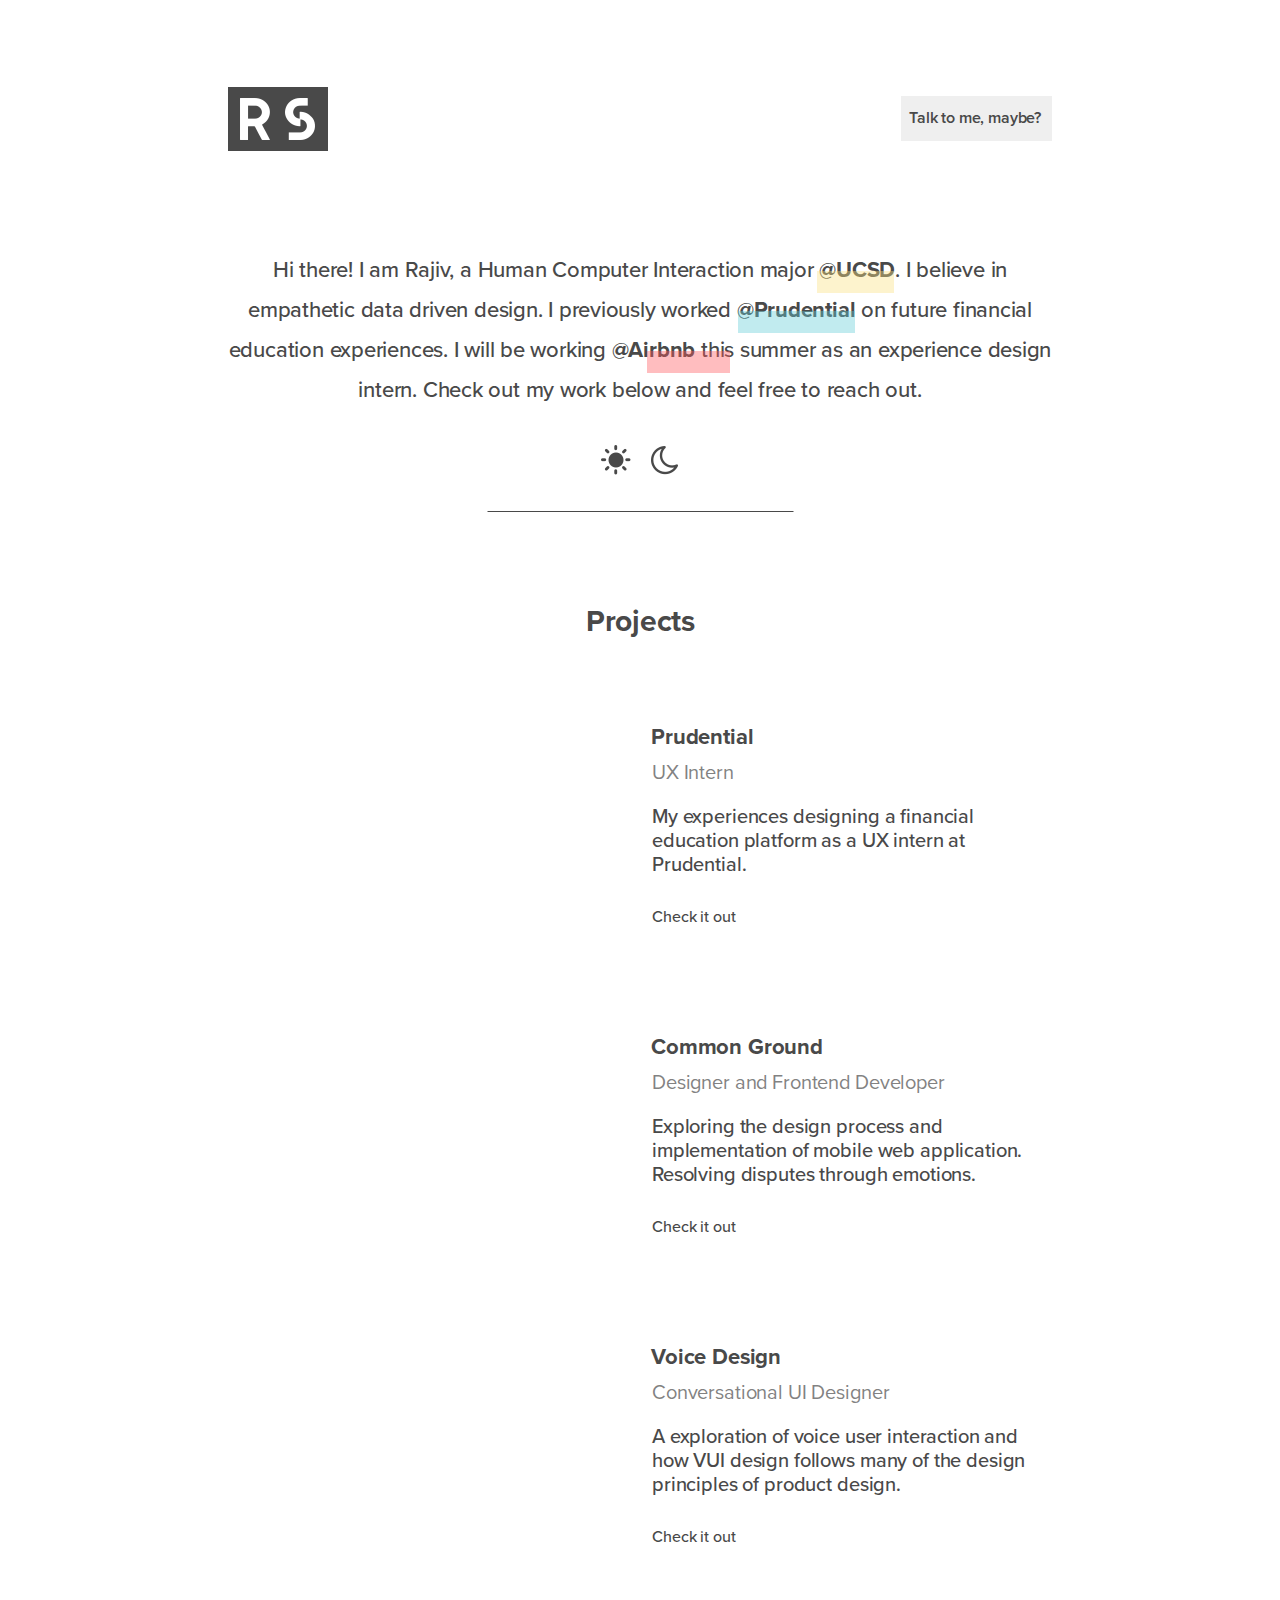
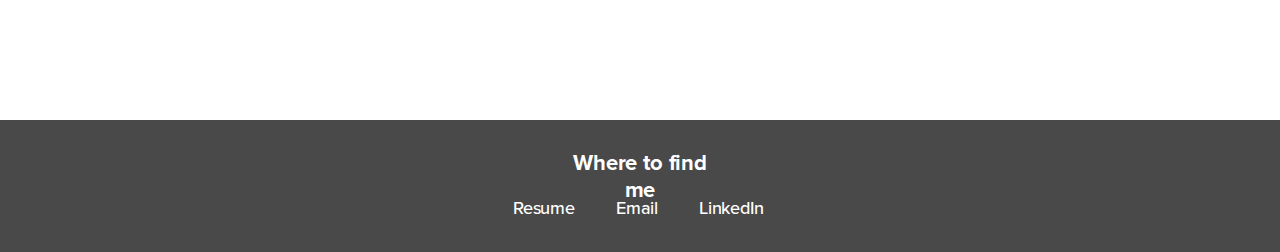
<file: index.html>
<!DOCTYPE html>
<html>
    <head>
        <link href="./img/favicon.png" rel="shortcut icon"/>
        <meta charset="utf-8"/>
        <meta content="width=device-width, initial-scale=1.0, maximum-scale=1.0" name="viewport"/>
        <title>
            Rajiv Sancheti | Portfolio
        </title>
        <meta content="Portfolio" name="description"/>
        <link href="./css/home.css" rel="stylesheet" type="text/css"/>
        <meta content="Launchpad by Anima" name="author">
        </meta>
    </head>
    <body style="margin: 0;
 background: rgba(255, 255, 255, 1.0);">
        <input id="anPageName" name="page" type="hidden" value="home"/>
        <div class="bp2-homemobile">
            <div style="width: 320px; height: 100%; position:relative; margin:auto;">
                <div class="bp2-footermobile">
                    <div class="bp2-rectangle">
                    </div>
                    <div class="bp2-links">
                        <a href="https://www.linkedin.com/in/rajivsancheti/" target="_blank">
                            <div class="bp2-linkedin">
                                LinkedIn
                            </div>
                        </a>
                        <a href="mailto:sancheti.rajiv@gmail.com">
                            <div class="bp2-email">
                                Email
                            </div>
                        </a>
                        <a href="https://drive.google.com/file/d/1mlLxyJ36N2Ns9GRoTrlxzjDXFvxKzdkW/view?usp=sharing" target="_blank">
                            <div class="bp2-resume">
                                Resume
                            </div>
                        </a>
                    </div>
                    <div class="bp2-wheretofindme">
                        Where to find me
                    </div>
                </div>
                <div class="bp2-voicedesignproject">
                    <a href="https://blog.prototypr.io/the-future-of-voice-assistants-cc0c4c923b67" target="_blank">
                        <div class="bp2-checkitout">
                            Check it out
                        </div>
                    </a>
                    <div class="bp2-description">
                        A exploration of voice user interaction and how VUI design follows many of the design principles of product design.
                    </div>
                    <div class="bp2-conversationaluide">
                        Conversational UI Designer
                    </div>
                    <div class="bp2-voicedesign">
                        Voice Design
                    </div>
                    <a href="https://blog.prototypr.io/the-future-of-voice-assistants-cc0c4c923b67" target="_blank">
                        <img anima-show-on-scroll="" anima-src="./img/homemobile-voicecoverimagemobile@2x.png" class="bp2-voicecoverimagemobile bp2-anima-animate-enter3" src="[data-uri]"/>
                    </a>
                </div>
                <div class="bp2-commonground">
                    <a href="commongroundmobile.html">
                        <div class="bp2-checkitout">
                            Check it out
                        </div>
                    </a>
                    <div class="bp2-description">
                        Exploring the design process and implementation of mobile web application. Resolving disputes through emotions.
                    </div>
                    <div class="bp2-designerandfronten">
                        Designer and Frontend Dev
                    </div>
                    <div class="bp2-commongroud">
                        Common Groud
                    </div>
                    <a href="commongroundmobile.html">
                        <img anima-show-on-scroll="" anima-src="./img/homedarkmodemobile-commongroundcoverimagemobile@2x.png" class="bp2-commongroundcoverimagemobile bp2-anima-animate-enter4" src="[data-uri]"/>
                    </a>
                </div>
                <div class="bp2-prudential">
                    <a href="prudential.html">
                        <div class="bp2-checkitout">
                            Check it out
                        </div>
                    </a>
                    <div class="bp2-description">
                        My experiences designing a financial education platform as a UX intern at Prudential.
                    </div>
                    <div class="bp2-titlerole">
                        UX Intern
                    </div>
                    <div class="bp2-projectname">
                        Prudential
                    </div>
                    <a href="prudential.html">
                        <img anima-show-on-scroll="" anima-src="./img/homedarkmodemobile-prudentialcoverimagemobile@2x.png" class="bp2-prudentialcoverimagemobile bp2-anima-animate-enter5" src="[data-uri]"/>
                    </a>
                </div>
                <img anima-src="./img/homemobile-divider@2x.png" class="bp2-divider" src="[data-uri]"/>
                <div class="bp2-colorschemebuttons">
                    <img anima-src="./img/homemobile-light-mode@2x.png" class="bp2-lightmode" src="[data-uri]"/>
                    <a href="homedarkmode.html">
                        <img anima-src="./img/homemobile-dark-mode@2x.png" class="bp2-darkmode" src="[data-uri]"/>
                    </a>
                </div>
                <style>
                    .bp2-homemobile .bp2-aboutme-lqfD * {
                        box-sizing          : border-box;
                    }
                    .bp2-homemobile .bp2-aboutme-lqfD {
                        pointer-events      : none;
                        background-color    : rgba(255,255,255,0.0);
                        top                 : 125px;
                        height              : 272px;
                        width               : 310px;
                        position            : absolute;
                        margin              : 0;
                        left                : 5px;
                        -ms-transform       : rotate(0deg); /* IE 9 */
                        -webkit-transform   : rotate(0deg); /* Chrome, Safari, Opera */
                        transform           : rotate(0deg);
                    }
                    .bp2-homemobile .bp2-aboutme-lqfD .bp2-hithereiamrajiv {
                        pointer-events      : none;
                        background-color    : rgba(255,255,255,0.0);
                        top                 : 0px;
                        height              : 100%;
                        width               : 100%;
                        position            : absolute;
                        margin              : 0;
                        left                : 0px;
                        -ms-transform       : rotate(0deg); /* IE 9 */
                        -webkit-transform   : rotate(0deg); /* Chrome, Safari, Opera */
                        transform           : rotate(0deg);
                        font-family         : "ProximaNova-Medium", Helvetica, Arial, serif;
                        font-size           : 16.0px;
                        color               : rgba(73, 73, 73, 1.0);
                        text-align          : left;
                        letter-spacing      : -0.19px;
                        line-height         : 34.0px;
                    }
                </style>
                <div id="8vC33xZ">
                    <div class="bp2-aboutme bp2-aboutme-lqfD component state1" data-initial-state="state1">
                        <div class="bp2-hithereiamrajiv">
                            <span class="bp2-span1">
                                Hi there! I am Rajiv, a Human Computer Interaction major
                            </span>
                            <span class="bp2-span2">
                                @UCSD
                            </span>
                            <span class="bp2-span3">
                                . I believe in empathetic data driven design. I previously worked
                            </span>
                            <span class="bp2-span4">
                                @Prudential
                            </span>
                            <span class="bp2-span5">
                                on future financial education experiences. I will be working
                            </span>
                            <span class="bp2-span6">
                                @Airbnb
                            </span>
                            <span class="bp2-span7">
                                this summer as an experience design intern. Check out my work below and feel free to reach out.
                            </span>
                        </div>
                    </div>
                </div>
                <script>
                    if (typeof String.prototype.endsWith !== 'function') {
                        String.prototype.endsWith = function(suffix) {
                            return this.indexOf(suffix, this.length - suffix.length) !== -1;
                        };
                    }
                    if (!String.prototype.startsWith) {
                        String.prototype.startsWith = function(searchString, position) {
                            position = position || 0;
                            return this.indexOf(searchString, position) === position;
                        };
                    }
                    if (!Array.prototype.forEach) {
                        Array.prototype.forEach = function(callback) {
                            var T, k;
                            if (this == null) {
                                throw new TypeError('this is null or not defined');
                            }
                            var O = Object(this);
                            var len = O.length >>> 0;
                            if (typeof callback !== 'function') {
                                throw new TypeError(callback + ' is not a function');
                            }
                            if (arguments.length > 1) {
                                T = arguments[1];
                            }
                            k = 0;
                            while (k < len) {
                                var kValue;
                                if (k in O) {
                                    kValue = O[k];
                                    callback.call(T, kValue, k, O);
                                }
                                k++;
                            }
                        };
                    }
                    function toArray(obj) {
                        var array = [];
                        for (var i = obj.length >>> 0; i--; ) {
                            array[i] = obj[i];
                        }
                        return array;
                    }
                    function addClass(object, className) {
                        object.classList ? object.classList.add(className) : object.className += ' ' + className;
                    }
                    function removeAllClassesButFirst(component, skipClass) {
                        var classList = component.classList;
                        var componentClass = classList.item(0);
                        var toRemove = [];
                        var beforeComponent = true;
                        toArray(classList).forEach(function(className) {
                            beforeComponent = beforeComponent && className != 'component';
                            if (className != skipClass && className != componentClass && className != 'component' && !beforeComponent) {
                                toRemove.push(className);
                            }
                        });
                        toRemove.forEach(function(className) {
                            classList.remove(className);
                        });
                    }
                    function applyState(component, stateClass) {
                        var componentClass = component.classList.item(0);
                        component.className = componentClass;
                        component.classList.add(stateClass);
                    }
                    function isCurrentState(component, state) {
                        var classList = component.classList;
                        var rv = false;
                        toArray(classList).forEach(function(className) {
                            if (className.endsWith(state)) {
                                rv = true;
                            }
                        });
                        return rv;
                    }
                    function whichTransitionEvent() {
                        var t, el = document.createElement("fakeelement");
                        var transitions = {
                            "transition": "transitionend",
                            "OTransition": "oTransitionEnd",
                            "MozTransition": "transitionend",
                            "WebkitTransition": "webkitTransitionEnd"
                        };
                        for (t in transitions) {
                            if (el.style[t] !== undefined) {
                                return transitions[t];
                            }
                        }
                    }
                    var transitionEvent = whichTransitionEvent();
                    function mouseleaveaboutMelqfD8vC33xZ1Handler(event) {
                        var component = document.querySelector('.bp2-homemobile .bp2-aboutme-lqfD');
                        if (isCurrentState(component, 'state2')) {
                            try {
                                setTimeout(function() {
                                    var component = document.querySelector('.bp2-homemobile .bp2-aboutme-lqfD');
                                    component.addEventListener(transitionEvent, transitionaboutMelqfD8vC33xZstate2tostate1EndedHandler);
                                    removeAllClassesButFirst(component, 'state2-to-state1');
                                    addClass(component, 'state1');
                                    addClass(component, 'state2-to-state1');
                                }, 0);
                            } catch (e) {
                                console.log(e);
                            }
                        }
                    }
                    function transitionaboutMelqfD8vC33xZstate2tostate1EndedHandler(event) {
                        if (event.target.className.trim() == 'bp2-ucsdlink1' || event.target.className.startsWith('bp2-ucsdlink1 ')) {
                            var component = document.querySelector('.bp2-homemobile .bp2-aboutme-lqfD');
                            component.removeEventListener(transitionEvent, transitionaboutMelqfD8vC33xZstate2tostate1EndedHandler);
                        }
                    }
                    child = document.querySelector('None');
                    if (child) {
                        child.addEventListener('mouseleave', mouseleaveaboutMelqfD8vC33xZ1Handler);
                    } else {
                        console.log('Could not find element at: None');
                    }
                    function mouseenteraboutMelqfD8vC33xZ2Handler(event) {
                        var component = document.querySelector('.bp2-homemobile .bp2-aboutme-lqfD');
                        if (isCurrentState(component, 'state1')) {
                            try {
                                setTimeout(function() {
                                    var component = document.querySelector('.bp2-homemobile .bp2-aboutme-lqfD');
                                    component.addEventListener(transitionEvent, transitionaboutMelqfD8vC33xZstate1tostate2EndedHandler);
                                    removeAllClassesButFirst(component, 'state1-to-state2');
                                    addClass(component, 'state2');
                                    addClass(component, 'state1-to-state2');
                                }, 0);
                            } catch (e) {
                                console.log(e);
                            }
                        }
                    }
                    function mouseenteraboutMelqfD8vC33xZ2Handler(event) {
                        var component = document.querySelector('.bp2-homemobile .bp2-aboutme-lqfD');
                        if (isCurrentState(component, 'state1')) {
                            try {
                                setTimeout(function() {
                                    var component = document.querySelector('.bp2-homemobile .bp2-aboutme-lqfD');
                                    component.addEventListener(transitionEvent, transitionaboutMelqfD8vC33xZstate1tostate2EndedHandler);
                                    removeAllClassesButFirst(component, 'state1-to-state2');
                                    addClass(component, 'state2');
                                    addClass(component, 'state1-to-state2');
                                }, 0);
                            } catch (e) {
                                console.log(e);
                            }
                        }
                    }
                    function transitionaboutMelqfD8vC33xZstate1tostate2EndedHandler(event) {
                        if (event.target.className.trim() == 'bp2-ucsdlink1' || event.target.className.startsWith('bp2-ucsdlink1 ')) {
                            var component = document.querySelector('.bp2-homemobile .bp2-aboutme-lqfD');
                            component.removeEventListener(transitionEvent, transitionaboutMelqfD8vC33xZstate1tostate2EndedHandler);
                        }
                    }
                    child = document.querySelector('None');
                    if (child) {
                        child.addEventListener('mouseenter', mouseenteraboutMelqfD8vC33xZ2Handler);
                    } else {
                        console.log('Could not find element at: None');
                    }
                    child = document.querySelector('None');
                    if (child) {
                        child.addEventListener('mouseenter', mouseenteraboutMelqfD8vC33xZ2Handler);
                    } else {
                        console.log('Could not find element at: None');
                    }
                    function resetaboutMelqfD8vC33xZ() {
                        var component = document.querySelector('.bp2-homemobile .bp2-aboutme-lqfD');
                        if (!component) {
                            return;
                        }
                        component.addEventListener(transitionEvent, transitionaboutMelqfD8vC33xZstate1tostate2EndedHandler);
                        removeAllClassesButFirst(component, 'state1-to-state2');
                        addClass(component, 'state2');
                        addClass(component, 'state1-to-state2');
                    }
                    function mouseleaveaboutMelqfD8vC33xZ3Handler(event) {
                        var component = document.querySelector('.bp2-homemobile .bp2-aboutme-lqfD');
                        if (isCurrentState(component, 'state3')) {
                            try {
                                setTimeout(function() {
                                    var component = document.querySelector('.bp2-homemobile .bp2-aboutme-lqfD');
                                    component.addEventListener(transitionEvent, transitionaboutMelqfD8vC33xZstate3tostate1EndedHandler);
                                    removeAllClassesButFirst(component, 'state3-to-state1');
                                    addClass(component, 'state1');
                                    addClass(component, 'state3-to-state1');
                                }, 0);
                            } catch (e) {
                                console.log(e);
                            }
                        }
                    }
                    function transitionaboutMelqfD8vC33xZstate3tostate1EndedHandler(event) {
                        if (event.target.className.trim() == 'bp2-prudentiallink' || event.target.className.startsWith('bp2-prudentiallink ')) {
                            var component = document.querySelector('.bp2-homemobile .bp2-aboutme-lqfD');
                            component.removeEventListener(transitionEvent, transitionaboutMelqfD8vC33xZstate3tostate1EndedHandler);
                        }
                    }
                    child = document.querySelector('None');
                    if (child) {
                        child.addEventListener('mouseleave', mouseleaveaboutMelqfD8vC33xZ3Handler);
                    } else {
                        console.log('Could not find element at: None');
                    }
                    function mouseenteraboutMelqfD8vC33xZ4Handler(event) {
                        var component = document.querySelector('.bp2-homemobile .bp2-aboutme-lqfD');
                        if (isCurrentState(component, 'state1')) {
                            try {
                                setTimeout(function() {
                                    var component = document.querySelector('.bp2-homemobile .bp2-aboutme-lqfD');
                                    component.addEventListener(transitionEvent, transitionaboutMelqfD8vC33xZstate1tostate3EndedHandler);
                                    removeAllClassesButFirst(component, 'state1-to-state3');
                                    addClass(component, 'state3');
                                    addClass(component, 'state1-to-state3');
                                }, 0);
                            } catch (e) {
                                console.log(e);
                            }
                        }
                    }
                    function transitionaboutMelqfD8vC33xZstate1tostate3EndedHandler(event) {
                        if (event.target.className.trim() == 'bp2-prudentiallink' || event.target.className.startsWith('bp2-prudentiallink ')) {
                            var component = document.querySelector('.bp2-homemobile .bp2-aboutme-lqfD');
                            component.removeEventListener(transitionEvent, transitionaboutMelqfD8vC33xZstate1tostate3EndedHandler);
                        }
                    }
                    child = document.querySelector('None');
                    if (child) {
                        child.addEventListener('mouseenter', mouseenteraboutMelqfD8vC33xZ4Handler);
                    } else {
                        console.log('Could not find element at: None');
                    }
                    function resetaboutMelqfD8vC33xZ() {
                        var component = document.querySelector('.bp2-homemobile .bp2-aboutme-lqfD');
                        if (!component) {
                            return;
                        }
                        component.addEventListener(transitionEvent, transitionaboutMelqfD8vC33xZstate1tostate3EndedHandler);
                        removeAllClassesButFirst(component, 'state1-to-state3');
                        addClass(component, 'state3');
                        addClass(component, 'state1-to-state3');
                    }
                    function mouseleaveaboutMelqfD8vC33xZ5Handler(event) {
                        var component = document.querySelector('.bp2-homemobile .bp2-aboutme-lqfD');
                        if (isCurrentState(component, 'state4')) {
                            try {
                                setTimeout(function() {
                                    var component = document.querySelector('.bp2-homemobile .bp2-aboutme-lqfD');
                                    component.addEventListener(transitionEvent, transitionaboutMelqfD8vC33xZstate4tostate1EndedHandler);
                                    removeAllClassesButFirst(component, 'state4-to-state1');
                                    addClass(component, 'state1');
                                    addClass(component, 'state4-to-state1');
                                }, 0);
                            } catch (e) {
                                console.log(e);
                            }
                        }
                    }
                    function transitionaboutMelqfD8vC33xZstate4tostate1EndedHandler(event) {
                        if (event.target.className.trim() == 'bp2-airbnblink' || event.target.className.startsWith('bp2-airbnblink ')) {
                            var component = document.querySelector('.bp2-homemobile .bp2-aboutme-lqfD');
                            component.removeEventListener(transitionEvent, transitionaboutMelqfD8vC33xZstate4tostate1EndedHandler);
                        }
                    }
                    child = document.querySelector('None');
                    if (child) {
                        child.addEventListener('mouseleave', mouseleaveaboutMelqfD8vC33xZ5Handler);
                    } else {
                        console.log('Could not find element at: None');
                    }
                    function mouseenteraboutMelqfD8vC33xZ6Handler(event) {
                        var component = document.querySelector('.bp2-homemobile .bp2-aboutme-lqfD');
                        if (isCurrentState(component, 'state1')) {
                            try {
                                setTimeout(function() {
                                    var component = document.querySelector('.bp2-homemobile .bp2-aboutme-lqfD');
                                    component.addEventListener(transitionEvent, transitionaboutMelqfD8vC33xZstate1tostate4EndedHandler);
                                    removeAllClassesButFirst(component, 'state1-to-state4');
                                    addClass(component, 'state4');
                                    addClass(component, 'state1-to-state4');
                                }, 0);
                            } catch (e) {
                                console.log(e);
                            }
                        }
                    }
                    function transitionaboutMelqfD8vC33xZstate1tostate4EndedHandler(event) {
                        if (event.target.className.trim() == 'bp2-airbnblink' || event.target.className.startsWith('bp2-airbnblink ')) {
                            var component = document.querySelector('.bp2-homemobile .bp2-aboutme-lqfD');
                            component.removeEventListener(transitionEvent, transitionaboutMelqfD8vC33xZstate1tostate4EndedHandler);
                        }
                    }
                    child = document.querySelector('None');
                    if (child) {
                        child.addEventListener('mouseenter', mouseenteraboutMelqfD8vC33xZ6Handler);
                    } else {
                        console.log('Could not find element at: None');
                    }
                    function resetaboutMelqfD8vC33xZ() {
                        var component = document.querySelector('.bp2-homemobile .bp2-aboutme-lqfD');
                        if (!component) {
                            return;
                        }
                        component.addEventListener(transitionEvent, transitionaboutMelqfD8vC33xZstate1tostate4EndedHandler);
                        removeAllClassesButFirst(component, 'state1-to-state4');
                        addClass(component, 'state4');
                        addClass(component, 'state1-to-state4');
                    }
                </script>
                <div class="bp2-siteheadermobile">
                    <div class="bp2-background">
                    </div>
                    <a href="home.html">
                        <div class="bp2-siteheader">
                            <div class="bp2-rajivlogo">
                                <div class="bp2-background1">
                                </div>
                                <img anima-src="./img/homemobile-path@2x.png" class="bp2-path" src="[data-uri]"/>
                                <img anima-src="./img/homemobile-shape@2x.png" class="bp2-shape" src="[data-uri]"/>
                            </div>
                        </div>
                    </a>
                    <a href="mailto:sancheti.rajiv@gmail.com">
                        <div class="bp2-reachoutcta">
                            <div class="bp2-rectangle">
                            </div>
                            <div class="bp2-emaillink">
                                Talk to me, maybe?
                            </div>
                        </div>
                    </a>
                </div>
            </div>
        </div>
        <div class="bp1-home">
            <div style="width: 1024px; height: 100%; position:relative; margin:auto;">
                <div class="bp1-footer">
                    <div class="bp1-rectangle">
                    </div>
                    <div class="bp1-links">
                        <a href="https://www.linkedin.com/in/rajivsancheti/" target="_blank">
                            <div class="bp1-linkedin">
                                LinkedIn
                            </div>
                        </a>
                        <a href="mailto:sancheti.rajiv@gmail.com">
                            <div class="bp1-email">
                                Email
                            </div>
                        </a>
                        <a href="https://drive.google.com/file/d/1mlLxyJ36N2Ns9GRoTrlxzjDXFvxKzdkW/view?usp=sharing" target="_blank">
                            <div class="bp1-resume">
                                Resume
                            </div>
                        </a>
                    </div>
                    <div class="bp1-wheretofindme">
                        Where to find me
                    </div>
                </div>
                <div class="bp1-voicedesignproject">
                    <a href="https://blog.prototypr.io/the-future-of-voice-assistants-cc0c4c923b67" target="_blank">
                        <div class="bp1-checkitout">
                            Check it out
                        </div>
                    </a>
                    <div class="bp1-description">
                        A exploration of voice user interaction and how VUI design follows many of the design principles of product design.
                    </div>
                    <div class="bp1-conversationaluide">
                        Conversational UI Designer
                    </div>
                    <a href="https://blog.prototypr.io/the-future-of-voice-assistants-cc0c4c923b67" target="_blank">
                        <div class="bp1-projectname">
                            Voice Design
                        </div>
                    </a>
                    <a href="https://blog.prototypr.io/the-future-of-voice-assistants-cc0c4c923b67" target="_blank">
                        <img anima-show-on-scroll="" anima-src="./img/home-voicecoverimage@2x.png" class="bp1-voicecoverimage bp1-anima-animate-enter3" src="[data-uri]"/>
                    </a>
                </div>
                <div class="bp1-commonground">
                    <a href="commonground.html">
                        <div class="bp1-checkitout">
                            Check it out
                        </div>
                    </a>
                    <div class="bp1-description">
                        Exploring the design process and implementation of mobile web application. Resolving disputes through emotions.
                    </div>
                    <div class="bp1-titlerole">
                        Designer and Frontend Developer
                    </div>
                    <a href="commonground.html">
                        <div class="bp1-projectname">
                            Common Ground
                        </div>
                    </a>
                    <a href="commonground.html">
                        <img anima-show-on-scroll="" anima-src="./img/home-commongroundcoverimage@2x.png" class="bp1-commongroundcoverimage bp1-anima-animate-enter4" src="[data-uri]"/>
                    </a>
                </div>
                <div class="bp1-prudential">
                    <a href="prudential.html">
                        <div class="bp1-checkitout">
                            Check it out
                        </div>
                    </a>
                    <div class="bp1-description">
                        My experiences designing a financial education platform as a UX intern at Prudential.
                    </div>
                    <div class="bp1-titlerole">
                        UX Intern
                    </div>
                    <a href="prudential.html">
                        <div class="bp1-projectname">
                            Prudential
                        </div>
                    </a>
                    <a href="prudential.html">
                        <img anima-show-on-scroll="" anima-src="./img/home-prudentialcoverimage@2x.png" class="bp1-prudentialcoverimage bp1-anima-animate-enter5" src="[data-uri]"/>
                    </a>
                </div>
                <div class="bp1-projectstitle">
                    Projects
                </div>
                <img anima-src="./img/home-divider.png" class="bp1-divider" src="[data-uri]"/>
                <div class="bp1-colorschemebuttons">
                    <img anima-src="./img/home-light-mode@2x.png" class="bp1-lightmode" src="[data-uri]"/>
                    <a href="homedarkmode.html">
                        <img anima-src="./img/home-dark-mode@2x.png" class="bp1-darkmode" src="[data-uri]"/>
                    </a>
                </div>
                <div class="bp1-aboutme">
                    <div class="bp1-abouttext">
                        <span class="bp1-span1">Hi there! I am Rajiv, a Human Computer Interaction major </span><span class="bp1-span2">@UCSD</span><span class="bp1-span3">. I believe in empathetic data driven design. I previously worked </span><span class="bp1-span4">@Prudential</span><span class="bp1-span5"> on future financial education experiences. I will be working </span><span class="bp1-span6">@Airbnb</span><span class="bp1-span7"> this summer as an experience design intern. Check out my work below and feel free to reach out. </span>
                    </div>
                    <a href="https://airbnb.design" target="_blank">
                        <div class="bp1-airbnblink">
                        </div>
                    </a>
                    <a href="prudential.html">
                        <div class="bp1-prudentiallink">
                        </div>
                    </a>
                    <a href="https://designlab.ucsd.edu" target="_blank">
                        <div class="bp1-ucsdlink">
                        </div>
                    </a>
                </div>
                <div class="bp1-siteheader">
                    <div class="bp1-background">
                    </div>
                    <a href="mailto:sancheti.rajiv@gmail.com">
                        <div class="bp1-reachoutcta">
                            <div class="bp1-rectangle">
                            </div>
                            <div class="bp1-emaillink">
                                Talk to me, maybe?
                            </div>
                        </div>
                    </a>
                    <a href="home.html">
                        <img anima-src="./img/home-rajiv-logo@2x.png" class="bp1-rajivlogo" src="[data-uri]"/>
                    </a>
                </div>
            </div>
        </div>
        <!-- Scripts -->
        <script>
            anima_isHidden = function(e) {
                if (!(e instanceof HTMLElement)) return !1;
                if (getComputedStyle(e).display == "none") return !0; else if (e.parentNode && anima_isHidden(e.parentNode)) return !0;
                return !1;
            };
            anima_loadAsyncSrcForTag = function(tag) {
                var elements = document.getElementsByTagName(tag);
                var toLoad = [];
                for (var i = 0; i < elements.length; i++) {
                    var e = elements[i];
                    var src = e.getAttribute("src");
                    var loaded = (src != undefined && src.length > 0 && src != '[data-uri]');
                    if (loaded) continue;
                    var asyncSrc = e.getAttribute("anima-src");
                    if (asyncSrc == undefined || asyncSrc.length == 0) continue;
                    if (anima_isHidden(e)) continue;
                    toLoad.push(e);
                }
                toLoad.sort(function(a, b) {
                    return anima_getTop(a) - anima_getTop(b);
                });
                for (var i = 0; i < toLoad.length; i++) {
                    var e = toLoad[i];
                    var asyncSrc = e.getAttribute("anima-src");
                    e.setAttribute("src", asyncSrc);
                }
            };
            anima_pauseHiddenVideos = function(tag) {
                var elements = document.getElementsByTagName("video");
                for (var i = 0; i < elements.length; i++) {
                    var e = elements[i];
                    var isPlaying = !!(e.currentTime > 0 && !e.paused && !e.ended && e.readyState > 2);
                    var isHidden = anima_isHidden(e);
                    if (!isPlaying && !isHidden && e.getAttribute("autoplay") == "autoplay") {
                        e.play();
                    } else if (isPlaying && isHidden) {
                        e.pause();
                    }
                }
            };
            anima_loadAsyncSrc = function(tag) {
                anima_loadAsyncSrcForTag("img");
                anima_loadAsyncSrcForTag("iframe");
                anima_loadAsyncSrcForTag("video");
                anima_pauseHiddenVideos();
            };
            var anima_getTop = function(e) {
                var top = 0;
                do {
                    top += e.offsetTop || 0;
                    e = e.offsetParent;
                } while (e);
                return top;
            };
            anima_loadAsyncSrc();
            anima_old_onResize = window.onresize;
            anima_new_onResize = undefined;
            anima_updateOnResize = function() {
                if (anima_new_onResize == undefined || window.onresize != anima_new_onResize) {
                    anima_new_onResize = function(x) {
                        if (anima_old_onResize != undefined) anima_old_onResize(x);
                        anima_loadAsyncSrc();
                    };
                    window.onresize = anima_new_onResize;
                    setTimeout(function() {
                        anima_updateOnResize();
                    }, 3000);
                }
            };
            anima_updateOnResize();
            setTimeout(function() {
                anima_loadAsyncSrc();
            }, 200);
        </script>
        <script>
            function AnimaShowOnScroll() {
                this.toShow = [];
                this.nextEventY = undefined;
            }
            AnimaShowOnScroll.prototype.show = function(e) {
                e.style.display = "";
            };
            AnimaShowOnScroll.prototype.hide = function(e) {
                e.style.display = "none";
            };
            AnimaShowOnScroll.prototype.getTop = function(e) {
                if (e.animaTop != undefined && e.animaTop != 0) {
                    return e.animaTop;
                }
                var top = 0;
                var iter = e;
                do {
                    top += iter.offsetTop || 0;
                    iter = iter.offsetParent;
                } while (iter);
                e.animaTop = top;
                return top;
            };
            AnimaShowOnScroll.prototype.onScroll = function() {
                var screenBottom = window.pageYOffset + window.innerHeight;
                if (this.nextEventY == undefined || this.nextEventY > screenBottom) {
                    return;
                }
                this.nextEventY = undefined;
                for (var i = 0; i < this.toShow.length; i++) {
                    var e = this.toShow[i];
                    var top = this.getTop(e);
                    if (top < screenBottom) {
                        this.show(e);
                        this.toShow.shift();
                        i--;
                    } else {
                        this.nextEventY = top;
                        break;
                    }
                }
            };
            AnimaShowOnScroll.prototype.resetScrolling = function() {
                var screenBottom = window.pageYOffset + window.innerHeight;
                for (var i = 0; i < this.toShow.length; i++) {
                    var e = this.toShow[i];
                    this.show(e);
                }
                this.toShow = [];
                this.nextEventY == undefined;
                var itemsToShowOnScroll = Array.prototype.slice.call(document.getElementsByTagName("*"));
                itemsToShowOnScroll = itemsToShowOnScroll.filter(function(e) {
                    return e.getAttribute("anima-show-on-scroll") != undefined;
                });
                var getTop = this.getTop;
                itemsToShowOnScroll.sort(function(a, b) {
                    return getTop(a) - getTop(b);
                });
                for (var i = 0; i < itemsToShowOnScroll.length; i++) {
                    var e = itemsToShowOnScroll[i];
                    var top = this.getTop(e);
                    if (top < screenBottom) {
                        continue;
                    }
                    this.toShow.push(e);
                    this.hide(e);
                    this.nextEventY = this.nextEventY != undefined ? this.nextEventY : top;
                }
            };
            AnimaShowOnScroll.prototype.handleEvent = function(e) {
                switch (e.type) {
                    case "scroll":
                        this.onScroll();
                        break;
                    case "resize":
                        this.resetScrolling();
                        break;
                }
            };
            AnimaShowOnScroll.prototype.init = function() {
                this.resetScrolling();
                window.addEventListener("scroll", this);
                window.addEventListener("resize", this);
            };
            setTimeout(function() {
                var animaShowOnScroll = new AnimaShowOnScroll();
                animaShowOnScroll.init();
            }, 250);
        </script>
        <!-- End of Scripts -->
    </body>
</html>
</file>
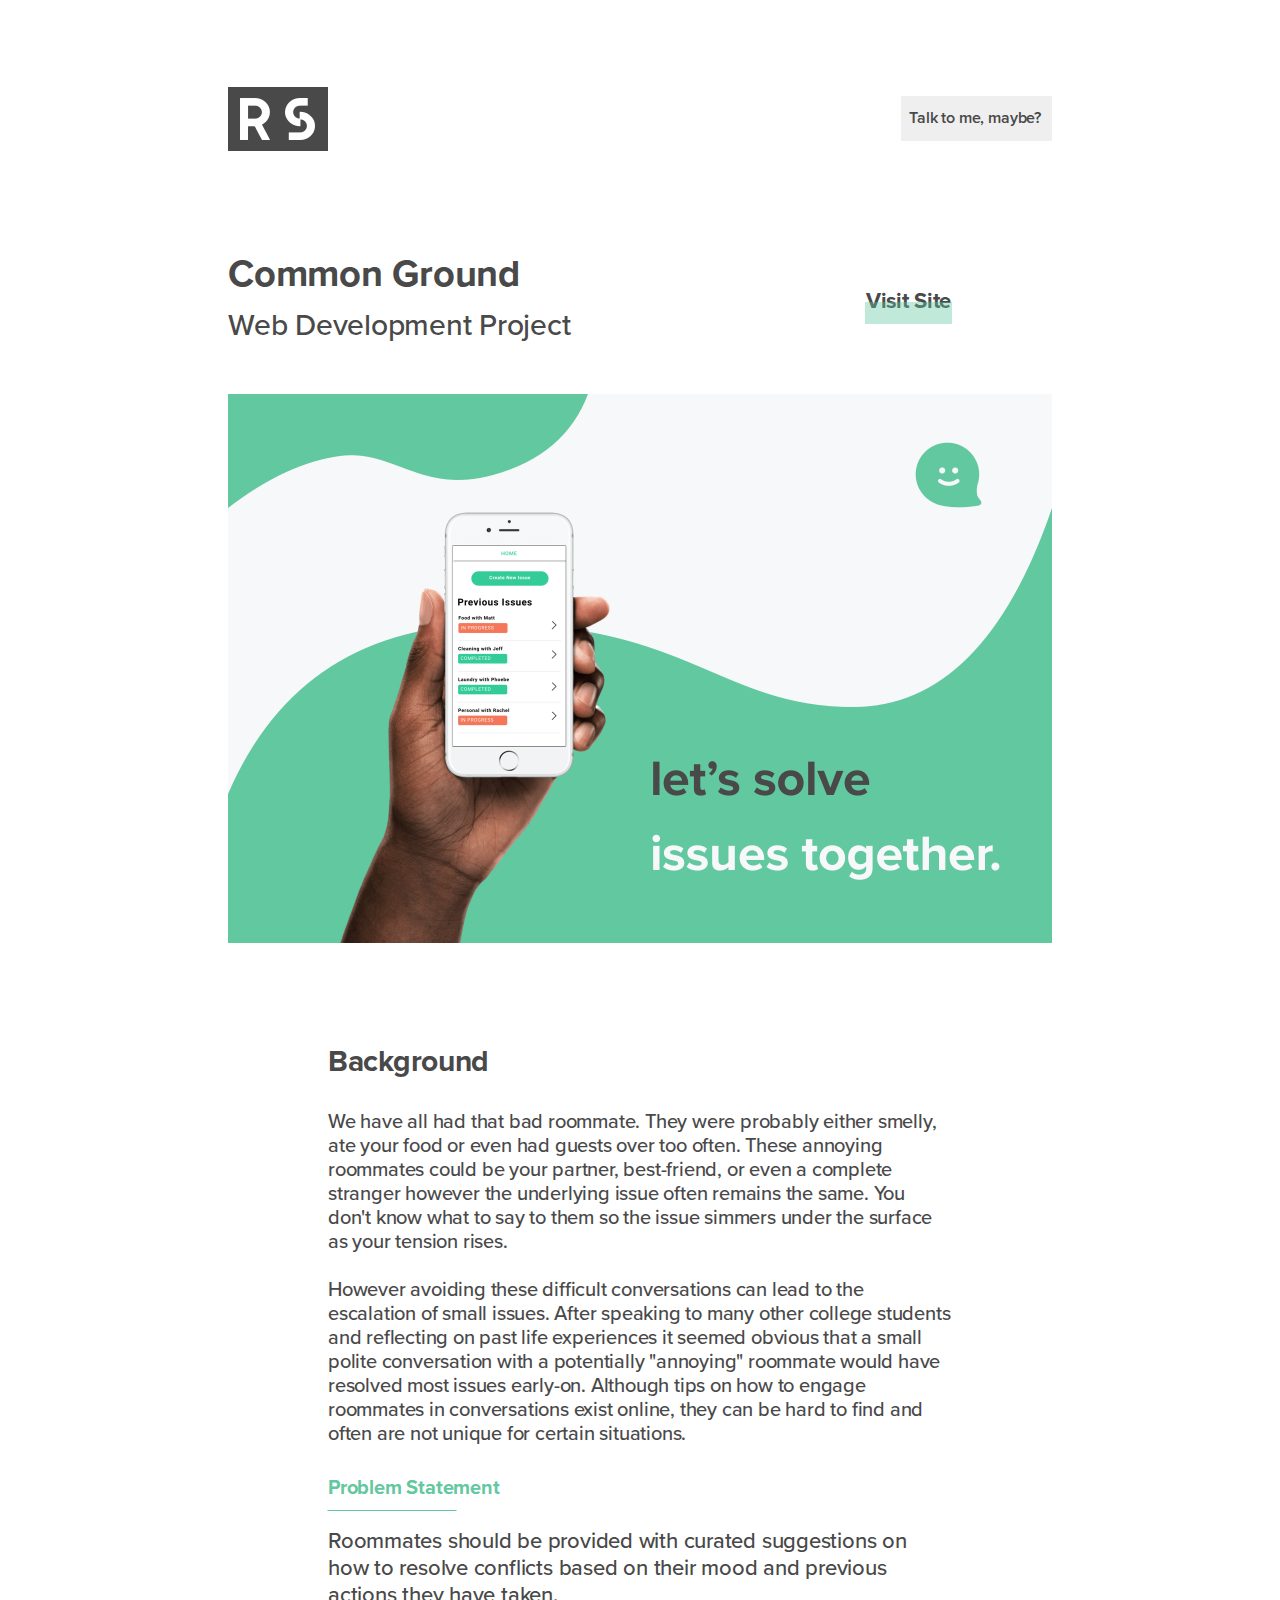
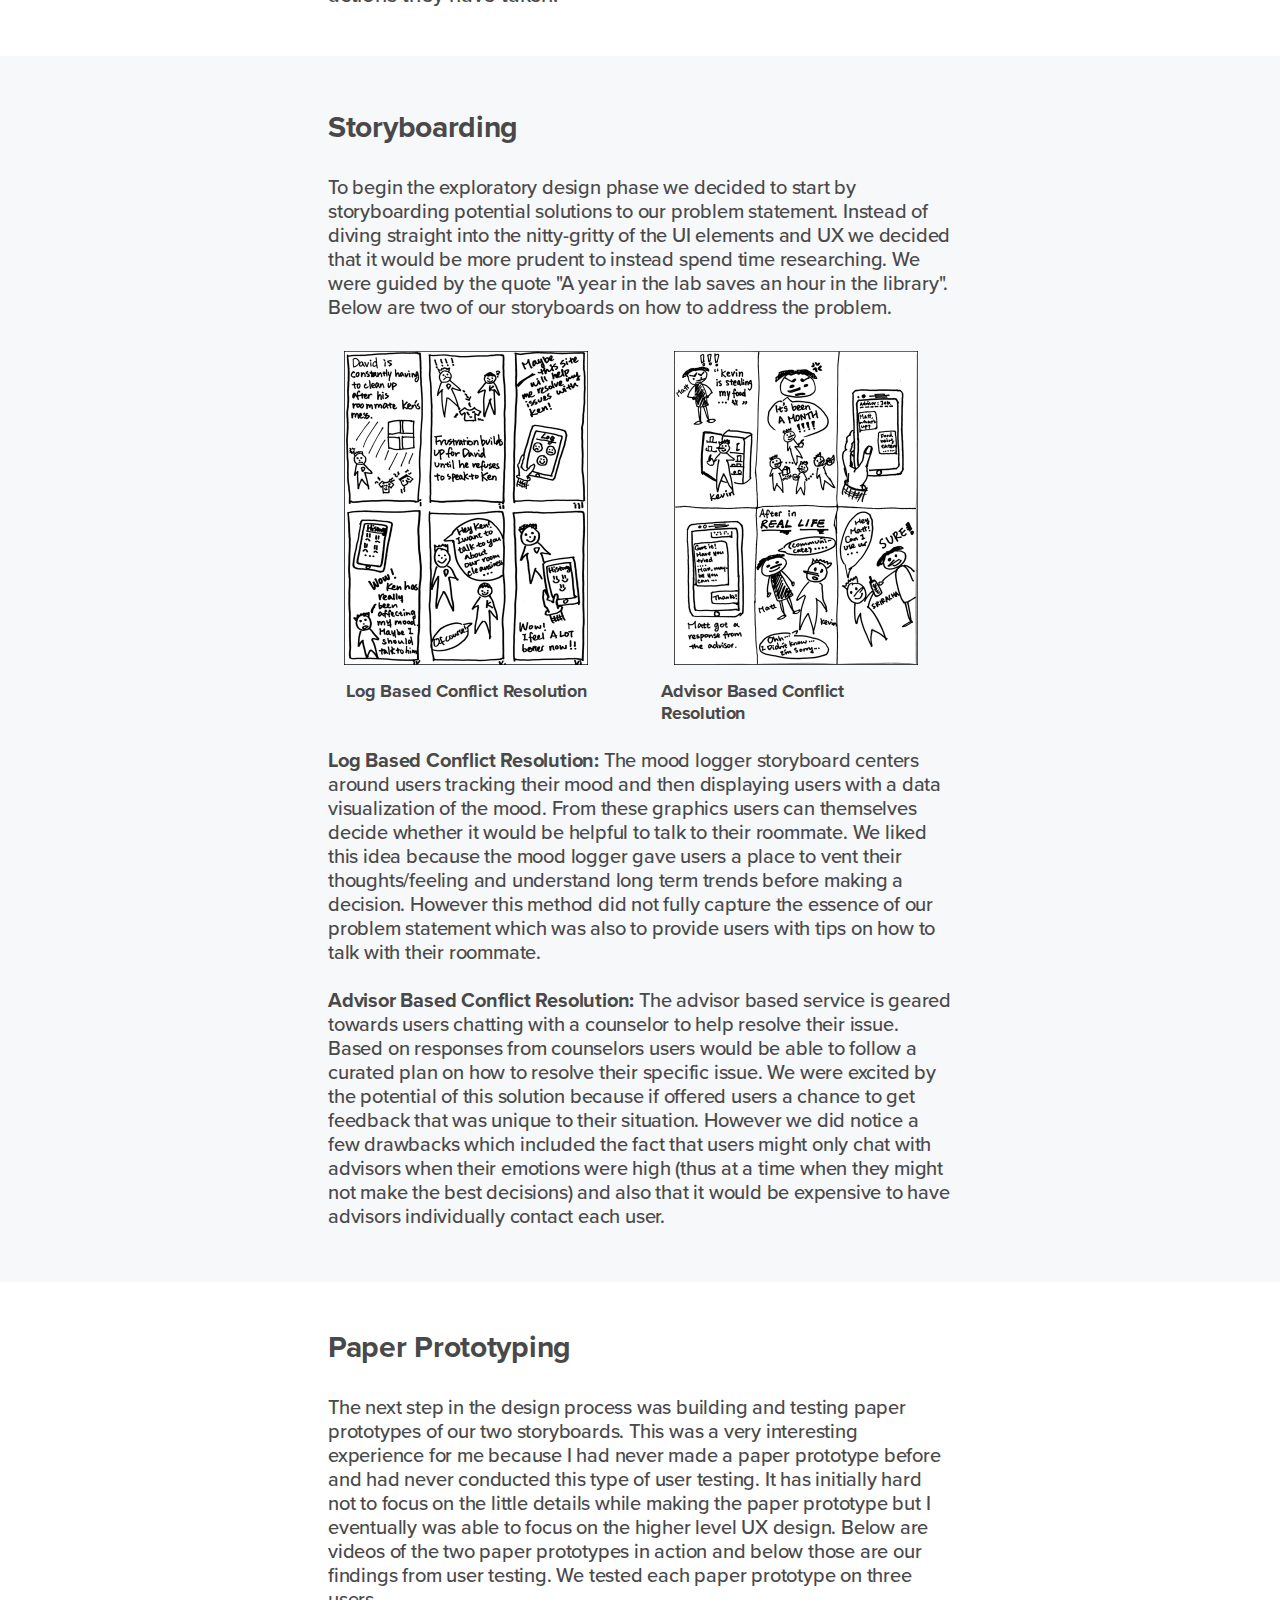
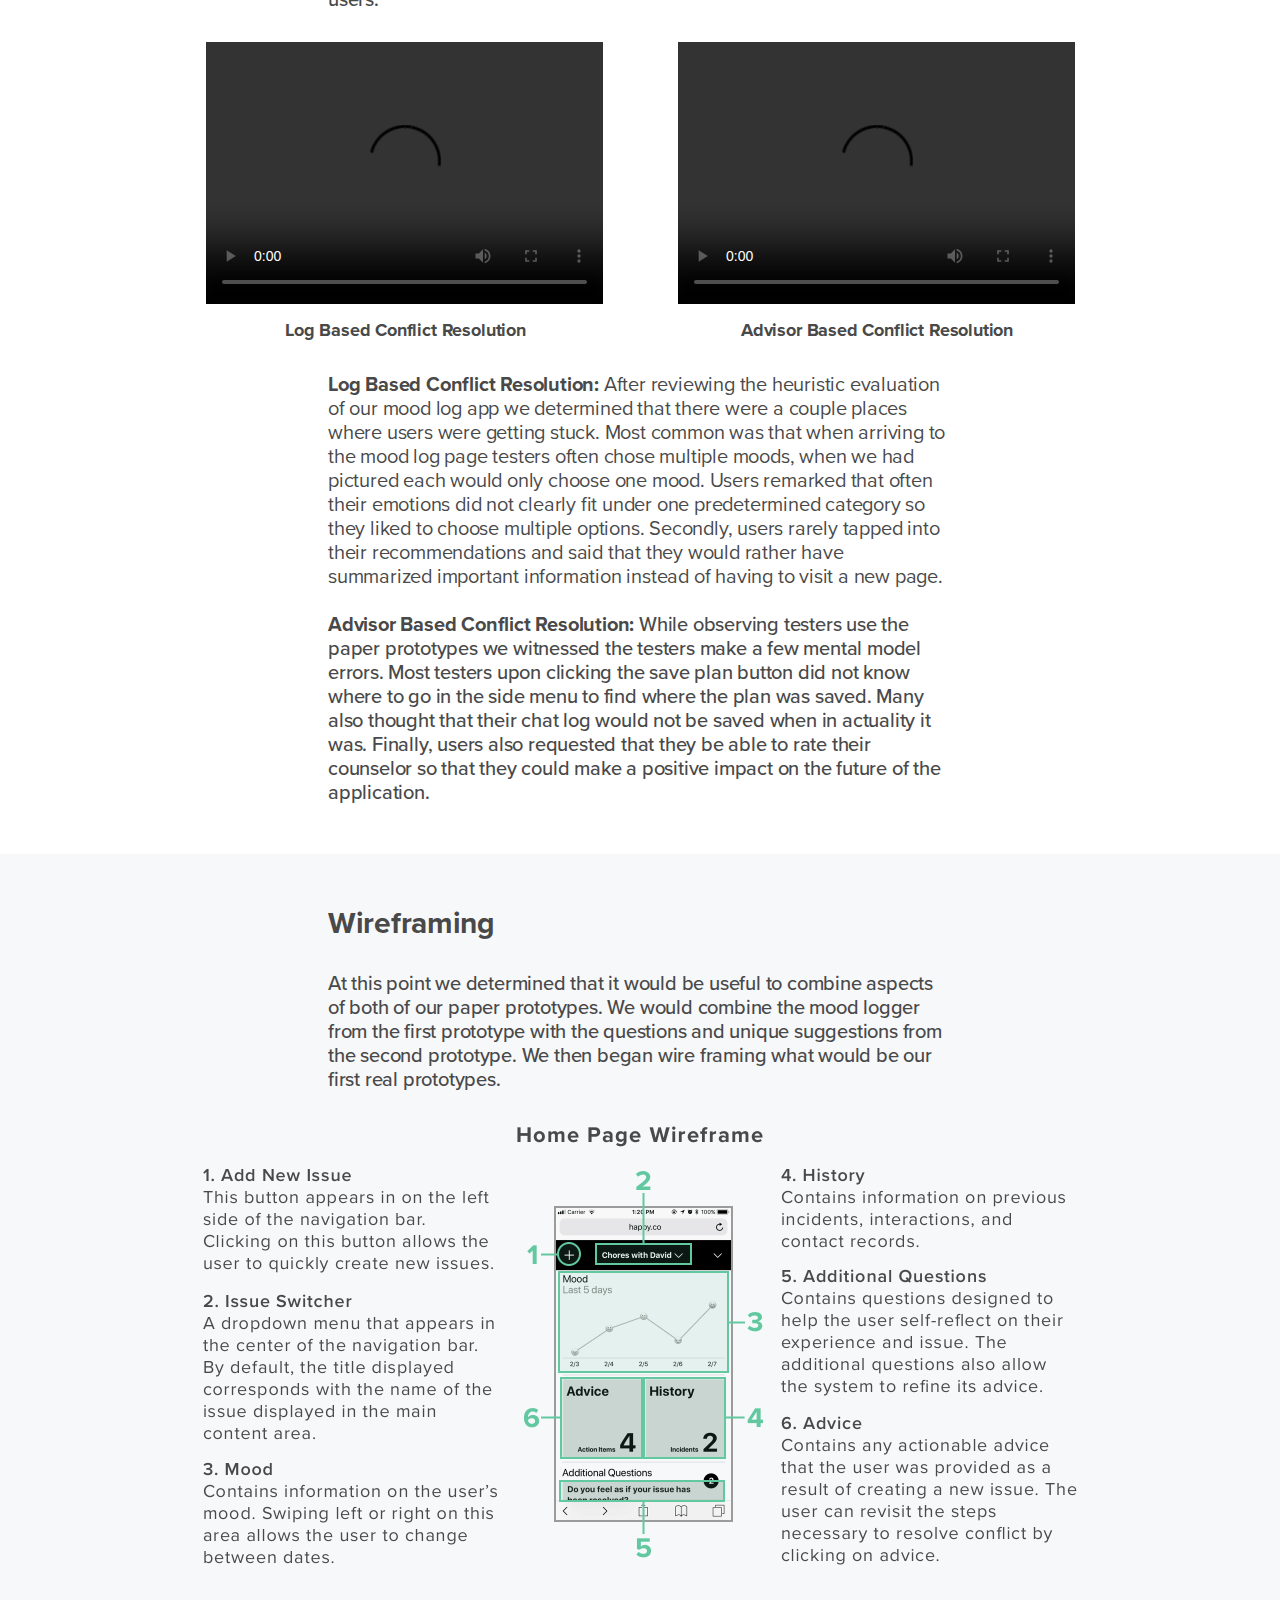
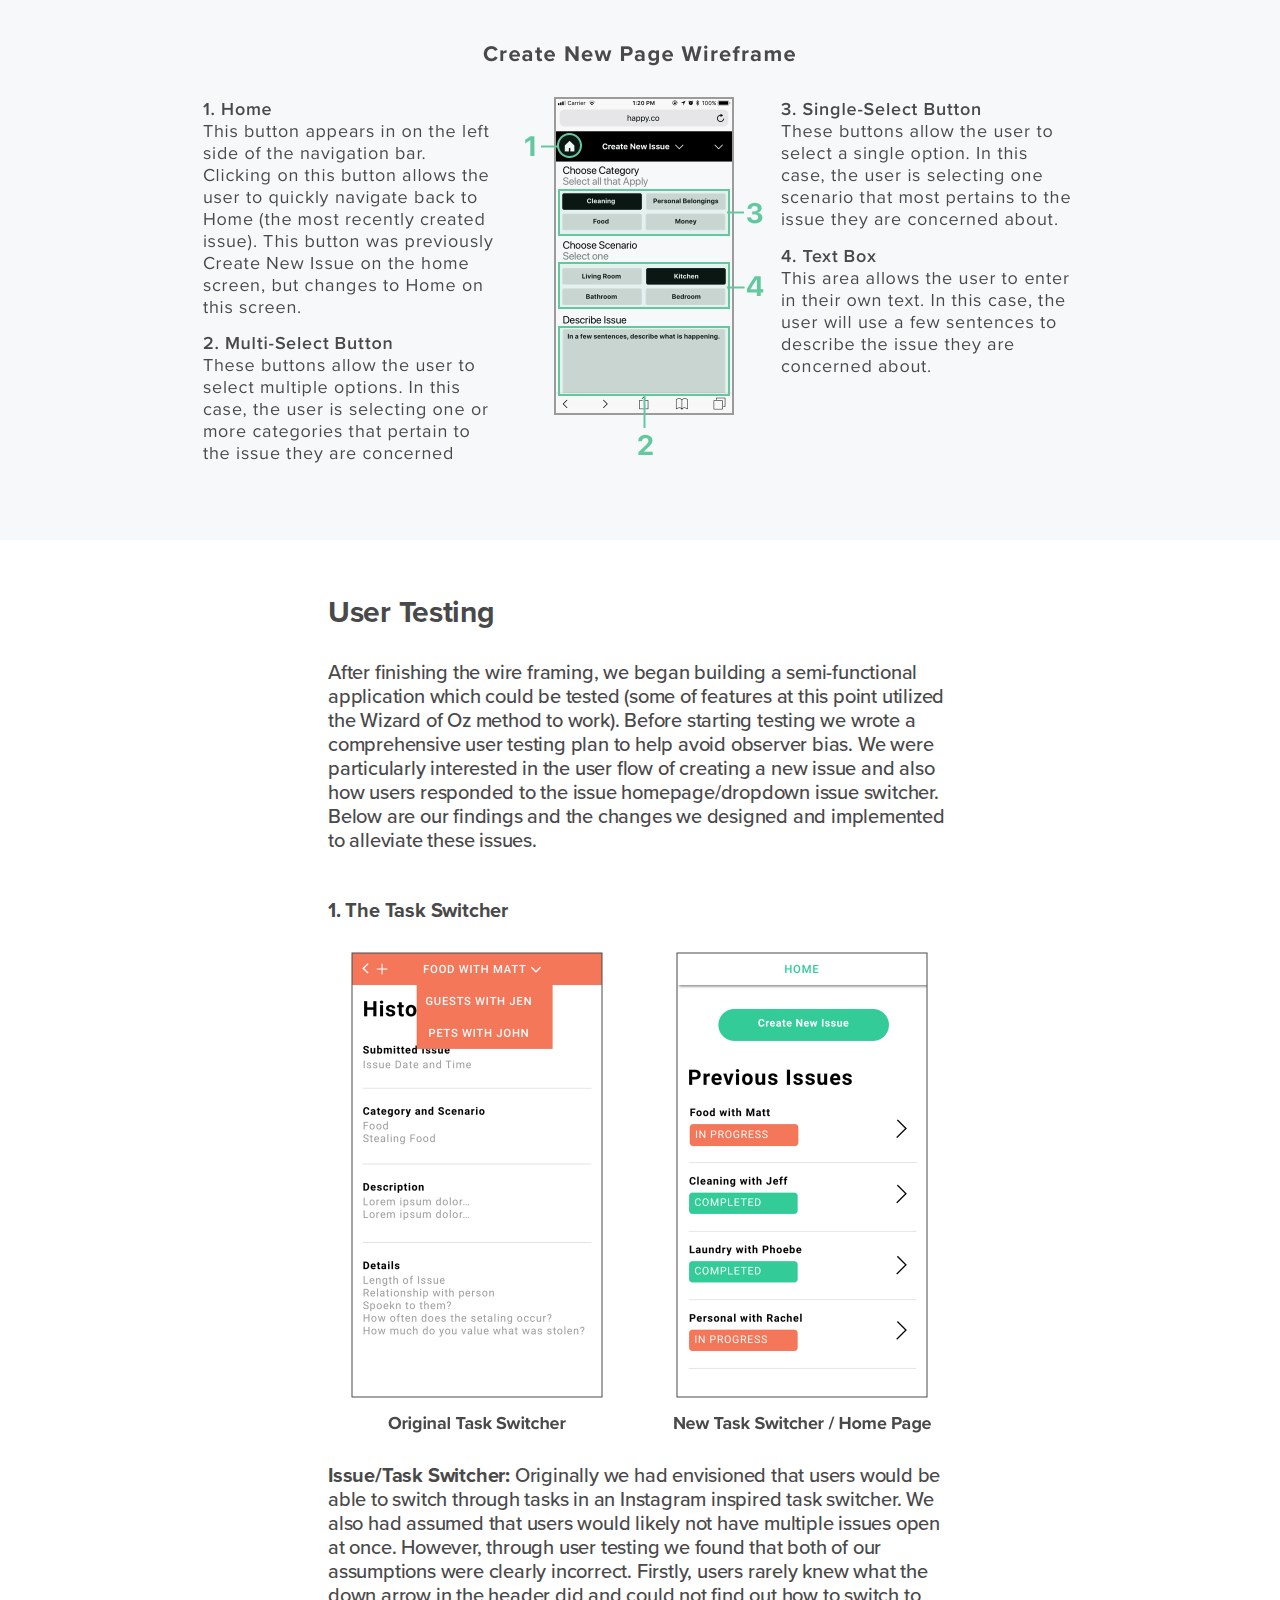
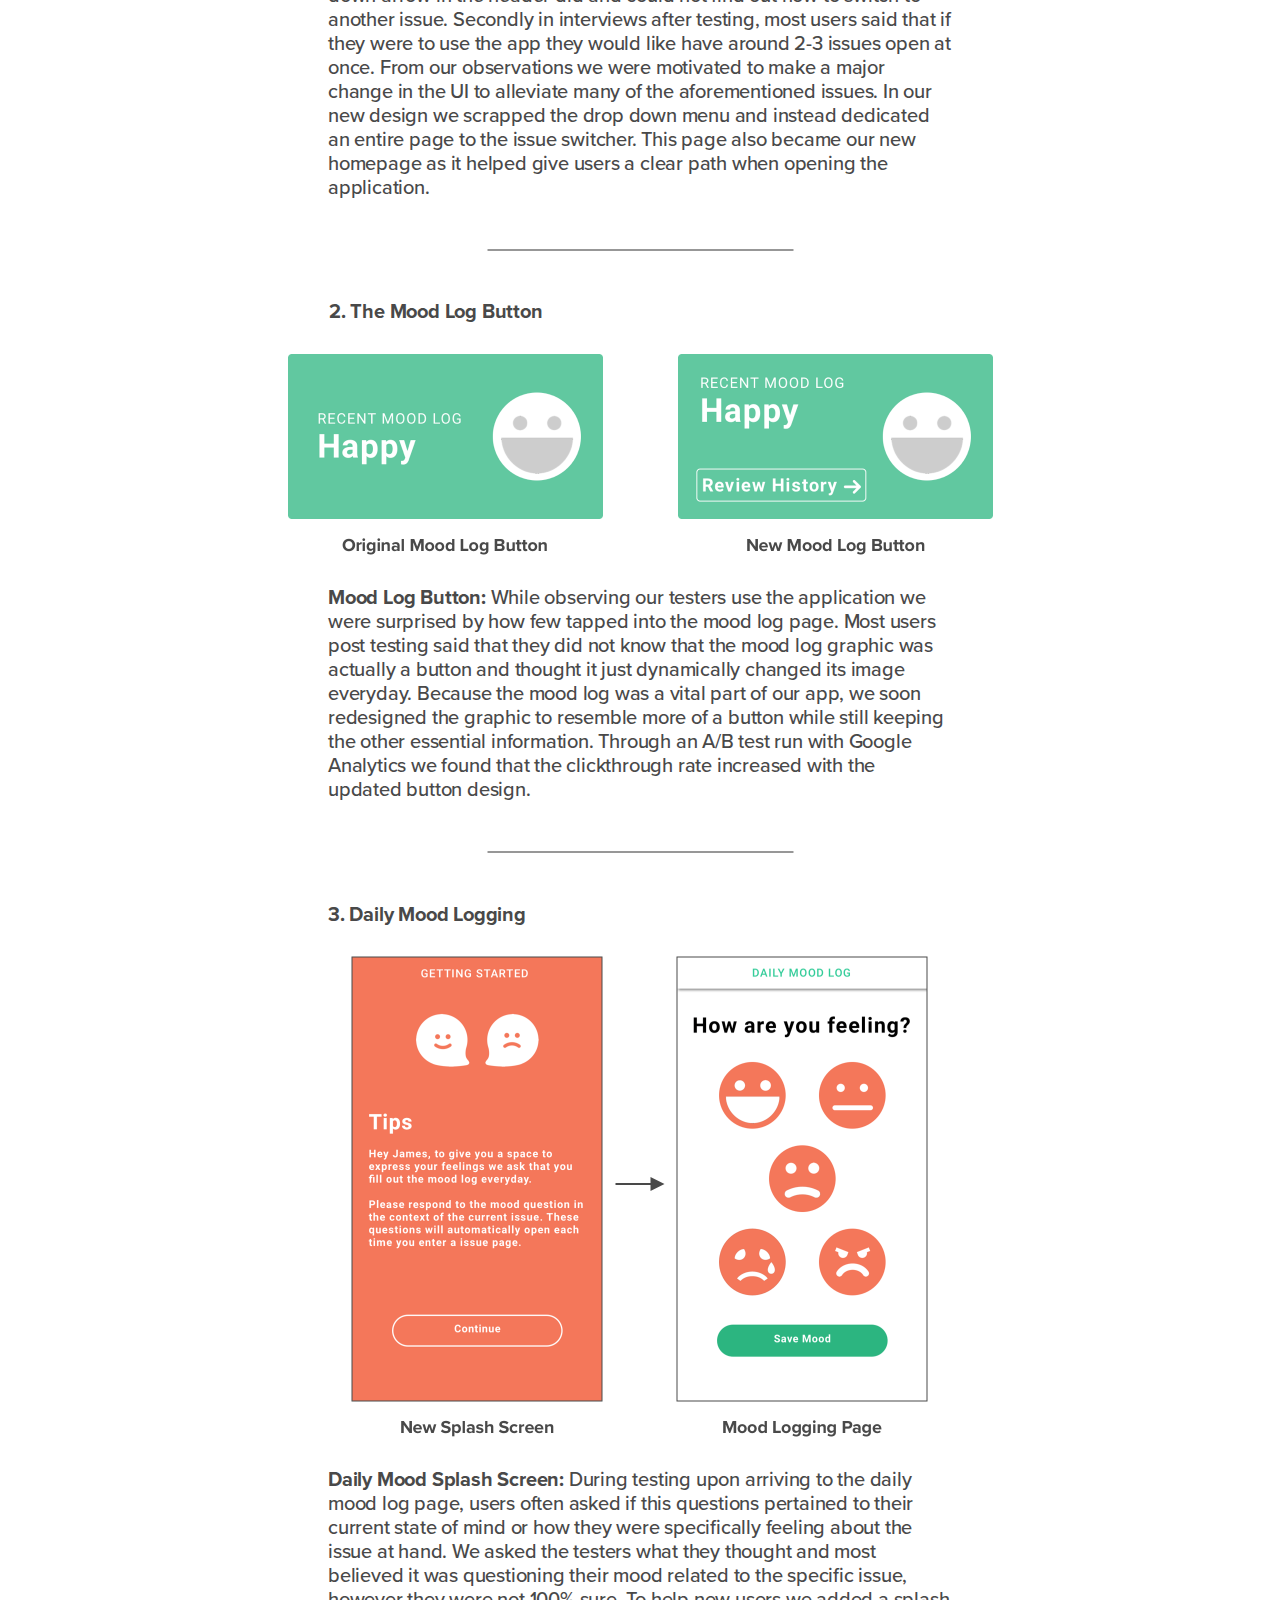
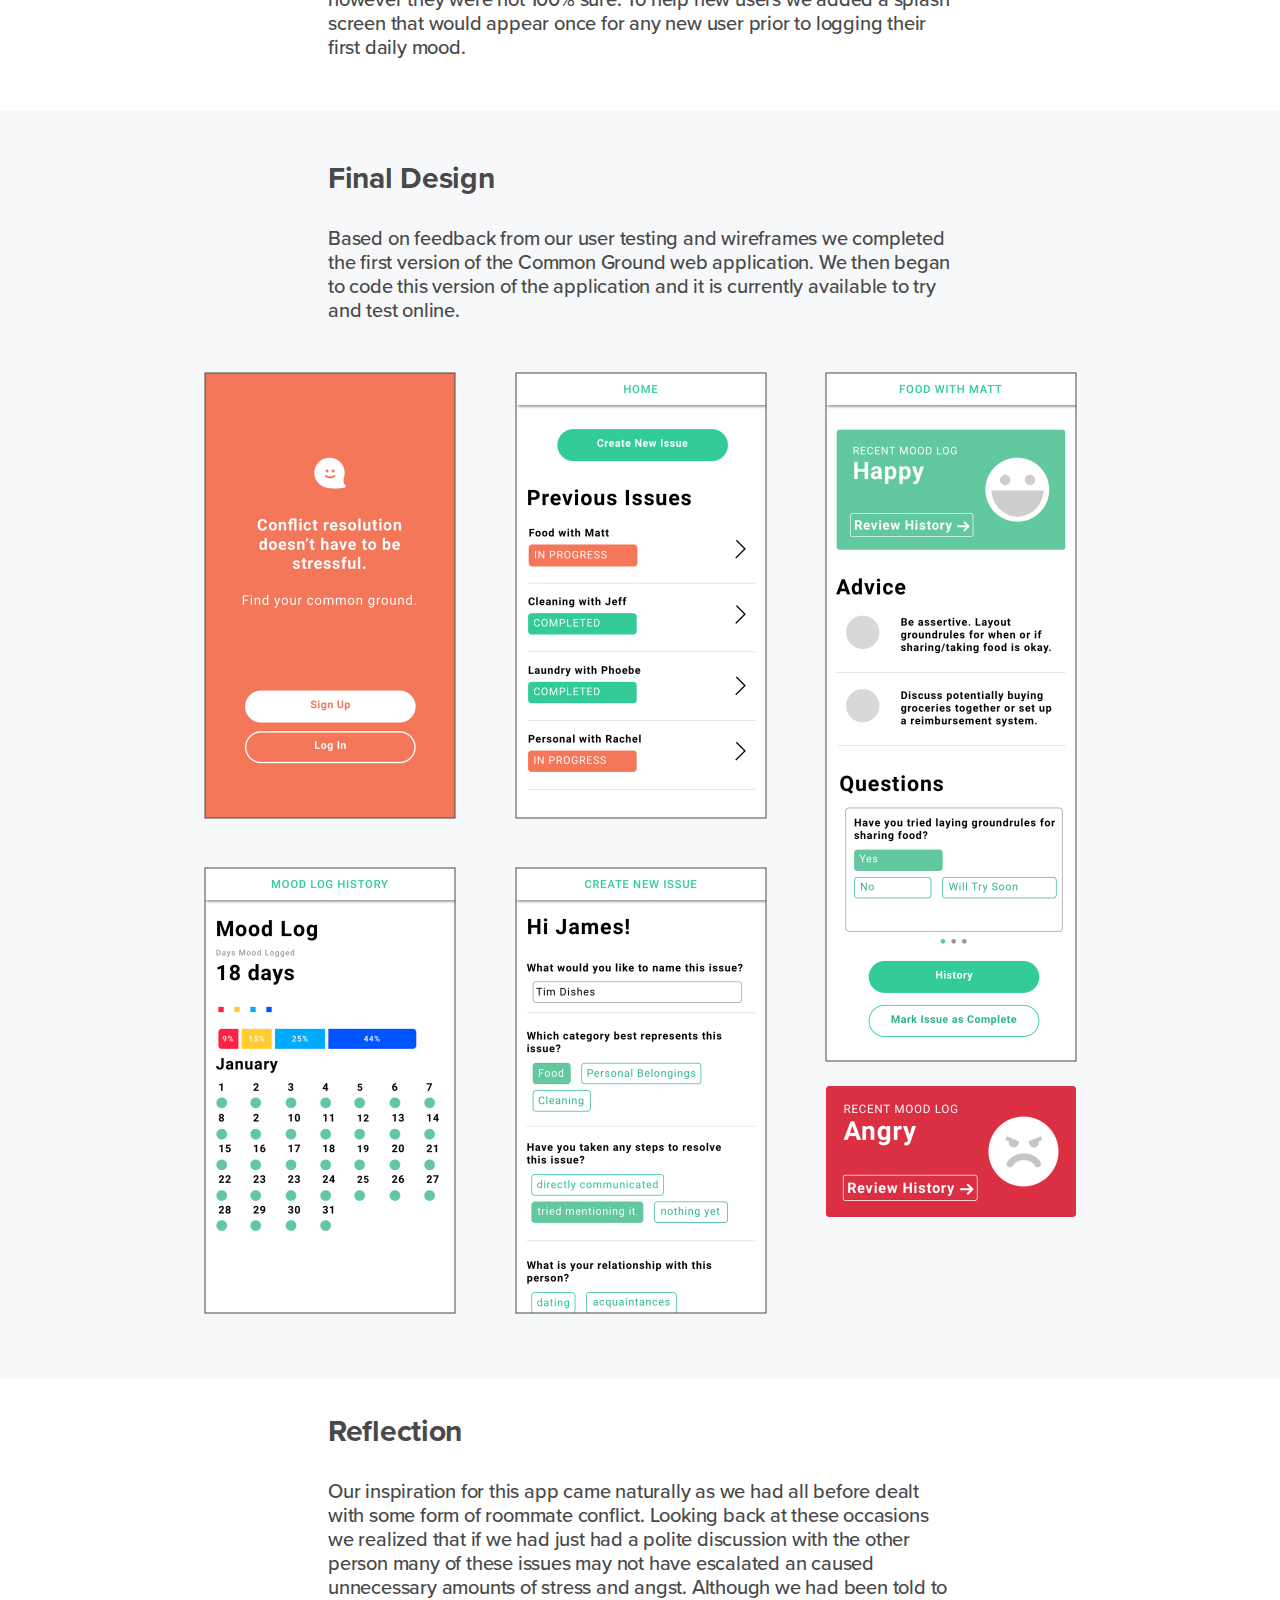
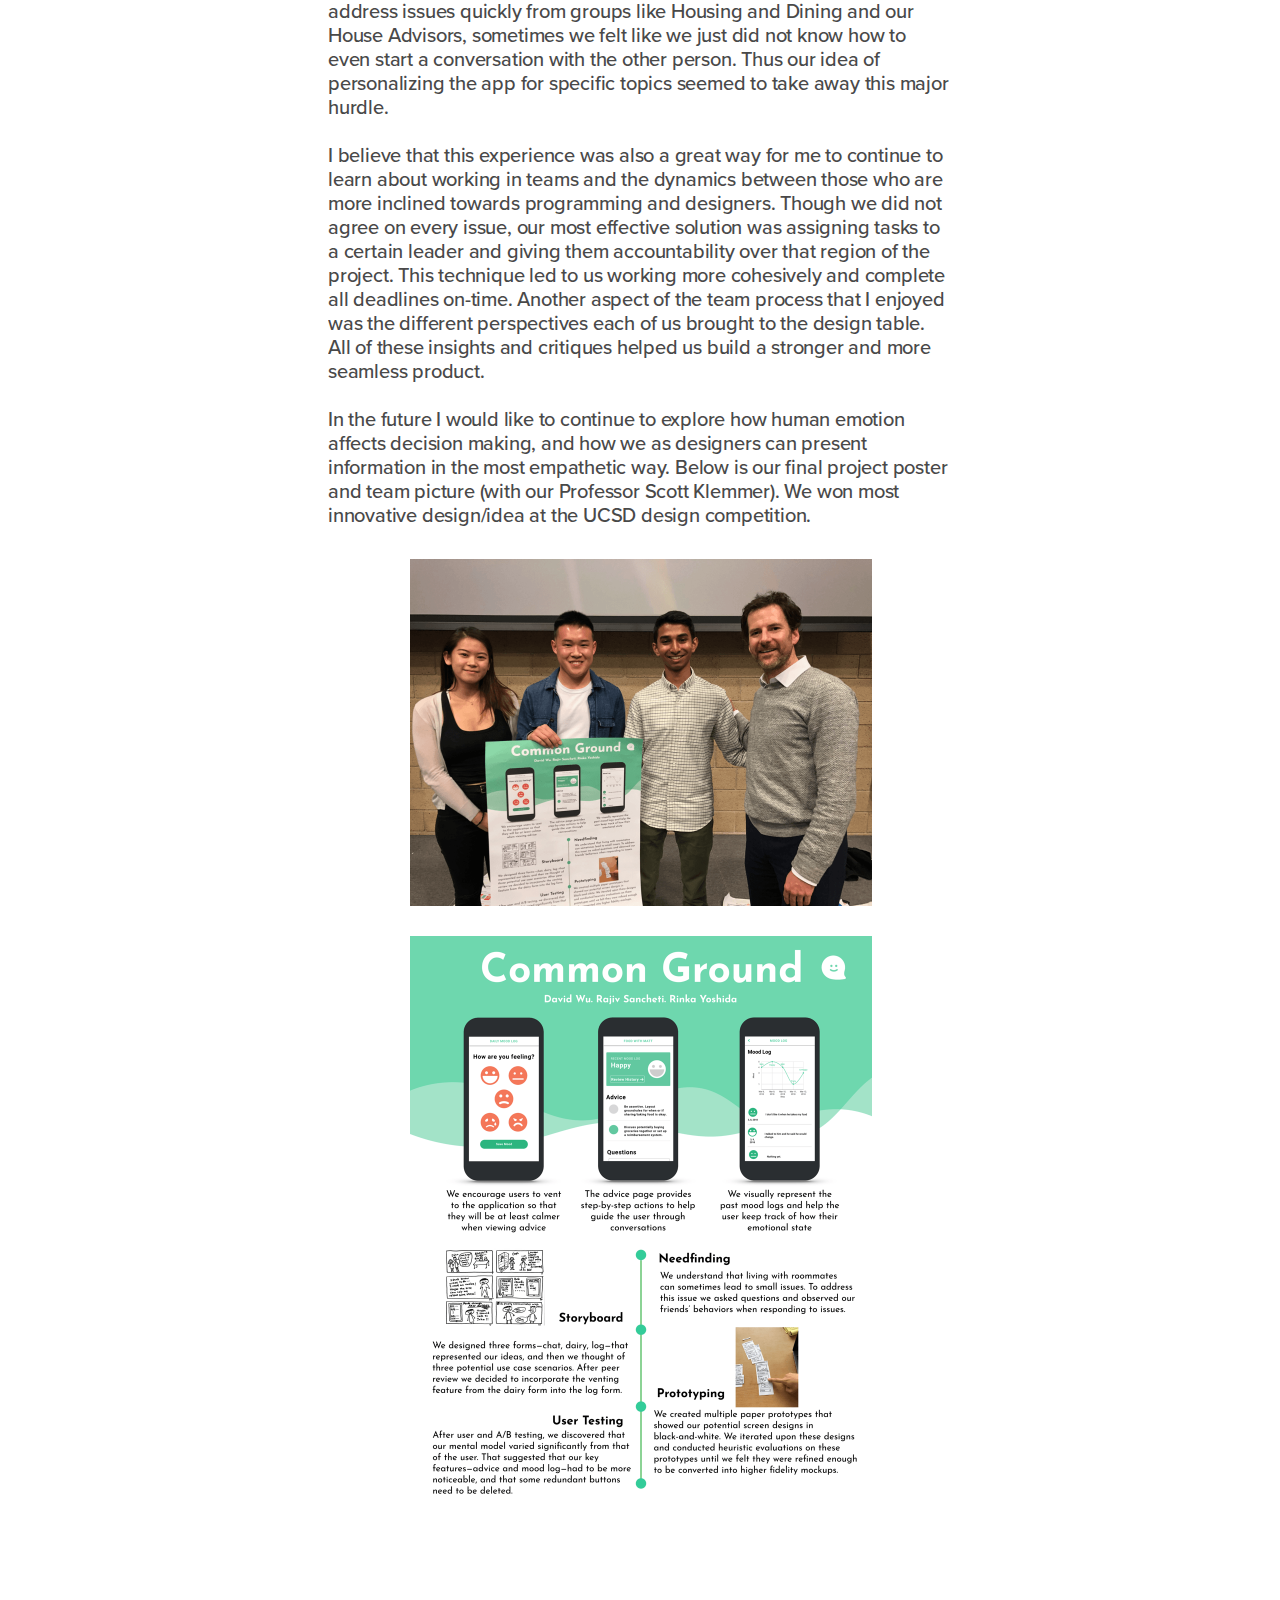
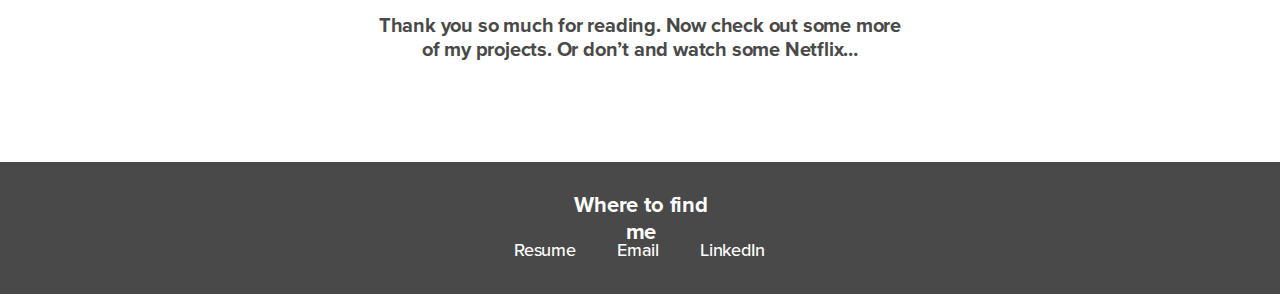
<file: commonground.html>
<!DOCTYPE html>
<html>
    <head>
        <link href="./img/favicon.png" rel="shortcut icon"/>
        <meta charset="utf-8"/>
        <meta content="width=1024, maximum-scale=1.0" name="viewport"/>
        <title>
            Rajiv Sancheti | Portfolio
        </title>
        <meta content="Portfolio" name="description"/>
        <link href="./css/commonGround.css" rel="stylesheet" type="text/css"/>
        <meta content="Launchpad by Anima" name="author">
        </meta>
    </head>
    <body style="margin: 0;
 background: rgba(255, 255, 255, 1.0);">
        <input id="anPageName" name="page" type="hidden" value="commonground"/>
        <div class="commonground">
            <div style="width: 1024px; height: 100%; position:relative; margin:auto;">
                <div class="footer">
                    <div class="rectangle">
                    </div>
                    <div class="links">
                        <a href="https://www.linkedin.com/in/rajivsancheti/" target="_blank">
                            <div class="linkedin">
                                LinkedIn
                            </div>
                        </a>
                        <a href="mailto:sancheti.rajiv@gmail.com">
                            <div class="email">
                                Email
                            </div>
                        </a>
                        <a href="https://drive.google.com/file/d/1mlLxyJ36N2Ns9GRoTrlxzjDXFvxKzdkW/view?usp=sharing" target="_blank">
                            <div class="resume">
                                Resume
                            </div>
                        </a>
                    </div>
                    <div class="wheretofindme">
                        Where to find me
                    </div>
                </div>
                <div class="endingtext">
                    Thank you so much for reading. Now check out some more of my projects. Or don’t and watch some Netflix…
                </div>
                <div class="reflection">
                    <img anima-src="./img/commongrounddarkmode-common-ground-poster@2x.png" class="commongroundposter" src="[data-uri]"/>
                    <img anima-src="./img/commonground-team-picture@2x.png" class="teampicture" src="[data-uri]"/>
                    <div class="reflectionintro">
                        <div class="background">
                        </div>
                        <div class="sectioncontent">
                            <div class="background1">
                            </div>
                            <div class="sectioncontent1">
                                Our inspiration for this app came naturally as we had all before dealt with some form of roommate conflict. Looking back at these occasions we realized that if we had just had a polite discussion with the other person many of these issues may not have escalated an caused unnecessary amounts of stress and angst. Although we had been told to address issues quickly from groups like Housing and Dining and our House Advisors, sometimes we felt like we just did not know how to even start a conversation with the other person. Thus our idea of personalizing the app for specific topics seemed to take away this major hurdle.<br />​<br />I believe that this experience was also a great way for me to continue to learn about working in teams and the dynamics between those who are more inclined towards programming and designers. Though we did not agree on every issue, our most effective solution was assigning tasks to a certain leader and giving them accountability over that region of the project. This technique led to us working more cohesively and complete all deadlines on-time. Another aspect of the team process that I enjoyed was the different perspectives each of us brought to the design table. All of these insights and critiques helped us build a stronger and more seamless product. <br />​<br />In the future I would like to continue to explore how human emotion affects decision making, and how we as designers can present information in the most empathetic way. Below is our final project poster and team picture (with our Professor Scott Klemmer). We won most innovative design/idea at the UCSD design competition.
                            </div>
                        </div>
                        <div class="sectiontitle">
                            Reflection
                        </div>
                    </div>
                </div>
                <div class="finaldesignbackground">
                </div>
                <div class="finaldesign">
                    <img anima-src="./img/commonground-final-design-images@2x.png" class="finaldesignimages" src="[data-uri]"/>
                    <div class="finaldesignintro">
                        <div class="background">
                        </div>
                        <div class="sectioncontent">
                            <div class="background1">
                            </div>
                            <div class="sectioncontent1">
                                Based on feedback from our user testing and wireframes we completed the first version of the Common Ground web application. We then began to code this version of the application and it is currently available to try and test online.
                            </div>
                        </div>
                        <div class="sectiontitle">
                            Final Design
                        </div>
                    </div>
                </div>
                <div class="usertesting">
                    <div class="usertesting3">
                        <div class="sectioncontent">
                            <div class="sectioncontent1">
                                <span class="span1">Daily Mood Splash Screen: </span><span class="span2">During testing upon arriving to the daily mood log page, users often asked if this questions pertained to their current state of mind or how they were specifically feeling about the issue at hand. We asked the testers what they thought and most believed it was questioning their mood related to the specific issue, however they were not 100% sure. To help new users we added a splash screen that would appear once for any new user prior to logging their first daily mood.</span>
                            </div>
                        </div>
                        <img anima-src="./img/commonground-images@2x.png" class="images" src="[data-uri]"/>
                        <div class="title">
                            3. Daily Mood Logging
                        </div>
                    </div>
                    <div class="usertesting2">
                        <img anima-src="./img/prudentialdarkmode-divider-3.png" class="divider" src="[data-uri]"/>
                        <div class="sectioncontent">
                            <div class="sectioncontent1">
                                <span class="span1">Mood Log Button: </span><span class="span2">While observing our testers use the application we were surprised by how few tapped into the mood log page. Most users post testing said that they did not know that the mood log graphic was actually a button and thought it just dynamically changed its image everyday. Because the mood log was a vital part of our app, we soon redesigned the graphic to resemble more of a button while still keeping the other essential information. Through an A/B test run with Google Analytics we found that the clickthrough rate increased with the updated button design.</span>
                            </div>
                        </div>
                        <img anima-src="./img/commonground-images-1@2x.png" class="images" src="[data-uri]"/>
                        <div class="title">
                            2. The Mood Log Button
                        </div>
                    </div>
                    <div class="usertesting1">
                        <img anima-src="./img/prudentialdarkmode-divider-3.png" class="divider" src="[data-uri]"/>
                        <div class="sectioncontent">
                            <div class="sectioncontent1">
                                <span class="span1">Issue/Task Switcher: </span><span class="span2">Originally we had envisioned that users would be able to switch through tasks in an Instagram inspired task switcher. We also had assumed that users would likely not have multiple issues open at once. However, through user testing we found that both of our assumptions were clearly incorrect. Firstly, users rarely knew what the down arrow in the header did and could not find out how to switch to another issue. Secondly in interviews after testing, most users said that if they were to use the app they would like have around 2-3 issues open at once. From our observations we were motivated to make a major change in the UI to alleviate many of the aforementioned issues. In our new design we scrapped the drop down menu and instead dedicated an entire page to the issue switcher. This page also became our new homepage as it helped give users a clear path when opening the application.</span>
                            </div>
                        </div>
                        <img anima-src="./img/commonground-images-2@2x.png" class="images" src="[data-uri]"/>
                        <div class="title">
                            1. The Task Switcher
                        </div>
                    </div>
                    <div class="usertestingintro">
                        <div class="background">
                        </div>
                        <div class="sectioncontent">
                            <div class="background1">
                            </div>
                            <div class="sectioncontent1">
                                After finishing the wire framing, we began building a semi-functional application which could be tested (some of features at this point utilized the Wizard of Oz method to work). Before starting testing we wrote a comprehensive user testing plan to help avoid observer bias. We were particularly interested in the user flow of creating a new issue and also how users responded to the issue homepage/dropdown issue switcher. Below are our findings and the changes we designed and implemented to alleviate these issues.
                            </div>
                        </div>
                        <div class="sectiontitle">
                            User Testing
                        </div>
                    </div>
                </div>
                <div class="wireframingbackground">
                </div>
                <div class="wireframingsection">
                    <img anima-src="./img/commonground-create-new-wireframe@2x.png" class="createnewwireframe" src="[data-uri]"/>
                    <img anima-src="./img/commonground-home-wireframe@2x.png" class="homewireframe" src="[data-uri]"/>
                    <div class="wireframingintro">
                        <div class="background">
                        </div>
                        <div class="sectioncontent">
                            <div class="background1">
                            </div>
                            <div class="sectioncontent1">
                                At this point we determined that it would be useful to combine aspects of both of our paper prototypes. We would combine the mood logger from the first prototype with the questions and unique suggestions from the second prototype. We then began wire framing what would be our first real prototypes.
                            </div>
                        </div>
                        <div class="sectiontitle">
                            Wireframing
                        </div>
                    </div>
                </div>
                <div class="paperprototypingsection">
                    <div class="paperprototypingending">
                        <div class="sectioncontent">
                            <span class="span1">Log Based Conflict Resolution: </span><span class="span2">After reviewing the heuristic evaluation of our mood log app we determined that there were a couple places where users were getting stuck. Most common was that when arriving to the mood log page testers often chose multiple moods, when we had pictured each would only choose one mood. Users remarked that often their emotions did not clearly fit under one predetermined category so they liked to choose multiple options. Secondly, users rarely tapped into their recommendations and said that they would rather have summarized important information instead of having to visit a new page. </span><span class="span3"><br />​<br />Advisor Based Conflict Resolution: </span><span class="span4">While observing testers use the paper prototypes we witnessed the testers make a few mental model errors. Most testers upon clicking the save plan button did not know where to go in the side menu to find where the plan was saved. Many also thought that their chat log would not be saved when in actuality it was. Finally, users also requested that they be able to rate their counselor so that they could make a positive impact on the future of the application.</span>
                        </div>
                    </div>
                    <div class="advisorbasedvideo">
                        <div class="advisorvideo">
                            <video anima-src="https://anima-uploads.s3.amazonaws.com/projects/5c74a5051b6ee0000bf0b168/files/advisor-based-paper-prototype.mp4" controls="" src="">
                            </video>
                        </div>
                        <div class="advisorvideosubtext">
                            Advisor Based Conflict Resolution
                        </div>
                    </div>
                    <div class="logbasedvideo">
                        <div class="logvideo">
                            <video anima-src="https://anima-uploads.s3.amazonaws.com/projects/5c74a5051b6ee0000bf0b168/files/log-based-paper-prototype.mp4" controls="" src="">
                            </video>
                        </div>
                        <div class="logvideosubtext">
                            Log Based Conflict Resolution
                        </div>
                    </div>
                    <div class="paperprototypingintro">
                        <div class="background">
                        </div>
                        <div class="sectioncontent">
                            <div class="background1">
                            </div>
                            <div class="sectioncontent1">
                                The next step in the design process was building and testing paper prototypes of our two storyboards. This was a very interesting experience for me because I had never made a paper prototype before and had never conducted this type of user testing. It has initially hard not to focus on the little details while making the paper prototype but I eventually was able to focus on the higher level UX design. Below are videos of the two paper prototypes in action and below those are our findings from user testing. We tested each paper prototype on three users.
                            </div>
                        </div>
                        <div class="sectiontitle">
                            Paper Prototyping
                        </div>
                    </div>
                </div>
                <div class="storyboarding">
                    <div class="storyboardsectionbackground">
                    </div>
                    <div class="storyboardending">
                        <div class="sectioncontent">
                            <span class="span1">Log Based Conflict Resolution:</span><span class="span2"> The mood logger storyboard centers around users tracking their mood and then displaying users with a data visualization of the mood. From these graphics users can themselves decide whether it would be helpful to talk to their roommate. We liked this idea because the mood logger gave users a place to vent their thoughts/feeling and understand long term trends before making a decision. However this method did not fully capture the essence of our problem statement which was also to provide users with tips on how to talk with their roommate. <br />​<br /></span><span class="span3">Advisor Based Conflict Resolution:</span><span class="span4"> The advisor based service is geared towards users chatting with a counselor to help resolve their issue. Based on responses from counselors users would be able to follow a curated plan on how to resolve their specific issue. We were excited by the potential of this solution because if offered users a chance to get feedback that was unique to their situation. However we did notice a few drawbacks which included the fact that users might only chat with advisors when their emotions were high (thus at a time when they might not make the best decisions) and also that it would be expensive to have advisors individually contact each user.</span>
                        </div>
                    </div>
                    <div class="storyboardimages">
                        <div class="messengerstoryboard">
                            <div class="messengerstoryboardsubtext">
                                Advisor Based Conflict Resolution
                            </div>
                            <img anima-src="./img/commonground-messenger-storyboard-image@2x.png" class="messengerstoryboardimage" src="[data-uri]"/>
                        </div>
                        <div class="loggerstoryboard">
                            <div class="loggerstoryboardsubtext">
                                Log Based Conflict Resolution
                            </div>
                            <img anima-src="./img/commonground-logger-storyboard-image@2x.png" class="loggerstoryboardimage" src="[data-uri]"/>
                        </div>
                    </div>
                    <div class="storyboardingintro">
                        <div class="background">
                        </div>
                        <div class="sectioncontent">
                            <div class="background1">
                            </div>
                            <div class="sectioncontent1">
                                To begin the exploratory design phase we decided to start by storyboarding potential solutions to our problem statement. Instead of diving straight into the nitty-gritty of the UI elements and UX we decided that it would be more prudent to instead spend time researching. We were guided by the quote "A year in the lab saves an hour in the library". Below are two of our storyboards on how to address the problem.
                            </div>
                        </div>
                        <div class="sectiontitle">
                            Storyboarding
                        </div>
                    </div>
                </div>
                <div class="backgroundsection">
                    <div class="problemstatement">
                        <div class="problemstatement1">
                            Problem Statement
                        </div>
                        <img anima-src="./img/commonground-green-line@2x.png" class="greenline" src="[data-uri]"/>
                        <div class="roommatesshouldbe">
                            Roommates should be provided with curated suggestions on how to resolve conflicts based on their mood and previous actions they have taken.
                        </div>
                    </div>
                    <div class="background">
                        <div class="background1">
                        </div>
                        <div class="sectioncontent">
                            <div class="background2">
                            </div>
                            <div class="sectioncontent1">
                                We have all had that bad roommate. They were probably either smelly, ate your food or even had guests over too often. These annoying roommates could be your partner, best-friend, or even a complete stranger however the underlying issue often remains the same. You don't know what to say to them so the issue simmers under the surface as your tension rises. <br />​<br />However avoiding these difficult conversations can lead to the escalation of small issues. After speaking to many other college students and reflecting on past life experiences it seemed obvious that a small polite conversation with a potentially "annoying" roommate would have resolved most issues early-on. Although tips on how to engage roommates in conversations exist online, they can be hard to find and often are not unique for certain situations.
                            </div>
                        </div>
                        <div class="sectiontitle">
                            Background
                        </div>
                    </div>
                </div>
                <div class="projectheader">
                    <img anima-src="./img/commonground-banner-image@2x.png" class="bannerimage" src="[data-uri]"/>
                    <a href="https://a10-commonground.herokuapp.com" target="_blank">
                        <div class="commongroundlink">
                            <a href="https://a10-commonground.herokuapp.com" target="_blank">
                                <div class="visitsite">
                                    Visit Site
                                </div>
                            </a>
                            <div class="rectangle">
                            </div>
                        </div>
                    </a>
                    <div class="projectdescription">
                        Web Development Project
                    </div>
                    <div class="projecttitle">
                        Common Ground
                    </div>
                </div>
                <div class="siteheader">
                    <div class="background">
                    </div>
                    <a href="mailto:sancheti.rajiv@gmail.com">
                        <div class="reachoutcta">
                            <div class="rectangle">
                            </div>
                            <div class="emaillink">
                                Talk to me, maybe?
                            </div>
                        </div>
                    </a>
                    <a href="home.html">
                        <img anima-src="./img/home-rajiv-logo@2x.png" class="rajivlogo" src="[data-uri]"/>
                    </a>
                </div>
            </div>
        </div>
        <!-- Scripts -->
        <script>
            anima_isHidden = function(e) {
                if (!(e instanceof HTMLElement)) return !1;
                if (getComputedStyle(e).display == "none") return !0; else if (e.parentNode && anima_isHidden(e.parentNode)) return !0;
                return !1;
            };
            anima_loadAsyncSrcForTag = function(tag) {
                var elements = document.getElementsByTagName(tag);
                var toLoad = [];
                for (var i = 0; i < elements.length; i++) {
                    var e = elements[i];
                    var src = e.getAttribute("src");
                    var loaded = (src != undefined && src.length > 0 && src != '[data-uri]');
                    if (loaded) continue;
                    var asyncSrc = e.getAttribute("anima-src");
                    if (asyncSrc == undefined || asyncSrc.length == 0) continue;
                    if (anima_isHidden(e)) continue;
                    toLoad.push(e);
                }
                toLoad.sort(function(a, b) {
                    return anima_getTop(a) - anima_getTop(b);
                });
                for (var i = 0; i < toLoad.length; i++) {
                    var e = toLoad[i];
                    var asyncSrc = e.getAttribute("anima-src");
                    e.setAttribute("src", asyncSrc);
                }
            };
            anima_pauseHiddenVideos = function(tag) {
                var elements = document.getElementsByTagName("video");
                for (var i = 0; i < elements.length; i++) {
                    var e = elements[i];
                    var isPlaying = !!(e.currentTime > 0 && !e.paused && !e.ended && e.readyState > 2);
                    var isHidden = anima_isHidden(e);
                    if (!isPlaying && !isHidden && e.getAttribute("autoplay") == "autoplay") {
                        e.play();
                    } else if (isPlaying && isHidden) {
                        e.pause();
                    }
                }
            };
            anima_loadAsyncSrc = function(tag) {
                anima_loadAsyncSrcForTag("img");
                anima_loadAsyncSrcForTag("iframe");
                anima_loadAsyncSrcForTag("video");
                anima_pauseHiddenVideos();
            };
            var anima_getTop = function(e) {
                var top = 0;
                do {
                    top += e.offsetTop || 0;
                    e = e.offsetParent;
                } while (e);
                return top;
            };
            anima_loadAsyncSrc();
            anima_old_onResize = window.onresize;
            anima_new_onResize = undefined;
            anima_updateOnResize = function() {
                if (anima_new_onResize == undefined || window.onresize != anima_new_onResize) {
                    anima_new_onResize = function(x) {
                        if (anima_old_onResize != undefined) anima_old_onResize(x);
                        anima_loadAsyncSrc();
                    };
                    window.onresize = anima_new_onResize;
                    setTimeout(function() {
                        anima_updateOnResize();
                    }, 3000);
                }
            };
            anima_updateOnResize();
            setTimeout(function() {
                anima_loadAsyncSrc();
            }, 200);
        </script>
        <!-- End of Scripts -->
    </body>
</html>
</file>
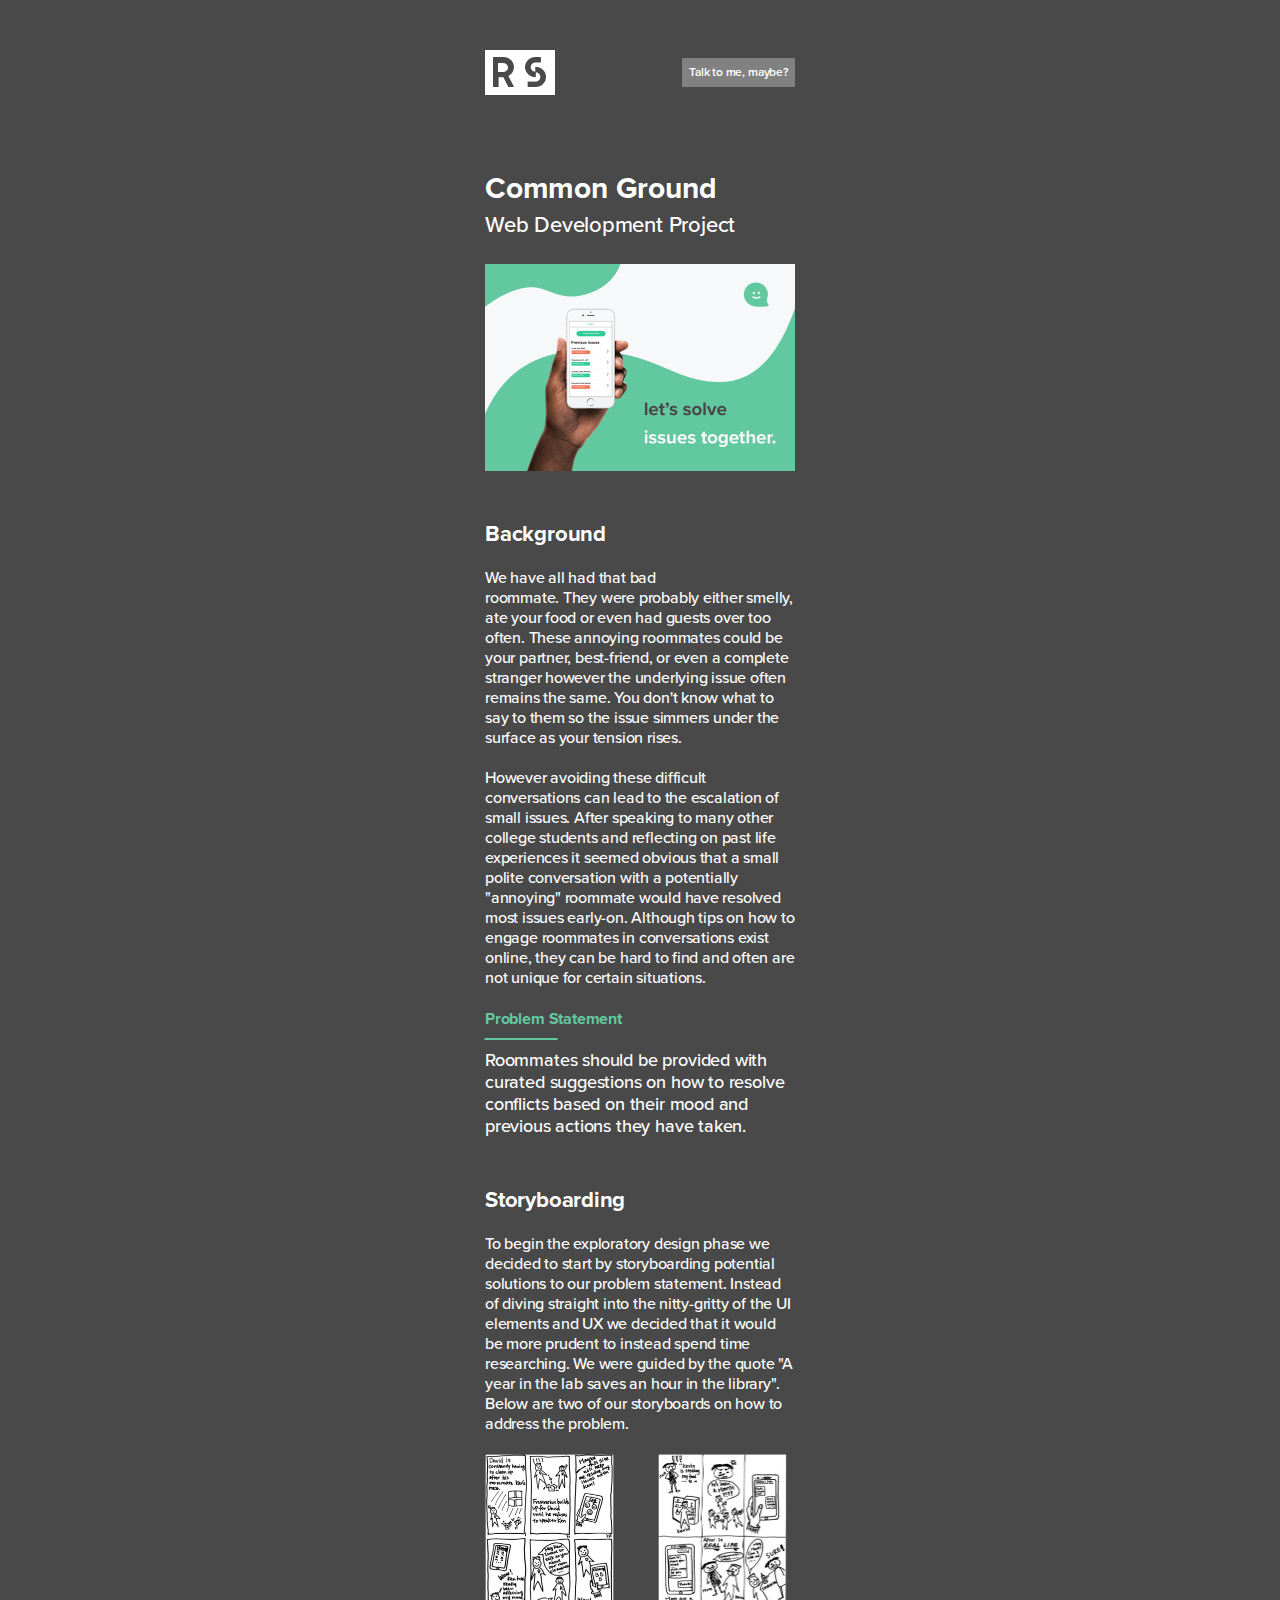
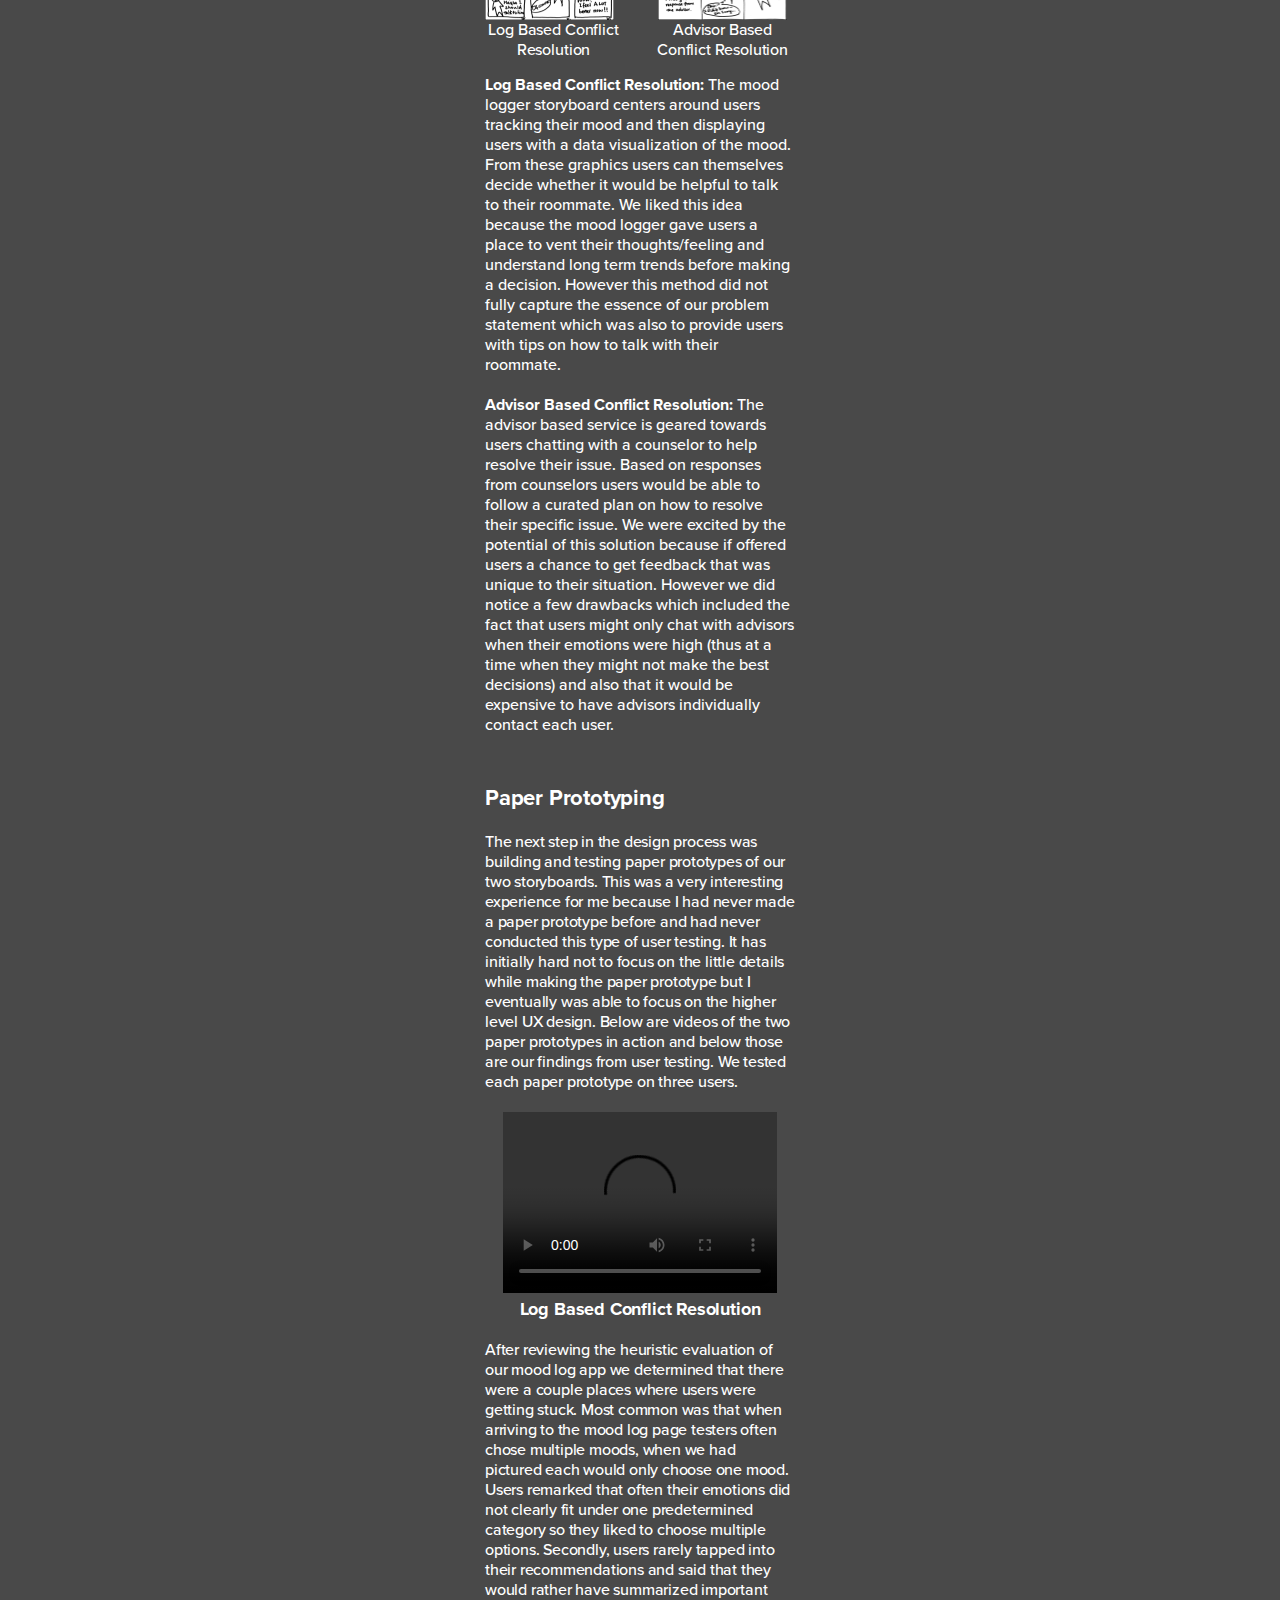
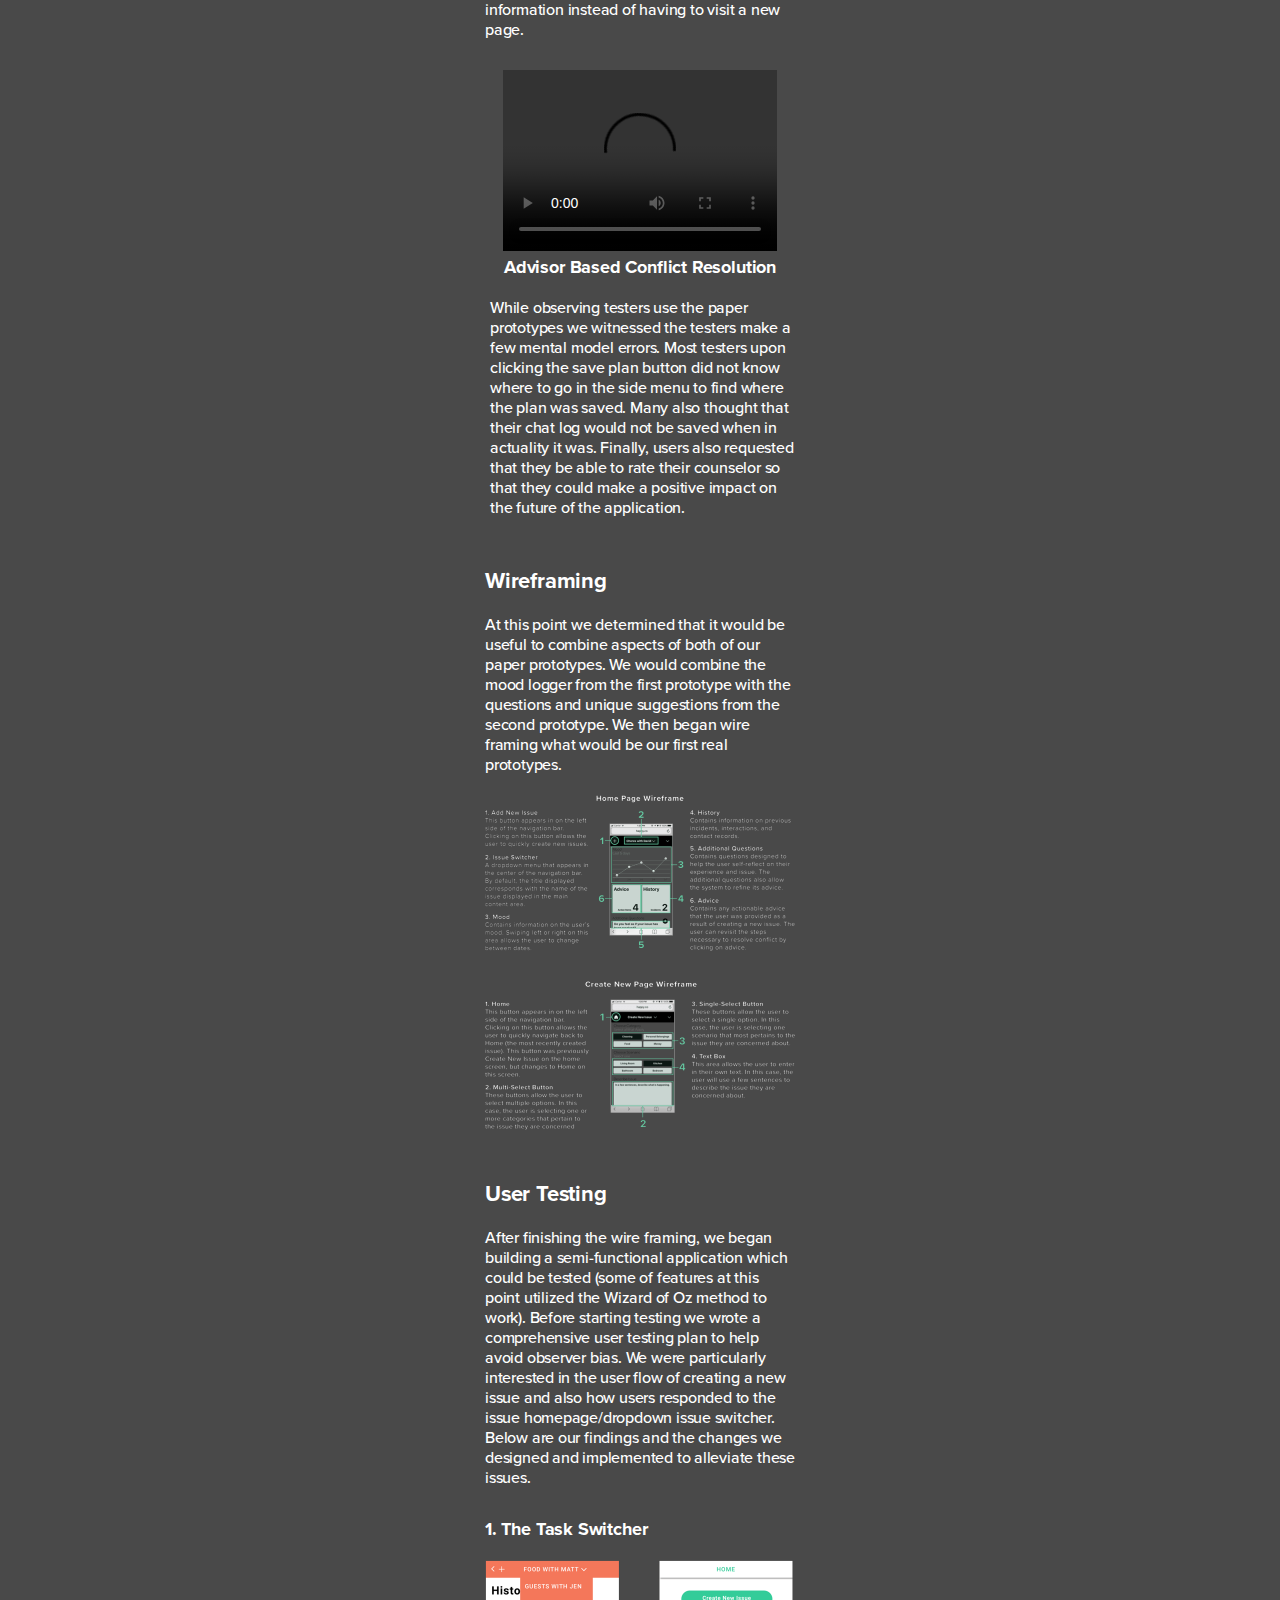
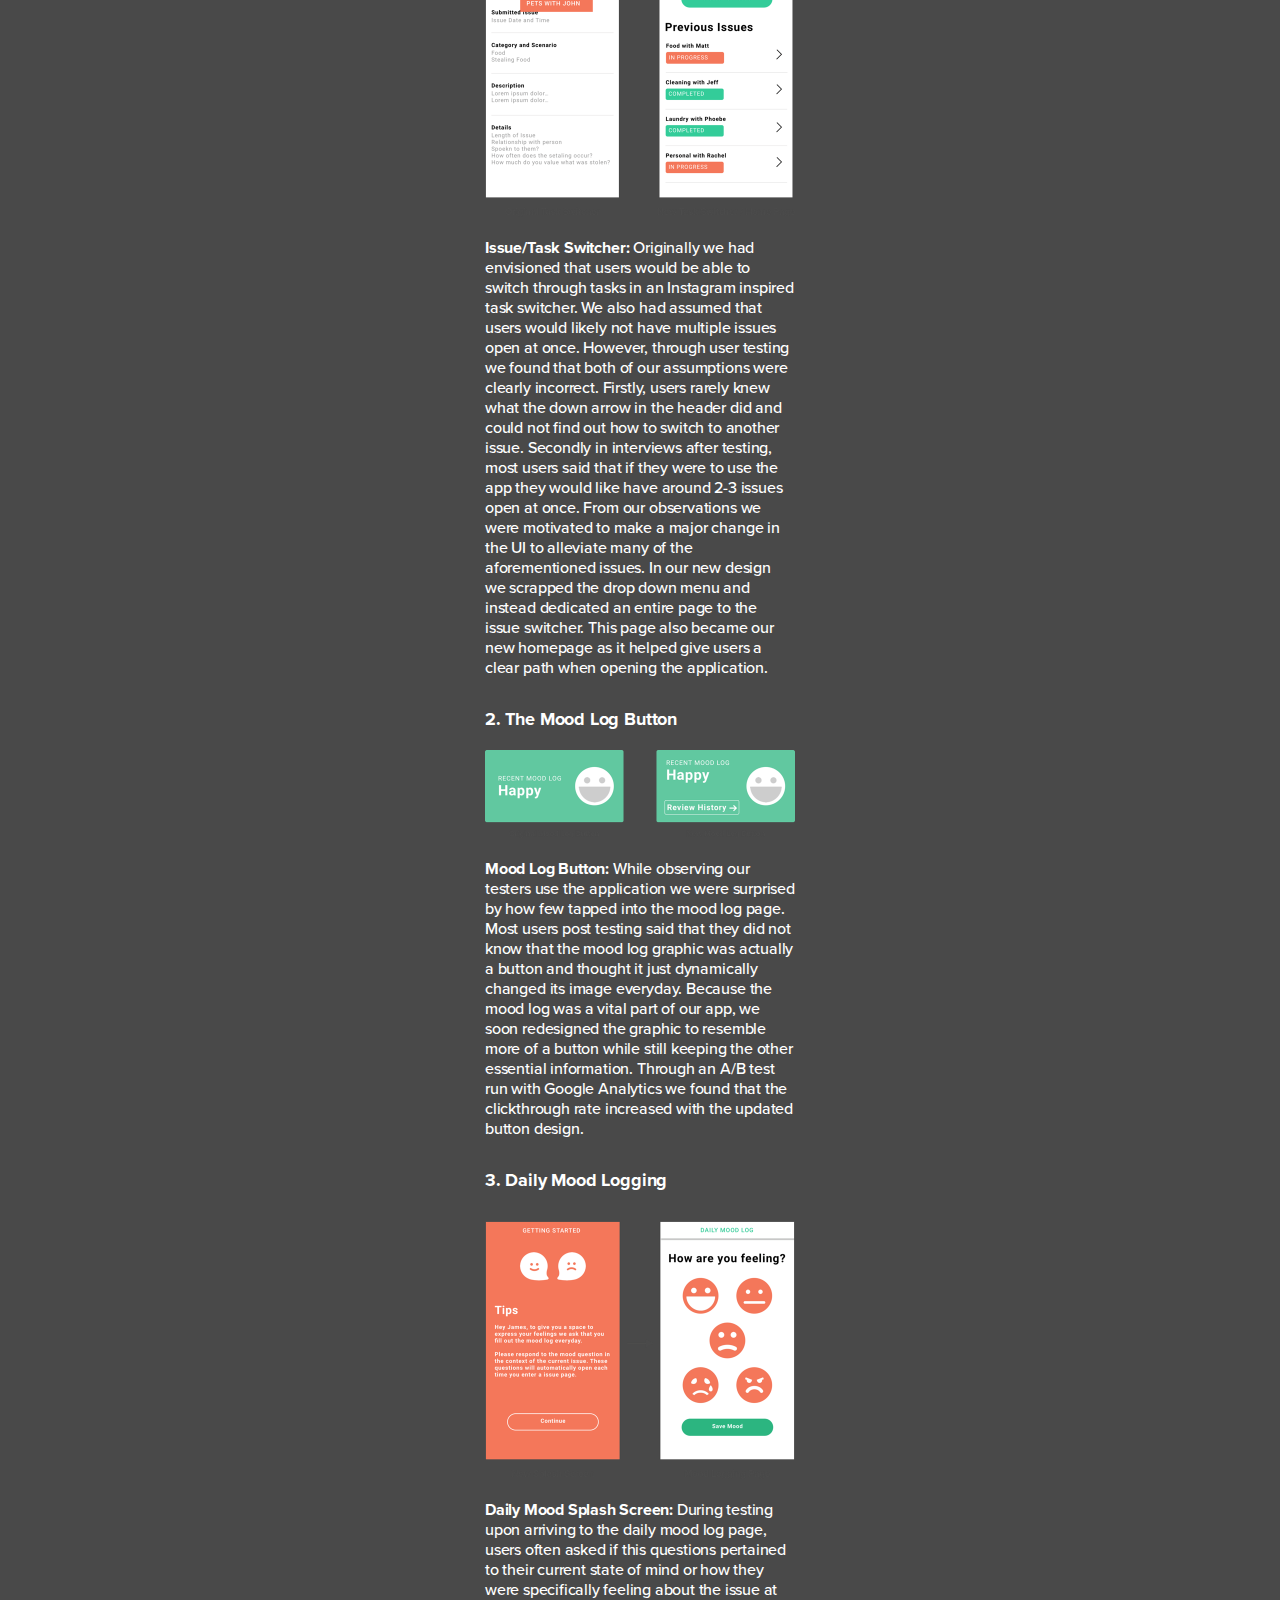
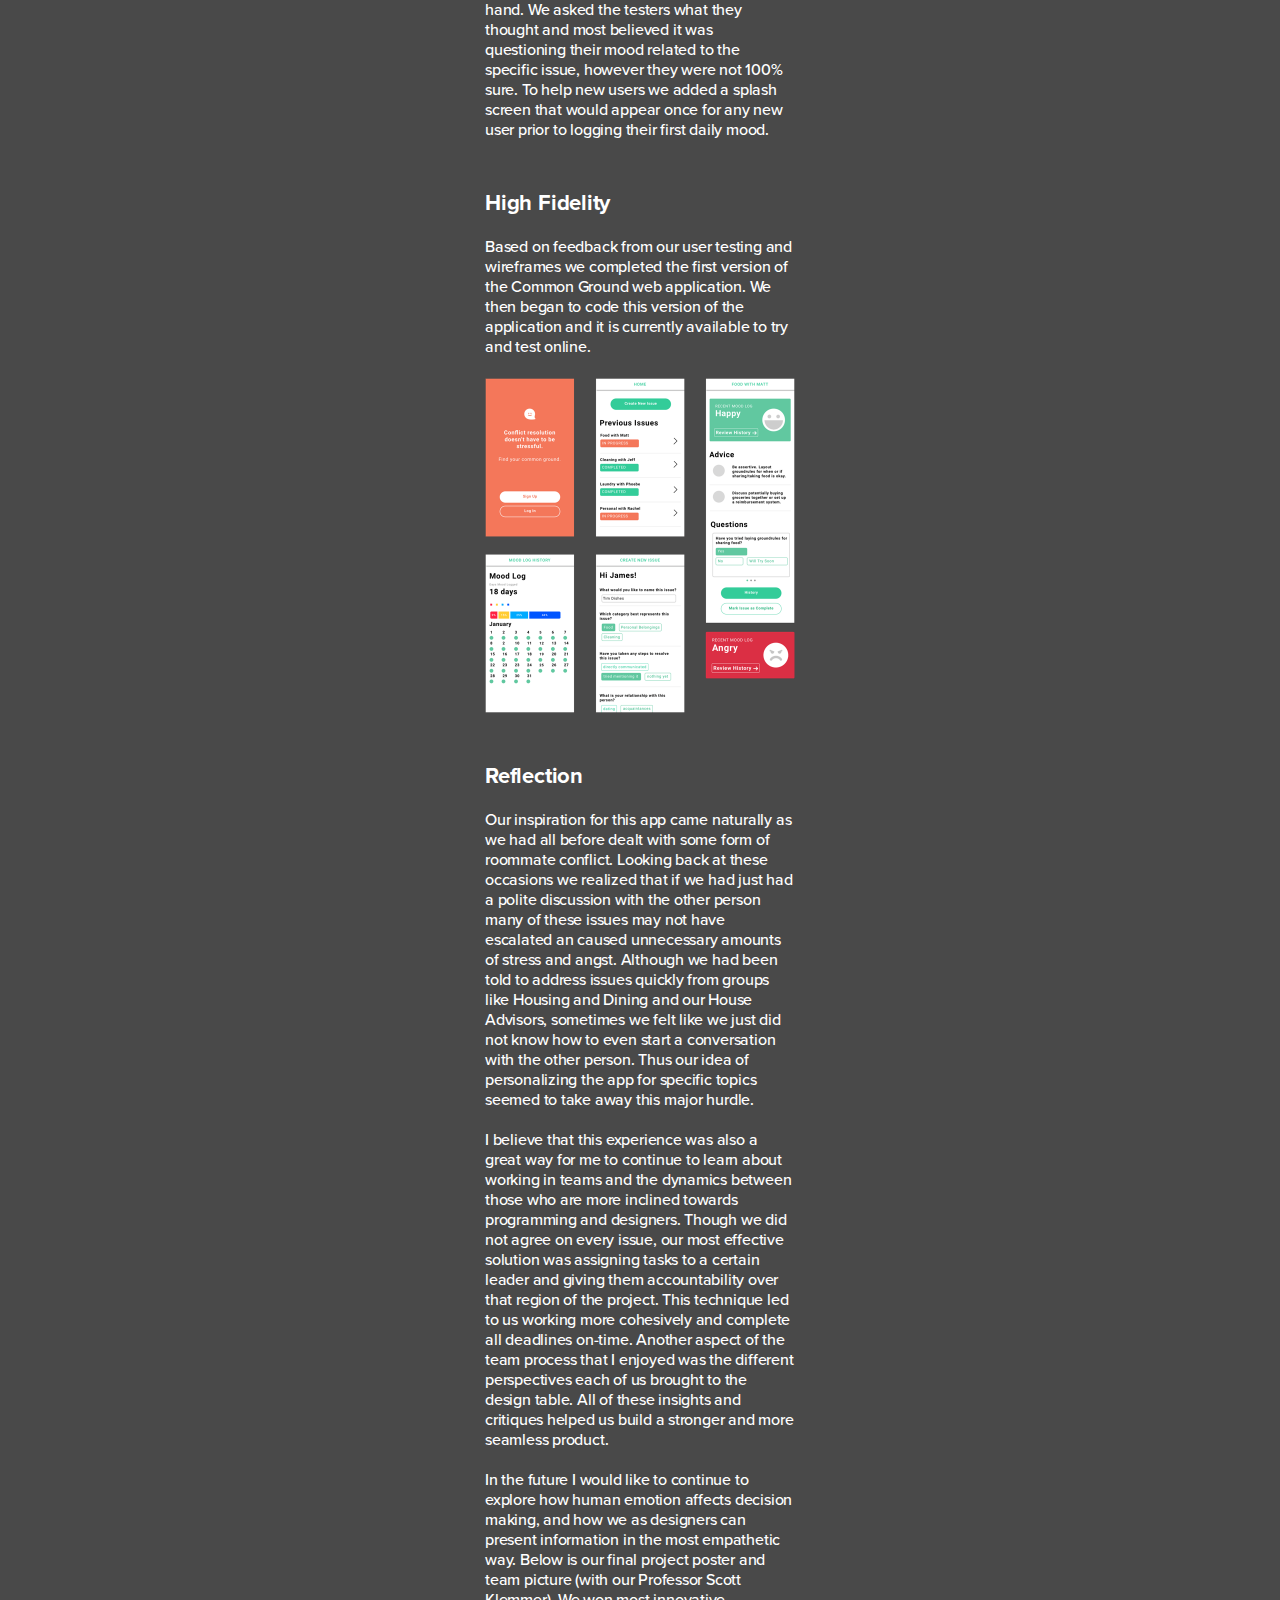
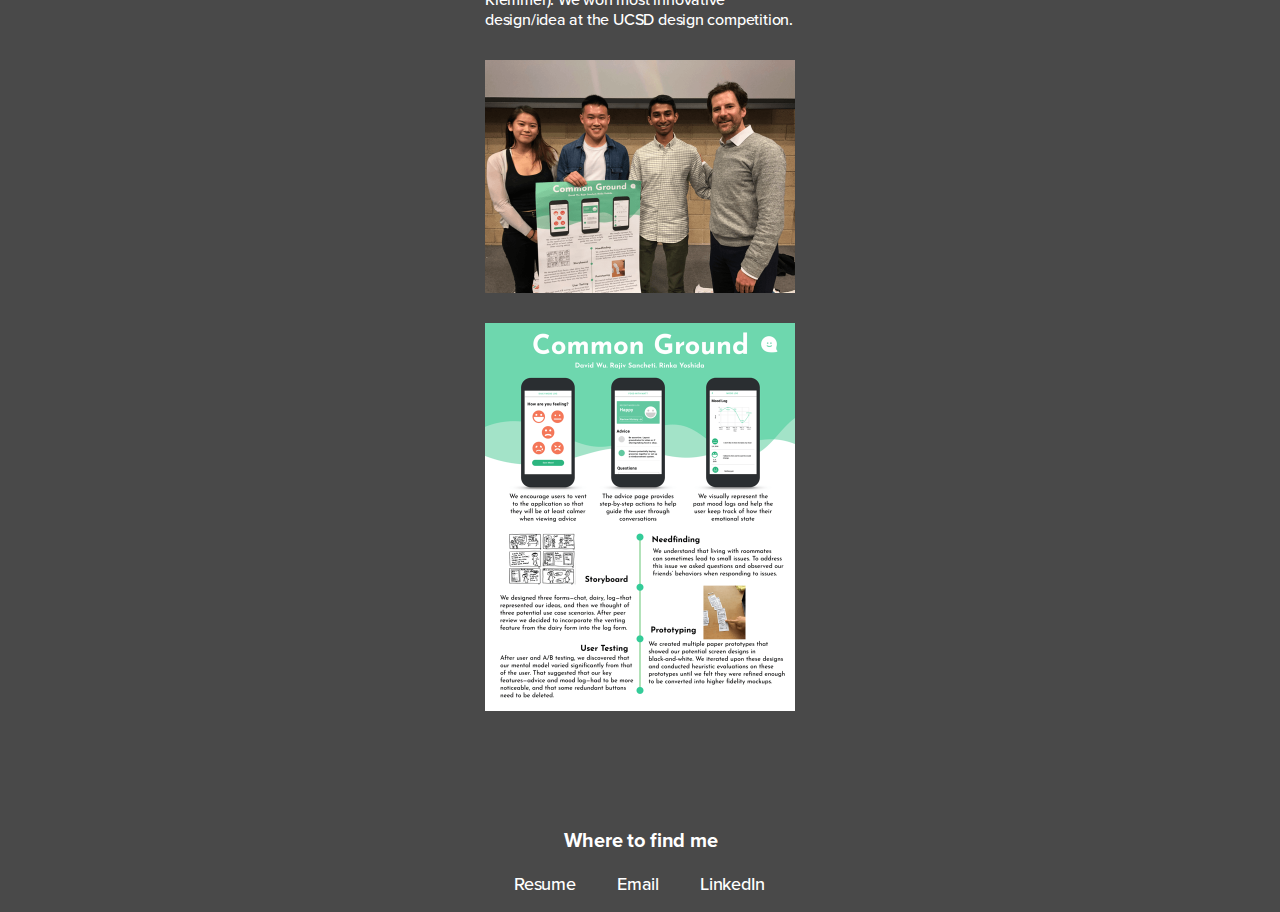
<file: commongrounddarkmodemobile.html>
<!DOCTYPE html>
<html>
    <head>
        <link href="./img/favicon.png" rel="shortcut icon"/>
        <meta charset="utf-8"/>
        <meta content="width=device-width, initial-scale=1.0, maximum-scale=1.0" name="viewport"/>
        <title>
            Rajiv Sancheti | Portfolio
        </title>
        <meta content="Portfolio" name="description"/>
        <link href="./css/commonGroundDarkModeMobile.css" rel="stylesheet" type="text/css"/>
        <meta content="Launchpad by Anima" name="author">
        </meta>
    </head>
    <body style="margin: 0;
 background: rgba(73, 73, 73, 1.0);">
        <input id="anPageName" name="page" type="hidden" value="commongrounddarkmodemobile"/>
        <div class="commongrounddarkmodemobile">
            <div style="width: 320px; height: 100%; position:relative; margin:auto;">
                <div class="footermobile">
                    <div class="rectangle">
                    </div>
                    <div class="links">
                        <a href="https://www.linkedin.com/in/rajivsancheti/" target="_blank">
                            <div class="linkedin">
                                LinkedIn
                            </div>
                        </a>
                        <a href="mailto:sancheti.rajiv@gmail.com">
                            <div class="email">
                                Email
                            </div>
                        </a>
                        <a href="https://drive.google.com/file/d/1mlLxyJ36N2Ns9GRoTrlxzjDXFvxKzdkW/view?usp=sharing" target="_blank">
                            <div class="resume">
                                Resume
                            </div>
                        </a>
                    </div>
                    <div class="wheretofindme">
                        Where to find me
                    </div>
                </div>
                <div class="reflectionsection">
                    <img anima-src="./img/commongroundmobile-common-ground-poster@2x.png" class="commongroundposter" src="[data-uri]"/>
                    <img anima-src="./img/commongroundmobile-team-picture@2x.png" class="teampicture" src="[data-uri]"/>
                    <div class="introtext">
                        <div class="background">
                            Reflection
                        </div>
                        <div class="prudentialoffersva">
                            Our inspiration for this app came naturally as we had all before dealt with some form of roommate conflict. Looking back at these occasions we realized that if we had just had a polite discussion with the other person many of these issues may not have escalated an caused unnecessary amounts of stress and angst. Although we had been told to address issues quickly from groups like Housing and Dining and our House Advisors, sometimes we felt like we just did not know how to even start a conversation with the other person. Thus our idea of personalizing the app for specific topics seemed to take away this major hurdle.<br />​<br />I believe that this experience was also a great way for me to continue to learn about working in teams and the dynamics between those who are more inclined towards programming and designers. Though we did not agree on every issue, our most effective solution was assigning tasks to a certain leader and giving them accountability over that region of the project. This technique led to us working more cohesively and complete all deadlines on-time. Another aspect of the team process that I enjoyed was the different perspectives each of us brought to the design table. All of these insights and critiques helped us build a stronger and more seamless product. <br />​<br />In the future I would like to continue to explore how human emotion affects decision making, and how we as designers can present information in the most empathetic way. Below is our final project poster and team picture (with our Professor Scott Klemmer). We won most innovative design/idea at the UCSD design competition.
                        </div>
                    </div>
                </div>
                <div class="highfidelitysection">
                    <img anima-src="./img/commongrounddarkmodemobile-final-design---common-ground@2x.png" class="finaldesigncommonground" src="[data-uri]"/>
                    <div class="introtext">
                        <div class="background">
                            High Fidelity
                        </div>
                        <div class="prudentialoffersva">
                            Based on feedback from our user testing and wireframes we completed the first version of the Common Ground web application. We then began to code this version of the application and it is currently available to try and test online.
                        </div>
                    </div>
                </div>
                <div class="usertestingsection">
                    <div class="issue3">
                        <div class="text">
                            <span class="span1">Daily Mood Splash Screen: </span><span class="span2">During testing upon arriving to the daily mood log page, users often asked if this questions pertained to their current state of mind or how they were specifically feeling about the issue at hand. We asked the testers what they thought and most believed it was questioning their mood related to the specific issue, however they were not 100% sure. To help new users we added a splash screen that would appear once for any new user prior to logging their first daily mood.</span>
                        </div>
                        <img anima-src="./img/commongrounddarkmodemobile-spash-screen-image@2x.png" class="spashscreenimage" src="[data-uri]"/>
                        <div class="title">
                            3. Daily Mood Logging
                        </div>
                    </div>
                    <div class="issue2">
                        <div class="text">
                            <span class="span1">Mood Log Button:</span><span class="span2"> </span><span class="span3">While observing our testers use the application we were surprised by how few tapped into the mood log page. Most users post testing said that they did not know that the mood log graphic was actually a button and thought it just dynamically changed its image everyday. Because the mood log was a vital part of our app, we soon redesigned the graphic to resemble more of a button while still keeping the other essential information. Through an A/B test run with Google Analytics we found that the clickthrough rate increased with the updated button design.</span>
                        </div>
                        <img anima-src="./img/commongroundmobile-mood-log-button-image@2x.png" class="moodlogbuttonimage" src="[data-uri]"/>
                        <div class="title">
                            2. The Mood Log Button
                        </div>
                    </div>
                    <div class="issue1">
                        <div class="text">
                            <span class="span1">Issue/Task Switcher:</span><span class="span2"> Originally we had envisioned that users would be able to switch through tasks in an Instagram inspired task switcher. We also had assumed that users would likely not have multiple issues open at once. However, through user testing we found that both of our assumptions were clearly incorrect. Firstly, users rarely knew what the down arrow in the header did and could not find out how to switch to another issue. Secondly in interviews after testing, most users said that if they were to use the app they would like have around 2-3 issues open at once. From our observations we were motivated to make a major change in the UI to alleviate many of the aforementioned issues. In our new design we scrapped the drop down menu and instead dedicated an entire page to the issue switcher. This page also became our new homepage as it helped give users a clear path when opening the application.</span>
                        </div>
                        <img anima-src="./img/commongrounddarkmodemobile-task-switcher-image@2x.png" class="taskswitcherimage" src="[data-uri]"/>
                        <div class="title">
                            1. The Task Switcher
                        </div>
                    </div>
                    <div class="introtext">
                        <div class="background">
                            User Testing
                        </div>
                        <div class="prudentialoffersva">
                            After finishing the wire framing, we began building a semi-functional application which could be tested (some of features at this point utilized the Wizard of Oz method to work). Before starting testing we wrote a comprehensive user testing plan to help avoid observer bias. We were particularly interested in the user flow of creating a new issue and also how users responded to the issue homepage/dropdown issue switcher. Below are our findings and the changes we designed and implemented to alleviate these issues.
                        </div>
                    </div>
                </div>
                <div class="wireframingsection">
                    <img anima-src="./img/commongrounddarkmodemobile-create-new-wireframe@2x.png" class="createnewwireframe" src="[data-uri]"/>
                    <img anima-src="./img/commongrounddarkmodemobile-home-wireframe@2x.png" class="homewireframe" src="[data-uri]"/>
                    <div class="introtext">
                        <div class="background">
                            Wireframing
                        </div>
                        <div class="prudentialoffersva">
                            At this point we determined that it would be useful to combine aspects of both of our paper prototypes. We would combine the mood logger from the first prototype with the questions and unique suggestions from the second prototype. We then began wire framing what would be our first real prototypes.
                        </div>
                    </div>
                </div>
                <div class="paperprototyping">
                    <div class="advisorbasedtext">
                        <div class="sectioncontent">
                            While observing testers use the paper prototypes we witnessed the testers make a few mental model errors. Most testers upon clicking the save plan button did not know where to go in the side menu to find where the plan was saved. Many also thought that their chat log would not be saved when in actuality it was. Finally, users also requested that they be able to rate their counselor so that they could make a positive impact on the future of the application.
                        </div>
                    </div>
                    <div class="advisorbasedvideo">
                        <div class="advisorvideo">
                            <video anima-src="https://anima-uploads.s3.amazonaws.com/projects/5c74a5051b6ee0000bf0b168/files/advisor-based-paper-prototype.mp4" controls="" src="">
                            </video>
                        </div>
                        <div class="advisorvideosubtext">
                            Advisor Based Conflict Resolution
                        </div>
                    </div>
                    <div class="logbasedtext">
                        <div class="sectioncontent">
                            After reviewing the heuristic evaluation of our mood log app we determined that there were a couple places where users were getting stuck. Most common was that when arriving to the mood log page testers often chose multiple moods, when we had pictured each would only choose one mood. Users remarked that often their emotions did not clearly fit under one predetermined category so they liked to choose multiple options. Secondly, users rarely tapped into their recommendations and said that they would rather have summarized important information instead of having to visit a new page.
                        </div>
                    </div>
                    <div class="logbasedvideo">
                        <div class="logvideo">
                            <video anima-src="https://anima-uploads.s3.amazonaws.com/projects/5c74a5051b6ee0000bf0b168/files/log-based-paper-prototype.mp4" controls="" src="">
                            </video>
                        </div>
                        <div class="logvideosubtext">
                            Log Based Conflict Resolution
                        </div>
                    </div>
                    <div class="introtext">
                        The next step in the design process was building and testing paper prototypes of our two storyboards. This was a very interesting experience for me because I had never made a paper prototype before and had never conducted this type of user testing. It has initially hard not to focus on the little details while making the paper prototype but I eventually was able to focus on the higher level UX design. Below are videos of the two paper prototypes in action and below those are our findings from user testing. We tested each paper prototype on three users.
                    </div>
                    <div class="title">
                        Paper Prototyping
                    </div>
                </div>
                <div class="storyboardingsection">
                    <div class="researchendingtext">
                        <div class="sectioncontent">
                            <span class="span1">Log Based Conflict Resolution:</span><span class="span2"> The mood logger storyboard centers around users tracking their mood and then displaying users with a data visualization of the mood. From these graphics users can themselves decide whether it would be helpful to talk to their roommate. We liked this idea because the mood logger gave users a place to vent their thoughts/feeling and understand long term trends before making a decision. However this method did not fully capture the essence of our problem statement which was also to provide users with tips on how to talk with their roommate. <br /></span><span class="span3">​<br /></span><span class="span4">Advisor Based Conflict Resolution:</span><span class="span5"> The advisor based service is geared towards users chatting with a counselor to help resolve their issue. Based on responses from counselors users would be able to follow a curated plan on how to resolve their specific issue. We were excited by the potential of this solution because if offered users a chance to get feedback that was unique to their situation. However we did notice a few drawbacks which included the fact that users might only chat with advisors when their emotions were high (thus at a time when they might not make the best decisions) and also that it would be expensive to have advisors individually contact each user.</span>
                        </div>
                    </div>
                    <div class="storyboardimages">
                        <div class="messengerstoryboard">
                            <div class="messengerstoryboardsubtext">
                                Advisor Based Conflict Resolution
                            </div>
                            <img anima-src="./img/commongrounddarkmodemobile-messenger-storyboard-image@2x.png" class="messengerstoryboardimage" src="[data-uri]"/>
                        </div>
                        <div class="loggerstoryboardsubtext">
                            Log Based Conflict Resolution
                        </div>
                        <img anima-src="./img/commongrounddarkmodemobile-logger-storyboard-image@2x.png" class="loggerstoryboardimage" src="[data-uri]"/>
                        <div class="loggerstoryboard">
                        </div>
                    </div>
                    <div class="bodytextmobile">
                        <div class="background">
                            Storyboarding
                        </div>
                        <div class="prudentialoffersva">
                            To begin the exploratory design phase we decided to start by storyboarding potential solutions to our problem statement. Instead of diving straight into the nitty-gritty of the UI elements and UX we decided that it would be more prudent to instead spend time researching. We were guided by the quote "A year in the lab saves an hour in the library". Below are two of our storyboards on how to address the problem.
                        </div>
                    </div>
                </div>
                <div class="backgroundsection">
                    <div class="problemstatement">
                        <div class="text">
                            Roommates should be provided with curated suggestions on how to resolve conflicts based on their mood and previous actions they have taken.
                        </div>
                        <img anima-src="./img/commongrounddarkmodemobile-line-3@2x.png" class="line3" src="[data-uri]"/>
                        <div class="title">
                            Problem Statement
                        </div>
                    </div>
                    <div class="bodytextmobile">
                        <div class="background">
                            Background
                        </div>
                        <div class="prudentialoffersva">
                            We have all had that bad roommate. They were probably either smelly, ate your food or even had guests over too often. These annoying roommates could be your partner, best-friend, or even a complete stranger however the underlying issue often remains the same. You don't know what to say to them so the issue simmers under the surface as your tension rises. <br />​<br />However avoiding these difficult conversations can lead to the escalation of small issues. After speaking to many other college students and reflecting on past life experiences it seemed obvious that a small polite conversation with a potentially "annoying" roommate would have resolved most issues early-on. Although tips on how to engage roommates in conversations exist online, they can be hard to find and often are not unique for certain situations.
                        </div>
                    </div>
                </div>
                <div class="projectheader">
                    <img anima-src="./img/commongrounddarkmodemobile-banner-image@2x.png" class="bannerimage" src="[data-uri]"/>
                    <div class="projectdescription">
                        Web Development Project
                    </div>
                    <div class="projecttitle">
                        Common Ground
                    </div>
                </div>
                <div class="siteheadermobile">
                    <div class="background">
                    </div>
                    <a href="home.html">
                        <div class="siteheader">
                            <a href="homedarkmode.html">
                                <div class="rajivlogo">
                                    <div class="background1">
                                    </div>
                                    <img anima-src="./img/commongrounddarkmodemobile-path@2x.png" class="path" src="[data-uri]"/>
                                    <img anima-src="./img/prudentialdarkmodemobile-shape@2x.png" class="shape" src="[data-uri]"/>
                                </div>
                            </a>
                        </div>
                    </a>
                    <a href="mailto:sancheti.rajiv@gmail.com">
                        <div class="reachoutcta">
                            <div class="rectangle">
                            </div>
                            <div class="emaillink">
                                Talk to me, maybe?
                            </div>
                        </div>
                    </a>
                </div>
            </div>
        </div>
        <!-- Scripts -->
        <script>
            anima_isHidden = function(e) {
                if (!(e instanceof HTMLElement)) return !1;
                if (getComputedStyle(e).display == "none") return !0; else if (e.parentNode && anima_isHidden(e.parentNode)) return !0;
                return !1;
            };
            anima_loadAsyncSrcForTag = function(tag) {
                var elements = document.getElementsByTagName(tag);
                var toLoad = [];
                for (var i = 0; i < elements.length; i++) {
                    var e = elements[i];
                    var src = e.getAttribute("src");
                    var loaded = (src != undefined && src.length > 0 && src != '[data-uri]');
                    if (loaded) continue;
                    var asyncSrc = e.getAttribute("anima-src");
                    if (asyncSrc == undefined || asyncSrc.length == 0) continue;
                    if (anima_isHidden(e)) continue;
                    toLoad.push(e);
                }
                toLoad.sort(function(a, b) {
                    return anima_getTop(a) - anima_getTop(b);
                });
                for (var i = 0; i < toLoad.length; i++) {
                    var e = toLoad[i];
                    var asyncSrc = e.getAttribute("anima-src");
                    e.setAttribute("src", asyncSrc);
                }
            };
            anima_pauseHiddenVideos = function(tag) {
                var elements = document.getElementsByTagName("video");
                for (var i = 0; i < elements.length; i++) {
                    var e = elements[i];
                    var isPlaying = !!(e.currentTime > 0 && !e.paused && !e.ended && e.readyState > 2);
                    var isHidden = anima_isHidden(e);
                    if (!isPlaying && !isHidden && e.getAttribute("autoplay") == "autoplay") {
                        e.play();
                    } else if (isPlaying && isHidden) {
                        e.pause();
                    }
                }
            };
            anima_loadAsyncSrc = function(tag) {
                anima_loadAsyncSrcForTag("img");
                anima_loadAsyncSrcForTag("iframe");
                anima_loadAsyncSrcForTag("video");
                anima_pauseHiddenVideos();
            };
            var anima_getTop = function(e) {
                var top = 0;
                do {
                    top += e.offsetTop || 0;
                    e = e.offsetParent;
                } while (e);
                return top;
            };
            anima_loadAsyncSrc();
            anima_old_onResize = window.onresize;
            anima_new_onResize = undefined;
            anima_updateOnResize = function() {
                if (anima_new_onResize == undefined || window.onresize != anima_new_onResize) {
                    anima_new_onResize = function(x) {
                        if (anima_old_onResize != undefined) anima_old_onResize(x);
                        anima_loadAsyncSrc();
                    };
                    window.onresize = anima_new_onResize;
                    setTimeout(function() {
                        anima_updateOnResize();
                    }, 3000);
                }
            };
            anima_updateOnResize();
            setTimeout(function() {
                anima_loadAsyncSrc();
            }, 200);
        </script>
        <!-- End of Scripts -->
    </body>
</html>
</file>
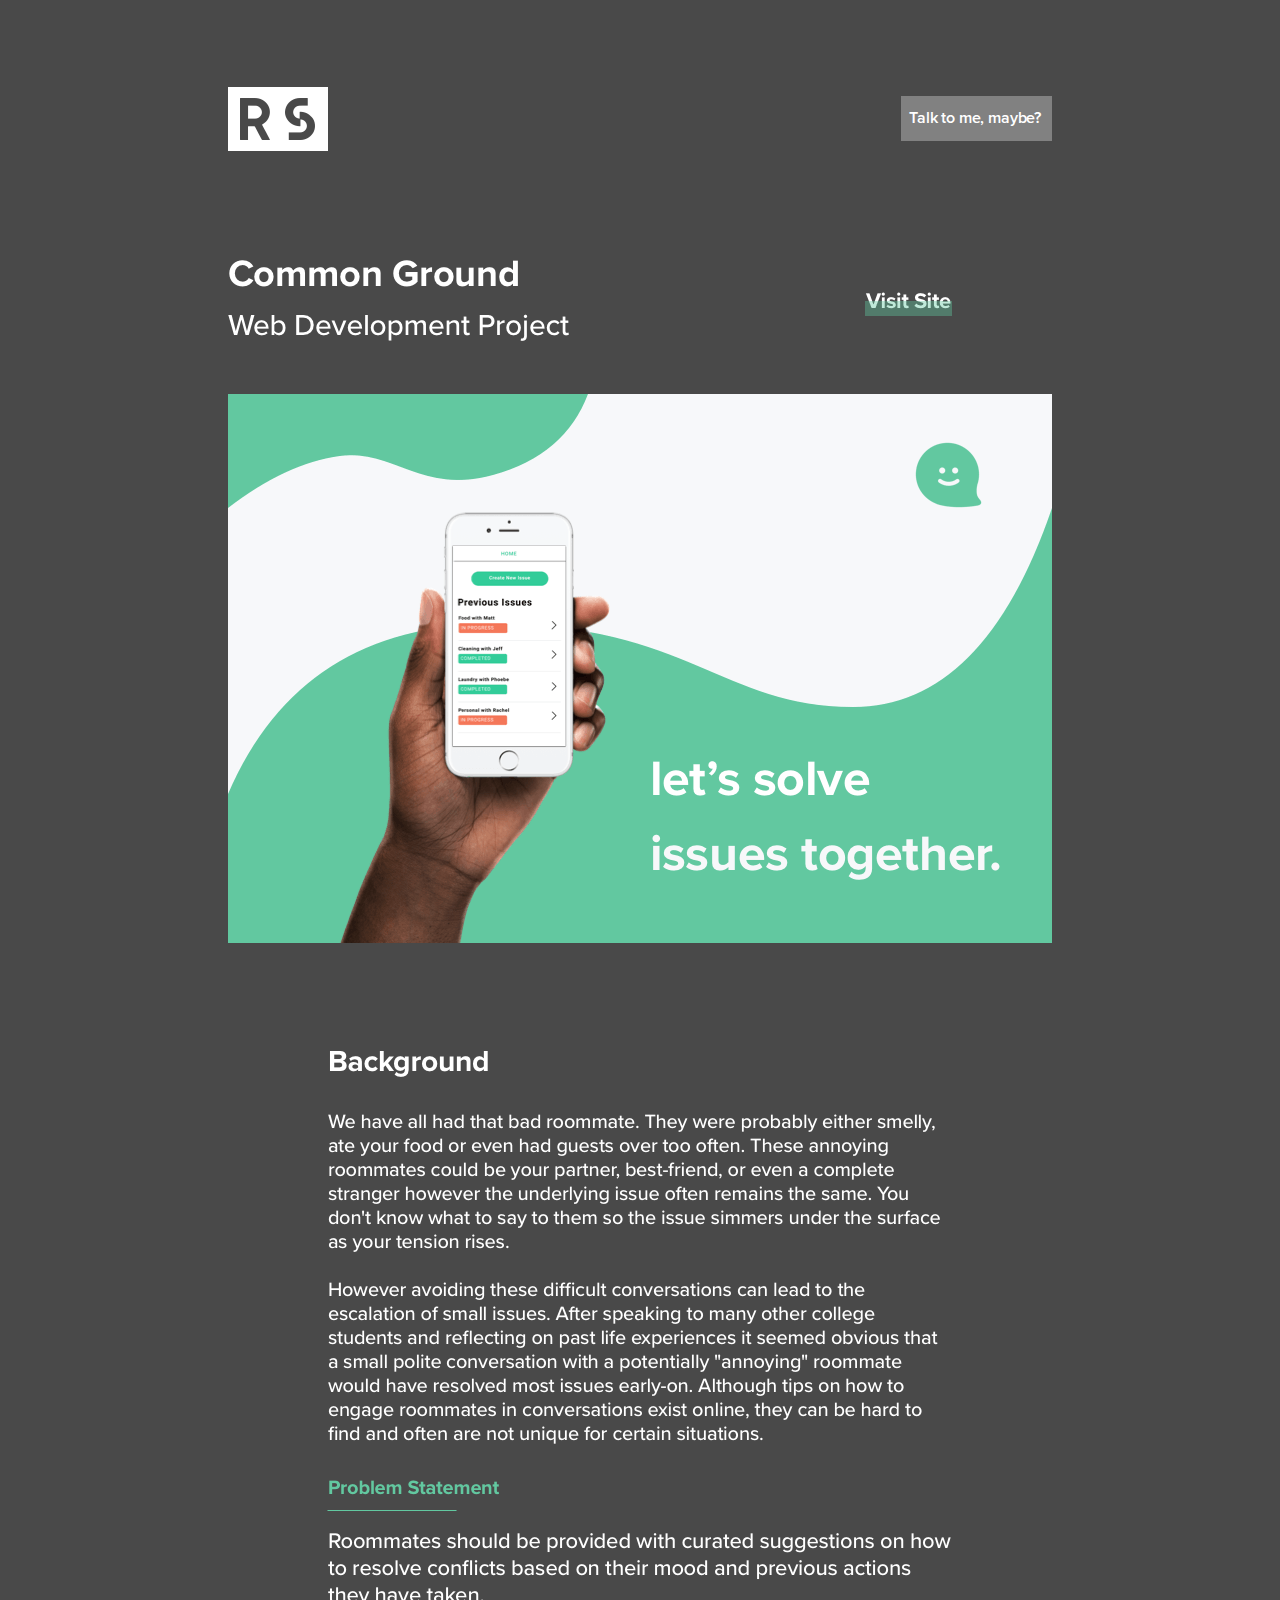
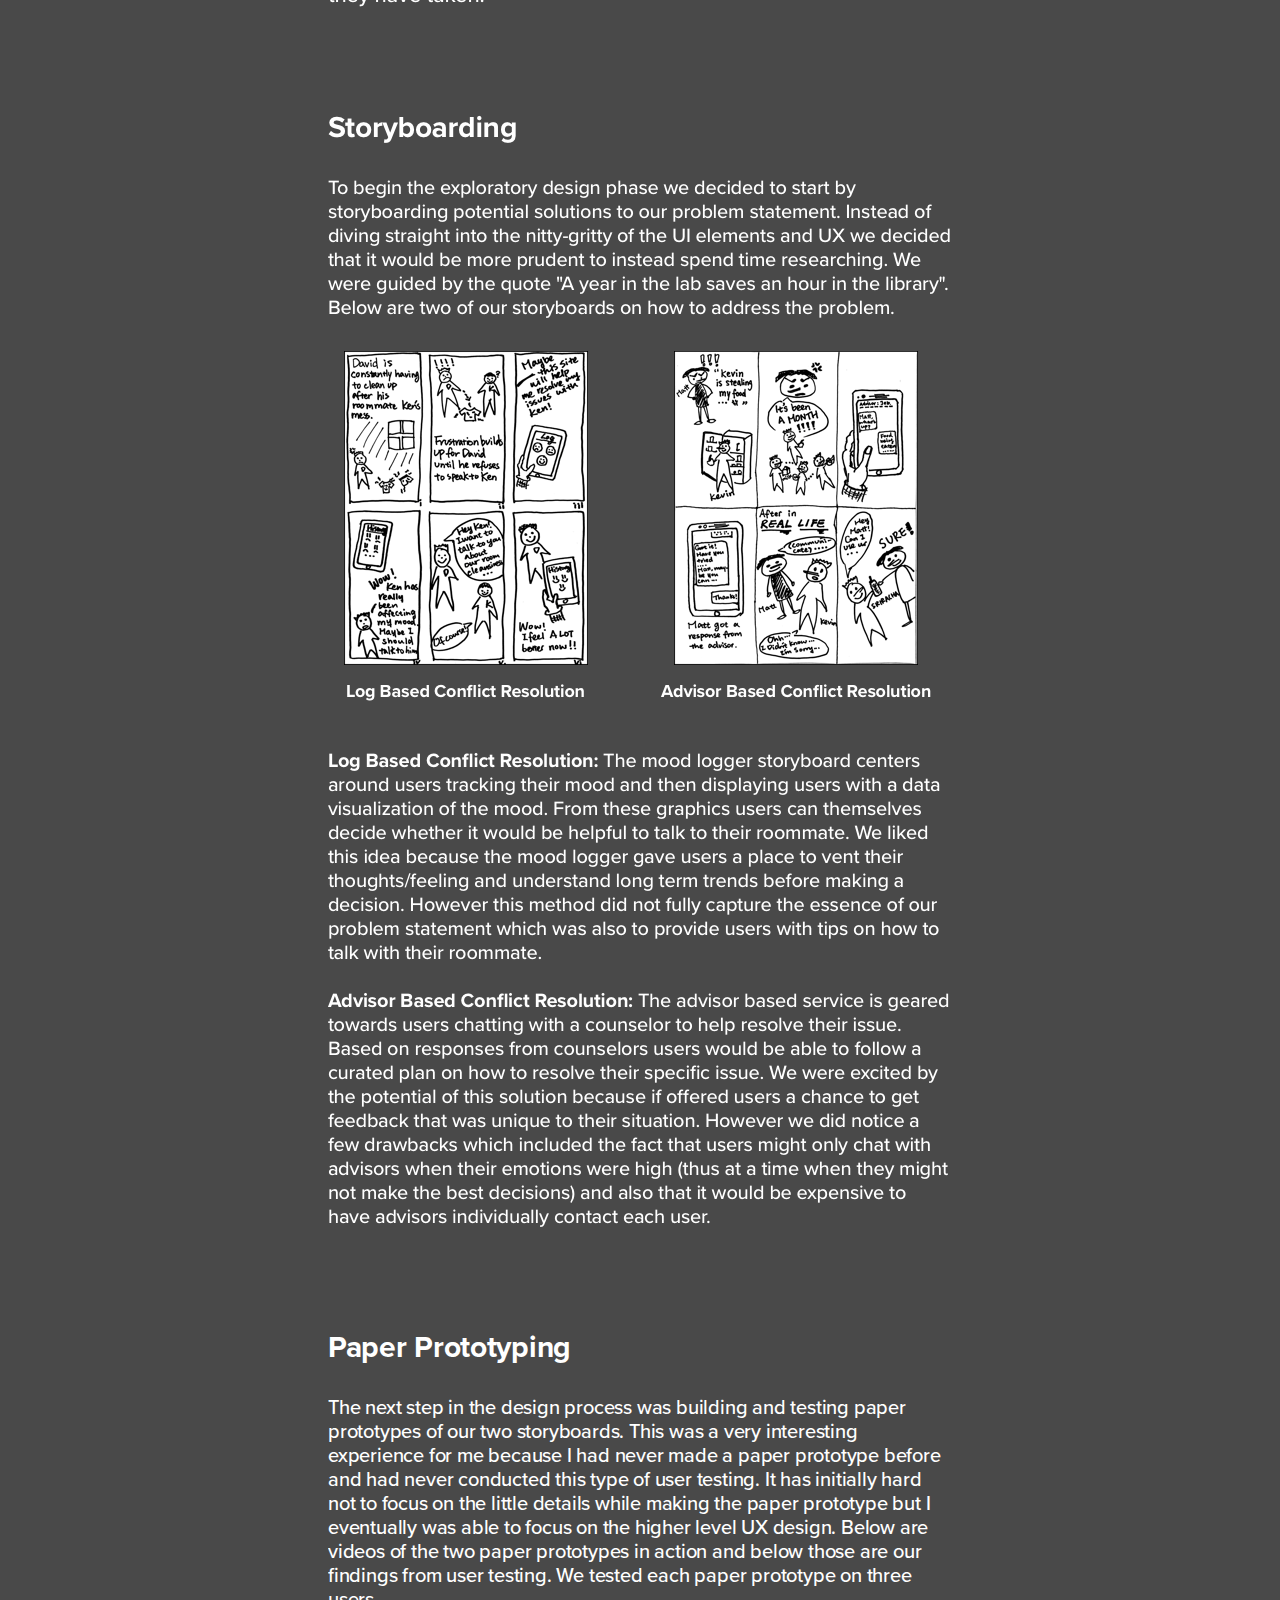
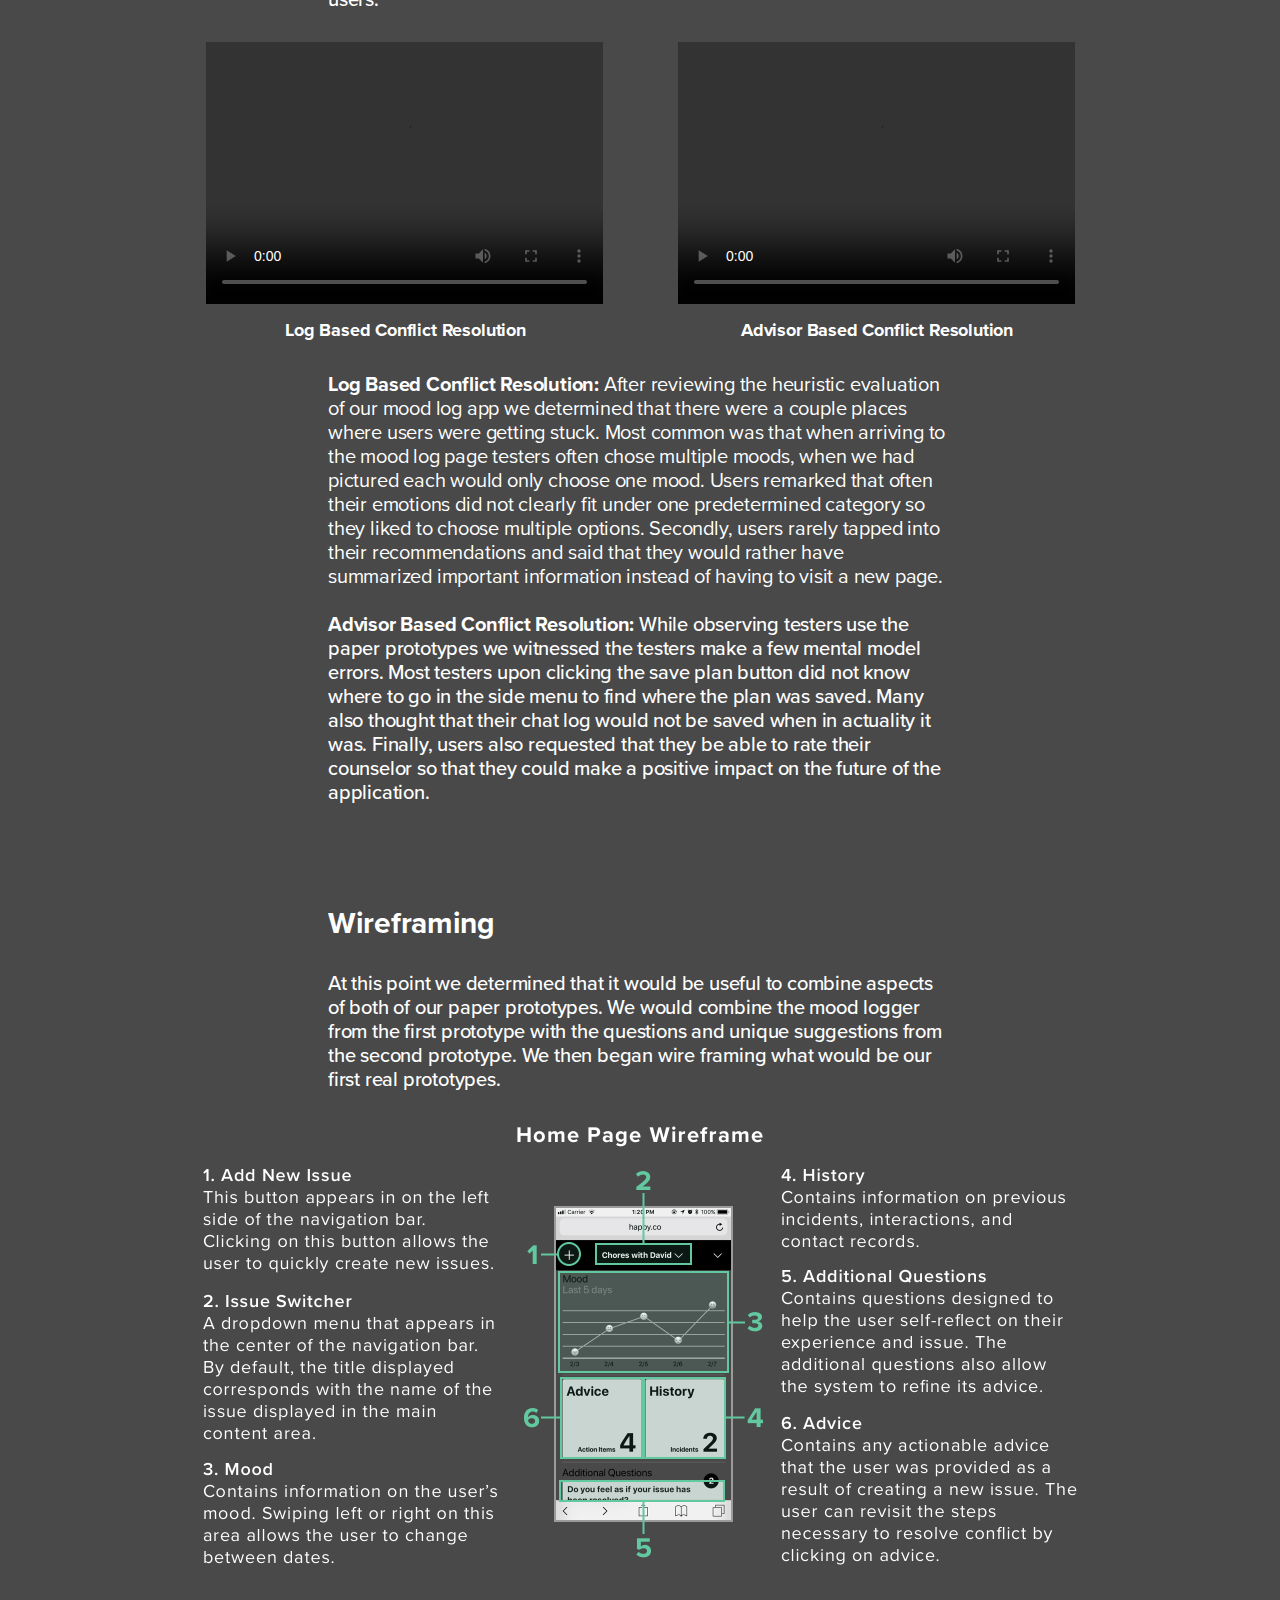
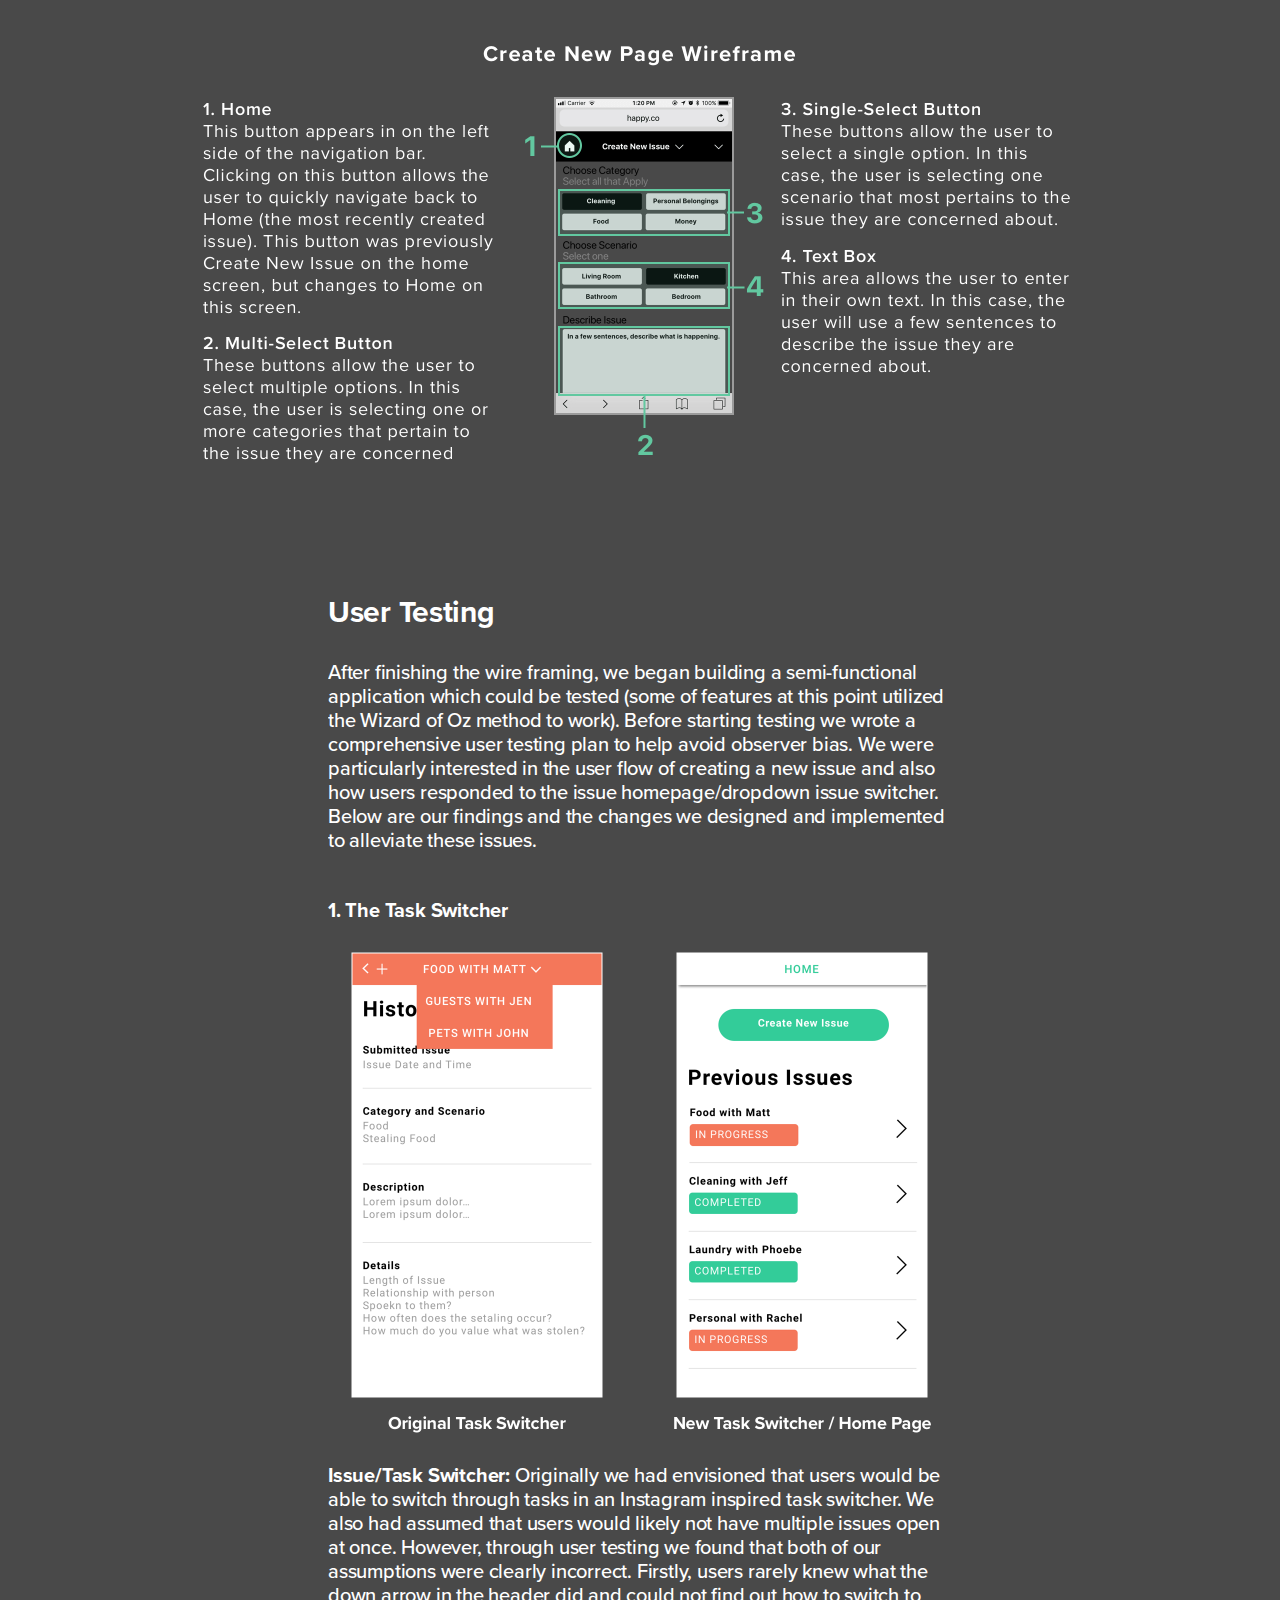
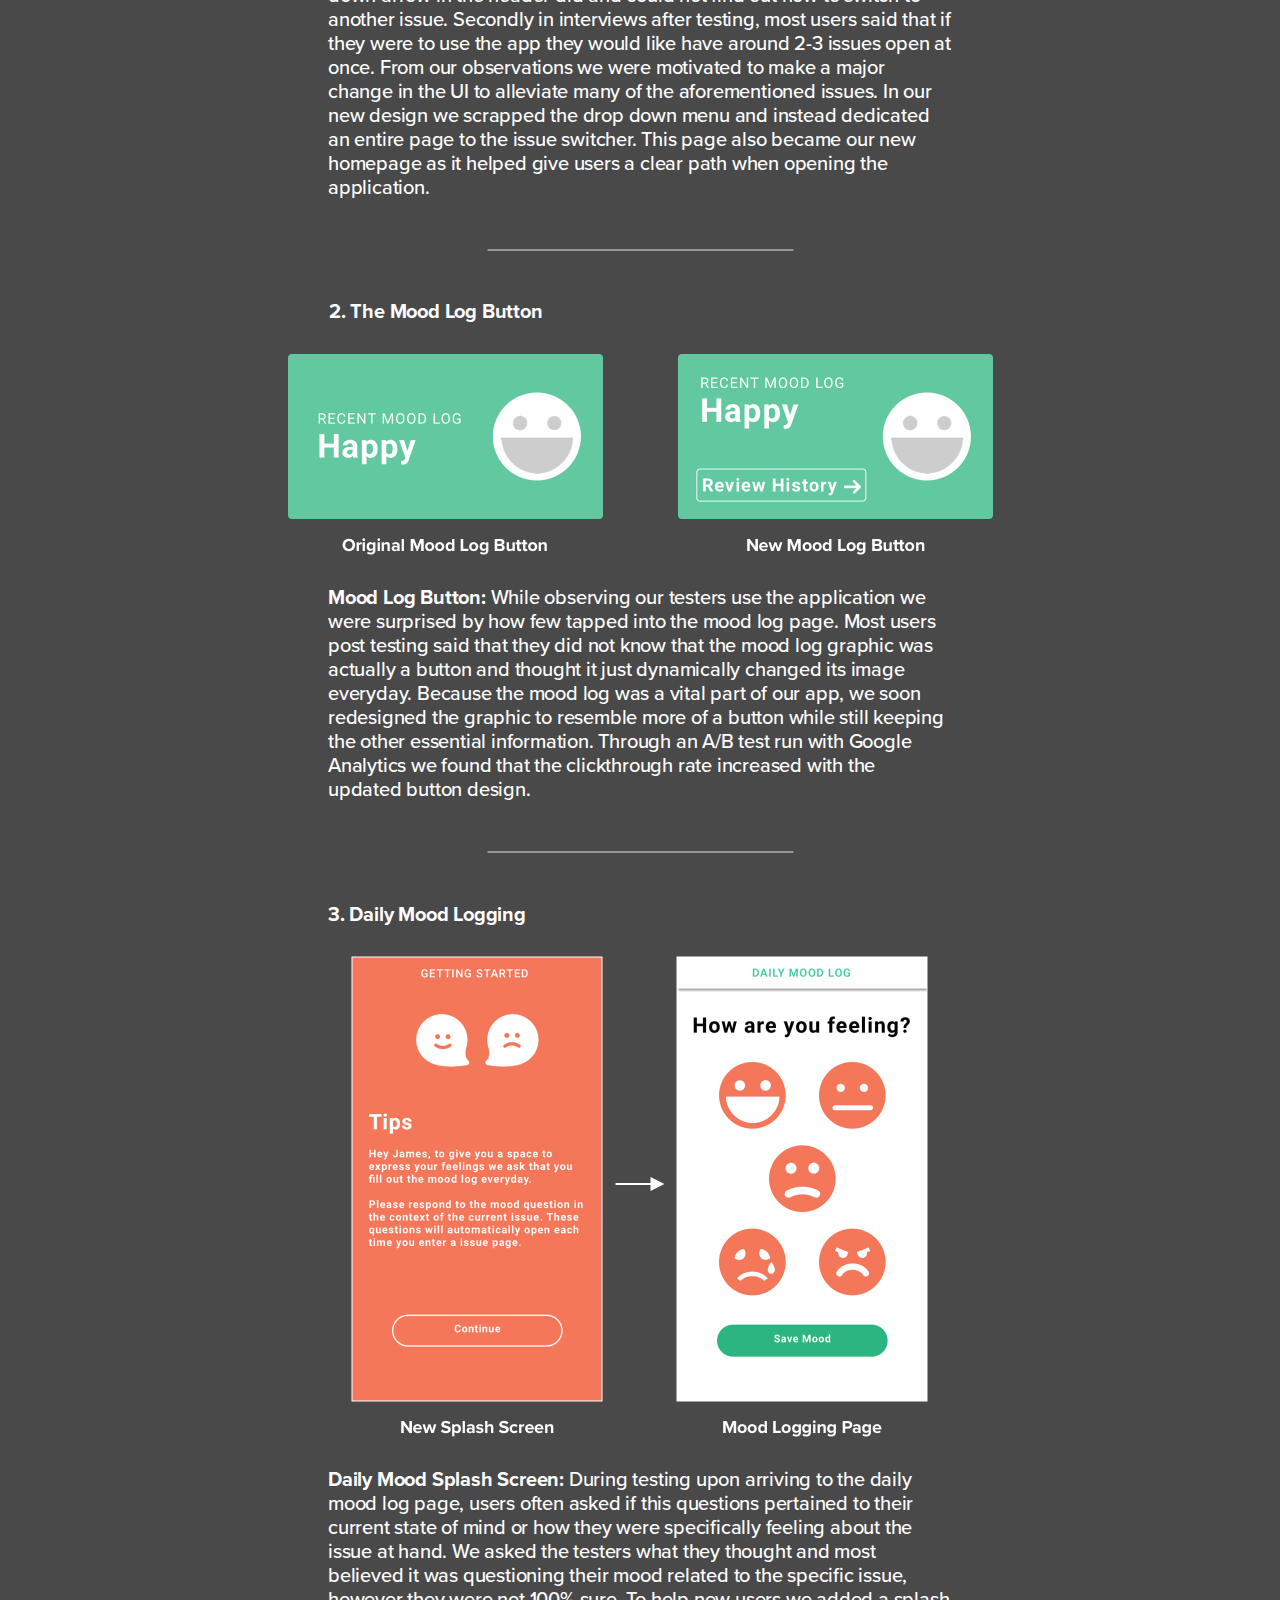
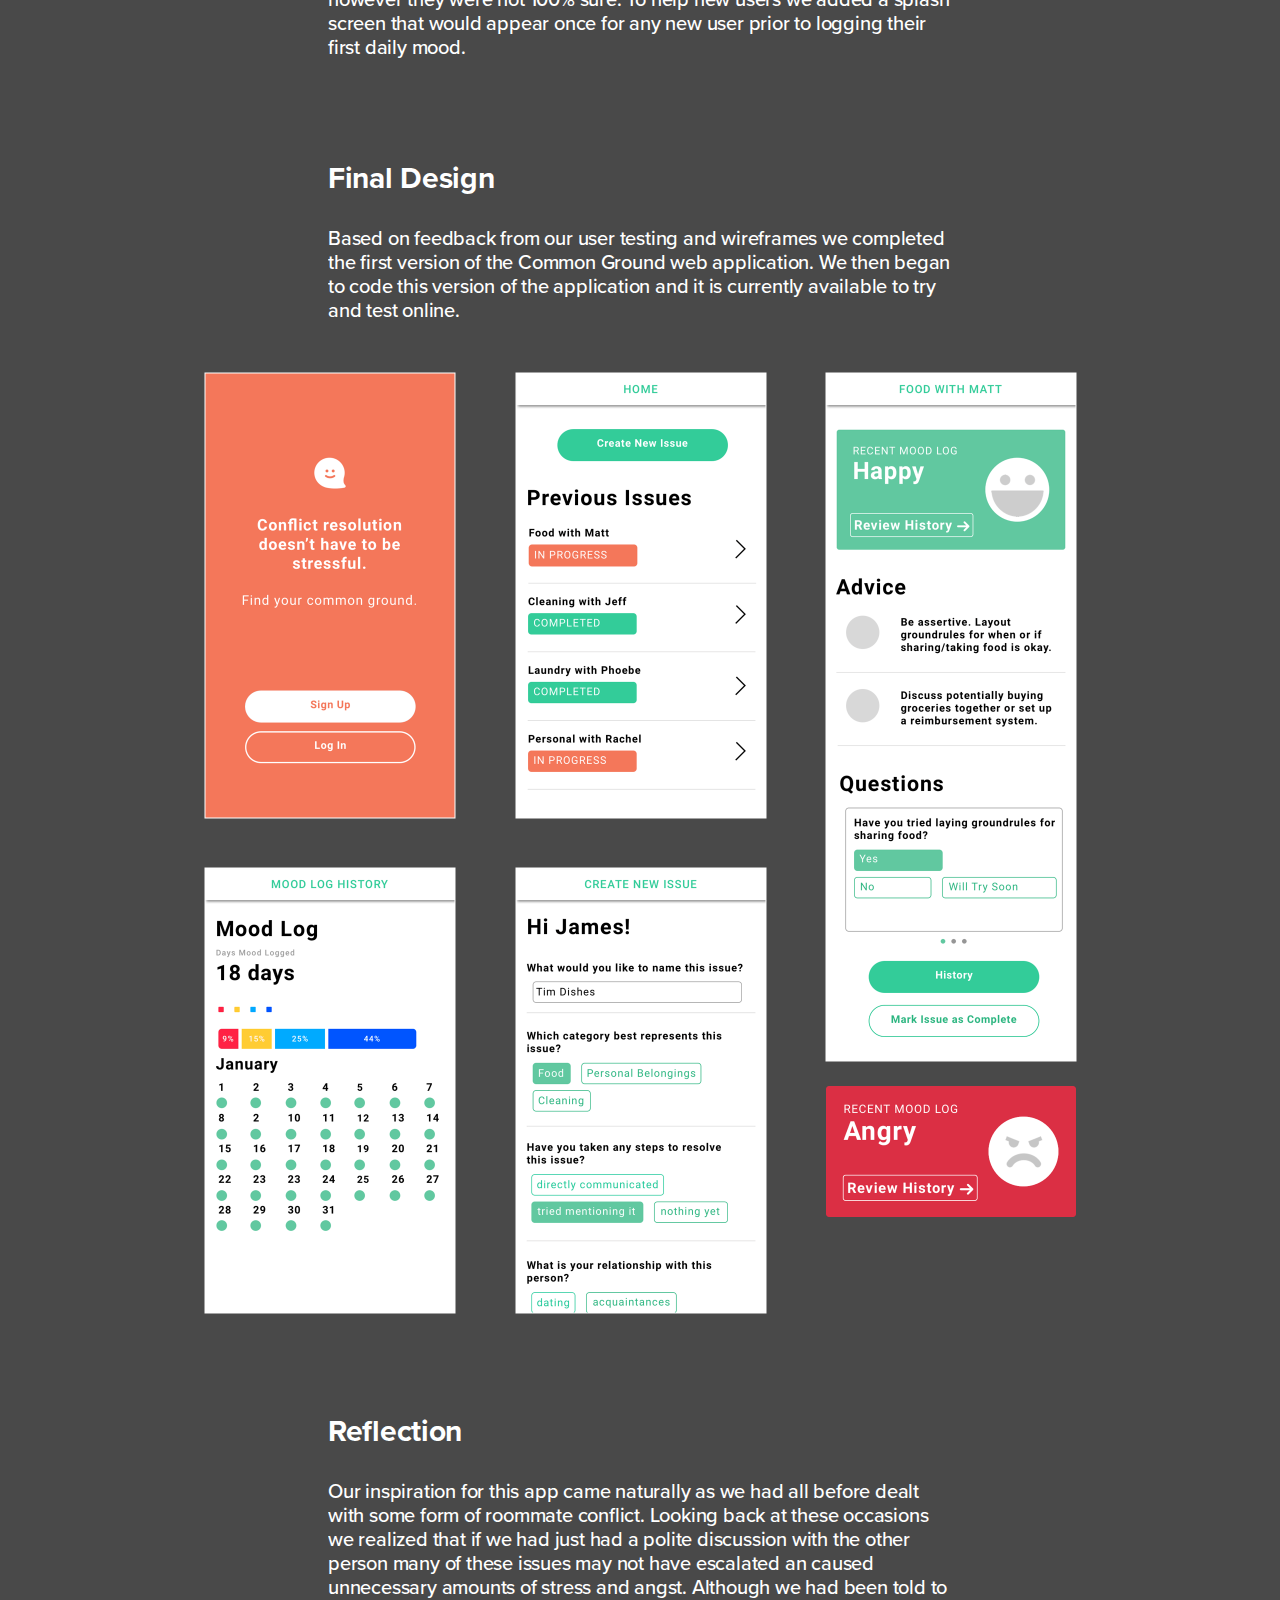
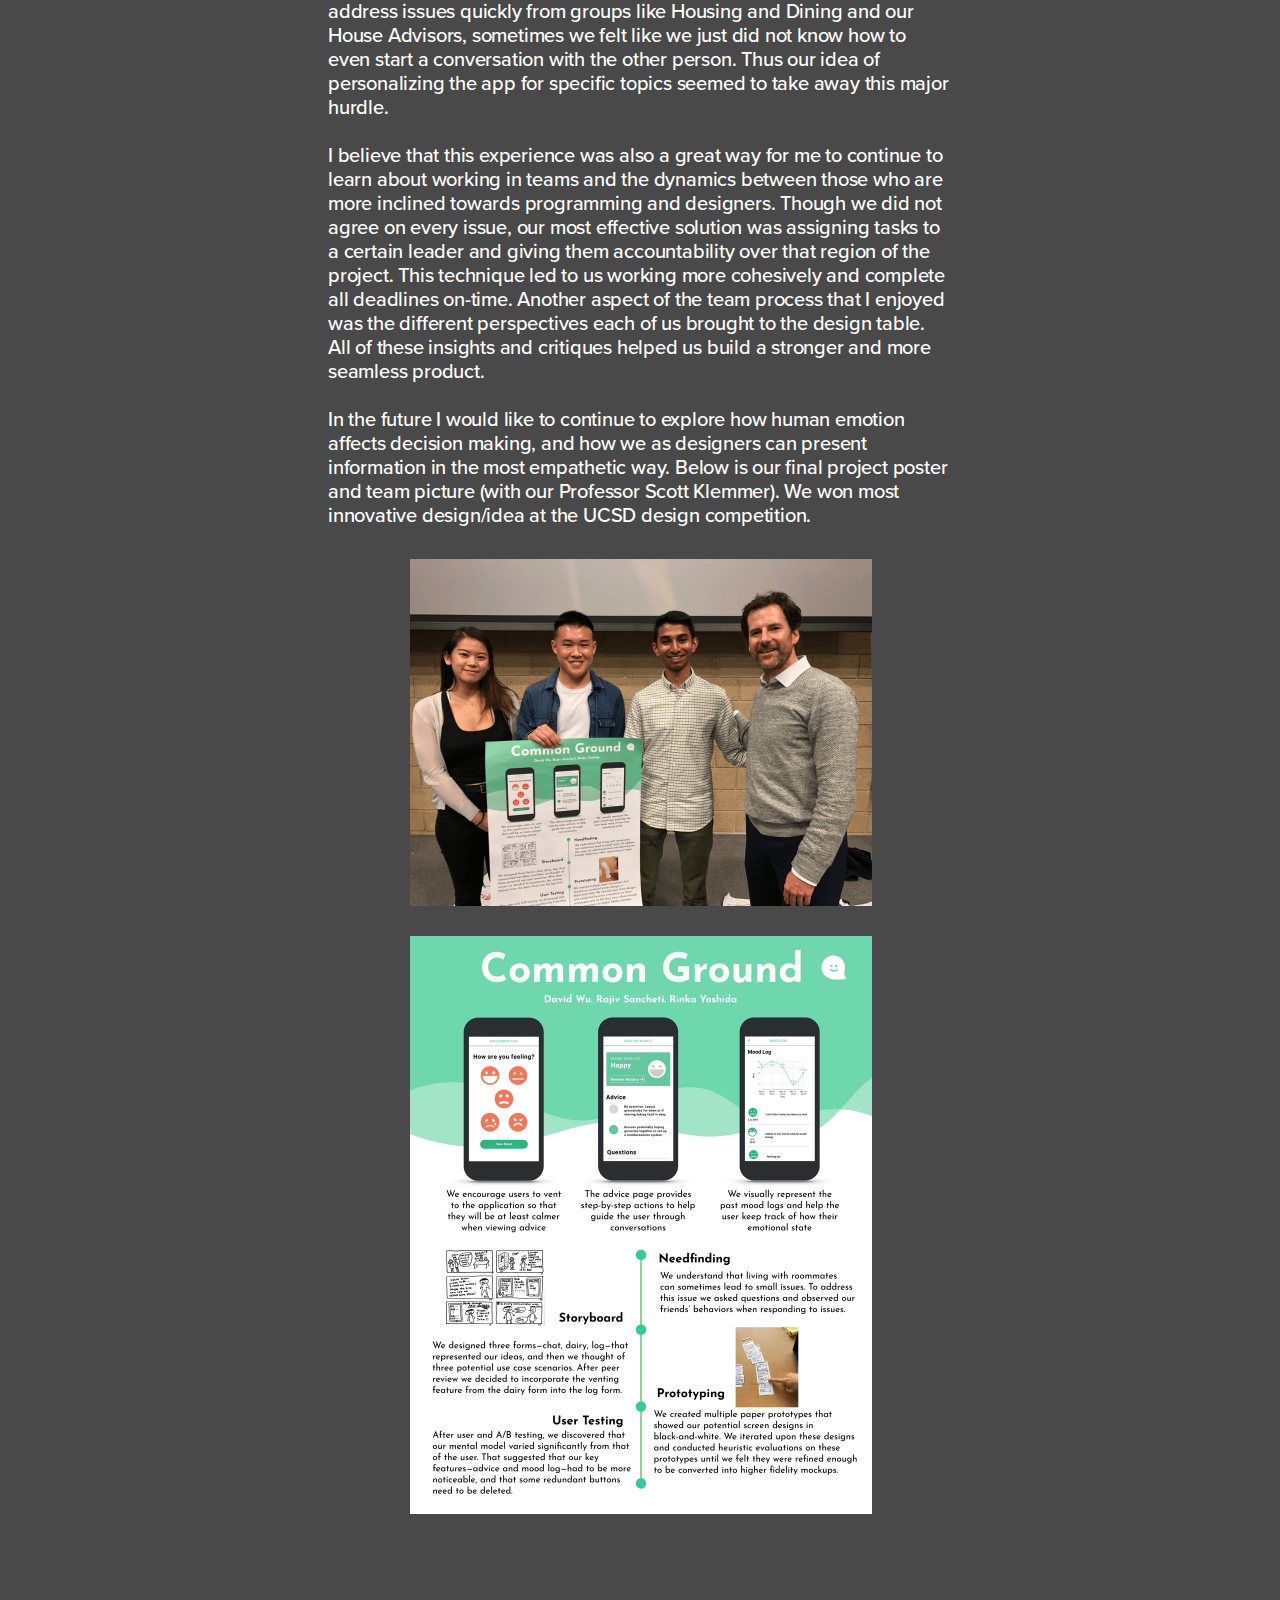
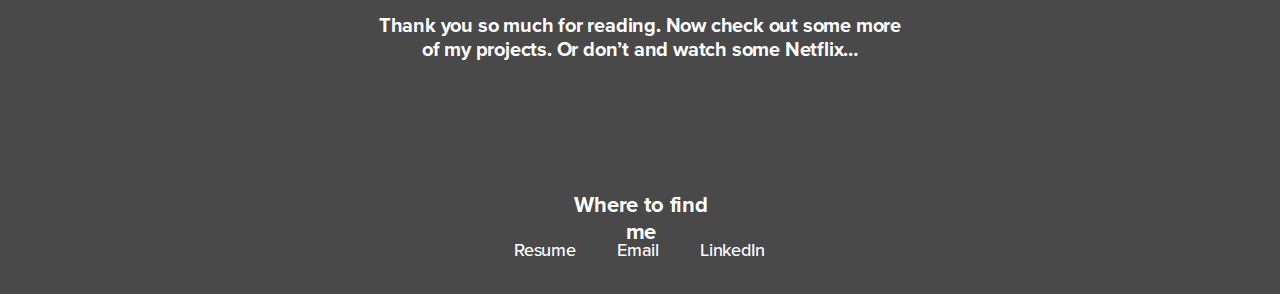
<file: commongroundmobile.html>
<!DOCTYPE html>
<html>
    <head>
        <link href="./img/favicon.png" rel="shortcut icon"/>
        <meta charset="utf-8"/>
        <meta content="width=device-width, initial-scale=1.0, maximum-scale=1.0" name="viewport"/>
        <title>
            Rajiv Sancheti | Portfolio
        </title>
        <meta content="Portfolio" name="description"/>
        <link href="./css/commongroundmobile.css" rel="stylesheet" type="text/css"/>
        <meta content="Launchpad by Anima" name="author">
        </meta>
    </head>
    <body style="margin: 0;
 background: rgba(255, 255, 255, 1.0);">
        <input id="anPageName" name="page" type="hidden" value="commongroundmobile"/>
        <div class="bp1-commongrounddarkmode">
            <div style="width: 1024px; height: 100%; position:relative; margin:auto;">
                <div class="bp1-footer">
                    <div class="bp1-rectangle">
                    </div>
                    <div class="bp1-links">
                        <a href="https://www.linkedin.com/in/rajivsancheti/" target="_blank">
                            <div class="bp1-linkedin">
                                LinkedIn
                            </div>
                        </a>
                        <a href="mailto:sancheti.rajiv@gmail.com">
                            <div class="bp1-email">
                                Email
                            </div>
                        </a>
                        <a href="https://drive.google.com/file/d/1mlLxyJ36N2Ns9GRoTrlxzjDXFvxKzdkW/view?usp=sharing" target="_blank">
                            <div class="bp1-resume">
                                Resume
                            </div>
                        </a>
                    </div>
                    <div class="bp1-wheretofindme">
                        Where to find me
                    </div>
                </div>
                <div class="bp1-endingtext">
                    Thank you so much for reading. Now check out some more of my projects. Or don’t and watch some Netflix…
                </div>
                <div class="bp1-reflection">
                    <img anima-src="./img/commongrounddarkmode-common-ground-poster@2x.png" class="bp1-commongroundposter" src="[data-uri]"/>
                    <img anima-src="./img/commonground-team-picture@2x.png" class="bp1-teampicture" src="[data-uri]"/>
                    <div class="bp1-reflectionintro">
                        <div class="bp1-background">
                        </div>
                        <div class="bp1-sectioncontent">
                            <div class="bp1-background1">
                            </div>
                            <div class="bp1-sectioncontent1">
                                Our inspiration for this app came naturally as we had all before dealt with some form of roommate conflict. Looking back at these occasions we realized that if we had just had a polite discussion with the other person many of these issues may not have escalated an caused unnecessary amounts of stress and angst. Although we had been told to address issues quickly from groups like Housing and Dining and our House Advisors, sometimes we felt like we just did not know how to even start a conversation with the other person. Thus our idea of personalizing the app for specific topics seemed to take away this major hurdle.<br />​<br />I believe that this experience was also a great way for me to continue to learn about working in teams and the dynamics between those who are more inclined towards programming and designers. Though we did not agree on every issue, our most effective solution was assigning tasks to a certain leader and giving them accountability over that region of the project. This technique led to us working more cohesively and complete all deadlines on-time. Another aspect of the team process that I enjoyed was the different perspectives each of us brought to the design table. All of these insights and critiques helped us build a stronger and more seamless product. <br />​<br />In the future I would like to continue to explore how human emotion affects decision making, and how we as designers can present information in the most empathetic way. Below is our final project poster and team picture (with our Professor Scott Klemmer). We won most innovative design/idea at the UCSD design competition.
                            </div>
                        </div>
                        <div class="bp1-sectiontitle">
                            Reflection
                        </div>
                    </div>
                </div>
                <div class="bp1-finaldesign">
                    <img anima-src="./img/commongrounddarkmode-final-design-images@2x.png" class="bp1-finaldesignimages" src="[data-uri]"/>
                    <div class="bp1-finaldesignintro">
                        <div class="bp1-background">
                        </div>
                        <div class="bp1-sectioncontent">
                            <div class="bp1-background1">
                            </div>
                            <div class="bp1-sectioncontent1">
                                Based on feedback from our user testing and wireframes we completed the first version of the Common Ground web application. We then began to code this version of the application and it is currently available to try and test online.
                            </div>
                        </div>
                        <div class="bp1-sectiontitle">
                            Final Design
                        </div>
                    </div>
                </div>
                <div class="bp1-usertesting">
                    <div class="bp1-usertesting3">
                        <div class="bp1-sectioncontent">
                            <div class="bp1-sectioncontent1">
                                <span class="bp1-span1">Daily Mood Splash Screen: </span><span class="bp1-span2">During testing upon arriving to the daily mood log page, users often asked if this questions pertained to their current state of mind or how they were specifically feeling about the issue at hand. We asked the testers what they thought and most believed it was questioning their mood related to the specific issue, however they were not 100% sure. To help new users we added a splash screen that would appear once for any new user prior to logging their first daily mood.</span>
                            </div>
                        </div>
                        <img anima-src="./img/commongrounddarkmode-images@2x.png" class="bp1-images" src="[data-uri]"/>
                        <div class="bp1-title">
                            3. Daily Mood Logging
                        </div>
                    </div>
                    <div class="bp1-usertesting2">
                        <img anima-src="./img/prudentialdarkmode-divider-3.png" class="bp1-divider" src="[data-uri]"/>
                        <div class="bp1-sectioncontent">
                            <div class="bp1-sectioncontent1">
                                <span class="bp1-span1">Mood Log Button: </span><span class="bp1-span2">While observing our testers use the application we were surprised by how few tapped into the mood log page. Most users post testing said that they did not know that the mood log graphic was actually a button and thought it just dynamically changed its image everyday. Because the mood log was a vital part of our app, we soon redesigned the graphic to resemble more of a button while still keeping the other essential information. Through an A/B test run with Google Analytics we found that the clickthrough rate increased with the updated button design.</span>
                            </div>
                        </div>
                        <img anima-src="./img/commongrounddarkmode-images-1@2x.png" class="bp1-images" src="[data-uri]"/>
                        <div class="bp1-title">
                            2. The Mood Log Button
                        </div>
                    </div>
                    <div class="bp1-usertesting1">
                        <img anima-src="./img/prudentialdarkmode-divider-3.png" class="bp1-divider" src="[data-uri]"/>
                        <div class="bp1-sectioncontent">
                            <div class="bp1-sectioncontent1">
                                <span class="bp1-span1">Issue/Task Switcher: </span><span class="bp1-span2">Originally we had envisioned that users would be able to switch through tasks in an Instagram inspired task switcher. We also had assumed that users would likely not have multiple issues open at once. However, through user testing we found that both of our assumptions were clearly incorrect. Firstly, users rarely knew what the down arrow in the header did and could not find out how to switch to another issue. Secondly in interviews after testing, most users said that if they were to use the app they would like have around 2-3 issues open at once. From our observations we were motivated to make a major change in the UI to alleviate many of the aforementioned issues. In our new design we scrapped the drop down menu and instead dedicated an entire page to the issue switcher. This page also became our new homepage as it helped give users a clear path when opening the application.</span>
                            </div>
                        </div>
                        <img anima-src="./img/commongrounddarkmode-images-2@2x.png" class="bp1-images" src="[data-uri]"/>
                        <div class="bp1-title">
                            1. The Task Switcher
                        </div>
                    </div>
                    <div class="bp1-usertestingintro">
                        <div class="bp1-background">
                        </div>
                        <div class="bp1-sectioncontent">
                            <div class="bp1-background1">
                            </div>
                            <div class="bp1-sectioncontent1">
                                After finishing the wire framing, we began building a semi-functional application which could be tested (some of features at this point utilized the Wizard of Oz method to work). Before starting testing we wrote a comprehensive user testing plan to help avoid observer bias. We were particularly interested in the user flow of creating a new issue and also how users responded to the issue homepage/dropdown issue switcher. Below are our findings and the changes we designed and implemented to alleviate these issues.
                            </div>
                        </div>
                        <div class="bp1-sectiontitle">
                            User Testing
                        </div>
                    </div>
                </div>
                <div class="bp1-wireframingsection">
                    <img anima-src="./img/commongrounddarkmode-create-new-wireframe@2x.png" class="bp1-createnewwireframe" src="[data-uri]"/>
                    <img anima-src="./img/commongrounddarkmode-home-wireframe@2x.png" class="bp1-homewireframe" src="[data-uri]"/>
                    <div class="bp1-wireframingintro">
                        <div class="bp1-background">
                        </div>
                        <div class="bp1-sectioncontent">
                            <div class="bp1-background1">
                            </div>
                            <div class="bp1-sectioncontent1">
                                At this point we determined that it would be useful to combine aspects of both of our paper prototypes. We would combine the mood logger from the first prototype with the questions and unique suggestions from the second prototype. We then began wire framing what would be our first real prototypes.
                            </div>
                        </div>
                        <div class="bp1-sectiontitle">
                            Wireframing
                        </div>
                    </div>
                </div>
                <div class="bp1-paperprototypingsection">
                    <div class="bp1-paperprototypingending">
                        <div class="bp1-sectioncontent">
                            <span class="bp1-span1">Log Based Conflict Resolution: </span><span class="bp1-span2">After reviewing the heuristic evaluation of our mood log app we determined that there were a couple places where users were getting stuck. Most common was that when arriving to the mood log page testers often chose multiple moods, when we had pictured each would only choose one mood. Users remarked that often their emotions did not clearly fit under one predetermined category so they liked to choose multiple options. Secondly, users rarely tapped into their recommendations and said that they would rather have summarized important information instead of having to visit a new page. </span><span class="bp1-span3"><br />​<br />Advisor Based Conflict Resolution: </span><span class="bp1-span4">While observing testers use the paper prototypes we witnessed the testers make a few mental model errors. Most testers upon clicking the save plan button did not know where to go in the side menu to find where the plan was saved. Many also thought that their chat log would not be saved when in actuality it was. Finally, users also requested that they be able to rate their counselor so that they could make a positive impact on the future of the application.</span>
                        </div>
                    </div>
                    <div class="bp1-advisorbasedvideo">
                        <div class="bp1-advisorvideo">
                            <video anima-src="https://anima-uploads.s3.amazonaws.com/projects/5c74a5051b6ee0000bf0b168/files/advisor-based-paper-prototype.mp4" controls="" src="">
                            </video>
                        </div>
                        <div class="bp1-advisorvideosubtext">
                            Advisor Based Conflict Resolution
                        </div>
                    </div>
                    <div class="bp1-logbasedvideo">
                        <div class="bp1-logvideo">
                            <video anima-src="https://anima-uploads.s3.amazonaws.com/projects/5c74a5051b6ee0000bf0b168/files/log-based-paper-prototype.mp4" controls="" src="">
                            </video>
                        </div>
                        <div class="bp1-logvideosubtext">
                            Log Based Conflict Resolution
                        </div>
                    </div>
                    <div class="bp1-paperprototypingintro">
                        <div class="bp1-background">
                        </div>
                        <div class="bp1-sectioncontent">
                            <div class="bp1-background1">
                            </div>
                            <div class="bp1-sectioncontent1">
                                The next step in the design process was building and testing paper prototypes of our two storyboards. This was a very interesting experience for me because I had never made a paper prototype before and had never conducted this type of user testing. It has initially hard not to focus on the little details while making the paper prototype but I eventually was able to focus on the higher level UX design. Below are videos of the two paper prototypes in action and below those are our findings from user testing. We tested each paper prototype on three users.
                            </div>
                        </div>
                        <div class="bp1-sectiontitle">
                            Paper Prototyping
                        </div>
                    </div>
                </div>
                <img anima-src="./img/commongrounddarkmode-storyboarding.png" class="bp1-storyboarding" src="[data-uri]"/>
                <img anima-src="./img/commongrounddarkmode-background-section.png" class="bp1-backgroundsection" src="[data-uri]"/>
                <img anima-src="./img/commongrounddarkmode-project-header.png" class="bp1-projectheader" src="[data-uri]"/>
                <div class="bp1-siteheader">
                    <a href="mailto:sancheti.rajiv@gmail.com">
                        <div class="bp1-reachoutcta">
                            <div class="bp1-rectangle">
                            </div>
                            <div class="bp1-emaillink">
                                Talk to me, maybe?
                            </div>
                        </div>
                    </a>
                    <a href="homedarkmode.html">
                        <img anima-src="./img/commongrounddarkmode-rajiv-logo@2x.png" class="bp1-rajivlogo" src="[data-uri]"/>
                    </a>
                </div>
            </div>
        </div>
        <div class="bp2-commongroundmobile">
            <div style="width: 320px; height: 100%; position:relative; margin:auto;">
                <div class="bp2-footermobile">
                    <div class="bp2-rectangle">
                    </div>
                    <div class="bp2-links">
                        <a href="https://www.linkedin.com/in/rajivsancheti/" target="_blank">
                            <div class="bp2-linkedin">
                                LinkedIn
                            </div>
                        </a>
                        <a href="mailto:sancheti.rajiv@gmail.com">
                            <div class="bp2-email">
                                Email
                            </div>
                        </a>
                        <a href="https://drive.google.com/file/d/1mlLxyJ36N2Ns9GRoTrlxzjDXFvxKzdkW/view?usp=sharing" target="_blank">
                            <div class="bp2-resume">
                                Resume
                            </div>
                        </a>
                    </div>
                    <div class="bp2-wheretofindme">
                        Where to find me
                    </div>
                </div>
                <div class="bp2-storyboardingsectionbackground">
                </div>
                <div class="bp2-wireframingsectionbackground">
                </div>
                <div class="bp2-highfidelitysectionbackground">
                </div>
                <div class="bp2-reflectionsection">
                    <img anima-src="./img/commongroundmobile-common-ground-poster@2x.png" class="bp2-commongroundposter" src="[data-uri]"/>
                    <img anima-src="./img/commongroundmobile-team-picture@2x.png" class="bp2-teampicture" src="[data-uri]"/>
                    <div class="bp2-introtext">
                        <div class="bp2-background">
                            Reflection
                        </div>
                        <div class="bp2-prudentialoffersva">
                            Our inspiration for this app came naturally as we had all before dealt with some form of roommate conflict. Looking back at these occasions we realized that if we had just had a polite discussion with the other person many of these issues may not have escalated an caused unnecessary amounts of stress and angst. Although we had been told to address issues quickly from groups like Housing and Dining and our House Advisors, sometimes we felt like we just did not know how to even start a conversation with the other person. Thus our idea of personalizing the app for specific topics seemed to take away this major hurdle.<br />​<br />I believe that this experience was also a great way for me to continue to learn about working in teams and the dynamics between those who are more inclined towards programming and designers. Though we did not agree on every issue, our most effective solution was assigning tasks to a certain leader and giving them accountability over that region of the project. This technique led to us working more cohesively and complete all deadlines on-time. Another aspect of the team process that I enjoyed was the different perspectives each of us brought to the design table. All of these insights and critiques helped us build a stronger and more seamless product. <br />​<br />In the future I would like to continue to explore how human emotion affects decision making, and how we as designers can present information in the most empathetic way. Below is our final project poster and team picture (with our Professor Scott Klemmer). We won most innovative design/idea at the UCSD design competition.
                        </div>
                    </div>
                </div>
                <div class="bp2-highfidelitysection">
                    <img anima-src="./img/commongrounddarkmodemobile-final-design---common-ground@2x.png" class="bp2-finaldesigncommonground" src="[data-uri]"/>
                    <div class="bp2-introtext">
                        <div class="bp2-background">
                            High Fidelity
                        </div>
                        <div class="bp2-prudentialoffersva">
                            Based on feedback from our user testing and wireframes we completed the first version of the Common Ground web application. We then began to code this version of the application and it is currently available to try and test online.
                        </div>
                    </div>
                </div>
                <div class="bp2-usertestingsection">
                    <div class="bp2-issue3">
                        <div class="bp2-text">
                            <span class="bp2-span1">Daily Mood Splash Screen: </span><span class="bp2-span2">During testing upon arriving to the daily mood log page, users often asked if this questions pertained to their current state of mind or how they were specifically feeling about the issue at hand. We asked the testers what they thought and most believed it was questioning their mood related to the specific issue, however they were not 100% sure. To help new users we added a splash screen that would appear once for any new user prior to logging their first daily mood.</span>
                        </div>
                        <img anima-src="./img/commongrounddarkmodemobile-spash-screen-image@2x.png" class="bp2-spashscreenimage" src="[data-uri]"/>
                        <div class="bp2-title">
                            3. Daily Mood Logging
                        </div>
                    </div>
                    <div class="bp2-issue2">
                        <div class="bp2-text">
                            <span class="bp2-span1">Mood Log Button:</span><span class="bp2-span2"> </span><span class="bp2-span3">While observing our testers use the application we were surprised by how few tapped into the mood log page. Most users post testing said that they did not know that the mood log graphic was actually a button and thought it just dynamically changed its image everyday. Because the mood log was a vital part of our app, we soon redesigned the graphic to resemble more of a button while still keeping the other essential information. Through an A/B test run with Google Analytics we found that the clickthrough rate increased with the updated button design.</span>
                        </div>
                        <img anima-src="./img/commongroundmobile-mood-log-button-image@2x.png" class="bp2-moodlogbuttonimage" src="[data-uri]"/>
                        <div class="bp2-title">
                            2. The Mood Log Button
                        </div>
                    </div>
                    <div class="bp2-issue1">
                        <div class="bp2-text">
                            <span class="bp2-span1">Issue/Task Switcher:</span><span class="bp2-span2"> Originally we had envisioned that users would be able to switch through tasks in an Instagram inspired task switcher. We also had assumed that users would likely not have multiple issues open at once. However, through user testing we found that both of our assumptions were clearly incorrect. Firstly, users rarely knew what the down arrow in the header did and could not find out how to switch to another issue. Secondly in interviews after testing, most users said that if they were to use the app they would like have around 2-3 issues open at once. From our observations we were motivated to make a major change in the UI to alleviate many of the aforementioned issues. In our new design we scrapped the drop down menu and instead dedicated an entire page to the issue switcher. This page also became our new homepage as it helped give users a clear path when opening the application.</span>
                        </div>
                        <img anima-src="./img/commongrounddarkmodemobile-task-switcher-image@2x.png" class="bp2-taskswitcherimage" src="[data-uri]"/>
                        <div class="bp2-title">
                            1. The Task Switcher
                        </div>
                    </div>
                    <div class="bp2-introtext">
                        <div class="bp2-background">
                            User Testing
                        </div>
                        <div class="bp2-prudentialoffersva">
                            After finishing the wire framing, we began building a semi-functional application which could be tested (some of features at this point utilized the Wizard of Oz method to work). Before starting testing we wrote a comprehensive user testing plan to help avoid observer bias. We were particularly interested in the user flow of creating a new issue and also how users responded to the issue homepage/dropdown issue switcher. Below are our findings and the changes we designed and implemented to alleviate these issues.
                        </div>
                    </div>
                </div>
                <div class="bp2-wireframingsection">
                    <img anima-src="./img/commongroundmobile-create-new-wireframe@2x.png" class="bp2-createnewwireframe" src="[data-uri]"/>
                    <img anima-src="./img/commongroundmobile-home-wireframe@2x.png" class="bp2-homewireframe" src="[data-uri]"/>
                    <div class="bp2-introtext">
                        <div class="bp2-background">
                            Wireframing
                        </div>
                        <div class="bp2-prudentialoffersva">
                            At this point we determined that it would be useful to combine aspects of both of our paper prototypes. We would combine the mood logger from the first prototype with the questions and unique suggestions from the second prototype. We then began wire framing what would be our first real prototypes.
                        </div>
                    </div>
                </div>
                <div class="bp2-paperprototyping">
                    <div class="bp2-advisorbasedtext">
                        <div class="bp2-sectioncontent">
                            While observing testers use the paper prototypes we witnessed the testers make a few mental model errors. Most testers upon clicking the save plan button did not know where to go in the side menu to find where the plan was saved. Many also thought that their chat log would not be saved when in actuality it was. Finally, users also requested that they be able to rate their counselor so that they could make a positive impact on the future of the application.
                        </div>
                    </div>
                    <div class="bp2-advisorbasedvideo">
                        <div class="bp2-advisorvideo">
                            <video anima-src="https://anima-uploads.s3.amazonaws.com/projects/5c74a5051b6ee0000bf0b168/files/advisor-based-paper-prototype.mp4" controls="" src="">
                            </video>
                        </div>
                        <div class="bp2-advisorvideosubtext">
                            Advisor Based Conflict Resolution
                        </div>
                    </div>
                    <div class="bp2-logbasedtext">
                        <div class="bp2-sectioncontent">
                            After reviewing the heuristic evaluation of our mood log app we determined that there were a couple places where users were getting stuck. Most common was that when arriving to the mood log page testers often chose multiple moods, when we had pictured each would only choose one mood. Users remarked that often their emotions did not clearly fit under one predetermined category so they liked to choose multiple options. Secondly, users rarely tapped into their recommendations and said that they would rather have summarized important information instead of having to visit a new page.
                        </div>
                    </div>
                    <div class="bp2-logbasedvideo">
                        <div class="bp2-logvideo">
                            <video anima-src="https://anima-uploads.s3.amazonaws.com/projects/5c74a5051b6ee0000bf0b168/files/log-based-paper-prototype.mp4" controls="" src="">
                            </video>
                        </div>
                        <div class="bp2-logvideosubtext">
                            Log Based Conflict Resolution
                        </div>
                    </div>
                    <div class="bp2-introtext">
                        The next step in the design process was building and testing paper prototypes of our two storyboards. This was a very interesting experience for me because I had never made a paper prototype before and had never conducted this type of user testing. It has initially hard not to focus on the little details while making the paper prototype but I eventually was able to focus on the higher level UX design. Below are videos of the two paper prototypes in action and below those are our findings from user testing. We tested each paper prototype on three users.
                    </div>
                    <div class="bp2-title">
                        Paper Prototyping
                    </div>
                </div>
                <div class="bp2-storyboardingsection">
                    <div class="bp2-researchendingtext">
                        <div class="bp2-sectioncontent">
                            <span class="bp2-span1">Log Based Conflict Resolution:</span><span class="bp2-span2"> The mood logger storyboard centers around users tracking their mood and then displaying users with a data visualization of the mood. From these graphics users can themselves decide whether it would be helpful to talk to their roommate. We liked this idea because the mood logger gave users a place to vent their thoughts/feeling and understand long term trends before making a decision. However this method did not fully capture the essence of our problem statement which was also to provide users with tips on how to talk with their roommate. <br /></span><span class="bp2-span3">​<br /></span><span class="bp2-span4">Advisor Based Conflict Resolution:</span><span class="bp2-span5"> The advisor based service is geared towards users chatting with a counselor to help resolve their issue. Based on responses from counselors users would be able to follow a curated plan on how to resolve their specific issue. We were excited by the potential of this solution because if offered users a chance to get feedback that was unique to their situation. However we did notice a few drawbacks which included the fact that users might only chat with advisors when their emotions were high (thus at a time when they might not make the best decisions) and also that it would be expensive to have advisors individually contact each user.</span>
                        </div>
                    </div>
                    <img anima-src="./img/commongroundmobile-storyboard-images@2x.png" class="bp2-storyboardimages" src="[data-uri]"/>
                    <div class="bp2-bodytextmobile">
                        <div class="bp2-background">
                            Storyboarding
                        </div>
                        <div class="bp2-prudentialoffersva">
                            To begin the exploratory design phase we decided to start by storyboarding potential solutions to our problem statement. Instead of diving straight into the nitty-gritty of the UI elements and UX we decided that it would be more prudent to instead spend time researching. We were guided by the quote "A year in the lab saves an hour in the library". Below are two of our storyboards on how to address the problem.
                        </div>
                    </div>
                </div>
                <div class="bp2-backgroundsection">
                    <div class="bp2-problemstatement">
                        <div class="bp2-text">
                            Roommates should be provided with curated suggestions on how to resolve conflicts based on their mood and previous actions they have taken.
                        </div>
                        <img anima-src="./img/commongrounddarkmodemobile-line-3@2x.png" class="bp2-line3" src="[data-uri]"/>
                        <div class="bp2-title">
                            Problem Statement
                        </div>
                    </div>
                    <div class="bp2-bodytextmobile">
                        <div class="bp2-background">
                            Background
                        </div>
                        <div class="bp2-prudentialoffersva">
                            We have all had that bad roommate. They were probably either smelly, ate your food or even had guests over too often. These annoying roommates could be your partner, best-friend, or even a complete stranger however the underlying issue often remains the same. You don't know what to say to them so the issue simmers under the surface as your tension rises. <br />​<br />However avoiding these difficult conversations can lead to the escalation of small issues. After speaking to many other college students and reflecting on past life experiences it seemed obvious that a small polite conversation with a potentially "annoying" roommate would have resolved most issues early-on. Although tips on how to engage roommates in conversations exist online, they can be hard to find and often are not unique for certain situations.
                        </div>
                    </div>
                </div>
                <div class="bp2-projectheader">
                    <img anima-src="./img/commongrounddarkmodemobile-banner-image@2x.png" class="bp2-bannerimage" src="[data-uri]"/>
                    <div class="bp2-projectdescription">
                        Web Development Project
                    </div>
                    <div class="bp2-projecttitle">
                        Common Ground
                    </div>
                </div>
                <div class="bp2-siteheadermobile">
                    <div class="bp2-background">
                    </div>
                    <a href="home.html">
                        <div class="bp2-siteheader">
                            <div class="bp2-rajivlogo">
                                <div class="bp2-background1">
                                </div>
                                <img anima-src="./img/homemobile-path@2x.png" class="bp2-path" src="[data-uri]"/>
                                <img anima-src="./img/homemobile-shape@2x.png" class="bp2-shape" src="[data-uri]"/>
                            </div>
                        </div>
                    </a>
                    <a href="mailto:sancheti.rajiv@gmail.com">
                        <div class="bp2-reachoutcta">
                            <div class="bp2-rectangle">
                            </div>
                            <div class="bp2-emaillink">
                                Talk to me, maybe?
                            </div>
                        </div>
                    </a>
                </div>
            </div>
        </div>
        <!-- Scripts -->
        <script>
            anima_isHidden = function(e) {
                if (!(e instanceof HTMLElement)) return !1;
                if (getComputedStyle(e).display == "none") return !0; else if (e.parentNode && anima_isHidden(e.parentNode)) return !0;
                return !1;
            };
            anima_loadAsyncSrcForTag = function(tag) {
                var elements = document.getElementsByTagName(tag);
                var toLoad = [];
                for (var i = 0; i < elements.length; i++) {
                    var e = elements[i];
                    var src = e.getAttribute("src");
                    var loaded = (src != undefined && src.length > 0 && src != '[data-uri]');
                    if (loaded) continue;
                    var asyncSrc = e.getAttribute("anima-src");
                    if (asyncSrc == undefined || asyncSrc.length == 0) continue;
                    if (anima_isHidden(e)) continue;
                    toLoad.push(e);
                }
                toLoad.sort(function(a, b) {
                    return anima_getTop(a) - anima_getTop(b);
                });
                for (var i = 0; i < toLoad.length; i++) {
                    var e = toLoad[i];
                    var asyncSrc = e.getAttribute("anima-src");
                    e.setAttribute("src", asyncSrc);
                }
            };
            anima_pauseHiddenVideos = function(tag) {
                var elements = document.getElementsByTagName("video");
                for (var i = 0; i < elements.length; i++) {
                    var e = elements[i];
                    var isPlaying = !!(e.currentTime > 0 && !e.paused && !e.ended && e.readyState > 2);
                    var isHidden = anima_isHidden(e);
                    if (!isPlaying && !isHidden && e.getAttribute("autoplay") == "autoplay") {
                        e.play();
                    } else if (isPlaying && isHidden) {
                        e.pause();
                    }
                }
            };
            anima_loadAsyncSrc = function(tag) {
                anima_loadAsyncSrcForTag("img");
                anima_loadAsyncSrcForTag("iframe");
                anima_loadAsyncSrcForTag("video");
                anima_pauseHiddenVideos();
            };
            var anima_getTop = function(e) {
                var top = 0;
                do {
                    top += e.offsetTop || 0;
                    e = e.offsetParent;
                } while (e);
                return top;
            };
            anima_loadAsyncSrc();
            anima_old_onResize = window.onresize;
            anima_new_onResize = undefined;
            anima_updateOnResize = function() {
                if (anima_new_onResize == undefined || window.onresize != anima_new_onResize) {
                    anima_new_onResize = function(x) {
                        if (anima_old_onResize != undefined) anima_old_onResize(x);
                        anima_loadAsyncSrc();
                    };
                    window.onresize = anima_new_onResize;
                    setTimeout(function() {
                        anima_updateOnResize();
                    }, 3000);
                }
            };
            anima_updateOnResize();
            setTimeout(function() {
                anima_loadAsyncSrc();
            }, 200);
        </script>
        <!-- End of Scripts -->
    </body>
</html>
</file>
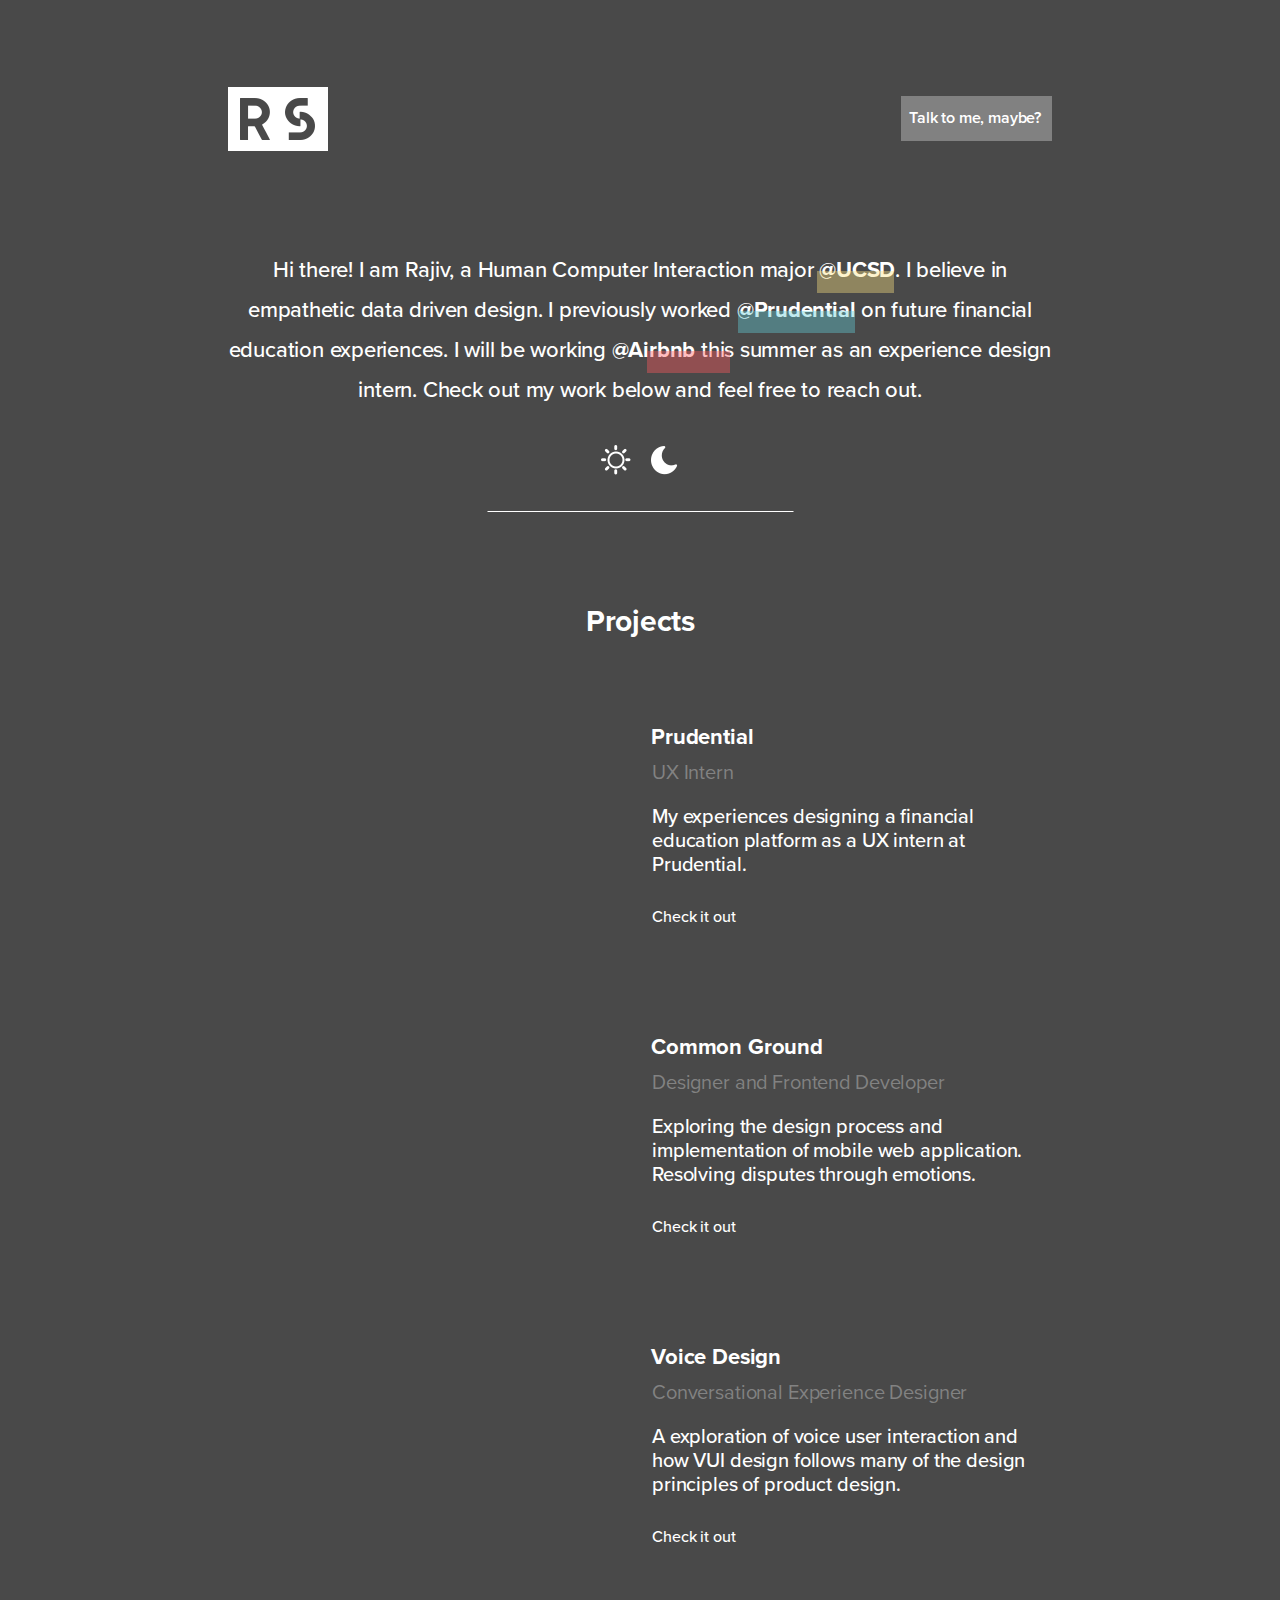
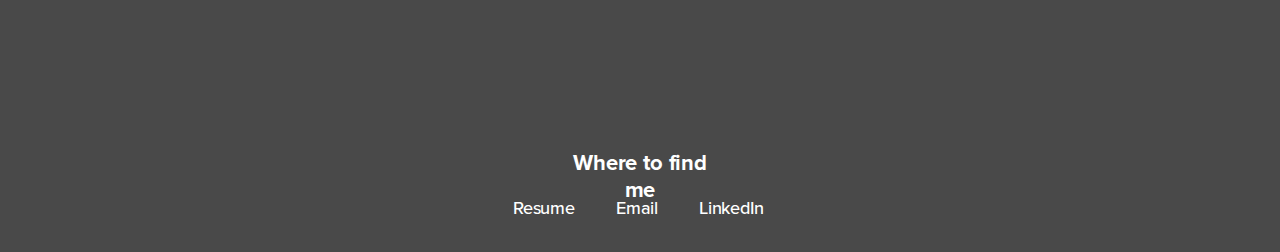
<file: homedarkmode.html>
<!DOCTYPE html>
<html>
    <head>
        <link href="./img/favicon.png" rel="shortcut icon"/>
        <meta charset="utf-8"/>
        <meta content="width=device-width, initial-scale=1.0, maximum-scale=1.0" name="viewport"/>
        <title>
            Rajiv Sancheti | Portfolio
        </title>
        <meta content="Portfolio" name="description"/>
        <link href="./css/homedarkmode.css" rel="stylesheet" type="text/css"/>
        <meta content="Launchpad by Anima" name="author">
        </meta>
    </head>
    <body style="margin: 0;
 background: rgba(73, 73, 73, 1.0);">
        <input id="anPageName" name="page" type="hidden" value="homedarkmode"/>
        <div class="bp2-homedarkmodemobile">
            <div style="width: 320px; height: 100%; position:relative; margin:auto;">
                <div class="bp2-footermobile">
                    <div class="bp2-rectangle">
                    </div>
                    <div class="bp2-links">
                        <a href="https://www.linkedin.com/in/rajivsancheti/" target="_blank">
                            <div class="bp2-linkedin">
                                LinkedIn
                            </div>
                        </a>
                        <a href="mailto:sancheti.rajiv@gmail.com">
                            <div class="bp2-email">
                                Email
                            </div>
                        </a>
                        <a href="https://drive.google.com/file/d/1mlLxyJ36N2Ns9GRoTrlxzjDXFvxKzdkW/view?usp=sharing" target="_blank">
                            <div class="bp2-resume">
                                Resume
                            </div>
                        </a>
                    </div>
                    <div class="bp2-wheretofindme">
                        Where to find me
                    </div>
                </div>
                <div class="bp2-voicedesignproject">
                    <a href="https://blog.prototypr.io/the-future-of-voice-assistants-cc0c4c923b67" target="_blank">
                        <div class="bp2-checkitout">
                            Check it out
                        </div>
                    </a>
                    <div class="bp2-description">
                        A exploration of voice user interaction and how VUI design follows many of the design principles of product design.
                    </div>
                    <div class="bp2-conversationaluide">
                        Conversational UI Designer
                    </div>
                    <div class="bp2-voicedesign">
                        Voice Design
                    </div>
                    <a href="https://blog.prototypr.io/the-future-of-voice-assistants-cc0c4c923b67" target="_blank">
                        <img anima-show-on-scroll="" anima-src="./img/homemobile-voicecoverimagemobile@2x.png" class="bp2-voicecoverimagemobile bp2-anima-animate-enter" src="[data-uri]"/>
                    </a>
                </div>
                <div class="bp2-commonground">
                    <a href="commongrounddarkmodemobile.html">
                        <div class="bp2-checkitout">
                            Check it out
                        </div>
                    </a>
                    <div class="bp2-description">
                        Exploring the design process and implementation of mobile web application. Resolving disputes through emotions.
                    </div>
                    <div class="bp2-designerandfronten">
                        Designer and Frontend Dev
                    </div>
                    <div class="bp2-commongroud">
                        Common Groud
                    </div>
                    <a href="commongrounddarkmodemobile.html">
                        <img anima-show-on-scroll="" anima-src="./img/homedarkmodemobile-commongroundcoverimagemobile@2x.png" class="bp2-commongroundcoverimagemobile bp2-anima-animate-enter1" src="[data-uri]"/>
                    </a>
                </div>
                <div class="bp2-prudential">
                    <a href="prudentialdarkmode.html">
                        <div class="bp2-checkitout">
                            Check it out
                        </div>
                    </a>
                    <div class="bp2-description">
                        My experiences designing a financial education platform as a UX intern at Prudential.
                    </div>
                    <div class="bp2-titlerole">
                        UX Intern
                    </div>
                    <div class="bp2-projectname">
                        Prudential
                    </div>
                    <a href="prudentialdarkmode.html">
                        <img anima-show-on-scroll="" anima-src="./img/homedarkmodemobile-prudentialcoverimagemobile@2x.png" class="bp2-prudentialcoverimagemobile bp2-anima-animate-enter2" src="[data-uri]"/>
                    </a>
                </div>
                <img anima-src="./img/homedarkmodemobile-divider@2x.png" class="bp2-divider" src="[data-uri]"/>
                <div class="bp2-colorschemebuttons">
                    <img anima-src="./img/homedarkmodemobile-dark-mode@2x.png" class="bp2-darkmode" src="[data-uri]"/>
                    <a href="home.html">
                        <img anima-src="./img/homedarkmodemobile-light-mode@2x.png" class="bp2-lightmode" src="[data-uri]"/>
                    </a>
                </div>
                <style>
                    .bp2-homedarkmodemobile .bp2-aboutme-szGg * {
                        box-sizing          : border-box;
                    }
                    .bp2-homedarkmodemobile .bp2-aboutme-szGg {
                        pointer-events      : none;
                        background-color    : rgba(255,255,255,0.0);
                        top                 : 125px;
                        height              : 272px;
                        width               : 310px;
                        position            : absolute;
                        margin              : 0;
                        left                : 5px;
                        -ms-transform       : rotate(0deg); /* IE 9 */
                        -webkit-transform   : rotate(0deg); /* Chrome, Safari, Opera */
                        transform           : rotate(0deg);
                    }
                    .bp2-homedarkmodemobile .bp2-aboutme-szGg .bp2-hithereiamrajiv {
                        pointer-events      : none;
                        background-color    : rgba(255,255,255,0.0);
                        top                 : 0px;
                        height              : 100%;
                        width               : 100%;
                        position            : absolute;
                        margin              : 0;
                        left                : 0px;
                        -ms-transform       : rotate(0deg); /* IE 9 */
                        -webkit-transform   : rotate(0deg); /* Chrome, Safari, Opera */
                        transform           : rotate(0deg);
                        font-family         : "ProximaNova-Medium", Helvetica, Arial, serif;
                        font-size           : 16.0px;
                        color               : rgba(255, 255, 255, 1.0);
                        text-align          : left;
                        letter-spacing      : -0.19px;
                        line-height         : 34.0px;
                    }
                </style>
                <div id="aQP7Gsf">
                    <div class="bp2-aboutme bp2-aboutme-szGg component state1" data-initial-state="state1">
                        <div class="bp2-hithereiamrajiv">
                            <span class="bp2-span1">
                                Hi there! I am Rajiv, a Human Computer Interaction major
                            </span>
                            <span class="bp2-span2">
                                @UCSD
                            </span>
                            <span class="bp2-span3">
                                . I believe in empathetic data driven design. I previously worked
                            </span>
                            <span class="bp2-span4">
                                @Prudential
                            </span>
                            <span class="bp2-span5">
                                on future financial education experiences. I will be working
                            </span>
                            <span class="bp2-span6">
                                @Airbnb
                            </span>
                            <span class="bp2-span7">
                                this summer as an experience design intern. Check out my work below and feel free to reach out.
                            </span>
                        </div>
                    </div>
                </div>
                <script>
                    if (typeof String.prototype.endsWith !== 'function') {
                        String.prototype.endsWith = function(suffix) {
                            return this.indexOf(suffix, this.length - suffix.length) !== -1;
                        };
                    }
                    if (!String.prototype.startsWith) {
                        String.prototype.startsWith = function(searchString, position) {
                            position = position || 0;
                            return this.indexOf(searchString, position) === position;
                        };
                    }
                    if (!Array.prototype.forEach) {
                        Array.prototype.forEach = function(callback) {
                            var T, k;
                            if (this == null) {
                                throw new TypeError('this is null or not defined');
                            }
                            var O = Object(this);
                            var len = O.length >>> 0;
                            if (typeof callback !== 'function') {
                                throw new TypeError(callback + ' is not a function');
                            }
                            if (arguments.length > 1) {
                                T = arguments[1];
                            }
                            k = 0;
                            while (k < len) {
                                var kValue;
                                if (k in O) {
                                    kValue = O[k];
                                    callback.call(T, kValue, k, O);
                                }
                                k++;
                            }
                        };
                    }
                    function toArray(obj) {
                        var array = [];
                        for (var i = obj.length >>> 0; i--; ) {
                            array[i] = obj[i];
                        }
                        return array;
                    }
                    function addClass(object, className) {
                        object.classList ? object.classList.add(className) : object.className += ' ' + className;
                    }
                    function removeAllClassesButFirst(component, skipClass) {
                        var classList = component.classList;
                        var componentClass = classList.item(0);
                        var toRemove = [];
                        var beforeComponent = true;
                        toArray(classList).forEach(function(className) {
                            beforeComponent = beforeComponent && className != 'component';
                            if (className != skipClass && className != componentClass && className != 'component' && !beforeComponent) {
                                toRemove.push(className);
                            }
                        });
                        toRemove.forEach(function(className) {
                            classList.remove(className);
                        });
                    }
                    function applyState(component, stateClass) {
                        var componentClass = component.classList.item(0);
                        component.className = componentClass;
                        component.classList.add(stateClass);
                    }
                    function isCurrentState(component, state) {
                        var classList = component.classList;
                        var rv = false;
                        toArray(classList).forEach(function(className) {
                            if (className.endsWith(state)) {
                                rv = true;
                            }
                        });
                        return rv;
                    }
                    function whichTransitionEvent() {
                        var t, el = document.createElement("fakeelement");
                        var transitions = {
                            "transition": "transitionend",
                            "OTransition": "oTransitionEnd",
                            "MozTransition": "transitionend",
                            "WebkitTransition": "webkitTransitionEnd"
                        };
                        for (t in transitions) {
                            if (el.style[t] !== undefined) {
                                return transitions[t];
                            }
                        }
                    }
                    var transitionEvent = whichTransitionEvent();
                    function mouseleaveaboutMeszGgaQP7Gsf1Handler(event) {
                        var component = document.querySelector('.bp2-homedarkmodemobile .bp2-aboutme-szGg');
                        if (isCurrentState(component, 'state2')) {
                            try {
                                setTimeout(function() {
                                    var component = document.querySelector('.bp2-homedarkmodemobile .bp2-aboutme-szGg');
                                    component.addEventListener(transitionEvent, transitionaboutMeszGgaQP7Gsfstate2tostate1EndedHandler);
                                    removeAllClassesButFirst(component, 'state2-to-state1');
                                    addClass(component, 'state1');
                                    addClass(component, 'state2-to-state1');
                                }, 0);
                            } catch (e) {
                                console.log(e);
                            }
                        }
                    }
                    function transitionaboutMeszGgaQP7Gsfstate2tostate1EndedHandler(event) {
                        if (event.target.className.trim() == 'bp2-ucsdlink1' || event.target.className.startsWith('bp2-ucsdlink1 ')) {
                            var component = document.querySelector('.bp2-homedarkmodemobile .bp2-aboutme-szGg');
                            component.removeEventListener(transitionEvent, transitionaboutMeszGgaQP7Gsfstate2tostate1EndedHandler);
                        }
                    }
                    child = document.querySelector('None');
                    if (child) {
                        child.addEventListener('mouseleave', mouseleaveaboutMeszGgaQP7Gsf1Handler);
                    } else {
                        console.log('Could not find element at: None');
                    }
                    function mouseenteraboutMeszGgaQP7Gsf2Handler(event) {
                        var component = document.querySelector('.bp2-homedarkmodemobile .bp2-aboutme-szGg');
                        if (isCurrentState(component, 'state1')) {
                            try {
                                setTimeout(function() {
                                    var component = document.querySelector('.bp2-homedarkmodemobile .bp2-aboutme-szGg');
                                    component.addEventListener(transitionEvent, transitionaboutMeszGgaQP7Gsfstate1tostate2EndedHandler);
                                    removeAllClassesButFirst(component, 'state1-to-state2');
                                    addClass(component, 'state2');
                                    addClass(component, 'state1-to-state2');
                                }, 0);
                            } catch (e) {
                                console.log(e);
                            }
                        }
                    }
                    function mouseenteraboutMeszGgaQP7Gsf2Handler(event) {
                        var component = document.querySelector('.bp2-homedarkmodemobile .bp2-aboutme-szGg');
                        if (isCurrentState(component, 'state1')) {
                            try {
                                setTimeout(function() {
                                    var component = document.querySelector('.bp2-homedarkmodemobile .bp2-aboutme-szGg');
                                    component.addEventListener(transitionEvent, transitionaboutMeszGgaQP7Gsfstate1tostate2EndedHandler);
                                    removeAllClassesButFirst(component, 'state1-to-state2');
                                    addClass(component, 'state2');
                                    addClass(component, 'state1-to-state2');
                                }, 0);
                            } catch (e) {
                                console.log(e);
                            }
                        }
                    }
                    function transitionaboutMeszGgaQP7Gsfstate1tostate2EndedHandler(event) {
                        if (event.target.className.trim() == 'bp2-ucsdlink1' || event.target.className.startsWith('bp2-ucsdlink1 ')) {
                            var component = document.querySelector('.bp2-homedarkmodemobile .bp2-aboutme-szGg');
                            component.removeEventListener(transitionEvent, transitionaboutMeszGgaQP7Gsfstate1tostate2EndedHandler);
                        }
                    }
                    child = document.querySelector('None');
                    if (child) {
                        child.addEventListener('mouseenter', mouseenteraboutMeszGgaQP7Gsf2Handler);
                    } else {
                        console.log('Could not find element at: None');
                    }
                    child = document.querySelector('None');
                    if (child) {
                        child.addEventListener('mouseenter', mouseenteraboutMeszGgaQP7Gsf2Handler);
                    } else {
                        console.log('Could not find element at: None');
                    }
                    function resetaboutMeszGgaQP7Gsf() {
                        var component = document.querySelector('.bp2-homedarkmodemobile .bp2-aboutme-szGg');
                        if (!component) {
                            return;
                        }
                        component.addEventListener(transitionEvent, transitionaboutMeszGgaQP7Gsfstate1tostate2EndedHandler);
                        removeAllClassesButFirst(component, 'state1-to-state2');
                        addClass(component, 'state2');
                        addClass(component, 'state1-to-state2');
                    }
                    function mouseleaveaboutMeszGgaQP7Gsf3Handler(event) {
                        var component = document.querySelector('.bp2-homedarkmodemobile .bp2-aboutme-szGg');
                        if (isCurrentState(component, 'state3')) {
                            try {
                                setTimeout(function() {
                                    var component = document.querySelector('.bp2-homedarkmodemobile .bp2-aboutme-szGg');
                                    component.addEventListener(transitionEvent, transitionaboutMeszGgaQP7Gsfstate3tostate1EndedHandler);
                                    removeAllClassesButFirst(component, 'state3-to-state1');
                                    addClass(component, 'state1');
                                    addClass(component, 'state3-to-state1');
                                }, 0);
                            } catch (e) {
                                console.log(e);
                            }
                        }
                    }
                    function transitionaboutMeszGgaQP7Gsfstate3tostate1EndedHandler(event) {
                        if (event.target.className.trim() == 'bp2-prudentiallink' || event.target.className.startsWith('bp2-prudentiallink ')) {
                            var component = document.querySelector('.bp2-homedarkmodemobile .bp2-aboutme-szGg');
                            component.removeEventListener(transitionEvent, transitionaboutMeszGgaQP7Gsfstate3tostate1EndedHandler);
                        }
                    }
                    child = document.querySelector('None');
                    if (child) {
                        child.addEventListener('mouseleave', mouseleaveaboutMeszGgaQP7Gsf3Handler);
                    } else {
                        console.log('Could not find element at: None');
                    }
                    function mouseenteraboutMeszGgaQP7Gsf4Handler(event) {
                        var component = document.querySelector('.bp2-homedarkmodemobile .bp2-aboutme-szGg');
                        if (isCurrentState(component, 'state1')) {
                            try {
                                setTimeout(function() {
                                    var component = document.querySelector('.bp2-homedarkmodemobile .bp2-aboutme-szGg');
                                    component.addEventListener(transitionEvent, transitionaboutMeszGgaQP7Gsfstate1tostate3EndedHandler);
                                    removeAllClassesButFirst(component, 'state1-to-state3');
                                    addClass(component, 'state3');
                                    addClass(component, 'state1-to-state3');
                                }, 0);
                            } catch (e) {
                                console.log(e);
                            }
                        }
                    }
                    function transitionaboutMeszGgaQP7Gsfstate1tostate3EndedHandler(event) {
                        if (event.target.className.trim() == 'bp2-prudentiallink' || event.target.className.startsWith('bp2-prudentiallink ')) {
                            var component = document.querySelector('.bp2-homedarkmodemobile .bp2-aboutme-szGg');
                            component.removeEventListener(transitionEvent, transitionaboutMeszGgaQP7Gsfstate1tostate3EndedHandler);
                        }
                    }
                    child = document.querySelector('None');
                    if (child) {
                        child.addEventListener('mouseenter', mouseenteraboutMeszGgaQP7Gsf4Handler);
                    } else {
                        console.log('Could not find element at: None');
                    }
                    function resetaboutMeszGgaQP7Gsf() {
                        var component = document.querySelector('.bp2-homedarkmodemobile .bp2-aboutme-szGg');
                        if (!component) {
                            return;
                        }
                        component.addEventListener(transitionEvent, transitionaboutMeszGgaQP7Gsfstate1tostate3EndedHandler);
                        removeAllClassesButFirst(component, 'state1-to-state3');
                        addClass(component, 'state3');
                        addClass(component, 'state1-to-state3');
                    }
                    function mouseleaveaboutMeszGgaQP7Gsf5Handler(event) {
                        var component = document.querySelector('.bp2-homedarkmodemobile .bp2-aboutme-szGg');
                        if (isCurrentState(component, 'state4')) {
                            try {
                                setTimeout(function() {
                                    var component = document.querySelector('.bp2-homedarkmodemobile .bp2-aboutme-szGg');
                                    component.addEventListener(transitionEvent, transitionaboutMeszGgaQP7Gsfstate4tostate1EndedHandler);
                                    removeAllClassesButFirst(component, 'state4-to-state1');
                                    addClass(component, 'state1');
                                    addClass(component, 'state4-to-state1');
                                }, 0);
                            } catch (e) {
                                console.log(e);
                            }
                        }
                    }
                    function transitionaboutMeszGgaQP7Gsfstate4tostate1EndedHandler(event) {
                        if (event.target.className.trim() == 'bp2-airbnblink' || event.target.className.startsWith('bp2-airbnblink ')) {
                            var component = document.querySelector('.bp2-homedarkmodemobile .bp2-aboutme-szGg');
                            component.removeEventListener(transitionEvent, transitionaboutMeszGgaQP7Gsfstate4tostate1EndedHandler);
                        }
                    }
                    child = document.querySelector('None');
                    if (child) {
                        child.addEventListener('mouseleave', mouseleaveaboutMeszGgaQP7Gsf5Handler);
                    } else {
                        console.log('Could not find element at: None');
                    }
                    function mouseenteraboutMeszGgaQP7Gsf6Handler(event) {
                        var component = document.querySelector('.bp2-homedarkmodemobile .bp2-aboutme-szGg');
                        if (isCurrentState(component, 'state1')) {
                            try {
                                setTimeout(function() {
                                    var component = document.querySelector('.bp2-homedarkmodemobile .bp2-aboutme-szGg');
                                    component.addEventListener(transitionEvent, transitionaboutMeszGgaQP7Gsfstate1tostate4EndedHandler);
                                    removeAllClassesButFirst(component, 'state1-to-state4');
                                    addClass(component, 'state4');
                                    addClass(component, 'state1-to-state4');
                                }, 0);
                            } catch (e) {
                                console.log(e);
                            }
                        }
                    }
                    function transitionaboutMeszGgaQP7Gsfstate1tostate4EndedHandler(event) {
                        if (event.target.className.trim() == 'bp2-airbnblink' || event.target.className.startsWith('bp2-airbnblink ')) {
                            var component = document.querySelector('.bp2-homedarkmodemobile .bp2-aboutme-szGg');
                            component.removeEventListener(transitionEvent, transitionaboutMeszGgaQP7Gsfstate1tostate4EndedHandler);
                        }
                    }
                    child = document.querySelector('None');
                    if (child) {
                        child.addEventListener('mouseenter', mouseenteraboutMeszGgaQP7Gsf6Handler);
                    } else {
                        console.log('Could not find element at: None');
                    }
                    function resetaboutMeszGgaQP7Gsf() {
                        var component = document.querySelector('.bp2-homedarkmodemobile .bp2-aboutme-szGg');
                        if (!component) {
                            return;
                        }
                        component.addEventListener(transitionEvent, transitionaboutMeszGgaQP7Gsfstate1tostate4EndedHandler);
                        removeAllClassesButFirst(component, 'state1-to-state4');
                        addClass(component, 'state4');
                        addClass(component, 'state1-to-state4');
                    }
                </script>
                <div class="bp2-siteheadermobiledarkmode">
                    <div class="bp2-background">
                    </div>
                    <a href="home.html">
                        <div class="bp2-siteheader">
                            <a href="homedarkmode.html">
                                <div class="bp2-rajivlogo">
                                    <div class="bp2-background1">
                                    </div>
                                    <img anima-src="./img/commongrounddarkmodemobile-path@2x.png" class="bp2-path" src="[data-uri]"/>
                                    <img anima-src="./img/prudentialdarkmodemobile-shape@2x.png" class="bp2-shape" src="[data-uri]"/>
                                </div>
                            </a>
                        </div>
                    </a>
                    <a href="mailto:sancheti.rajiv@gmail.com">
                        <div class="bp2-reachoutcta">
                            <div class="bp2-rectangle">
                            </div>
                            <div class="bp2-emaillink">
                                Talk to me, maybe?
                            </div>
                        </div>
                    </a>
                </div>
            </div>
        </div>
        <div class="bp1-homedarkmode">
            <div style="width: 1024px; height: 100%; position:relative; margin:auto;">
                <div class="bp1-footer">
                    <div class="bp1-rectangle">
                    </div>
                    <div class="bp1-links">
                        <a href="https://www.linkedin.com/in/rajivsancheti/" target="_blank">
                            <div class="bp1-linkedin">
                                LinkedIn
                            </div>
                        </a>
                        <a href="mailto:sancheti.rajiv@gmail.com">
                            <div class="bp1-email">
                                Email
                            </div>
                        </a>
                        <a href="https://drive.google.com/file/d/1mlLxyJ36N2Ns9GRoTrlxzjDXFvxKzdkW/view?usp=sharing" target="_blank">
                            <div class="bp1-resume">
                                Resume
                            </div>
                        </a>
                    </div>
                    <div class="bp1-wheretofindme">
                        Where to find me
                    </div>
                </div>
                <div class="bp1-projectcard">
                    <a href="https://blog.prototypr.io/the-future-of-voice-assistants-cc0c4c923b67" target="_blank">
                        <div class="bp1-checkitout">
                            Check it out
                        </div>
                    </a>
                    <div class="bp1-description">
                        A exploration of voice user interaction and how VUI design follows many of the design principles of product design.
                    </div>
                    <div class="bp1-titlerole">
                        Conversational Experience Designer
                    </div>
                    <div class="bp1-projectname">
                        Voice Design
                    </div>
                    <a href="https://blog.prototypr.io/the-future-of-voice-assistants-cc0c4c923b67" target="_blank">
                        <img anima-show-on-scroll="" anima-src="./img/home-voicecoverimage@2x.png" class="bp1-voicecoverimage bp1-anima-animate-enter" src="[data-uri]"/>
                    </a>
                </div>
                <div class="bp1-projectcard1">
                    <a href="commongroundmobile.html">
                        <div class="bp1-checkitout">
                            Check it out
                        </div>
                    </a>
                    <div class="bp1-description">
                        Exploring the design process and implementation of mobile web application. Resolving disputes through emotions.
                    </div>
                    <div class="bp1-titlerole">
                        Designer and Frontend Developer
                    </div>
                    <a href="commongroundmobile.html">
                        <div class="bp1-projectname">
                            Common Ground
                        </div>
                    </a>
                    <a href="commongroundmobile.html">
                        <img anima-show-on-scroll="" anima-src="./img/home-commongroundcoverimage@2x.png" class="bp1-commongroundcoverimage bp1-anima-animate-enter1" src="[data-uri]"/>
                    </a>
                </div>
                <div class="bp1-projectcard2">
                    <a href="prudentialdarkmode.html">
                        <div class="bp1-checkitout">
                            Check it out
                        </div>
                    </a>
                    <div class="bp1-description">
                        My experiences designing a financial education platform as a UX intern at Prudential.
                    </div>
                    <div class="bp1-titlerole">
                        UX Intern
                    </div>
                    <a href="prudentialdarkmode.html">
                        <div class="bp1-prudential">
                            Prudential
                        </div>
                    </a>
                    <a href="prudentialdarkmode.html">
                        <img anima-show-on-scroll="" anima-src="./img/home-prudentialcoverimage@2x.png" class="bp1-prudentialcoverimage bp1-anima-animate-enter2" src="[data-uri]"/>
                    </a>
                </div>
                <div class="bp1-projectstitle">
                    Projects
                </div>
                <img anima-src="./img/homedarkmode-divider.png" class="bp1-divider" src="[data-uri]"/>
                <div class="bp1-colorschemebuttons">
                    <img anima-src="./img/homedarkmode-dark-mode@2x.png" class="bp1-darkmode" src="[data-uri]"/>
                    <a href="home.html">
                        <img anima-src="./img/homedarkmode-light-mode@2x.png" class="bp1-lightmode" src="[data-uri]"/>
                    </a>
                </div>
                <div class="bp1-aboutme">
                    <div class="bp1-hithereiamrajiv">
                        <span class="bp1-span1">Hi there! I am Rajiv, a Human Computer Interaction major </span><span class="bp1-span2">@UCSD</span><span class="bp1-span3">. I believe in empathetic data driven design. I previously worked </span><span class="bp1-span4">@Prudential</span><span class="bp1-span5"> on future financial education experiences. I will be working </span><span class="bp1-span6">@Airbnb</span><span class="bp1-span7"> this summer as an experience design intern. Check out my work below and feel free to reach out. </span>
                    </div>
                    <a href="https://airbnb.design" target="_blank">
                        <div class="bp1-airbnblink">
                        </div>
                    </a>
                    <a href="prudentialdarkmode.html">
                        <div class="bp1-prudentiallink">
                        </div>
                    </a>
                    <a href="https://designlab.ucsd.edu" target="_blank">
                        <div class="bp1-ucsdlink">
                        </div>
                    </a>
                </div>
                <div class="bp1-siteheader">
                    <a href="mailto:sancheti.rajiv@gmail.com">
                        <div class="bp1-reachoutcta">
                            <div class="bp1-rectangle">
                            </div>
                            <div class="bp1-emaillink">
                                Talk to me, maybe?
                            </div>
                        </div>
                    </a>
                    <a href="home.html">
                        <img anima-src="./img/commongrounddarkmode-rajiv-logo@2x.png" class="bp1-rajivlogo" src="[data-uri]"/>
                    </a>
                </div>
            </div>
        </div>
        <!-- Scripts -->
        <script>
            anima_isHidden = function(e) {
                if (!(e instanceof HTMLElement)) return !1;
                if (getComputedStyle(e).display == "none") return !0; else if (e.parentNode && anima_isHidden(e.parentNode)) return !0;
                return !1;
            };
            anima_loadAsyncSrcForTag = function(tag) {
                var elements = document.getElementsByTagName(tag);
                var toLoad = [];
                for (var i = 0; i < elements.length; i++) {
                    var e = elements[i];
                    var src = e.getAttribute("src");
                    var loaded = (src != undefined && src.length > 0 && src != '[data-uri]');
                    if (loaded) continue;
                    var asyncSrc = e.getAttribute("anima-src");
                    if (asyncSrc == undefined || asyncSrc.length == 0) continue;
                    if (anima_isHidden(e)) continue;
                    toLoad.push(e);
                }
                toLoad.sort(function(a, b) {
                    return anima_getTop(a) - anima_getTop(b);
                });
                for (var i = 0; i < toLoad.length; i++) {
                    var e = toLoad[i];
                    var asyncSrc = e.getAttribute("anima-src");
                    e.setAttribute("src", asyncSrc);
                }
            };
            anima_pauseHiddenVideos = function(tag) {
                var elements = document.getElementsByTagName("video");
                for (var i = 0; i < elements.length; i++) {
                    var e = elements[i];
                    var isPlaying = !!(e.currentTime > 0 && !e.paused && !e.ended && e.readyState > 2);
                    var isHidden = anima_isHidden(e);
                    if (!isPlaying && !isHidden && e.getAttribute("autoplay") == "autoplay") {
                        e.play();
                    } else if (isPlaying && isHidden) {
                        e.pause();
                    }
                }
            };
            anima_loadAsyncSrc = function(tag) {
                anima_loadAsyncSrcForTag("img");
                anima_loadAsyncSrcForTag("iframe");
                anima_loadAsyncSrcForTag("video");
                anima_pauseHiddenVideos();
            };
            var anima_getTop = function(e) {
                var top = 0;
                do {
                    top += e.offsetTop || 0;
                    e = e.offsetParent;
                } while (e);
                return top;
            };
            anima_loadAsyncSrc();
            anima_old_onResize = window.onresize;
            anima_new_onResize = undefined;
            anima_updateOnResize = function() {
                if (anima_new_onResize == undefined || window.onresize != anima_new_onResize) {
                    anima_new_onResize = function(x) {
                        if (anima_old_onResize != undefined) anima_old_onResize(x);
                        anima_loadAsyncSrc();
                    };
                    window.onresize = anima_new_onResize;
                    setTimeout(function() {
                        anima_updateOnResize();
                    }, 3000);
                }
            };
            anima_updateOnResize();
            setTimeout(function() {
                anima_loadAsyncSrc();
            }, 200);
        </script>
        <script>
            function AnimaShowOnScroll() {
                this.toShow = [];
                this.nextEventY = undefined;
            }
            AnimaShowOnScroll.prototype.show = function(e) {
                e.style.display = "";
            };
            AnimaShowOnScroll.prototype.hide = function(e) {
                e.style.display = "none";
            };
            AnimaShowOnScroll.prototype.getTop = function(e) {
                if (e.animaTop != undefined && e.animaTop != 0) {
                    return e.animaTop;
                }
                var top = 0;
                var iter = e;
                do {
                    top += iter.offsetTop || 0;
                    iter = iter.offsetParent;
                } while (iter);
                e.animaTop = top;
                return top;
            };
            AnimaShowOnScroll.prototype.onScroll = function() {
                var screenBottom = window.pageYOffset + window.innerHeight;
                if (this.nextEventY == undefined || this.nextEventY > screenBottom) {
                    return;
                }
                this.nextEventY = undefined;
                for (var i = 0; i < this.toShow.length; i++) {
                    var e = this.toShow[i];
                    var top = this.getTop(e);
                    if (top < screenBottom) {
                        this.show(e);
                        this.toShow.shift();
                        i--;
                    } else {
                        this.nextEventY = top;
                        break;
                    }
                }
            };
            AnimaShowOnScroll.prototype.resetScrolling = function() {
                var screenBottom = window.pageYOffset + window.innerHeight;
                for (var i = 0; i < this.toShow.length; i++) {
                    var e = this.toShow[i];
                    this.show(e);
                }
                this.toShow = [];
                this.nextEventY == undefined;
                var itemsToShowOnScroll = Array.prototype.slice.call(document.getElementsByTagName("*"));
                itemsToShowOnScroll = itemsToShowOnScroll.filter(function(e) {
                    return e.getAttribute("anima-show-on-scroll") != undefined;
                });
                var getTop = this.getTop;
                itemsToShowOnScroll.sort(function(a, b) {
                    return getTop(a) - getTop(b);
                });
                for (var i = 0; i < itemsToShowOnScroll.length; i++) {
                    var e = itemsToShowOnScroll[i];
                    var top = this.getTop(e);
                    if (top < screenBottom) {
                        continue;
                    }
                    this.toShow.push(e);
                    this.hide(e);
                    this.nextEventY = this.nextEventY != undefined ? this.nextEventY : top;
                }
            };
            AnimaShowOnScroll.prototype.handleEvent = function(e) {
                switch (e.type) {
                    case "scroll":
                        this.onScroll();
                        break;
                    case "resize":
                        this.resetScrolling();
                        break;
                }
            };
            AnimaShowOnScroll.prototype.init = function() {
                this.resetScrolling();
                window.addEventListener("scroll", this);
                window.addEventListener("resize", this);
            };
            setTimeout(function() {
                var animaShowOnScroll = new AnimaShowOnScroll();
                animaShowOnScroll.init();
            }, 250);
        </script>
        <!-- End of Scripts -->
    </body>
</html>
</file>
<file: css/home.css>
@font-face {
                          font-family: "ProximaNova-Medium";
                          src: url('../fonts/.25136.otf') format("opentype");
                        }
                        @font-face {
                          font-family: "ProximaNova-Bold";
                          src: url('../fonts/.139.otf') format("opentype");
                        }
                        @font-face {
                          font-family: "ProximaNova-Regular";
                          src: url('../fonts/.175.otf') format("opentype");
                        }
                        @font-face {
                          font-family: "ProximaNova-Semibold";
                          src: url('../fonts/.173.otf') format("opentype");
                        }
                        
.bp2-homemobile {
  width               : 100%;
  min-width           : 320px;
  height              : 100vh;
  min-height          : 1874px;
  position            : relative;
  overflow            : hidden;
  margin              : 0px;
  -webkit-font-smoothing: antialiased;
  -moz-osx-font-smoothing: grayscale;
  background-color    : rgba(255, 255, 255, 1.0);
}
div {
  -webkit-text-size-adjust: none;
}
.bp2-anima-animate-enter3 {
  opacity             : 0;
  display             : block;
  -webkit-animation   : bp2-anima-animate-enter3-frames 0.20000000298s ease-in-out 1 normal forwards;
  -moz-animation      : bp2-anima-animate-enter3-frames 0.20000000298s ease-in-out 1 normal forwards;
  -o-animation        : bp2-anima-animate-enter3-frames 0.20000000298s ease-in-out 1 normal forwards;
  animation           : bp2-anima-animate-enter3-frames 0.20000000298s ease-in-out 1 normal forwards;
  -webkit-animation-delay: 0s;
  -moz-animation-delay: 0s;
  -o-animation-delay  : 0s;
  animation-delay     : 0s;
}
@-webkit-keyframes bp2-anima-animate-enter3-frames {
  0%
   
  {
  opacity: 0;
    }
  
    
  100%
   
  {
  opacity: 1;
    }
}
@-moz-keyframes bp2-anima-animate-enter3-frames {
  0%
   
  {
  opacity: 0;
    }
  
    
  100%
   
  {
  opacity: 1;
    }
}
@-o-keyframes bp2-anima-animate-enter3-frames {
  0%
   
  {
  opacity: 0;
    }
  
    
  100%
   
  {
  opacity: 1;
    }
}
@keyframes bp2-anima-animate-enter3-frames {
  0%
   
  {
  opacity: 0;
    }
  
    
  100%
   
  {
  opacity: 1;
    }
}
.bp2-anima-animate-enter4 {
  opacity             : 0;
  display             : block;
  -webkit-animation   : bp2-anima-animate-enter4-frames 0.20000000298s ease-in-out 1 normal forwards;
  -moz-animation      : bp2-anima-animate-enter4-frames 0.20000000298s ease-in-out 1 normal forwards;
  -o-animation        : bp2-anima-animate-enter4-frames 0.20000000298s ease-in-out 1 normal forwards;
  animation           : bp2-anima-animate-enter4-frames 0.20000000298s ease-in-out 1 normal forwards;
  -webkit-animation-delay: 0s;
  -moz-animation-delay: 0s;
  -o-animation-delay  : 0s;
  animation-delay     : 0s;
}
@-webkit-keyframes bp2-anima-animate-enter4-frames {
  0%
   
  {
  opacity: 0;
    }
  
    
  100%
   
  {
  opacity: 1;
    }
}
@-moz-keyframes bp2-anima-animate-enter4-frames {
  0%
   
  {
  opacity: 0;
    }
  
    
  100%
   
  {
  opacity: 1;
    }
}
@-o-keyframes bp2-anima-animate-enter4-frames {
  0%
   
  {
  opacity: 0;
    }
  
    
  100%
   
  {
  opacity: 1;
    }
}
@keyframes bp2-anima-animate-enter4-frames {
  0%
   
  {
  opacity: 0;
    }
  
    
  100%
   
  {
  opacity: 1;
    }
}
.bp2-anima-animate-enter5 {
  opacity             : 0;
  display             : block;
  -webkit-animation   : bp2-anima-animate-enter5-frames 0.20000000298s ease-in-out 1 normal forwards;
  -moz-animation      : bp2-anima-animate-enter5-frames 0.20000000298s ease-in-out 1 normal forwards;
  -o-animation        : bp2-anima-animate-enter5-frames 0.20000000298s ease-in-out 1 normal forwards;
  animation           : bp2-anima-animate-enter5-frames 0.20000000298s ease-in-out 1 normal forwards;
  -webkit-animation-delay: 0s;
  -moz-animation-delay: 0s;
  -o-animation-delay  : 0s;
  animation-delay     : 0s;
}
@-webkit-keyframes bp2-anima-animate-enter5-frames {
  0%
   
  {
  opacity: 0;
    }
  
    
  100%
   
  {
  opacity: 1;
    }
}
@-moz-keyframes bp2-anima-animate-enter5-frames {
  0%
   
  {
  opacity: 0;
    }
  
    
  100%
   
  {
  opacity: 1;
    }
}
@-o-keyframes bp2-anima-animate-enter5-frames {
  0%
   
  {
  opacity: 0;
    }
  
    
  100%
   
  {
  opacity: 1;
    }
}
@keyframes bp2-anima-animate-enter5-frames {
  0%
   
  {
  opacity: 0;
    }
  
    
  100%
   
  {
  opacity: 1;
    }
}
.bp2-homemobile .bp2-footermobile {
  background-color    : rgba(255,255,255,0.0);
  top                 : 1774px;
  height              : 100px;
  width               : 1000px;
  position            : absolute;
  margin              : 0;
  left                : -340px;
  -ms-transform       : rotate(0deg); /* IE 9 */
  -webkit-transform   : rotate(0deg); /* Chrome, Safari, Opera */
  transform           : rotate(0deg);
}
.bp2-homemobile .bp2-footermobile .bp2-rectangle {
  background-color    : rgba(73, 73, 73, 1.0);
  top                 : 0px;
  height              : 100px;
  width               : 1000px;
  position            : absolute;
  margin              : 0;
  left                : 0px;
  -ms-transform       : rotate(0deg); /* IE 9 */
  -webkit-transform   : rotate(0deg); /* Chrome, Safari, Opera */
  transform           : rotate(0deg);
}
.bp2-homemobile .bp2-footermobile .bp2-links {
  background-color    : rgba(255,255,255,0.0);
  top                 : 61px;
  height              : 22px;
  width               : 253px;
  position            : absolute;
  margin              : 0;
  left                : 374px;
  -ms-transform       : rotate(0deg); /* IE 9 */
  -webkit-transform   : rotate(0deg); /* Chrome, Safari, Opera */
  transform           : rotate(0deg);
}
.bp2-homemobile .bp2-footermobile .bp2-links .bp2-linkedin {
  background-color    : rgba(255,255,255,0.0);
  top                 : 0px;
  height              : auto;
  width               : 67px;
  position            : absolute;
  margin              : 0;
  left                : 186px;
  -ms-transform       : rotate(0deg); /* IE 9 */
  -webkit-transform   : rotate(0deg); /* Chrome, Safari, Opera */
  transform           : rotate(0deg);
  font-family         : "ProximaNova-Medium", Helvetica, Arial, serif;
  font-size           : 18.0px;
  color               : rgba(255, 255, 255, 1.0);
  text-align          : left;
  letter-spacing      : -0.18px;
  line-height         : 22.0px;
}
.bp2-homemobile .bp2-footermobile .bp2-links .bp2-email {
  background-color    : rgba(255,255,255,0.0);
  top                 : 0px;
  height              : auto;
  width               : 43px;
  position            : absolute;
  margin              : 0;
  left                : 103px;
  -ms-transform       : rotate(0deg); /* IE 9 */
  -webkit-transform   : rotate(0deg); /* Chrome, Safari, Opera */
  transform           : rotate(0deg);
  font-family         : "ProximaNova-Medium", Helvetica, Arial, serif;
  font-size           : 18.0px;
  color               : rgba(255, 255, 255, 1.0);
  text-align          : left;
  letter-spacing      : -0.18px;
  line-height         : 22.0px;
}
.bp2-homemobile .bp2-footermobile .bp2-links .bp2-resume {
  background-color    : rgba(255,255,255,0.0);
  top                 : 0px;
  height              : auto;
  width               : 63px;
  position            : absolute;
  margin              : 0;
  left                : 0px;
  -ms-transform       : rotate(0deg); /* IE 9 */
  -webkit-transform   : rotate(0deg); /* Chrome, Safari, Opera */
  transform           : rotate(0deg);
  font-family         : "ProximaNova-Medium", Helvetica, Arial, serif;
  font-size           : 18.0px;
  color               : rgba(255, 255, 255, 1.0);
  text-align          : left;
  letter-spacing      : -0.18px;
  line-height         : 22.0px;
}
.bp2-homemobile .bp2-footermobile .bp2-wheretofindme {
  background-color    : rgba(255,255,255,0.0);
  top                 : 17px;
  height              : auto;
  width               : 170px;
  position            : absolute;
  margin              : 0;
  left                : 416px;
  -ms-transform       : rotate(0deg); /* IE 9 */
  -webkit-transform   : rotate(0deg); /* Chrome, Safari, Opera */
  transform           : rotate(0deg);
  font-family         : "ProximaNova-Bold", Helvetica, Arial, serif;
  font-size           : 20.0px;
  color               : rgba(255, 255, 255, 1.0);
  text-align          : center;
  letter-spacing      : -0.16px;
  line-height         : 24.0px;
}
.bp2-homemobile .bp2-voicedesignproject {
  background-color    : rgba(255,255,255,0.0);
  top                 : 1315px;
  height              : 359px;
  width               : 310px;
  position            : absolute;
  margin              : 0;
  left                : 5px;
  -ms-transform       : rotate(0deg); /* IE 9 */
  -webkit-transform   : rotate(0deg); /* Chrome, Safari, Opera */
  transform           : rotate(0deg);
}
.bp2-homemobile .bp2-voicedesignproject .bp2-checkitout {
  background-color    : rgba(255,255,255,0.0);
  top                 : 339px;
  height              : auto;
  width               : 98px;
  position            : absolute;
  margin              : 0;
  left                : 0px;
  -ms-transform       : rotate(0deg); /* IE 9 */
  -webkit-transform   : rotate(0deg); /* Chrome, Safari, Opera */
  transform           : rotate(0deg);
  font-family         : "ProximaNova-Bold", Helvetica, Arial, serif;
  font-size           : 16.0px;
  color               : rgba(73, 73, 73, 1.0);
  text-align          : left;
  letter-spacing      : -0.12px;
  line-height         : 20.0px;
}
.bp2-homemobile .bp2-voicedesignproject .bp2-description {
  background-color    : rgba(255,255,255,0.0);
  top                 : 264px;
  height              : auto;
  width               : 310px;
  position            : absolute;
  margin              : 0;
  left                : 0px;
  -ms-transform       : rotate(0deg); /* IE 9 */
  -webkit-transform   : rotate(0deg); /* Chrome, Safari, Opera */
  transform           : rotate(0deg);
  font-family         : "ProximaNova-Medium", Helvetica, Arial, serif;
  font-size           : 16.0px;
  color               : rgba(73, 73, 73, 1.0);
  text-align          : left;
  letter-spacing      : -0.12px;
  line-height         : 20.0px;
}
.bp2-homemobile .bp2-voicedesignproject .bp2-conversationaluide {
  background-color    : rgba(255,255,255,0.0);
  top                 : 230px;
  height              : auto;
  width               : 261px;
  position            : absolute;
  margin              : 0;
  left                : 0px;
  -ms-transform       : rotate(0deg); /* IE 9 */
  -webkit-transform   : rotate(0deg); /* Chrome, Safari, Opera */
  transform           : rotate(0deg);
  font-family         : "ProximaNova-Regular", Helvetica, Arial, serif;
  font-size           : 20.0px;
  color               : rgba(130, 130, 130, 1.0);
  text-align          : left;
  letter-spacing      : -0.14px;
  line-height         : 24.0px;
}
.bp2-homemobile .bp2-voicedesignproject .bp2-voicedesign {
  background-color    : rgba(255,255,255,0.0);
  top                 : 203px;
  height              : auto;
  width               : 176px;
  position            : absolute;
  margin              : 0;
  left                : 0px;
  -ms-transform       : rotate(0deg); /* IE 9 */
  -webkit-transform   : rotate(0deg); /* Chrome, Safari, Opera */
  transform           : rotate(0deg);
  font-family         : "ProximaNova-Bold", Helvetica, Arial, serif;
  font-size           : 22.0px;
  color               : rgba(73, 73, 73, 1.0);
  text-align          : left;
  letter-spacing      : -0.16px;
  line-height         : 27.0px;
}
.bp2-homemobile .bp2-voicedesignproject .bp2-voicecoverimagemobile {
  background-color    : rgba(255,255,255,0.0);
  top                 : 0px;
  height              : 193px;
  width               : 310px;
  position            : absolute;
  margin              : 0;
  left                : 0px;
  -ms-transform       : rotate(0deg); /* IE 9 */
  -webkit-transform   : rotate(0deg); /* Chrome, Safari, Opera */
  transform           : rotate(0deg);
}
.bp2-homemobile .bp2-commonground {
  background-color    : rgba(255,255,255,0.0);
  top                 : 906px;
  height              : 359px;
  width               : 310px;
  position            : absolute;
  margin              : 0;
  left                : 5px;
  -ms-transform       : rotate(0deg); /* IE 9 */
  -webkit-transform   : rotate(0deg); /* Chrome, Safari, Opera */
  transform           : rotate(0deg);
}
.bp2-homemobile .bp2-commonground .bp2-checkitout {
  background-color    : rgba(255,255,255,0.0);
  top                 : 339px;
  height              : auto;
  width               : 98px;
  position            : absolute;
  margin              : 0;
  left                : 0px;
  -ms-transform       : rotate(0deg); /* IE 9 */
  -webkit-transform   : rotate(0deg); /* Chrome, Safari, Opera */
  transform           : rotate(0deg);
  font-family         : "ProximaNova-Bold", Helvetica, Arial, serif;
  font-size           : 16.0px;
  color               : rgba(73, 73, 73, 1.0);
  text-align          : left;
  letter-spacing      : -0.12px;
  line-height         : 20.0px;
}
.bp2-homemobile .bp2-commonground .bp2-description {
  background-color    : rgba(255,255,255,0.0);
  top                 : 264px;
  height              : auto;
  width               : 310px;
  position            : absolute;
  margin              : 0;
  left                : 0px;
  -ms-transform       : rotate(0deg); /* IE 9 */
  -webkit-transform   : rotate(0deg); /* Chrome, Safari, Opera */
  transform           : rotate(0deg);
  font-family         : "ProximaNova-Medium", Helvetica, Arial, serif;
  font-size           : 16.0px;
  color               : rgba(73, 73, 73, 1.0);
  text-align          : left;
  letter-spacing      : -0.12px;
  line-height         : 20.0px;
}
.bp2-homemobile .bp2-commonground .bp2-designerandfronten {
  background-color    : rgba(255,255,255,0.0);
  top                 : 230px;
  height              : auto;
  width               : 262px;
  position            : absolute;
  margin              : 0;
  left                : 0px;
  -ms-transform       : rotate(0deg); /* IE 9 */
  -webkit-transform   : rotate(0deg); /* Chrome, Safari, Opera */
  transform           : rotate(0deg);
  font-family         : "ProximaNova-Regular", Helvetica, Arial, serif;
  font-size           : 20.0px;
  color               : rgba(130, 130, 130, 1.0);
  text-align          : left;
  letter-spacing      : -0.14px;
  line-height         : 24.0px;
}
.bp2-homemobile .bp2-commonground .bp2-commongroud {
  background-color    : rgba(255,255,255,0.0);
  top                 : 203px;
  height              : auto;
  width               : 175px;
  position            : absolute;
  margin              : 0;
  left                : 0px;
  -ms-transform       : rotate(0deg); /* IE 9 */
  -webkit-transform   : rotate(0deg); /* Chrome, Safari, Opera */
  transform           : rotate(0deg);
  font-family         : "ProximaNova-Bold", Helvetica, Arial, serif;
  font-size           : 22.0px;
  color               : rgba(73, 73, 73, 1.0);
  text-align          : left;
  letter-spacing      : -0.16px;
  line-height         : 27.0px;
}
.bp2-homemobile .bp2-commonground .bp2-commongroundcoverimagemobile {
  background-color    : rgba(255,255,255,0.0);
  top                 : 0px;
  height              : 193px;
  width               : 310px;
  position            : absolute;
  margin              : 0;
  left                : 0px;
  -ms-transform       : rotate(0deg); /* IE 9 */
  -webkit-transform   : rotate(0deg); /* Chrome, Safari, Opera */
  transform           : rotate(0deg);
}
.bp2-homemobile .bp2-prudential {
  background-color    : rgba(255,255,255,0.0);
  top                 : 497px;
  height              : 359px;
  width               : 310px;
  position            : absolute;
  margin              : 0;
  left                : 5px;
  -ms-transform       : rotate(0deg); /* IE 9 */
  -webkit-transform   : rotate(0deg); /* Chrome, Safari, Opera */
  transform           : rotate(0deg);
}
.bp2-homemobile .bp2-prudential .bp2-checkitout {
  background-color    : rgba(255,255,255,0.0);
  top                 : 339px;
  height              : auto;
  width               : 98px;
  position            : absolute;
  margin              : 0;
  left                : 0px;
  -ms-transform       : rotate(0deg); /* IE 9 */
  -webkit-transform   : rotate(0deg); /* Chrome, Safari, Opera */
  transform           : rotate(0deg);
  font-family         : "ProximaNova-Bold", Helvetica, Arial, serif;
  font-size           : 16.0px;
  color               : rgba(73, 73, 73, 1.0);
  text-align          : left;
  letter-spacing      : -0.12px;
  line-height         : 20.0px;
}
.bp2-homemobile .bp2-prudential .bp2-description {
  background-color    : rgba(255,255,255,0.0);
  top                 : 264px;
  height              : auto;
  width               : 310px;
  position            : absolute;
  margin              : 0;
  left                : 0px;
  -ms-transform       : rotate(0deg); /* IE 9 */
  -webkit-transform   : rotate(0deg); /* Chrome, Safari, Opera */
  transform           : rotate(0deg);
  font-family         : "ProximaNova-Medium", Helvetica, Arial, serif;
  font-size           : 16.0px;
  color               : rgba(73, 73, 73, 1.0);
  text-align          : left;
  letter-spacing      : -0.12px;
  line-height         : 20.0px;
}
.bp2-homemobile .bp2-prudential .bp2-titlerole {
  background-color    : rgba(255,255,255,0.0);
  top                 : 230px;
  height              : auto;
  width               : 118px;
  position            : absolute;
  margin              : 0;
  left                : 0px;
  -ms-transform       : rotate(0deg); /* IE 9 */
  -webkit-transform   : rotate(0deg); /* Chrome, Safari, Opera */
  transform           : rotate(0deg);
  font-family         : "ProximaNova-Regular", Helvetica, Arial, serif;
  font-size           : 20.0px;
  color               : rgba(130, 130, 130, 1.0);
  text-align          : left;
  letter-spacing      : -0.14px;
  line-height         : 24.0px;
}
.bp2-homemobile .bp2-prudential .bp2-projectname {
  background-color    : rgba(255,255,255,0.0);
  top                 : 203px;
  height              : auto;
  width               : 118px;
  position            : absolute;
  margin              : 0;
  left                : 0px;
  -ms-transform       : rotate(0deg); /* IE 9 */
  -webkit-transform   : rotate(0deg); /* Chrome, Safari, Opera */
  transform           : rotate(0deg);
  font-family         : "ProximaNova-Bold", Helvetica, Arial, serif;
  font-size           : 22.0px;
  color               : rgba(73, 73, 73, 1.0);
  text-align          : left;
  letter-spacing      : -0.16px;
  line-height         : 27.0px;
}
.bp2-homemobile .bp2-prudential .bp2-prudentialcoverimagemobile {
  background-color    : rgba(255,255,255,0.0);
  top                 : 0px;
  height              : 193px;
  width               : 310px;
  position            : absolute;
  margin              : 0;
  left                : 0px;
  -ms-transform       : rotate(0deg); /* IE 9 */
  -webkit-transform   : rotate(0deg); /* Chrome, Safari, Opera */
  transform           : rotate(0deg);
}
.bp2-homemobile .bp2-divider {
  background-color    : rgba(255,255,255,0.0);
  top                 : 446px;
  height              : 1px;
  width               : 102px;
  position            : absolute;
  margin              : 0;
  left                : 109px;
  -ms-transform       : rotate(0deg); /* IE 9 */
  -webkit-transform   : rotate(0deg); /* Chrome, Safari, Opera */
  transform           : rotate(0deg);
}
.bp2-homemobile .bp2-colorschemebuttons {
  background-color    : rgba(255,255,255,0.0);
  top                 : 412px;
  height              : 18px;
  width               : 47px;
  position            : absolute;
  margin              : 0;
  left                : 137px;
  -ms-transform       : rotate(0deg); /* IE 9 */
  -webkit-transform   : rotate(0deg); /* Chrome, Safari, Opera */
  transform           : rotate(0deg);
}
.bp2-homemobile .bp2-colorschemebuttons .bp2-lightmode {
  background-color    : rgba(255,255,255,0.0);
  top                 : 0px;
  height              : 18px;
  width               : 18px;
  position            : absolute;
  margin              : 0;
  left                : 0px;
  -ms-transform       : rotate(0deg); /* IE 9 */
  -webkit-transform   : rotate(0deg); /* Chrome, Safari, Opera */
  transform           : rotate(0deg);
}
.bp2-homemobile .bp2-colorschemebuttons .bp2-darkmode {
  background-color    : rgba(255,255,255,0.0);
  top                 : 1px;
  height              : 17px;
  width               : 17px;
  position            : absolute;
  margin              : 0;
  left                : 30px;
  -ms-transform       : rotate(0deg); /* IE 9 */
  -webkit-transform   : rotate(0deg); /* Chrome, Safari, Opera */
  transform           : rotate(0deg);
}
.bp2-homemobile .bp2-aboutme {
  background-color    : rgba(255,255,255,0.0);
  top                 : 125px;
  height              : 272px;
  width               : 310px;
  position            : absolute;
  margin              : 0;
  left                : 5px;
  -ms-transform       : rotate(0deg); /* IE 9 */
  -webkit-transform   : rotate(0deg); /* Chrome, Safari, Opera */
  transform           : rotate(0deg);
}
.bp2-homemobile .bp2-aboutme .bp2-hithereiamrajiv {
  background-color    : rgba(255,255,255,0.0);
  top                 : 0px;
  height              : 100%;
  width               : 100%;
  position            : absolute;
  margin              : 0;
  left                : 0px;
  -ms-transform       : rotate(0deg); /* IE 9 */
  -webkit-transform   : rotate(0deg); /* Chrome, Safari, Opera */
  transform           : rotate(0deg);
  font-family         : "ProximaNova-Medium", Helvetica, Arial, serif;
  font-size           : 16.0px;
  color               : rgba(73, 73, 73, 1.0);
  text-align          : left;
  letter-spacing      : -0.19px;
  line-height         : 34.0px;
}
.bp2-homemobile .bp2-aboutme .bp2-hithereiamrajiv .bp2-span1 {
  
}
.bp2-homemobile .bp2-aboutme .bp2-hithereiamrajiv .bp2-span2 {
  font-family         : "ProximaNova-Bold", Helvetica, Arial, serif;
  letter-spacing      : -0.18px;
}
.bp2-homemobile .bp2-aboutme .bp2-hithereiamrajiv .bp2-span3 {
  letter-spacing      : -0.18px;
}
.bp2-homemobile .bp2-aboutme .bp2-hithereiamrajiv .bp2-span4 {
  font-family         : "ProximaNova-Bold", Helvetica, Arial, serif;
  letter-spacing      : -0.18px;
}
.bp2-homemobile .bp2-aboutme .bp2-hithereiamrajiv .bp2-span5 {
  letter-spacing      : -0.18px;
}
.bp2-homemobile .bp2-aboutme .bp2-hithereiamrajiv .bp2-span6 {
  font-family         : "ProximaNova-Bold", Helvetica, Arial, serif;
  letter-spacing      : -0.18px;
}
.bp2-homemobile .bp2-aboutme .bp2-hithereiamrajiv .bp2-span7 {
  letter-spacing      : -0.18px;
}
.bp2-homemobile .bp2-siteheadermobile {
  background-color    : rgba(255,255,255,0.0);
  top                 : 50px;
  height              : 45px;
  width               : 310px;
  position            : absolute;
  margin              : 0;
  left                : 5px;
  overflow            : hidden;
  -ms-transform       : rotate(0deg); /* IE 9 */
  -webkit-transform   : rotate(0deg); /* Chrome, Safari, Opera */
  transform           : rotate(0deg);
}
.bp2-homemobile .bp2-siteheadermobile .bp2-background {
  background-color    : rgba(255,255,255,0.0);
  top                 : 0px;
  height              : 45px;
  width               : 310px;
  position            : absolute;
  margin              : 0;
  left                : 0px;
  -ms-transform       : rotate(0deg); /* IE 9 */
  -webkit-transform   : rotate(0deg); /* Chrome, Safari, Opera */
  transform           : rotate(0deg);
}
.bp2-homemobile .bp2-siteheadermobile .bp2-siteheader {
  background-color    : rgba(255,255,255,0.0);
  top                 : 0px;
  height              : 45px;
  width               : 70px;
  position            : absolute;
  margin              : 0;
  left                : 0px;
  -ms-transform       : rotate(0deg); /* IE 9 */
  -webkit-transform   : rotate(0deg); /* Chrome, Safari, Opera */
  transform           : rotate(0deg);
}
.bp2-homemobile .bp2-siteheadermobile .bp2-siteheader .bp2-rajivlogo {
  background-color    : rgba(255,255,255,0.0);
  top                 : 0px;
  height              : 45px;
  width               : 70px;
  position            : relative;
  margin              : 0;
  left                : 0px;
  -ms-transform       : rotate(0deg); /* IE 9 */
  -webkit-transform   : rotate(0deg); /* Chrome, Safari, Opera */
  transform           : rotate(0deg);
}
.bp2-homemobile .bp2-siteheadermobile .bp2-siteheader .bp2-rajivlogo .bp2-background1 {
  background-color    : rgba(73, 73, 73, 1.0);
  top                 : 0px;
  height              : 45px;
  width               : 70px;
  position            : absolute;
  margin              : 0;
  left                : 0px;
  -ms-transform       : rotate(0deg); /* IE 9 */
  -webkit-transform   : rotate(0deg); /* Chrome, Safari, Opera */
  transform           : rotate(0deg);
}
.bp2-homemobile .bp2-siteheadermobile .bp2-siteheader .bp2-rajivlogo .bp2-path {
  background-color    : rgba(255,255,255,0.0);
  top                 : 7px;
  height              : 30px;
  width               : 21px;
  position            : absolute;
  margin              : 0;
  left                : 40px;
  -ms-transform       : rotate(0deg); /* IE 9 */
  -webkit-transform   : rotate(0deg); /* Chrome, Safari, Opera */
  transform           : rotate(0deg);
}
.bp2-homemobile .bp2-siteheadermobile .bp2-siteheader .bp2-rajivlogo .bp2-shape {
  background-color    : rgba(255,255,255,0.0);
  top                 : 7px;
  height              : 30px;
  width               : 21px;
  position            : absolute;
  margin              : 0;
  left                : 8px;
  -ms-transform       : rotate(0deg); /* IE 9 */
  -webkit-transform   : rotate(0deg); /* Chrome, Safari, Opera */
  transform           : rotate(0deg);
}
.bp2-homemobile .bp2-siteheadermobile .bp2-reachoutcta {
  background-color    : rgba(255,255,255,0.0);
  top                 : 8px;
  height              : 29px;
  width               : 113px;
  position            : absolute;
  margin              : 0;
  left                : 197px;
  -ms-transform       : rotate(0deg); /* IE 9 */
  -webkit-transform   : rotate(0deg); /* Chrome, Safari, Opera */
  transform           : rotate(0deg);
  transition          : all 0.2s ease-in-out;
}
.bp2-homemobile .bp2-siteheadermobile .bp2-reachoutcta:hover {
  transform           : translate(5px, 0);
}
.bp2-homemobile .bp2-siteheadermobile .bp2-reachoutcta .bp2-rectangle {
  background-color    : rgba(215, 215, 215, 0.4);
  top                 : 0px;
  height              : 29px;
  width               : 113px;
  position            : absolute;
  margin              : 0;
  left                : 0px;
  -ms-transform       : rotate(0deg); /* IE 9 */
  -webkit-transform   : rotate(0deg); /* Chrome, Safari, Opera */
  transform           : rotate(0deg);
}
.bp2-homemobile .bp2-siteheadermobile .bp2-reachoutcta .bp2-emaillink {
  background-color    : rgba(255,255,255,0.0);
  top                 : 7px;
  height              : auto;
  width               : 101px;
  position            : absolute;
  margin              : 0;
  left                : 6px;
  -ms-transform       : rotate(0deg); /* IE 9 */
  -webkit-transform   : rotate(0deg); /* Chrome, Safari, Opera */
  transform           : rotate(0deg);
  font-family         : "ProximaNova-Semibold", Helvetica, Arial, serif;
  font-size           : 12.0px;
  color               : rgba(73, 73, 73, 1.0);
  text-align          : center;
  letter-spacing      : -0.19px;
  line-height         : 15.0px;
}
/* .anima-animate-appear prefix for appear animations */
.anima-animate-appear {
  opacity             : 0;
  display             : block;
  -webkit-animation   : anima-reveal 0.3s ease-in-out 1 normal forwards;
  -moz-animation      : anima-reveal 0.3s ease-in 1 normal forwards;
  -o-animation        : anima-reveal 0.3s ease-in-out 1 normal forwards;
  animation           : anima-reveal 0.3s ease-in-out 1 normal forwards;
}
.anima-animate-disappear {
  opacity             : 1;
  display             : block;
  -webkit-animation   : anima-reveal 0.3s ease-in-out 1 reverse forwards;
  -moz-animation      : anima-reveal 0.3s ease-in 1 normal forwards;
  -o-animation        : anima-reveal 0.3s ease-in-out 1 reverse forwards;
  animation           : anima-reveal 0.3s ease-in-out 1 reverse forwards;
}
.anima-animate-nodelay {
  -webkit-animation-delay: 0;
  -moz-animation-delay: 0;
  -o-animation-delay  : 0;
  animation-delay     : 0;
}
@-webkit-keyframes anima-reveal {
  0%
   
  {
      opacity: 0;
    }
  
    
  100%
   
  {
      opacity: 1;
    }
}
@-moz-keyframes anima-reveal {
  0%
   
  {
      opacity: 0;
    }
  
    
  100%
   
  {
      opacity: 1;
    }
}
@-o-keyframes anima-reveal {
  0%
   
  {
      opacity: 0;
    }
  
    
  100%
   
  {
      opacity: 1;
    }
}
@keyframes anima-reveal {
  0%
   
  {
      opacity: 0;
    }
  
    
  100%
   
  {
      opacity: 1;
    }
}
.bp1-home {
  width               : 100%;
  min-width           : 1024px;
  height              : 100vh;
  min-height          : 1852px;
  position            : relative;
  overflow            : hidden;
  margin              : 0px;
  -webkit-font-smoothing: antialiased;
  -moz-osx-font-smoothing: grayscale;
  background-color    : rgba(255, 255, 255, 1.0);
}
a {
  text-decoration     : none;
}
div {
  -webkit-text-size-adjust: none;
}
.anima-full-width-a {
  width               : 100%;
}
.anima-full-height-a {
  height              : 100%;
}
div {
  -webkit-text-size-adjust: none;
}
.bp1-anima-animate-enter3 {
  opacity             : 0;
  display             : block;
  -webkit-animation   : bp1-anima-animate-enter3-frames 0.20000000298s ease-in-out 1 normal forwards;
  -moz-animation      : bp1-anima-animate-enter3-frames 0.20000000298s ease-in-out 1 normal forwards;
  -o-animation        : bp1-anima-animate-enter3-frames 0.20000000298s ease-in-out 1 normal forwards;
  animation           : bp1-anima-animate-enter3-frames 0.20000000298s ease-in-out 1 normal forwards;
  -webkit-animation-delay: 0s;
  -moz-animation-delay: 0s;
  -o-animation-delay  : 0s;
  animation-delay     : 0s;
}
@-webkit-keyframes bp1-anima-animate-enter3-frames {
  0%
   
  {
  opacity: 0;
    }
  
    
  100%
   
  {
  opacity: 1;
    }
}
@-moz-keyframes bp1-anima-animate-enter3-frames {
  0%
   
  {
  opacity: 0;
    }
  
    
  100%
   
  {
  opacity: 1;
    }
}
@-o-keyframes bp1-anima-animate-enter3-frames {
  0%
   
  {
  opacity: 0;
    }
  
    
  100%
   
  {
  opacity: 1;
    }
}
@keyframes bp1-anima-animate-enter3-frames {
  0%
   
  {
  opacity: 0;
    }
  
    
  100%
   
  {
  opacity: 1;
    }
}
.bp1-anima-animate-enter4 {
  opacity             : 0;
  display             : block;
  -webkit-animation   : bp1-anima-animate-enter4-frames 0.20000000298s ease-in-out 1 normal forwards;
  -moz-animation      : bp1-anima-animate-enter4-frames 0.20000000298s ease-in-out 1 normal forwards;
  -o-animation        : bp1-anima-animate-enter4-frames 0.20000000298s ease-in-out 1 normal forwards;
  animation           : bp1-anima-animate-enter4-frames 0.20000000298s ease-in-out 1 normal forwards;
  -webkit-animation-delay: 0s;
  -moz-animation-delay: 0s;
  -o-animation-delay  : 0s;
  animation-delay     : 0s;
}
@-webkit-keyframes bp1-anima-animate-enter4-frames {
  0%
   
  {
  opacity: 0;
    }
  
    
  100%
   
  {
  opacity: 1;
    }
}
@-moz-keyframes bp1-anima-animate-enter4-frames {
  0%
   
  {
  opacity: 0;
    }
  
    
  100%
   
  {
  opacity: 1;
    }
}
@-o-keyframes bp1-anima-animate-enter4-frames {
  0%
   
  {
  opacity: 0;
    }
  
    
  100%
   
  {
  opacity: 1;
    }
}
@keyframes bp1-anima-animate-enter4-frames {
  0%
   
  {
  opacity: 0;
    }
  
    
  100%
   
  {
  opacity: 1;
    }
}
.bp1-anima-animate-enter5 {
  opacity             : 0;
  display             : block;
  -webkit-animation   : bp1-anima-animate-enter5-frames 0.20000000298s ease-in-out 1 normal forwards;
  -moz-animation      : bp1-anima-animate-enter5-frames 0.20000000298s ease-in-out 1 normal forwards;
  -o-animation        : bp1-anima-animate-enter5-frames 0.20000000298s ease-in-out 1 normal forwards;
  animation           : bp1-anima-animate-enter5-frames 0.20000000298s ease-in-out 1 normal forwards;
  -webkit-animation-delay: 0s;
  -moz-animation-delay: 0s;
  -o-animation-delay  : 0s;
  animation-delay     : 0s;
}
@-webkit-keyframes bp1-anima-animate-enter5-frames {
  0%
   
  {
  opacity: 0;
    }
  
    
  100%
   
  {
  opacity: 1;
    }
}
@-moz-keyframes bp1-anima-animate-enter5-frames {
  0%
   
  {
  opacity: 0;
    }
  
    
  100%
   
  {
  opacity: 1;
    }
}
@-o-keyframes bp1-anima-animate-enter5-frames {
  0%
   
  {
  opacity: 0;
    }
  
    
  100%
   
  {
  opacity: 1;
    }
}
@keyframes bp1-anima-animate-enter5-frames {
  0%
   
  {
  opacity: 0;
    }
  
    
  100%
   
  {
  opacity: 1;
    }
}
.bp1-home .bp1-footer {
  background-color    : rgba(255,255,255,0.0);
  top                 : 1720px;
  height              : 132px;
  width               : 4359px;
  position            : absolute;
  margin              : 0;
  left                : -1668px;
  -ms-transform       : rotate(0deg); /* IE 9 */
  -webkit-transform   : rotate(0deg); /* Chrome, Safari, Opera */
  transform           : rotate(0deg);
}
.bp1-home .bp1-footer .bp1-rectangle {
  background-color    : rgba(73, 73, 73, 1.0);
  top                 : 0px;
  height              : 132px;
  width               : 4359px;
  position            : absolute;
  margin              : 0;
  left                : 0px;
  -ms-transform       : rotate(0deg); /* IE 9 */
  -webkit-transform   : rotate(0deg); /* Chrome, Safari, Opera */
  transform           : rotate(0deg);
}
.bp1-home .bp1-footer .bp1-links {
  background-color    : rgba(255,255,255,0.0);
  top                 : 77px;
  height              : 22px;
  width               : 253px;
  position            : absolute;
  margin              : 0;
  left                : 2053px;
  -ms-transform       : rotate(0deg); /* IE 9 */
  -webkit-transform   : rotate(0deg); /* Chrome, Safari, Opera */
  transform           : rotate(0deg);
}
.bp1-home .bp1-footer .bp1-links .bp1-linkedin {
  background-color    : rgba(255,255,255,0.0);
  top                 : 0px;
  height              : auto;
  width               : 67px;
  position            : absolute;
  margin              : 0;
  left                : 186px;
  -ms-transform       : rotate(0deg); /* IE 9 */
  -webkit-transform   : rotate(0deg); /* Chrome, Safari, Opera */
  transform           : rotate(0deg);
  font-family         : "ProximaNova-Medium", Helvetica, Arial, serif;
  font-size           : 18.0px;
  color               : rgba(255, 255, 255, 1.0);
  text-align          : left;
  letter-spacing      : -0.18px;
  line-height         : 22.0px;
}
.bp1-home .bp1-footer .bp1-links .bp1-email {
  background-color    : rgba(255,255,255,0.0);
  top                 : 0px;
  height              : auto;
  width               : 43px;
  position            : absolute;
  margin              : 0;
  left                : 103px;
  -ms-transform       : rotate(0deg); /* IE 9 */
  -webkit-transform   : rotate(0deg); /* Chrome, Safari, Opera */
  transform           : rotate(0deg);
  font-family         : "ProximaNova-Medium", Helvetica, Arial, serif;
  font-size           : 18.0px;
  color               : rgba(255, 255, 255, 1.0);
  text-align          : left;
  letter-spacing      : -0.18px;
  line-height         : 22.0px;
}
.bp1-home .bp1-footer .bp1-links .bp1-resume {
  background-color    : rgba(255,255,255,0.0);
  top                 : 0px;
  height              : auto;
  width               : 63px;
  position            : absolute;
  margin              : 0;
  left                : 0px;
  -ms-transform       : rotate(0deg); /* IE 9 */
  -webkit-transform   : rotate(0deg); /* Chrome, Safari, Opera */
  transform           : rotate(0deg);
  font-family         : "ProximaNova-Medium", Helvetica, Arial, serif;
  font-size           : 18.0px;
  color               : rgba(255, 255, 255, 1.0);
  text-align          : left;
  letter-spacing      : -0.18px;
  line-height         : 22.0px;
}
.bp1-home .bp1-footer .bp1-wheretofindme {
  background-color    : rgba(255,255,255,0.0);
  top                 : 30px;
  height              : auto;
  width               : 170px;
  position            : absolute;
  margin              : 0;
  left                : 2095px;
  -ms-transform       : rotate(0deg); /* IE 9 */
  -webkit-transform   : rotate(0deg); /* Chrome, Safari, Opera */
  transform           : rotate(0deg);
  font-family         : "ProximaNova-Bold", Helvetica, Arial, serif;
  font-size           : 22.0px;
  color               : rgba(255, 255, 255, 1.0);
  text-align          : center;
  letter-spacing      : -0.18px;
  line-height         : 27.0px;
}
.bp1-home .bp1-voicedesignproject {
  background-color    : rgba(255,255,255,0.0);
  top                 : 1320px;
  height              : 250px;
  width               : 810px;
  position            : absolute;
  margin              : 0;
  left                : 107px;
  -ms-transform       : rotate(0deg); /* IE 9 */
  -webkit-transform   : rotate(0deg); /* Chrome, Safari, Opera */
  transform           : rotate(0deg);
}
.bp1-home .bp1-voicedesignproject .bp1-checkitout {
  background-color    : rgba(255,255,255,0.0);
  top                 : 207px;
  height              : auto;
  width               : auto;
  position            : absolute;
  margin              : 0;
  left                : 417px;
  -ms-transform       : rotate(0deg); /* IE 9 */
  -webkit-transform   : rotate(0deg); /* Chrome, Safari, Opera */
  transform           : rotate(0deg);
  transition          : all 0.2s ease-in-out;
  font-family         : "ProximaNova-Medium", Helvetica, Arial, serif;
  font-size           : 16.0px;
  color               : rgba(73, 73, 73, 1.0);
  text-align          : left;
  letter-spacing      : -0.12px;
  line-height         : 20.0px;
}
.bp1-home .bp1-voicedesignproject .bp1-checkitout:hover {
  transform           : translate(5px, 0);
}
.bp1-home .bp1-voicedesignproject .bp1-description {
  background-color    : rgba(255,255,255,0.0);
  top                 : 105px;
  height              : auto;
  width               : 393px;
  position            : absolute;
  margin              : 0;
  left                : 417px;
  -ms-transform       : rotate(0deg); /* IE 9 */
  -webkit-transform   : rotate(0deg); /* Chrome, Safari, Opera */
  transform           : rotate(0deg);
  font-family         : "ProximaNova-Medium", Helvetica, Arial, serif;
  font-size           : 20.0px;
  color               : rgba(73, 73, 73, 1.0);
  text-align          : left;
  letter-spacing      : -0.14px;
  line-height         : 24.0px;
}
.bp1-home .bp1-voicedesignproject .bp1-conversationaluide {
  background-color    : rgba(255,255,255,0.0);
  top                 : 61px;
  height              : auto;
  width               : auto;
  position            : absolute;
  margin              : 0;
  left                : 417px;
  -ms-transform       : rotate(0deg); /* IE 9 */
  -webkit-transform   : rotate(0deg); /* Chrome, Safari, Opera */
  transform           : rotate(0deg);
  font-family         : "ProximaNova-Regular", Helvetica, Arial, serif;
  font-size           : 20.0px;
  color               : rgba(130, 130, 130, 1.0);
  text-align          : left;
  letter-spacing      : -0.14px;
  line-height         : 24.0px;
}
.bp1-home .bp1-voicedesignproject .bp1-projectname {
  background-color    : rgba(255,255,255,0.0);
  top                 : 24px;
  height              : auto;
  width               : auto;
  position            : absolute;
  margin              : 0;
  left                : 416px;
  -ms-transform       : rotate(0deg); /* IE 9 */
  -webkit-transform   : rotate(0deg); /* Chrome, Safari, Opera */
  transform           : rotate(0deg);
  font-family         : "ProximaNova-Bold", Helvetica, Arial, serif;
  font-size           : 22.0px;
  color               : rgba(73, 73, 73, 1.0);
  text-align          : left;
  letter-spacing      : -0.16px;
  line-height         : 27.0px;
}
.bp1-home .bp1-voicedesignproject .bp1-voicecoverimage {
  background-color    : rgba(255,255,255,0.0);
  top                 : 0px;
  height              : 250px;
  width               : 375px;
  position            : absolute;
  margin              : 0;
  left                : 0px;
  -ms-transform       : rotate(0deg); /* IE 9 */
  -webkit-transform   : rotate(0deg); /* Chrome, Safari, Opera */
  transform           : rotate(0deg);
}
.bp1-home .bp1-commonground {
  background-color    : rgba(255,255,255,0.0);
  top                 : 1010px;
  height              : 250px;
  width               : 810px;
  position            : absolute;
  margin              : 0;
  left                : 107px;
  -ms-transform       : rotate(0deg); /* IE 9 */
  -webkit-transform   : rotate(0deg); /* Chrome, Safari, Opera */
  transform           : rotate(0deg);
}
.bp1-home .bp1-commonground .bp1-checkitout {
  background-color    : rgba(255,255,255,0.0);
  top                 : 207px;
  height              : auto;
  width               : auto;
  position            : absolute;
  margin              : 0;
  left                : 417px;
  -ms-transform       : rotate(0deg); /* IE 9 */
  -webkit-transform   : rotate(0deg); /* Chrome, Safari, Opera */
  transform           : rotate(0deg);
  transition          : all 0.2s ease-in-out;
  font-family         : "ProximaNova-Medium", Helvetica, Arial, serif;
  font-size           : 16.0px;
  color               : rgba(73, 73, 73, 1.0);
  text-align          : left;
  letter-spacing      : -0.12px;
  line-height         : 20.0px;
}
.bp1-home .bp1-commonground .bp1-checkitout:hover {
  transform           : translate(5px, 0);
}
.bp1-home .bp1-commonground .bp1-description {
  background-color    : rgba(255,255,255,0.0);
  top                 : 105px;
  height              : auto;
  width               : 393px;
  position            : absolute;
  margin              : 0;
  left                : 417px;
  -ms-transform       : rotate(0deg); /* IE 9 */
  -webkit-transform   : rotate(0deg); /* Chrome, Safari, Opera */
  transform           : rotate(0deg);
  font-family         : "ProximaNova-Medium", Helvetica, Arial, serif;
  font-size           : 20.0px;
  color               : rgba(73, 73, 73, 1.0);
  text-align          : left;
  letter-spacing      : -0.14px;
  line-height         : 24.0px;
}
.bp1-home .bp1-commonground .bp1-titlerole {
  background-color    : rgba(255,255,255,0.0);
  top                 : 61px;
  height              : auto;
  width               : auto;
  position            : absolute;
  margin              : 0;
  left                : 417px;
  -ms-transform       : rotate(0deg); /* IE 9 */
  -webkit-transform   : rotate(0deg); /* Chrome, Safari, Opera */
  transform           : rotate(0deg);
  font-family         : "ProximaNova-Regular", Helvetica, Arial, serif;
  font-size           : 20.0px;
  color               : rgba(130, 130, 130, 1.0);
  text-align          : left;
  letter-spacing      : -0.14px;
  line-height         : 24.0px;
}
.bp1-home .bp1-commonground .bp1-projectname {
  background-color    : rgba(255,255,255,0.0);
  top                 : 24px;
  height              : auto;
  width               : auto;
  position            : absolute;
  margin              : 0;
  left                : 416px;
  -ms-transform       : rotate(0deg); /* IE 9 */
  -webkit-transform   : rotate(0deg); /* Chrome, Safari, Opera */
  transform           : rotate(0deg);
  font-family         : "ProximaNova-Bold", Helvetica, Arial, serif;
  font-size           : 22.0px;
  color               : rgba(73, 73, 73, 1.0);
  text-align          : left;
  letter-spacing      : -0.16px;
  line-height         : 27.0px;
}
.bp1-home .bp1-commonground .bp1-commongroundcoverimage {
  background-color    : rgba(255,255,255,0.0);
  top                 : 0px;
  height              : 250px;
  width               : 375px;
  position            : absolute;
  margin              : 0;
  left                : 0px;
  -ms-transform       : rotate(0deg); /* IE 9 */
  -webkit-transform   : rotate(0deg); /* Chrome, Safari, Opera */
  transform           : rotate(0deg);
}
.bp1-home .bp1-prudential {
  background-color    : rgba(255,255,255,0.0);
  top                 : 700px;
  height              : 250px;
  width               : 810px;
  position            : absolute;
  margin              : 0;
  left                : 107px;
  -ms-transform       : rotate(0deg); /* IE 9 */
  -webkit-transform   : rotate(0deg); /* Chrome, Safari, Opera */
  transform           : rotate(0deg);
}
.bp1-home .bp1-prudential .bp1-checkitout {
  background-color    : rgba(255,255,255,0.0);
  top                 : 207px;
  height              : auto;
  width               : auto;
  position            : absolute;
  margin              : 0;
  left                : 417px;
  -ms-transform       : rotate(0deg); /* IE 9 */
  -webkit-transform   : rotate(0deg); /* Chrome, Safari, Opera */
  transform           : rotate(0deg);
  transition          : all 0.2s ease-in-out;
  font-family         : "ProximaNova-Medium", Helvetica, Arial, serif;
  font-size           : 16.0px;
  color               : rgba(73, 73, 73, 1.0);
  text-align          : left;
  letter-spacing      : -0.12px;
  line-height         : 20.0px;
}
.bp1-home .bp1-prudential .bp1-checkitout:hover {
  transform           : translate(5px, 0);
}
.bp1-home .bp1-prudential .bp1-description {
  background-color    : rgba(255,255,255,0.0);
  top                 : 105px;
  height              : auto;
  width               : 393px;
  position            : absolute;
  margin              : 0;
  left                : 417px;
  -ms-transform       : rotate(0deg); /* IE 9 */
  -webkit-transform   : rotate(0deg); /* Chrome, Safari, Opera */
  transform           : rotate(0deg);
  font-family         : "ProximaNova-Medium", Helvetica, Arial, serif;
  font-size           : 20.0px;
  color               : rgba(73, 73, 73, 1.0);
  text-align          : left;
  letter-spacing      : -0.14px;
  line-height         : 24.0px;
}
.bp1-home .bp1-prudential .bp1-titlerole {
  background-color    : rgba(255,255,255,0.0);
  top                 : 61px;
  height              : auto;
  width               : auto;
  position            : absolute;
  margin              : 0;
  left                : 417px;
  -ms-transform       : rotate(0deg); /* IE 9 */
  -webkit-transform   : rotate(0deg); /* Chrome, Safari, Opera */
  transform           : rotate(0deg);
  font-family         : "ProximaNova-Regular", Helvetica, Arial, serif;
  font-size           : 20.0px;
  color               : rgba(130, 130, 130, 1.0);
  text-align          : left;
  letter-spacing      : -0.14px;
  line-height         : 24.0px;
}
.bp1-home .bp1-prudential .bp1-projectname {
  background-color    : rgba(255,255,255,0.0);
  top                 : 24px;
  height              : auto;
  width               : auto;
  position            : absolute;
  margin              : 0;
  left                : 416px;
  -ms-transform       : rotate(0deg); /* IE 9 */
  -webkit-transform   : rotate(0deg); /* Chrome, Safari, Opera */
  transform           : rotate(0deg);
  font-family         : "ProximaNova-Bold", Helvetica, Arial, serif;
  font-size           : 22.0px;
  color               : rgba(73, 73, 73, 1.0);
  text-align          : left;
  letter-spacing      : -0.16px;
  line-height         : 27.0px;
}
.bp1-home .bp1-prudential .bp1-prudentialcoverimage {
  background-color    : rgba(255,255,255,0.0);
  top                 : 0px;
  height              : 250px;
  width               : 375px;
  position            : absolute;
  margin              : 0;
  left                : 0px;
  -ms-transform       : rotate(0deg); /* IE 9 */
  -webkit-transform   : rotate(0deg); /* Chrome, Safari, Opera */
  transform           : rotate(0deg);
}
.bp1-home .bp1-projectstitle {
  background-color    : rgba(255,255,255,0.0);
  top                 : 603px;
  height              : auto;
  width               : auto;
  position            : absolute;
  margin              : 0;
  left                : 458px;
  -ms-transform       : rotate(0deg); /* IE 9 */
  -webkit-transform   : rotate(0deg); /* Chrome, Safari, Opera */
  transform           : rotate(0deg);
  font-family         : "ProximaNova-Bold", Helvetica, Arial, serif;
  font-size           : 30.0px;
  color               : rgba(73, 73, 73, 1.0);
  text-align          : center;
  letter-spacing      : -0.3px;
  line-height         : 37.0px;
}
.bp1-home .bp1-divider {
  background-color    : rgba(255,255,255,0.0);
  top                 : 511px;
  height              : 1px;
  width               : 307px;
  position            : absolute;
  margin              : 0;
  left                : 359px;
  -ms-transform       : rotate(0deg); /* IE 9 */
  -webkit-transform   : rotate(0deg); /* Chrome, Safari, Opera */
  transform           : rotate(0deg);
}
.bp1-home .bp1-colorschemebuttons {
  background-color    : rgba(255,255,255,0.0);
  top                 : 445px;
  height              : 30px;
  width               : 78px;
  position            : absolute;
  margin              : 0;
  left                : 473px;
  -ms-transform       : rotate(0deg); /* IE 9 */
  -webkit-transform   : rotate(0deg); /* Chrome, Safari, Opera */
  transform           : rotate(0deg);
}
.bp1-home .bp1-colorschemebuttons .bp1-lightmode {
  background-color    : rgba(255,255,255,0.0);
  top                 : 0px;
  height              : 30px;
  width               : 30px;
  position            : absolute;
  margin              : 0;
  left                : 0px;
  -ms-transform       : rotate(0deg); /* IE 9 */
  -webkit-transform   : rotate(0deg); /* Chrome, Safari, Opera */
  transform           : rotate(0deg);
}
.bp1-home .bp1-colorschemebuttons .bp1-darkmode {
  background-color    : rgba(255,255,255,0.0);
  top                 : 1px;
  height              : 29px;
  width               : 28px;
  position            : absolute;
  margin              : 0;
  left                : 50px;
  -ms-transform       : rotate(0deg); /* IE 9 */
  -webkit-transform   : rotate(0deg); /* Chrome, Safari, Opera */
  transform           : rotate(0deg);
}
.bp1-home .bp1-aboutme {
  background-color    : rgba(255,255,255,0.0);
  top                 : 251px;
  height              : 160px;
  width               : 824px;
  position            : absolute;
  margin              : 0;
  left                : 100px;
  -ms-transform       : rotate(0deg); /* IE 9 */
  -webkit-transform   : rotate(0deg); /* Chrome, Safari, Opera */
  transform           : rotate(0deg);
}
.bp1-home .bp1-aboutme .bp1-abouttext {
  background-color    : rgba(255,255,255,0.0);
  top                 : 0px;
  height              : auto;
  width               : 824px;
  position            : absolute;
  margin              : 0;
  left                : 0px;
  -ms-transform       : rotate(0deg); /* IE 9 */
  -webkit-transform   : rotate(0deg); /* Chrome, Safari, Opera */
  transform           : rotate(0deg);
  font-family         : "ProximaNova-Medium", Helvetica, Arial, serif;
  font-size           : 22.0px;
  color               : rgba(73, 73, 73, 1.0);
  text-align          : center;
  letter-spacing      : -0.22px;
  line-height         : 40.0px;
}
.bp1-home .bp1-aboutme .bp1-abouttext .bp1-span1 {
  
}
.bp1-home .bp1-aboutme .bp1-abouttext .bp1-span2 {
  font-family         : "ProximaNova-Bold", Helvetica, Arial, serif;
}
.bp1-home .bp1-aboutme .bp1-abouttext .bp1-span3 {
  
}
.bp1-home .bp1-aboutme .bp1-abouttext .bp1-span4 {
  font-family         : "ProximaNova-Bold", Helvetica, Arial, serif;
}
.bp1-home .bp1-aboutme .bp1-abouttext .bp1-span5 {
  
}
.bp1-home .bp1-aboutme .bp1-abouttext .bp1-span6 {
  font-family         : "ProximaNova-Bold", Helvetica, Arial, serif;
}
.bp1-home .bp1-aboutme .bp1-abouttext .bp1-span7 {
  
}
.bp1-home .bp1-aboutme .bp1-airbnblink {
  background-color    : rgba(254, 89, 95, 0.4);
  top                 : 100px;
  height              : 22px;
  width               : 83px;
  position            : absolute;
  margin              : 0;
  left                : 419px;
  -ms-transform       : rotate(0deg); /* IE 9 */
  -webkit-transform   : rotate(0deg); /* Chrome, Safari, Opera */
  transform           : rotate(0deg);
  transition          : all 0.2s ease-in-out;
}
.bp1-home .bp1-aboutme .bp1-airbnblink:hover {
  transform           : translate(0, -11px);
}
.bp1-home .bp1-aboutme .bp1-prudentiallink {
  background-color    : rgba(100, 206, 215, 0.4);
  top                 : 60px;
  height              : 22px;
  width               : 117px;
  position            : absolute;
  margin              : 0;
  left                : 510px;
  -ms-transform       : rotate(0deg); /* IE 9 */
  -webkit-transform   : rotate(0deg); /* Chrome, Safari, Opera */
  transform           : rotate(0deg);
  transition          : all 0.2s ease-in-out;
}
.bp1-home .bp1-aboutme .bp1-prudentiallink:hover {
  transform           : translate(0, -11px);
}
.bp1-home .bp1-aboutme .bp1-ucsdlink {
  background-color    : rgba(249, 226, 129, 0.4);
  top                 : 20px;
  height              : 22px;
  width               : 77px;
  position            : absolute;
  margin              : 0;
  left                : 589px;
  -ms-transform       : rotate(0deg); /* IE 9 */
  -webkit-transform   : rotate(0deg); /* Chrome, Safari, Opera */
  transform           : rotate(0deg);
  transition          : all 0.2s ease-in-out;
}
.bp1-home .bp1-aboutme .bp1-ucsdlink:hover {
  transform           : translate(0, -11px);
}
.bp1-home .bp1-siteheader {
  background-color    : rgba(255,255,255,0.0);
  top                 : 87px;
  height              : 64px;
  width               : 1024px;
  position            : absolute;
  margin              : 0;
  left                : 100px;
  overflow            : hidden;
  -ms-transform       : rotate(0deg); /* IE 9 */
  -webkit-transform   : rotate(0deg); /* Chrome, Safari, Opera */
  transform           : rotate(0deg);
}
.bp1-home .bp1-siteheader .bp1-background {
  background-color    : rgba(255,255,255,0.0);
  top                 : 0px;
  height              : 64px;
  width               : 1024px;
  position            : absolute;
  margin              : 0;
  left                : 0px;
  -ms-transform       : rotate(0deg); /* IE 9 */
  -webkit-transform   : rotate(0deg); /* Chrome, Safari, Opera */
  transform           : rotate(0deg);
}
.bp1-home .bp1-siteheader .bp1-reachoutcta {
  background-color    : rgba(255,255,255,0.0);
  top                 : 9px;
  height              : 45px;
  width               : 151px;
  position            : absolute;
  margin              : 0;
  left                : 673px;
  -ms-transform       : rotate(0deg); /* IE 9 */
  -webkit-transform   : rotate(0deg); /* Chrome, Safari, Opera */
  transform           : rotate(0deg);
  transition          : all 0.2s ease-in-out;
}
.bp1-home .bp1-siteheader .bp1-reachoutcta:hover {
  transform           : translate(5px, 0);
}
.bp1-home .bp1-siteheader .bp1-reachoutcta .bp1-rectangle {
  background-color    : rgba(215, 215, 215, 0.4);
  top                 : 0px;
  height              : 45px;
  width               : 151px;
  position            : absolute;
  margin              : 0;
  left                : 0px;
  -ms-transform       : rotate(0deg); /* IE 9 */
  -webkit-transform   : rotate(0deg); /* Chrome, Safari, Opera */
  transform           : rotate(0deg);
}
.bp1-home .bp1-siteheader .bp1-reachoutcta .bp1-emaillink {
  background-color    : rgba(255,255,255,0.0);
  top                 : 12px;
  height              : auto;
  width               : auto;
  position            : absolute;
  margin              : 0;
  left                : 8px;
  -ms-transform       : rotate(0deg); /* IE 9 */
  -webkit-transform   : rotate(0deg); /* Chrome, Safari, Opera */
  transform           : rotate(0deg);
  font-family         : "ProximaNova-Semibold", Helvetica, Arial, serif;
  font-size           : 16.0px;
  color               : rgba(73, 73, 73, 1.0);
  text-align          : center;
  letter-spacing      : -0.16px;
  line-height         : 20.0px;
}
.bp1-home .bp1-siteheader .bp1-rajivlogo {
  background-color    : rgba(255,255,255,0.0);
  top                 : 0px;
  height              : 64px;
  width               : 100px;
  position            : absolute;
  margin              : 0;
  left                : 0px;
  -ms-transform       : rotate(0deg); /* IE 9 */
  -webkit-transform   : rotate(0deg); /* Chrome, Safari, Opera */
  transform           : rotate(0deg);
}
/* .anima-animate-appear prefix for appear animations */
.anima-animate-appear {
  opacity             : 0;
  display             : block;
  -webkit-animation   : anima-reveal 0.3s ease-in-out 1 normal forwards;
  -moz-animation      : anima-reveal 0.3s ease-in 1 normal forwards;
  -o-animation        : anima-reveal 0.3s ease-in-out 1 normal forwards;
  animation           : anima-reveal 0.3s ease-in-out 1 normal forwards;
}
.anima-animate-disappear {
  opacity             : 1;
  display             : block;
  -webkit-animation   : anima-reveal 0.3s ease-in-out 1 reverse forwards;
  -moz-animation      : anima-reveal 0.3s ease-in 1 normal forwards;
  -o-animation        : anima-reveal 0.3s ease-in-out 1 reverse forwards;
  animation           : anima-reveal 0.3s ease-in-out 1 reverse forwards;
}
.anima-animate-nodelay {
  -webkit-animation-delay: 0;
  -moz-animation-delay: 0;
  -o-animation-delay  : 0;
  animation-delay     : 0;
}
@-webkit-keyframes anima-reveal {
  0%
   
  {
      opacity: 0;
    }
  
    
  100%
   
  {
      opacity: 1;
    }
}
@-moz-keyframes anima-reveal {
  0%
   
  {
      opacity: 0;
    }
  
    
  100%
   
  {
      opacity: 1;
    }
}
@-o-keyframes anima-reveal {
  0%
   
  {
      opacity: 0;
    }
  
    
  100%
   
  {
      opacity: 1;
    }
}
@keyframes anima-reveal {
  0%
   
  {
      opacity: 0;
    }
  
    
  100%
   
  {
      opacity: 1;
    }
}
@media screen and (max-width: 1023px) {
  .bp2-homemobile {
    display             : block;
  }
  .bp1-home {
    display             : none;
  }
}
@media screen and (min-width: 1024px) {
  .bp2-homemobile {
    display             : none;
  }
  .bp1-home {
    display             : block;
  }
}
</file>
<file: css/commonGround.css>
@font-face {
                          font-family: "ProximaNova-Medium";
                          src: url('../fonts/.25136.otf') format("opentype");
                        }
                        @font-face {
                          font-family: "ProximaNova-Bold";
                          src: url('../fonts/.139.otf') format("opentype");
                        }
                        @font-face {
                          font-family: "ProximaNova-Regular";
                          src: url('../fonts/.175.otf') format("opentype");
                        }
                        @font-face {
                          font-family: "ProximaNova-Semibold";
                          src: url('../fonts/.173.otf') format("opentype");
                        }
                        
.commonground {
  width               : 100%;
  min-width           : 1024px;
  height              : 100vh;
  min-height          : 11494px;
  position            : relative;
  overflow            : hidden;
  margin              : 0px;
  -webkit-font-smoothing: antialiased;
  -moz-osx-font-smoothing: grayscale;
  background-color    : rgba(255, 255, 255, 1.0);
}
a {
  text-decoration     : none;
}
div {
  -webkit-text-size-adjust: none;
}
.anima-full-width-a {
  width               : 100%;
}
.anima-full-height-a {
  height              : 100%;
}
div {
  -webkit-text-size-adjust: none;
}
.commonground .footer {
  background-color    : rgba(255,255,255,0.0);
  top                 : 11362px;
  height              : 132px;
  width               : 4359px;
  position            : absolute;
  margin              : 0;
  left                : -1667px;
  -ms-transform       : rotate(0deg); /* IE 9 */
  -webkit-transform   : rotate(0deg); /* Chrome, Safari, Opera */
  transform           : rotate(0deg);
}
.commonground .footer .rectangle {
  background-color    : rgba(73, 73, 73, 1.0);
  top                 : 0px;
  height              : 132px;
  width               : 4359px;
  position            : absolute;
  margin              : 0;
  left                : 0px;
  -ms-transform       : rotate(0deg); /* IE 9 */
  -webkit-transform   : rotate(0deg); /* Chrome, Safari, Opera */
  transform           : rotate(0deg);
}
.commonground .footer .links {
  background-color    : rgba(255,255,255,0.0);
  top                 : 77px;
  height              : 22px;
  width               : 253px;
  position            : absolute;
  margin              : 0;
  left                : 2053px;
  -ms-transform       : rotate(0deg); /* IE 9 */
  -webkit-transform   : rotate(0deg); /* Chrome, Safari, Opera */
  transform           : rotate(0deg);
}
.commonground .footer .links .linkedin {
  background-color    : rgba(255,255,255,0.0);
  top                 : 0px;
  height              : auto;
  width               : 67px;
  position            : absolute;
  margin              : 0;
  left                : 186px;
  -ms-transform       : rotate(0deg); /* IE 9 */
  -webkit-transform   : rotate(0deg); /* Chrome, Safari, Opera */
  transform           : rotate(0deg);
  font-family         : "ProximaNova-Medium", Helvetica, Arial, serif;
  font-size           : 18.0px;
  color               : rgba(255, 255, 255, 1.0);
  text-align          : left;
  letter-spacing      : -0.18px;
  line-height         : 22.0px;
}
.commonground .footer .links .email {
  background-color    : rgba(255,255,255,0.0);
  top                 : 0px;
  height              : auto;
  width               : 43px;
  position            : absolute;
  margin              : 0;
  left                : 103px;
  -ms-transform       : rotate(0deg); /* IE 9 */
  -webkit-transform   : rotate(0deg); /* Chrome, Safari, Opera */
  transform           : rotate(0deg);
  font-family         : "ProximaNova-Medium", Helvetica, Arial, serif;
  font-size           : 18.0px;
  color               : rgba(255, 255, 255, 1.0);
  text-align          : left;
  letter-spacing      : -0.18px;
  line-height         : 22.0px;
}
.commonground .footer .links .resume {
  background-color    : rgba(255,255,255,0.0);
  top                 : 0px;
  height              : auto;
  width               : 63px;
  position            : absolute;
  margin              : 0;
  left                : 0px;
  -ms-transform       : rotate(0deg); /* IE 9 */
  -webkit-transform   : rotate(0deg); /* Chrome, Safari, Opera */
  transform           : rotate(0deg);
  font-family         : "ProximaNova-Medium", Helvetica, Arial, serif;
  font-size           : 18.0px;
  color               : rgba(255, 255, 255, 1.0);
  text-align          : left;
  letter-spacing      : -0.18px;
  line-height         : 22.0px;
}
.commonground .footer .wheretofindme {
  background-color    : rgba(255,255,255,0.0);
  top                 : 30px;
  height              : auto;
  width               : 170px;
  position            : absolute;
  margin              : 0;
  left                : 2095px;
  -ms-transform       : rotate(0deg); /* IE 9 */
  -webkit-transform   : rotate(0deg); /* Chrome, Safari, Opera */
  transform           : rotate(0deg);
  font-family         : "ProximaNova-Bold", Helvetica, Arial, serif;
  font-size           : 22.0px;
  color               : rgba(255, 255, 255, 1.0);
  text-align          : center;
  letter-spacing      : -0.18px;
  line-height         : 27.0px;
}
.commonground .endingtext {
  background-color    : rgba(255,255,255,0.0);
  top                 : 11214px;
  height              : auto;
  width               : 536px;
  position            : absolute;
  margin              : 0;
  left                : 244px;
  -ms-transform       : rotate(0deg); /* IE 9 */
  -webkit-transform   : rotate(0deg); /* Chrome, Safari, Opera */
  transform           : rotate(0deg);
  font-family         : "ProximaNova-Bold", Helvetica, Arial, serif;
  font-size           : 20.0px;
  color               : rgba(73, 73, 73, 1.0);
  text-align          : center;
  letter-spacing      : -0.2px;
  line-height         : 24.0px;
}
.commonground .reflection {
  background-color    : rgba(255,255,255,0.0);
  top                 : 9313px;
  height              : 1801px;
  width               : 624px;
  position            : absolute;
  margin              : 0;
  left                : 200px;
  -ms-transform       : rotate(0deg); /* IE 9 */
  -webkit-transform   : rotate(0deg); /* Chrome, Safari, Opera */
  transform           : rotate(0deg);
}
.commonground .reflection .commongroundposter {
  background-color    : rgba(255,255,255,0.0);
  top                 : 1223px;
  height              : 578px;
  width               : 462px;
  position            : absolute;
  margin              : 0;
  left                : 82px;
  -ms-transform       : rotate(0deg); /* IE 9 */
  -webkit-transform   : rotate(0deg); /* Chrome, Safari, Opera */
  transform           : rotate(0deg);
}
.commonground .reflection .teampicture {
  background-color    : rgba(255,255,255,0.0);
  top                 : 846px;
  height              : 347px;
  width               : 462px;
  position            : absolute;
  margin              : 0;
  left                : 82px;
  -ms-transform       : rotate(0deg); /* IE 9 */
  -webkit-transform   : rotate(0deg); /* Chrome, Safari, Opera */
  transform           : rotate(0deg);
}
.commonground .reflection .reflectionintro {
  background-color    : rgba(255,255,255,0.0);
  top                 : 0px;
  height              : 816px;
  width               : 624px;
  position            : absolute;
  margin              : 0;
  left                : 0px;
  overflow            : hidden;
  -ms-transform       : rotate(0deg); /* IE 9 */
  -webkit-transform   : rotate(0deg); /* Chrome, Safari, Opera */
  transform           : rotate(0deg);
}
.commonground .reflection .reflectionintro .background {
  background-color    : rgba(255,255,255,0.0);
  top                 : 0px;
  height              : 816px;
  width               : 624px;
  position            : absolute;
  margin              : 0;
  left                : 0px;
  -ms-transform       : rotate(0deg); /* IE 9 */
  -webkit-transform   : rotate(0deg); /* Chrome, Safari, Opera */
  transform           : rotate(0deg);
}
.commonground .reflection .reflectionintro .sectioncontent {
  background-color    : rgba(255,255,255,0.0);
  top                 : 137px;
  height              : 679px;
  width               : 624px;
  position            : absolute;
  margin              : 0;
  left                : 0px;
  overflow            : hidden;
  -ms-transform       : rotate(0deg); /* IE 9 */
  -webkit-transform   : rotate(0deg); /* Chrome, Safari, Opera */
  transform           : rotate(0deg);
}
.commonground .reflection .reflectionintro .sectioncontent .background1 {
  background-color    : rgba(255,255,255,0.0);
  top                 : 0px;
  height              : 679px;
  width               : 624px;
  position            : absolute;
  margin              : 0;
  left                : 0px;
  -ms-transform       : rotate(0deg); /* IE 9 */
  -webkit-transform   : rotate(0deg); /* Chrome, Safari, Opera */
  transform           : rotate(0deg);
}
.commonground .reflection .reflectionintro .sectioncontent .sectioncontent1 {
  background-color    : rgba(255,255,255,0.0);
  top                 : 30px;
  height              : auto;
  width               : 624px;
  position            : absolute;
  margin              : 0;
  left                : 0px;
  -ms-transform       : rotate(0deg); /* IE 9 */
  -webkit-transform   : rotate(0deg); /* Chrome, Safari, Opera */
  transform           : rotate(0deg);
  font-family         : "ProximaNova-Medium", Helvetica, Arial, serif;
  font-size           : 20.0px;
  color               : rgba(73, 73, 73, 1.0);
  text-align          : left;
  letter-spacing      : -0.2px;
  line-height         : 24.0px;
}
.commonground .reflection .reflectionintro .sectiontitle {
  background-color    : rgba(255,255,255,0.0);
  top                 : 100px;
  height              : auto;
  width               : auto;
  position            : absolute;
  margin              : 0;
  left                : 0px;
  -ms-transform       : rotate(0deg); /* IE 9 */
  -webkit-transform   : rotate(0deg); /* Chrome, Safari, Opera */
  transform           : rotate(0deg);
  font-family         : "ProximaNova-Bold", Helvetica, Arial, serif;
  font-size           : 30.0px;
  color               : rgba(73, 73, 73, 1.0);
  text-align          : left;
  letter-spacing      : -0.3px;
  line-height         : 37.0px;
}
.commonground .finaldesignbackground {
  background-color    : rgba(247, 248, 250, 1.0);
  top                 : 8111px;
  height              : 1268px;
  width               : 3002px;
  position            : absolute;
  margin              : 0;
  left                : -968px;
  -ms-transform       : rotate(0deg); /* IE 9 */
  -webkit-transform   : rotate(0deg); /* Chrome, Safari, Opera */
  transform           : rotate(0deg);
}
.commonground .finaldesign {
  background-color    : rgba(255,255,255,0.0);
  top                 : 8060px;
  height              : 1254px;
  width               : 873px;
  position            : absolute;
  margin              : 0;
  left                : 76px;
  -ms-transform       : rotate(0deg); /* IE 9 */
  -webkit-transform   : rotate(0deg); /* Chrome, Safari, Opera */
  transform           : rotate(0deg);
}
.commonground .finaldesign .finaldesignimages {
  background-color    : rgba(255,255,255,0.0);
  top                 : 312px;
  height              : 942px;
  width               : 873px;
  position            : absolute;
  margin              : 0;
  left                : 0px;
  -ms-transform       : rotate(0deg); /* IE 9 */
  -webkit-transform   : rotate(0deg); /* Chrome, Safari, Opera */
  transform           : rotate(0deg);
}
.commonground .finaldesign .finaldesignintro {
  background-color    : rgba(255,255,255,0.0);
  top                 : 0px;
  height              : 263px;
  width               : 624px;
  position            : absolute;
  margin              : 0;
  left                : 124px;
  overflow            : hidden;
  -ms-transform       : rotate(0deg); /* IE 9 */
  -webkit-transform   : rotate(0deg); /* Chrome, Safari, Opera */
  transform           : rotate(0deg);
}
.commonground .finaldesign .finaldesignintro .background {
  background-color    : rgba(255,255,255,0.0);
  top                 : 0px;
  height              : 263px;
  width               : 624px;
  position            : absolute;
  margin              : 0;
  left                : 0px;
  -ms-transform       : rotate(0deg); /* IE 9 */
  -webkit-transform   : rotate(0deg); /* Chrome, Safari, Opera */
  transform           : rotate(0deg);
}
.commonground .finaldesign .finaldesignintro .sectioncontent {
  background-color    : rgba(255,255,255,0.0);
  top                 : 137px;
  height              : 126px;
  width               : 624px;
  position            : absolute;
  margin              : 0;
  left                : 0px;
  overflow            : hidden;
  -ms-transform       : rotate(0deg); /* IE 9 */
  -webkit-transform   : rotate(0deg); /* Chrome, Safari, Opera */
  transform           : rotate(0deg);
}
.commonground .finaldesign .finaldesignintro .sectioncontent .background1 {
  background-color    : rgba(255,255,255,0.0);
  top                 : 0px;
  height              : 126px;
  width               : 624px;
  position            : absolute;
  margin              : 0;
  left                : 0px;
  -ms-transform       : rotate(0deg); /* IE 9 */
  -webkit-transform   : rotate(0deg); /* Chrome, Safari, Opera */
  transform           : rotate(0deg);
}
.commonground .finaldesign .finaldesignintro .sectioncontent .sectioncontent1 {
  background-color    : rgba(255,255,255,0.0);
  top                 : 30px;
  height              : auto;
  width               : 624px;
  position            : absolute;
  margin              : 0;
  left                : 0px;
  -ms-transform       : rotate(0deg); /* IE 9 */
  -webkit-transform   : rotate(0deg); /* Chrome, Safari, Opera */
  transform           : rotate(0deg);
  font-family         : "ProximaNova-Medium", Helvetica, Arial, serif;
  font-size           : 20.0px;
  color               : rgba(73, 73, 73, 1.0);
  text-align          : left;
  letter-spacing      : -0.2px;
  line-height         : 24.0px;
}
.commonground .finaldesign .finaldesignintro .sectiontitle {
  background-color    : rgba(255,255,255,0.0);
  top                 : 100px;
  height              : auto;
  width               : auto;
  position            : absolute;
  margin              : 0;
  left                : 0px;
  -ms-transform       : rotate(0deg); /* IE 9 */
  -webkit-transform   : rotate(0deg); /* Chrome, Safari, Opera */
  transform           : rotate(0deg);
  font-family         : "ProximaNova-Bold", Helvetica, Arial, serif;
  font-size           : 30.0px;
  color               : rgba(73, 73, 73, 1.0);
  text-align          : left;
  letter-spacing      : -0.3px;
  line-height         : 37.0px;
}
.commonground .usertesting {
  background-color    : rgba(255,255,255,0.0);
  top                 : 5294px;
  height              : 2766px;
  width               : 705px;
  position            : absolute;
  margin              : 0;
  left                : 160px;
  -ms-transform       : rotate(0deg); /* IE 9 */
  -webkit-transform   : rotate(0deg); /* Chrome, Safari, Opera */
  transform           : rotate(0deg);
}
.commonground .usertesting .usertesting3 {
  background-color    : rgba(255,255,255,0.0);
  top                 : 2009px;
  height              : 757px;
  width               : 624px;
  position            : absolute;
  margin              : 0;
  left                : 40px;
  -ms-transform       : rotate(0deg); /* IE 9 */
  -webkit-transform   : rotate(0deg); /* Chrome, Safari, Opera */
  transform           : rotate(0deg);
}
.commonground .usertesting .usertesting3 .sectioncontent {
  background-color    : rgba(255,255,255,0.0);
  top                 : 565px;
  height              : 192px;
  width               : 624px;
  position            : absolute;
  margin              : 0;
  left                : 0px;
  -ms-transform       : rotate(0deg); /* IE 9 */
  -webkit-transform   : rotate(0deg); /* Chrome, Safari, Opera */
  transform           : rotate(0deg);
}
.commonground .usertesting .usertesting3 .sectioncontent .sectioncontent1 {
  background-color    : rgba(255,255,255,0.0);
  top                 : 0px;
  height              : auto;
  width               : 624px;
  position            : absolute;
  margin              : 0;
  left                : 0px;
  -ms-transform       : rotate(0deg); /* IE 9 */
  -webkit-transform   : rotate(0deg); /* Chrome, Safari, Opera */
  transform           : rotate(0deg);
  font-family         : "ProximaNova-Bold", Helvetica, Arial, serif;
  font-size           : 20.0px;
  color               : rgba(73, 73, 73, 1.0);
  text-align          : left;
  letter-spacing      : -0.2px;
  line-height         : 24.0px;
}
.commonground .usertesting .usertesting3 .sectioncontent .sectioncontent1 .span1 {
  
}
.commonground .usertesting .usertesting3 .sectioncontent .sectioncontent1 .span2 {
  font-family         : "ProximaNova-Medium", Helvetica, Arial, serif;
}
.commonground .usertesting .usertesting3 .images {
  background-color    : rgba(255,255,255,0.0);
  top                 : 53px;
  height              : 481px;
  width               : 577px;
  position            : absolute;
  margin              : 0;
  left                : 23px;
  -ms-transform       : rotate(0deg); /* IE 9 */
  -webkit-transform   : rotate(0deg); /* Chrome, Safari, Opera */
  transform           : rotate(0deg);
}
.commonground .usertesting .usertesting3 .title {
  background-color    : rgba(255,255,255,0.0);
  top                 : 0px;
  height              : auto;
  width               : auto;
  position            : absolute;
  margin              : 0;
  left                : 0px;
  -ms-transform       : rotate(0deg); /* IE 9 */
  -webkit-transform   : rotate(0deg); /* Chrome, Safari, Opera */
  transform           : rotate(0deg);
  font-family         : "ProximaNova-Bold", Helvetica, Arial, serif;
  font-size           : 20.0px;
  color               : rgba(73, 73, 73, 1.0);
  text-align          : left;
  letter-spacing      : -0.2px;
  line-height         : 24.0px;
}
.commonground .usertesting .usertesting2 {
  background-color    : rgba(255,255,255,0.0);
  top                 : 1406px;
  height              : 553px;
  width               : 705px;
  position            : absolute;
  margin              : 0;
  left                : 0px;
  -ms-transform       : rotate(0deg); /* IE 9 */
  -webkit-transform   : rotate(0deg); /* Chrome, Safari, Opera */
  transform           : rotate(0deg);
}
.commonground .usertesting .usertesting2 .divider {
  background-color    : rgba(255,255,255,0.0);
  top                 : 551px;
  height              : 2px;
  width               : 307px;
  position            : absolute;
  margin              : 0;
  left                : 199px;
  -ms-transform       : rotate(0deg); /* IE 9 */
  -webkit-transform   : rotate(0deg); /* Chrome, Safari, Opera */
  transform           : rotate(0deg);
}
.commonground .usertesting .usertesting2 .sectioncontent {
  background-color    : rgba(255,255,255,0.0);
  top                 : 286px;
  height              : 216px;
  width               : 624px;
  position            : absolute;
  margin              : 0;
  left                : 40px;
  -ms-transform       : rotate(0deg); /* IE 9 */
  -webkit-transform   : rotate(0deg); /* Chrome, Safari, Opera */
  transform           : rotate(0deg);
}
.commonground .usertesting .usertesting2 .sectioncontent .sectioncontent1 {
  background-color    : rgba(255,255,255,0.0);
  top                 : 0px;
  height              : auto;
  width               : 624px;
  position            : absolute;
  margin              : 0;
  left                : 0px;
  -ms-transform       : rotate(0deg); /* IE 9 */
  -webkit-transform   : rotate(0deg); /* Chrome, Safari, Opera */
  transform           : rotate(0deg);
  font-family         : "ProximaNova-Bold", Helvetica, Arial, serif;
  font-size           : 20.0px;
  color               : rgba(73, 73, 73, 1.0);
  text-align          : left;
  letter-spacing      : -0.2px;
  line-height         : 24.0px;
}
.commonground .usertesting .usertesting2 .sectioncontent .sectioncontent1 .span1 {
  
}
.commonground .usertesting .usertesting2 .sectioncontent .sectioncontent1 .span2 {
  font-family         : "ProximaNova-Medium", Helvetica, Arial, serif;
}
.commonground .usertesting .usertesting2 .images {
  background-color    : rgba(255,255,255,0.0);
  top                 : 54px;
  height              : 202px;
  width               : 705px;
  position            : absolute;
  margin              : 0;
  left                : 0px;
  -ms-transform       : rotate(0deg); /* IE 9 */
  -webkit-transform   : rotate(0deg); /* Chrome, Safari, Opera */
  transform           : rotate(0deg);
}
.commonground .usertesting .usertesting2 .title {
  background-color    : rgba(255,255,255,0.0);
  top                 : 0px;
  height              : auto;
  width               : auto;
  position            : absolute;
  margin              : 0;
  left                : 41px;
  -ms-transform       : rotate(0deg); /* IE 9 */
  -webkit-transform   : rotate(0deg); /* Chrome, Safari, Opera */
  transform           : rotate(0deg);
  font-family         : "ProximaNova-Bold", Helvetica, Arial, serif;
  font-size           : 20.0px;
  color               : rgba(73, 73, 73, 1.0);
  text-align          : left;
  letter-spacing      : -0.2px;
  line-height         : 24.0px;
}
.commonground .usertesting .usertesting1 {
  background-color    : rgba(255,255,255,0.0);
  top                 : 405px;
  height              : 952px;
  width               : 624px;
  position            : absolute;
  margin              : 0;
  left                : 40px;
  -ms-transform       : rotate(0deg); /* IE 9 */
  -webkit-transform   : rotate(0deg); /* Chrome, Safari, Opera */
  transform           : rotate(0deg);
}
.commonground .usertesting .usertesting1 .divider {
  background-color    : rgba(255,255,255,0.0);
  top                 : 950px;
  height              : 2px;
  width               : 307px;
  position            : absolute;
  margin              : 0;
  left                : 159px;
  -ms-transform       : rotate(0deg); /* IE 9 */
  -webkit-transform   : rotate(0deg); /* Chrome, Safari, Opera */
  transform           : rotate(0deg);
}
.commonground .usertesting .usertesting1 .sectioncontent {
  background-color    : rgba(255,255,255,0.0);
  top                 : 565px;
  height              : 336px;
  width               : 624px;
  position            : absolute;
  margin              : 0;
  left                : 0px;
  -ms-transform       : rotate(0deg); /* IE 9 */
  -webkit-transform   : rotate(0deg); /* Chrome, Safari, Opera */
  transform           : rotate(0deg);
}
.commonground .usertesting .usertesting1 .sectioncontent .sectioncontent1 {
  background-color    : rgba(255,255,255,0.0);
  top                 : 0px;
  height              : auto;
  width               : 624px;
  position            : absolute;
  margin              : 0;
  left                : 0px;
  -ms-transform       : rotate(0deg); /* IE 9 */
  -webkit-transform   : rotate(0deg); /* Chrome, Safari, Opera */
  transform           : rotate(0deg);
  font-family         : "ProximaNova-Bold", Helvetica, Arial, serif;
  font-size           : 20.0px;
  color               : rgba(73, 73, 73, 1.0);
  text-align          : left;
  letter-spacing      : -0.2px;
  line-height         : 24.0px;
}
.commonground .usertesting .usertesting1 .sectioncontent .sectioncontent1 .span1 {
  
}
.commonground .usertesting .usertesting1 .sectioncontent .sectioncontent1 .span2 {
  font-family         : "ProximaNova-Medium", Helvetica, Arial, serif;
}
.commonground .usertesting .usertesting1 .images {
  background-color    : rgba(255,255,255,0.0);
  top                 : 53px;
  height              : 481px;
  width               : 580px;
  position            : absolute;
  margin              : 0;
  left                : 23px;
  -ms-transform       : rotate(0deg); /* IE 9 */
  -webkit-transform   : rotate(0deg); /* Chrome, Safari, Opera */
  transform           : rotate(0deg);
}
.commonground .usertesting .usertesting1 .title {
  background-color    : rgba(255,255,255,0.0);
  top                 : 0px;
  height              : auto;
  width               : auto;
  position            : absolute;
  margin              : 0;
  left                : 0px;
  -ms-transform       : rotate(0deg); /* IE 9 */
  -webkit-transform   : rotate(0deg); /* Chrome, Safari, Opera */
  transform           : rotate(0deg);
  font-family         : "ProximaNova-Bold", Helvetica, Arial, serif;
  font-size           : 20.0px;
  color               : rgba(73, 73, 73, 1.0);
  text-align          : left;
  letter-spacing      : -0.2px;
  line-height         : 24.0px;
}
.commonground .usertesting .usertestingintro {
  background-color    : rgba(255,255,255,0.0);
  top                 : 0px;
  height              : 355px;
  width               : 624px;
  position            : absolute;
  margin              : 0;
  left                : 40px;
  overflow            : hidden;
  -ms-transform       : rotate(0deg); /* IE 9 */
  -webkit-transform   : rotate(0deg); /* Chrome, Safari, Opera */
  transform           : rotate(0deg);
}
.commonground .usertesting .usertestingintro .background {
  background-color    : rgba(255,255,255,0.0);
  top                 : 0px;
  height              : 355px;
  width               : 624px;
  position            : absolute;
  margin              : 0;
  left                : 0px;
  -ms-transform       : rotate(0deg); /* IE 9 */
  -webkit-transform   : rotate(0deg); /* Chrome, Safari, Opera */
  transform           : rotate(0deg);
}
.commonground .usertesting .usertestingintro .sectioncontent {
  background-color    : rgba(255,255,255,0.0);
  top                 : 137px;
  height              : 218px;
  width               : 624px;
  position            : absolute;
  margin              : 0;
  left                : 0px;
  overflow            : hidden;
  -ms-transform       : rotate(0deg); /* IE 9 */
  -webkit-transform   : rotate(0deg); /* Chrome, Safari, Opera */
  transform           : rotate(0deg);
}
.commonground .usertesting .usertestingintro .sectioncontent .background1 {
  background-color    : rgba(255,255,255,0.0);
  top                 : 0px;
  height              : 218px;
  width               : 624px;
  position            : absolute;
  margin              : 0;
  left                : 0px;
  -ms-transform       : rotate(0deg); /* IE 9 */
  -webkit-transform   : rotate(0deg); /* Chrome, Safari, Opera */
  transform           : rotate(0deg);
}
.commonground .usertesting .usertestingintro .sectioncontent .sectioncontent1 {
  background-color    : rgba(255,255,255,0.0);
  top                 : 30px;
  height              : auto;
  width               : 624px;
  position            : absolute;
  margin              : 0;
  left                : 0px;
  -ms-transform       : rotate(0deg); /* IE 9 */
  -webkit-transform   : rotate(0deg); /* Chrome, Safari, Opera */
  transform           : rotate(0deg);
  font-family         : "ProximaNova-Medium", Helvetica, Arial, serif;
  font-size           : 20.0px;
  color               : rgba(73, 73, 73, 1.0);
  text-align          : left;
  letter-spacing      : -0.2px;
  line-height         : 24.0px;
}
.commonground .usertesting .usertestingintro .sectiontitle {
  background-color    : rgba(255,255,255,0.0);
  top                 : 100px;
  height              : auto;
  width               : auto;
  position            : absolute;
  margin              : 0;
  left                : 0px;
  -ms-transform       : rotate(0deg); /* IE 9 */
  -webkit-transform   : rotate(0deg); /* Chrome, Safari, Opera */
  transform           : rotate(0deg);
  font-family         : "ProximaNova-Bold", Helvetica, Arial, serif;
  font-size           : 30.0px;
  color               : rgba(73, 73, 73, 1.0);
  text-align          : left;
  letter-spacing      : -0.3px;
  line-height         : 37.0px;
}
.commonground .wireframingbackground {
  background-color    : rgba(247, 248, 250, 1.0);
  top                 : 4054px;
  height              : 1286px;
  width               : 3002px;
  position            : absolute;
  margin              : 0;
  left                : -951px;
  -ms-transform       : rotate(0deg); /* IE 9 */
  -webkit-transform   : rotate(0deg); /* Chrome, Safari, Opera */
  transform           : rotate(0deg);
}
.commonground .wireframingsection {
  background-color    : rgba(255,255,255,0.0);
  top                 : 4005px;
  height              : 1259px;
  width               : 875px;
  position            : absolute;
  margin              : 0;
  left                : 75px;
  -ms-transform       : rotate(0deg); /* IE 9 */
  -webkit-transform   : rotate(0deg); /* Chrome, Safari, Opera */
  transform           : rotate(0deg);
}
.commonground .wireframingsection .createnewwireframe {
  background-color    : rgba(255,255,255,0.0);
  top                 : 836px;
  height              : 423px;
  width               : 875px;
  position            : absolute;
  margin              : 0;
  left                : 0px;
  -ms-transform       : rotate(0deg); /* IE 9 */
  -webkit-transform   : rotate(0deg); /* Chrome, Safari, Opera */
  transform           : rotate(0deg);
}
.commonground .wireframingsection .homewireframe {
  background-color    : rgba(255,255,255,0.0);
  top                 : 317px;
  height              : 444px;
  width               : 875px;
  position            : absolute;
  margin              : 0;
  left                : 0px;
  -ms-transform       : rotate(0deg); /* IE 9 */
  -webkit-transform   : rotate(0deg); /* Chrome, Safari, Opera */
  transform           : rotate(0deg);
}
.commonground .wireframingsection .wireframingintro {
  background-color    : rgba(255,255,255,0.0);
  top                 : 0px;
  height              : 287px;
  width               : 624px;
  position            : absolute;
  margin              : 0;
  left                : 125px;
  overflow            : hidden;
  -ms-transform       : rotate(0deg); /* IE 9 */
  -webkit-transform   : rotate(0deg); /* Chrome, Safari, Opera */
  transform           : rotate(0deg);
}
.commonground .wireframingsection .wireframingintro .background {
  background-color    : rgba(255,255,255,0.0);
  top                 : 0px;
  height              : 287px;
  width               : 624px;
  position            : absolute;
  margin              : 0;
  left                : 0px;
  -ms-transform       : rotate(0deg); /* IE 9 */
  -webkit-transform   : rotate(0deg); /* Chrome, Safari, Opera */
  transform           : rotate(0deg);
}
.commonground .wireframingsection .wireframingintro .sectioncontent {
  background-color    : rgba(255,255,255,0.0);
  top                 : 137px;
  height              : 150px;
  width               : 624px;
  position            : absolute;
  margin              : 0;
  left                : 0px;
  overflow            : hidden;
  -ms-transform       : rotate(0deg); /* IE 9 */
  -webkit-transform   : rotate(0deg); /* Chrome, Safari, Opera */
  transform           : rotate(0deg);
}
.commonground .wireframingsection .wireframingintro .sectioncontent .background1 {
  background-color    : rgba(255,255,255,0.0);
  top                 : 0px;
  height              : 150px;
  width               : 624px;
  position            : absolute;
  margin              : 0;
  left                : 0px;
  -ms-transform       : rotate(0deg); /* IE 9 */
  -webkit-transform   : rotate(0deg); /* Chrome, Safari, Opera */
  transform           : rotate(0deg);
}
.commonground .wireframingsection .wireframingintro .sectioncontent .sectioncontent1 {
  background-color    : rgba(255,255,255,0.0);
  top                 : 30px;
  height              : auto;
  width               : 624px;
  position            : absolute;
  margin              : 0;
  left                : 0px;
  -ms-transform       : rotate(0deg); /* IE 9 */
  -webkit-transform   : rotate(0deg); /* Chrome, Safari, Opera */
  transform           : rotate(0deg);
  font-family         : "ProximaNova-Medium", Helvetica, Arial, serif;
  font-size           : 20.0px;
  color               : rgba(73, 73, 73, 1.0);
  text-align          : left;
  letter-spacing      : -0.2px;
  line-height         : 24.0px;
}
.commonground .wireframingsection .wireframingintro .sectiontitle {
  background-color    : rgba(255,255,255,0.0);
  top                 : 100px;
  height              : auto;
  width               : auto;
  position            : absolute;
  margin              : 0;
  left                : 0px;
  -ms-transform       : rotate(0deg); /* IE 9 */
  -webkit-transform   : rotate(0deg); /* Chrome, Safari, Opera */
  transform           : rotate(0deg);
  font-family         : "ProximaNova-Bold", Helvetica, Arial, serif;
  font-size           : 30.0px;
  color               : rgba(73, 73, 73, 1.0);
  text-align          : left;
  letter-spacing      : -0.3px;
  line-height         : 37.0px;
}
.commonground .paperprototypingsection {
  background-color    : rgba(255,255,255,0.0);
  top                 : 2829px;
  height              : 1176px;
  width               : 869px;
  position            : absolute;
  margin              : 0;
  left                : 78px;
  -ms-transform       : rotate(0deg); /* IE 9 */
  -webkit-transform   : rotate(0deg); /* Chrome, Safari, Opera */
  transform           : rotate(0deg);
}
.commonground .paperprototypingsection .paperprototypingending {
  background-color    : rgba(255,255,255,0.0);
  top                 : 744px;
  height              : 432px;
  width               : 624px;
  position            : absolute;
  margin              : 0;
  left                : 122px;
  -ms-transform       : rotate(0deg); /* IE 9 */
  -webkit-transform   : rotate(0deg); /* Chrome, Safari, Opera */
  transform           : rotate(0deg);
}
.commonground .paperprototypingsection .paperprototypingending .sectioncontent {
  background-color    : rgba(255,255,255,0.0);
  top                 : 0px;
  height              : auto;
  width               : 624px;
  position            : absolute;
  margin              : 0;
  left                : 0px;
  -ms-transform       : rotate(0deg); /* IE 9 */
  -webkit-transform   : rotate(0deg); /* Chrome, Safari, Opera */
  transform           : rotate(0deg);
  font-family         : "ProximaNova-Bold", Helvetica, Arial, serif;
  font-size           : 20.0px;
  color               : rgba(73, 73, 73, 1.0);
  text-align          : left;
  letter-spacing      : -0.2px;
  line-height         : 24.0px;
}
.commonground .paperprototypingsection .paperprototypingending .sectioncontent .span1 {
  
}
.commonground .paperprototypingsection .paperprototypingending .sectioncontent .span2 {
  font-family         : "ProximaNova-Regular", Helvetica, Arial, serif;
}
.commonground .paperprototypingsection .paperprototypingending .sectioncontent .span3 {
  
}
.commonground .paperprototypingsection .paperprototypingending .sectioncontent .span4 {
  font-family         : "ProximaNova-Medium", Helvetica, Arial, serif;
}
.commonground .paperprototypingsection .advisorbasedvideo {
  background-color    : rgba(255,255,255,0.0);
  top                 : 413px;
  height              : 299px;
  width               : 397px;
  position            : absolute;
  margin              : 0;
  left                : 472px;
  -ms-transform       : rotate(0deg); /* IE 9 */
  -webkit-transform   : rotate(0deg); /* Chrome, Safari, Opera */
  transform           : rotate(0deg);
}
.commonground .paperprototypingsection .advisorbasedvideo .advisorvideo {
  background-color    : rgba(255,255,255,0.0);
  top                 : 0px;
  height              : 262px;
  width               : 397px;
  position            : absolute;
  margin              : 0;
  left                : 0px;
  -ms-transform       : rotate(0deg); /* IE 9 */
  -webkit-transform   : rotate(0deg); /* Chrome, Safari, Opera */
  transform           : rotate(0deg);
  overflow            : hidden;
}
.commonground .paperprototypingsection .advisorbasedvideo .advisorvideo video {
  object-fit          : cover;
  width               : 100%;
  height              : 100%;
}
/* IE doesn't support cover  */
@media all and (-ms-high-contrast: none), (-ms-high-contrast: active) {
  .commonground .paperprototypingsection .advisorbasedvideo .advisorvideo video {
    min-width           : 100%;
    min-height          : 100%;
    position            : absolute;
    margin              : auto;
    top                 : -9999px;
    bottom              : -9999px;
    left                : -9999px;
    right               : -9999px;
  }
}
.commonground .paperprototypingsection .advisorbasedvideo .advisorvideosubtext {
  background-color    : rgba(255,255,255,0.0);
  top                 : 277px;
  height              : auto;
  width               : auto;
  position            : absolute;
  margin              : 0;
  left                : 63px;
  -ms-transform       : rotate(0deg); /* IE 9 */
  -webkit-transform   : rotate(0deg); /* Chrome, Safari, Opera */
  transform           : rotate(0deg);
  font-family         : "ProximaNova-Bold", Helvetica, Arial, serif;
  font-size           : 18.0px;
  color               : rgba(73, 73, 73, 1.0);
  text-align          : left;
  letter-spacing      : -0.18px;
  line-height         : 22.0px;
}
.commonground .paperprototypingsection .logbasedvideo {
  background-color    : rgba(255,255,255,0.0);
  top                 : 413px;
  height              : 299px;
  width               : 397px;
  position            : absolute;
  margin              : 0;
  left                : 0px;
  -ms-transform       : rotate(0deg); /* IE 9 */
  -webkit-transform   : rotate(0deg); /* Chrome, Safari, Opera */
  transform           : rotate(0deg);
}
.commonground .paperprototypingsection .logbasedvideo .logvideo {
  background-color    : rgba(255,255,255,0.0);
  top                 : 0px;
  height              : 262px;
  width               : 397px;
  position            : absolute;
  margin              : 0;
  left                : 0px;
  -ms-transform       : rotate(0deg); /* IE 9 */
  -webkit-transform   : rotate(0deg); /* Chrome, Safari, Opera */
  transform           : rotate(0deg);
  overflow            : hidden;
}
.commonground .paperprototypingsection .logbasedvideo .logvideo video {
  object-fit          : cover;
  width               : 100%;
  height              : 100%;
}
/* IE doesn't support cover  */
@media all and (-ms-high-contrast: none), (-ms-high-contrast: active) {
  .commonground .paperprototypingsection .logbasedvideo .logvideo video {
    min-width           : 100%;
    min-height          : 100%;
    position            : absolute;
    margin              : auto;
    top                 : -9999px;
    bottom              : -9999px;
    left                : -9999px;
    right               : -9999px;
  }
}
.commonground .paperprototypingsection .logbasedvideo .logvideosubtext {
  background-color    : rgba(255,255,255,0.0);
  top                 : 277px;
  height              : auto;
  width               : auto;
  position            : absolute;
  margin              : 0;
  left                : 79px;
  -ms-transform       : rotate(0deg); /* IE 9 */
  -webkit-transform   : rotate(0deg); /* Chrome, Safari, Opera */
  transform           : rotate(0deg);
  font-family         : "ProximaNova-Bold", Helvetica, Arial, serif;
  font-size           : 18.0px;
  color               : rgba(73, 73, 73, 1.0);
  text-align          : left;
  letter-spacing      : -0.18px;
  line-height         : 22.0px;
}
.commonground .paperprototypingsection .paperprototypingintro {
  background-color    : rgba(255,255,255,0.0);
  top                 : 0px;
  height              : 383px;
  width               : 624px;
  position            : absolute;
  margin              : 0;
  left                : 122px;
  overflow            : hidden;
  -ms-transform       : rotate(0deg); /* IE 9 */
  -webkit-transform   : rotate(0deg); /* Chrome, Safari, Opera */
  transform           : rotate(0deg);
}
.commonground .paperprototypingsection .paperprototypingintro .background {
  background-color    : rgba(255,255,255,0.0);
  top                 : 0px;
  height              : 383px;
  width               : 624px;
  position            : absolute;
  margin              : 0;
  left                : 0px;
  -ms-transform       : rotate(0deg); /* IE 9 */
  -webkit-transform   : rotate(0deg); /* Chrome, Safari, Opera */
  transform           : rotate(0deg);
}
.commonground .paperprototypingsection .paperprototypingintro .sectioncontent {
  background-color    : rgba(255,255,255,0.0);
  top                 : 137px;
  height              : 246px;
  width               : 624px;
  position            : absolute;
  margin              : 0;
  left                : 0px;
  overflow            : hidden;
  -ms-transform       : rotate(0deg); /* IE 9 */
  -webkit-transform   : rotate(0deg); /* Chrome, Safari, Opera */
  transform           : rotate(0deg);
}
.commonground .paperprototypingsection .paperprototypingintro .sectioncontent .background1 {
  background-color    : rgba(255,255,255,0.0);
  top                 : 0px;
  height              : 246px;
  width               : 624px;
  position            : absolute;
  margin              : 0;
  left                : 0px;
  -ms-transform       : rotate(0deg); /* IE 9 */
  -webkit-transform   : rotate(0deg); /* Chrome, Safari, Opera */
  transform           : rotate(0deg);
}
.commonground .paperprototypingsection .paperprototypingintro .sectioncontent .sectioncontent1 {
  background-color    : rgba(255,255,255,0.0);
  top                 : 30px;
  height              : auto;
  width               : 624px;
  position            : absolute;
  margin              : 0;
  left                : 0px;
  -ms-transform       : rotate(0deg); /* IE 9 */
  -webkit-transform   : rotate(0deg); /* Chrome, Safari, Opera */
  transform           : rotate(0deg);
  font-family         : "ProximaNova-Medium", Helvetica, Arial, serif;
  font-size           : 20.0px;
  color               : rgba(73, 73, 73, 1.0);
  text-align          : left;
  letter-spacing      : -0.2px;
  line-height         : 24.0px;
}
.commonground .paperprototypingsection .paperprototypingintro .sectiontitle {
  background-color    : rgba(255,255,255,0.0);
  top                 : 100px;
  height              : auto;
  width               : auto;
  position            : absolute;
  margin              : 0;
  left                : 0px;
  -ms-transform       : rotate(0deg); /* IE 9 */
  -webkit-transform   : rotate(0deg); /* Chrome, Safari, Opera */
  transform           : rotate(0deg);
  font-family         : "ProximaNova-Bold", Helvetica, Arial, serif;
  font-size           : 30.0px;
  color               : rgba(73, 73, 73, 1.0);
  text-align          : left;
  letter-spacing      : -0.3px;
  line-height         : 37.0px;
}
.commonground .storyboarding {
  background-color    : rgba(255,255,255,0.0);
  top                 : 1609px;
  height              : 1273px;
  width               : 3002px;
  position            : absolute;
  margin              : 0;
  left                : -904px;
  -ms-transform       : rotate(0deg); /* IE 9 */
  -webkit-transform   : rotate(0deg); /* Chrome, Safari, Opera */
  transform           : rotate(0deg);
}
.commonground .storyboarding .storyboardsectionbackground {
  background-color    : rgba(247, 248, 250, 1.0);
  top                 : 47px;
  height              : 1226px;
  width               : 3002px;
  position            : absolute;
  margin              : 0;
  left                : 0px;
  -ms-transform       : rotate(0deg); /* IE 9 */
  -webkit-transform   : rotate(0deg); /* Chrome, Safari, Opera */
  transform           : rotate(0deg);
}
.commonground .storyboarding .storyboardending {
  background-color    : rgba(255,255,255,0.0);
  top                 : 740px;
  height              : 480px;
  width               : 624px;
  position            : absolute;
  margin              : 0;
  left                : 1104px;
  -ms-transform       : rotate(0deg); /* IE 9 */
  -webkit-transform   : rotate(0deg); /* Chrome, Safari, Opera */
  transform           : rotate(0deg);
}
.commonground .storyboarding .storyboardending .sectioncontent {
  background-color    : rgba(255,255,255,0.0);
  top                 : 0px;
  height              : auto;
  width               : 624px;
  position            : absolute;
  margin              : 0;
  left                : 0px;
  -ms-transform       : rotate(0deg); /* IE 9 */
  -webkit-transform   : rotate(0deg); /* Chrome, Safari, Opera */
  transform           : rotate(0deg);
  font-family         : "ProximaNova-Bold", Helvetica, Arial, serif;
  font-size           : 20.0px;
  color               : rgba(73, 73, 73, 1.0);
  text-align          : left;
  letter-spacing      : -0.2px;
  line-height         : 24.0px;
}
.commonground .storyboarding .storyboardending .sectioncontent .span1 {
  
}
.commonground .storyboarding .storyboardending .sectioncontent .span2 {
  font-family         : "ProximaNova-Medium", Helvetica, Arial, serif;
}
.commonground .storyboarding .storyboardending .sectioncontent .span3 {
  
}
.commonground .storyboarding .storyboardending .sectioncontent .span4 {
  font-family         : "ProximaNova-Medium", Helvetica, Arial, serif;
}
.commonground .storyboarding .storyboardimages {
  background-color    : rgba(255,255,255,0.0);
  top                 : 342px;
  height              : 351px;
  width               : 588px;
  position            : absolute;
  margin              : 0;
  left                : 1120px;
  -ms-transform       : rotate(0deg); /* IE 9 */
  -webkit-transform   : rotate(0deg); /* Chrome, Safari, Opera */
  transform           : rotate(0deg);
}
.commonground .storyboarding .storyboardimages .messengerstoryboard {
  background-color    : rgba(255,255,255,0.0);
  top                 : 0px;
  height              : 351px;
  width               : 271px;
  position            : absolute;
  margin              : 0;
  left                : 317px;
  -ms-transform       : rotate(0deg); /* IE 9 */
  -webkit-transform   : rotate(0deg); /* Chrome, Safari, Opera */
  transform           : rotate(0deg);
}
.commonground .storyboarding .storyboardimages .messengerstoryboard .messengerstoryboardsubtext {
  background-color    : rgba(255,255,255,0.0);
  top                 : 329px;
  height              : auto;
  width               : auto;
  position            : absolute;
  margin              : 0;
  left                : 0px;
  -ms-transform       : rotate(0deg); /* IE 9 */
  -webkit-transform   : rotate(0deg); /* Chrome, Safari, Opera */
  transform           : rotate(0deg);
  font-family         : "ProximaNova-Bold", Helvetica, Arial, serif;
  font-size           : 18.0px;
  color               : rgba(73, 73, 73, 1.0);
  text-align          : left;
  letter-spacing      : -0.18px;
  line-height         : 22.0px;
}
.commonground .storyboarding .storyboardimages .messengerstoryboard .messengerstoryboardimage {
  background-color    : rgba(255,255,255,0.0);
  top                 : 0px;
  height              : 314px;
  width               : 244px;
  position            : absolute;
  margin              : 0;
  left                : 13px;
  -ms-transform       : rotate(0deg); /* IE 9 */
  -webkit-transform   : rotate(0deg); /* Chrome, Safari, Opera */
  transform           : rotate(0deg);
}
.commonground .storyboarding .storyboardimages .loggerstoryboard {
  background-color    : rgba(255,255,255,0.0);
  top                 : 0px;
  height              : 351px;
  width               : 244px;
  position            : absolute;
  margin              : 0;
  left                : 0px;
  -ms-transform       : rotate(0deg); /* IE 9 */
  -webkit-transform   : rotate(0deg); /* Chrome, Safari, Opera */
  transform           : rotate(0deg);
}
.commonground .storyboarding .storyboardimages .loggerstoryboard .loggerstoryboardsubtext {
  background-color    : rgba(255,255,255,0.0);
  top                 : 329px;
  height              : auto;
  width               : auto;
  position            : absolute;
  margin              : 0;
  left                : 2px;
  -ms-transform       : rotate(0deg); /* IE 9 */
  -webkit-transform   : rotate(0deg); /* Chrome, Safari, Opera */
  transform           : rotate(0deg);
  font-family         : "ProximaNova-Bold", Helvetica, Arial, serif;
  font-size           : 18.0px;
  color               : rgba(73, 73, 73, 1.0);
  text-align          : left;
  letter-spacing      : -0.18px;
  line-height         : 22.0px;
}
.commonground .storyboarding .storyboardimages .loggerstoryboard .loggerstoryboardimage {
  background-color    : rgba(255,255,255,0.0);
  top                 : 0px;
  height              : 314px;
  width               : 244px;
  position            : absolute;
  margin              : 0;
  left                : 0px;
  -ms-transform       : rotate(0deg); /* IE 9 */
  -webkit-transform   : rotate(0deg); /* Chrome, Safari, Opera */
  transform           : rotate(0deg);
}
.commonground .storyboarding .storyboardingintro {
  background-color    : rgba(255,255,255,0.0);
  top                 : 0px;
  height              : 312px;
  width               : 624px;
  position            : absolute;
  margin              : 0;
  left                : 1104px;
  overflow            : hidden;
  -ms-transform       : rotate(0deg); /* IE 9 */
  -webkit-transform   : rotate(0deg); /* Chrome, Safari, Opera */
  transform           : rotate(0deg);
}
.commonground .storyboarding .storyboardingintro .background {
  background-color    : rgba(255,255,255,0.0);
  top                 : 0px;
  height              : 312px;
  width               : 624px;
  position            : absolute;
  margin              : 0;
  left                : 0px;
  -ms-transform       : rotate(0deg); /* IE 9 */
  -webkit-transform   : rotate(0deg); /* Chrome, Safari, Opera */
  transform           : rotate(0deg);
}
.commonground .storyboarding .storyboardingintro .sectioncontent {
  background-color    : rgba(255,255,255,0.0);
  top                 : 137px;
  height              : 175px;
  width               : 624px;
  position            : absolute;
  margin              : 0;
  left                : 0px;
  overflow            : hidden;
  -ms-transform       : rotate(0deg); /* IE 9 */
  -webkit-transform   : rotate(0deg); /* Chrome, Safari, Opera */
  transform           : rotate(0deg);
}
.commonground .storyboarding .storyboardingintro .sectioncontent .background1 {
  background-color    : rgba(255,255,255,0.0);
  top                 : 0px;
  height              : 175px;
  width               : 624px;
  position            : absolute;
  margin              : 0;
  left                : 0px;
  -ms-transform       : rotate(0deg); /* IE 9 */
  -webkit-transform   : rotate(0deg); /* Chrome, Safari, Opera */
  transform           : rotate(0deg);
}
.commonground .storyboarding .storyboardingintro .sectioncontent .sectioncontent1 {
  background-color    : rgba(255,255,255,0.0);
  top                 : 30px;
  height              : auto;
  width               : 624px;
  position            : absolute;
  margin              : 0;
  left                : 0px;
  -ms-transform       : rotate(0deg); /* IE 9 */
  -webkit-transform   : rotate(0deg); /* Chrome, Safari, Opera */
  transform           : rotate(0deg);
  font-family         : "ProximaNova-Medium", Helvetica, Arial, serif;
  font-size           : 20.0px;
  color               : rgba(73, 73, 73, 1.0);
  text-align          : left;
  letter-spacing      : -0.2px;
  line-height         : 24.0px;
}
.commonground .storyboarding .storyboardingintro .sectiontitle {
  background-color    : rgba(255,255,255,0.0);
  top                 : 100px;
  height              : auto;
  width               : auto;
  position            : absolute;
  margin              : 0;
  left                : 0px;
  -ms-transform       : rotate(0deg); /* IE 9 */
  -webkit-transform   : rotate(0deg); /* Chrome, Safari, Opera */
  transform           : rotate(0deg);
  font-family         : "ProximaNova-Bold", Helvetica, Arial, serif;
  font-size           : 30.0px;
  color               : rgba(73, 73, 73, 1.0);
  text-align          : left;
  letter-spacing      : -0.3px;
  line-height         : 37.0px;
}
.commonground .backgroundsection {
  background-color    : rgba(255,255,255,0.0);
  top                 : 943px;
  height              : 666px;
  width               : 624px;
  position            : absolute;
  margin              : 0;
  left                : 199px;
  -ms-transform       : rotate(0deg); /* IE 9 */
  -webkit-transform   : rotate(0deg); /* Chrome, Safari, Opera */
  transform           : rotate(0deg);
}
.commonground .backgroundsection .problemstatement {
  background-color    : rgba(255,255,255,0.0);
  top                 : 533px;
  height              : 133px;
  width               : 624px;
  position            : absolute;
  margin              : 0;
  left                : 0px;
  -ms-transform       : rotate(0deg); /* IE 9 */
  -webkit-transform   : rotate(0deg); /* Chrome, Safari, Opera */
  transform           : rotate(0deg);
}
.commonground .backgroundsection .problemstatement .problemstatement1 {
  background-color    : rgba(255,255,255,0.0);
  top                 : 0px;
  height              : auto;
  width               : auto;
  position            : absolute;
  margin              : 0;
  left                : 1px;
  -ms-transform       : rotate(0deg); /* IE 9 */
  -webkit-transform   : rotate(0deg); /* Chrome, Safari, Opera */
  transform           : rotate(0deg);
  font-family         : "ProximaNova-Bold", Helvetica, Arial, serif;
  font-size           : 20.0px;
  color               : rgba(98, 200, 160, 1.0);
  text-align          : left;
  letter-spacing      : -0.2px;
  line-height         : 24.0px;
}
.commonground .backgroundsection .problemstatement .greenline {
  background-color    : rgba(255,255,255,0.0);
  top                 : 34px;
  height              : 1px;
  width               : 130px;
  position            : absolute;
  margin              : 0;
  left                : 0px;
  -ms-transform       : rotate(0deg); /* IE 9 */
  -webkit-transform   : rotate(0deg); /* Chrome, Safari, Opera */
  transform           : rotate(0deg);
}
.commonground .backgroundsection .problemstatement .roommatesshouldbe {
  background-color    : rgba(255,255,255,0.0);
  top                 : 52px;
  height              : auto;
  width               : 624px;
  position            : absolute;
  margin              : 0;
  left                : 1px;
  -ms-transform       : rotate(0deg); /* IE 9 */
  -webkit-transform   : rotate(0deg); /* Chrome, Safari, Opera */
  transform           : rotate(0deg);
  font-family         : "ProximaNova-Medium", Helvetica, Arial, serif;
  font-size           : 22.0px;
  color               : rgba(73, 73, 73, 1.0);
  text-align          : left;
  letter-spacing      : -0.22px;
  line-height         : 27.0px;
}
.commonground .backgroundsection .background {
  background-color    : rgba(255,255,255,0.0);
  top                 : 0px;
  height              : 503px;
  width               : 624px;
  position            : absolute;
  margin              : 0;
  left                : 1px;
  overflow            : hidden;
  -ms-transform       : rotate(0deg); /* IE 9 */
  -webkit-transform   : rotate(0deg); /* Chrome, Safari, Opera */
  transform           : rotate(0deg);
}
.commonground .backgroundsection .background .background1 {
  background-color    : rgba(255,255,255,0.0);
  top                 : 0px;
  height              : 503px;
  width               : 624px;
  position            : absolute;
  margin              : 0;
  left                : 0px;
  -ms-transform       : rotate(0deg); /* IE 9 */
  -webkit-transform   : rotate(0deg); /* Chrome, Safari, Opera */
  transform           : rotate(0deg);
}
.commonground .backgroundsection .background .sectioncontent {
  background-color    : rgba(255,255,255,0.0);
  top                 : 137px;
  height              : 366px;
  width               : 624px;
  position            : absolute;
  margin              : 0;
  left                : 0px;
  overflow            : hidden;
  -ms-transform       : rotate(0deg); /* IE 9 */
  -webkit-transform   : rotate(0deg); /* Chrome, Safari, Opera */
  transform           : rotate(0deg);
}
.commonground .backgroundsection .background .sectioncontent .background2 {
  background-color    : rgba(255,255,255,0.0);
  top                 : 0px;
  height              : 366px;
  width               : 624px;
  position            : absolute;
  margin              : 0;
  left                : 0px;
  -ms-transform       : rotate(0deg); /* IE 9 */
  -webkit-transform   : rotate(0deg); /* Chrome, Safari, Opera */
  transform           : rotate(0deg);
}
.commonground .backgroundsection .background .sectioncontent .sectioncontent1 {
  background-color    : rgba(255,255,255,0.0);
  top                 : 30px;
  height              : auto;
  width               : 624px;
  position            : absolute;
  margin              : 0;
  left                : 0px;
  -ms-transform       : rotate(0deg); /* IE 9 */
  -webkit-transform   : rotate(0deg); /* Chrome, Safari, Opera */
  transform           : rotate(0deg);
  font-family         : "ProximaNova-Medium", Helvetica, Arial, serif;
  font-size           : 20.0px;
  color               : rgba(73, 73, 73, 1.0);
  text-align          : left;
  letter-spacing      : -0.2px;
  line-height         : 24.0px;
}
.commonground .backgroundsection .background .sectiontitle {
  background-color    : rgba(255,255,255,0.0);
  top                 : 100px;
  height              : auto;
  width               : auto;
  position            : absolute;
  margin              : 0;
  left                : 0px;
  -ms-transform       : rotate(0deg); /* IE 9 */
  -webkit-transform   : rotate(0deg); /* Chrome, Safari, Opera */
  transform           : rotate(0deg);
  font-family         : "ProximaNova-Bold", Helvetica, Arial, serif;
  font-size           : 30.0px;
  color               : rgba(73, 73, 73, 1.0);
  text-align          : left;
  letter-spacing      : -0.3px;
  line-height         : 37.0px;
}
.commonground .projectheader {
  background-color    : rgba(255,255,255,0.0);
  top                 : 251px;
  height              : 692px;
  width               : 824px;
  position            : absolute;
  margin              : 0;
  left                : 100px;
  -ms-transform       : rotate(0deg); /* IE 9 */
  -webkit-transform   : rotate(0deg); /* Chrome, Safari, Opera */
  transform           : rotate(0deg);
}
.commonground .projectheader .bannerimage {
  background-color    : rgba(255,255,255,0.0);
  top                 : 143px;
  height              : 549px;
  width               : 824px;
  position            : absolute;
  margin              : 0;
  left                : 0px;
  -ms-transform       : rotate(0deg); /* IE 9 */
  -webkit-transform   : rotate(0deg); /* Chrome, Safari, Opera */
  transform           : rotate(0deg);
}
.commonground .projectheader .commongroundlink {
  background-color    : rgba(255,255,255,0.0);
  top                 : 37px;
  height              : 36px;
  width               : 87px;
  position            : absolute;
  margin              : 0;
  left                : 637px;
  -ms-transform       : rotate(0deg); /* IE 9 */
  -webkit-transform   : rotate(0deg); /* Chrome, Safari, Opera */
  transform           : rotate(0deg);
}
.commonground .projectheader .commongroundlink .visitsite {
  background-color    : rgba(255,255,255,0.0);
  top                 : 0px;
  height              : auto;
  width               : auto;
  position            : absolute;
  margin              : 0;
  left                : 1px;
  -ms-transform       : rotate(0deg); /* IE 9 */
  -webkit-transform   : rotate(0deg); /* Chrome, Safari, Opera */
  transform           : rotate(0deg);
  font-family         : "ProximaNova-Bold", Helvetica, Arial, serif;
  font-size           : 22.0px;
  color               : rgba(73, 73, 73, 1.0);
  text-align          : left;
  letter-spacing      : -0.28px;
  line-height         : 27.0px;
}
.commonground .projectheader .commongroundlink .rectangle {
  background-color    : rgba(98, 200, 160, 0.4);
  top                 : 14px;
  height              : 22px;
  width               : 87px;
  position            : absolute;
  margin              : 0;
  left                : 0px;
  -ms-transform       : rotate(0deg); /* IE 9 */
  -webkit-transform   : rotate(0deg); /* Chrome, Safari, Opera */
  transform           : rotate(0deg);
  transition          : all 0.2s ease-in-out;
}
.commonground .projectheader .commongroundlink .rectangle:hover {
  transform           : translate(0, -11px);
}
.commonground .projectheader .projectdescription {
  background-color    : rgba(255,255,255,0.0);
  top                 : 56px;
  height              : auto;
  width               : auto;
  position            : absolute;
  margin              : 0;
  left                : 0px;
  -ms-transform       : rotate(0deg); /* IE 9 */
  -webkit-transform   : rotate(0deg); /* Chrome, Safari, Opera */
  transform           : rotate(0deg);
  font-family         : "ProximaNova-Medium", Helvetica, Arial, serif;
  font-size           : 30.0px;
  color               : rgba(73, 73, 73, 1.0);
  text-align          : left;
  letter-spacing      : -0.24px;
  line-height         : 37.0px;
}
.commonground .projectheader .projecttitle {
  background-color    : rgba(255,255,255,0.0);
  top                 : 0px;
  height              : auto;
  width               : auto;
  position            : absolute;
  margin              : 0;
  left                : 0px;
  -ms-transform       : rotate(0deg); /* IE 9 */
  -webkit-transform   : rotate(0deg); /* Chrome, Safari, Opera */
  transform           : rotate(0deg);
  font-family         : "ProximaNova-Bold", Helvetica, Arial, serif;
  font-size           : 38.0px;
  color               : rgba(73, 73, 73, 1.0);
  text-align          : left;
  letter-spacing      : -0.24px;
  line-height         : 46.0px;
}
.commonground .siteheader {
  background-color    : rgba(255,255,255,0.0);
  top                 : 87px;
  height              : 64px;
  width               : 1024px;
  position            : absolute;
  margin              : 0;
  left                : 100px;
  overflow            : hidden;
  -ms-transform       : rotate(0deg); /* IE 9 */
  -webkit-transform   : rotate(0deg); /* Chrome, Safari, Opera */
  transform           : rotate(0deg);
}
.commonground .siteheader .background {
  background-color    : rgba(255,255,255,0.0);
  top                 : 0px;
  height              : 64px;
  width               : 1024px;
  position            : absolute;
  margin              : 0;
  left                : 0px;
  -ms-transform       : rotate(0deg); /* IE 9 */
  -webkit-transform   : rotate(0deg); /* Chrome, Safari, Opera */
  transform           : rotate(0deg);
}
.commonground .siteheader .reachoutcta {
  background-color    : rgba(255,255,255,0.0);
  top                 : 9px;
  height              : 45px;
  width               : 151px;
  position            : absolute;
  margin              : 0;
  left                : 673px;
  -ms-transform       : rotate(0deg); /* IE 9 */
  -webkit-transform   : rotate(0deg); /* Chrome, Safari, Opera */
  transform           : rotate(0deg);
  transition          : all 0.2s ease-in-out;
}
.commonground .siteheader .reachoutcta:hover {
  transform           : translate(5px, 0);
}
.commonground .siteheader .reachoutcta .rectangle {
  background-color    : rgba(215, 215, 215, 0.4);
  top                 : 0px;
  height              : 45px;
  width               : 151px;
  position            : absolute;
  margin              : 0;
  left                : 0px;
  -ms-transform       : rotate(0deg); /* IE 9 */
  -webkit-transform   : rotate(0deg); /* Chrome, Safari, Opera */
  transform           : rotate(0deg);
}
.commonground .siteheader .reachoutcta .emaillink {
  background-color    : rgba(255,255,255,0.0);
  top                 : 12px;
  height              : auto;
  width               : auto;
  position            : absolute;
  margin              : 0;
  left                : 8px;
  -ms-transform       : rotate(0deg); /* IE 9 */
  -webkit-transform   : rotate(0deg); /* Chrome, Safari, Opera */
  transform           : rotate(0deg);
  font-family         : "ProximaNova-Semibold", Helvetica, Arial, serif;
  font-size           : 16.0px;
  color               : rgba(73, 73, 73, 1.0);
  text-align          : center;
  letter-spacing      : -0.16px;
  line-height         : 20.0px;
}
.commonground .siteheader .rajivlogo {
  background-color    : rgba(255,255,255,0.0);
  top                 : 0px;
  height              : 64px;
  width               : 100px;
  position            : absolute;
  margin              : 0;
  left                : 0px;
  -ms-transform       : rotate(0deg); /* IE 9 */
  -webkit-transform   : rotate(0deg); /* Chrome, Safari, Opera */
  transform           : rotate(0deg);
}
/* .anima-animate-appear prefix for appear animations */
.anima-animate-appear {
  opacity             : 0;
  display             : block;
  -webkit-animation   : anima-reveal 0.3s ease-in-out 1 normal forwards;
  -moz-animation      : anima-reveal 0.3s ease-in 1 normal forwards;
  -o-animation        : anima-reveal 0.3s ease-in-out 1 normal forwards;
  animation           : anima-reveal 0.3s ease-in-out 1 normal forwards;
}
.anima-animate-disappear {
  opacity             : 1;
  display             : block;
  -webkit-animation   : anima-reveal 0.3s ease-in-out 1 reverse forwards;
  -moz-animation      : anima-reveal 0.3s ease-in 1 normal forwards;
  -o-animation        : anima-reveal 0.3s ease-in-out 1 reverse forwards;
  animation           : anima-reveal 0.3s ease-in-out 1 reverse forwards;
}
.anima-animate-nodelay {
  -webkit-animation-delay: 0;
  -moz-animation-delay: 0;
  -o-animation-delay  : 0;
  animation-delay     : 0;
}
@-webkit-keyframes anima-reveal {
  0%
   
  {
      opacity: 0;
    }
  
    
  100%
   
  {
      opacity: 1;
    }
}
@-moz-keyframes anima-reveal {
  0%
   
  {
      opacity: 0;
    }
  
    
  100%
   
  {
      opacity: 1;
    }
}
@-o-keyframes anima-reveal {
  0%
   
  {
      opacity: 0;
    }
  
    
  100%
   
  {
      opacity: 1;
    }
}
@keyframes anima-reveal {
  0%
   
  {
      opacity: 0;
    }
  
    
  100%
   
  {
      opacity: 1;
    }
}
</file>
<file: css/commonGroundDarkModeMobile.css>
@font-face {
                          font-family: "ProximaNova-Medium";
                          src: url('../fonts/.25136.otf') format("opentype");
                        }
                        @font-face {
                          font-family: "ProximaNova-Bold";
                          src: url('../fonts/.139.otf') format("opentype");
                        }
                        @font-face {
                          font-family: "ProximaNova-Regular";
                          src: url('../fonts/.175.otf') format("opentype");
                        }
                        @font-face {
                          font-family: "ProximaNova-Semibold";
                          src: url('../fonts/.173.otf') format("opentype");
                        }
                        
.commongrounddarkmodemobile {
  width               : 100%;
  min-width           : 320px;
  height              : 100vh;
  min-height          : 8912px;
  position            : relative;
  overflow            : hidden;
  margin              : 0px;
  -webkit-font-smoothing: antialiased;
  -moz-osx-font-smoothing: grayscale;
  background-color    : rgba(73, 73, 73, 1.0);
}
a {
  text-decoration     : none;
}
div {
  -webkit-text-size-adjust: none;
}
.anima-full-width-a {
  width               : 100%;
}
.anima-full-height-a {
  height              : 100%;
}
div {
  -webkit-text-size-adjust: none;
}
.commongrounddarkmodemobile .footermobile {
  background-color    : rgba(255,255,255,0.0);
  top                 : 8812px;
  height              : 100px;
  width               : 1000px;
  position            : absolute;
  margin              : 0;
  left                : -340px;
  -ms-transform       : rotate(0deg); /* IE 9 */
  -webkit-transform   : rotate(0deg); /* Chrome, Safari, Opera */
  transform           : rotate(0deg);
}
.commongrounddarkmodemobile .footermobile .rectangle {
  background-color    : rgba(73, 73, 73, 1.0);
  top                 : 0px;
  height              : 100px;
  width               : 1000px;
  position            : absolute;
  margin              : 0;
  left                : 0px;
  -ms-transform       : rotate(0deg); /* IE 9 */
  -webkit-transform   : rotate(0deg); /* Chrome, Safari, Opera */
  transform           : rotate(0deg);
}
.commongrounddarkmodemobile .footermobile .links {
  background-color    : rgba(255,255,255,0.0);
  top                 : 61px;
  height              : 22px;
  width               : 253px;
  position            : absolute;
  margin              : 0;
  left                : 374px;
  -ms-transform       : rotate(0deg); /* IE 9 */
  -webkit-transform   : rotate(0deg); /* Chrome, Safari, Opera */
  transform           : rotate(0deg);
}
.commongrounddarkmodemobile .footermobile .links .linkedin {
  background-color    : rgba(255,255,255,0.0);
  top                 : 0px;
  height              : auto;
  width               : 67px;
  position            : absolute;
  margin              : 0;
  left                : 186px;
  -ms-transform       : rotate(0deg); /* IE 9 */
  -webkit-transform   : rotate(0deg); /* Chrome, Safari, Opera */
  transform           : rotate(0deg);
  font-family         : "ProximaNova-Medium", Helvetica, Arial, serif;
  font-size           : 18.0px;
  color               : rgba(255, 255, 255, 1.0);
  text-align          : left;
  letter-spacing      : -0.18px;
  line-height         : 22.0px;
}
.commongrounddarkmodemobile .footermobile .links .email {
  background-color    : rgba(255,255,255,0.0);
  top                 : 0px;
  height              : auto;
  width               : 43px;
  position            : absolute;
  margin              : 0;
  left                : 103px;
  -ms-transform       : rotate(0deg); /* IE 9 */
  -webkit-transform   : rotate(0deg); /* Chrome, Safari, Opera */
  transform           : rotate(0deg);
  font-family         : "ProximaNova-Medium", Helvetica, Arial, serif;
  font-size           : 18.0px;
  color               : rgba(255, 255, 255, 1.0);
  text-align          : left;
  letter-spacing      : -0.18px;
  line-height         : 22.0px;
}
.commongrounddarkmodemobile .footermobile .links .resume {
  background-color    : rgba(255,255,255,0.0);
  top                 : 0px;
  height              : auto;
  width               : 63px;
  position            : absolute;
  margin              : 0;
  left                : 0px;
  -ms-transform       : rotate(0deg); /* IE 9 */
  -webkit-transform   : rotate(0deg); /* Chrome, Safari, Opera */
  transform           : rotate(0deg);
  font-family         : "ProximaNova-Medium", Helvetica, Arial, serif;
  font-size           : 18.0px;
  color               : rgba(255, 255, 255, 1.0);
  text-align          : left;
  letter-spacing      : -0.18px;
  line-height         : 22.0px;
}
.commongrounddarkmodemobile .footermobile .wheretofindme {
  background-color    : rgba(255,255,255,0.0);
  top                 : 17px;
  height              : auto;
  width               : 170px;
  position            : absolute;
  margin              : 0;
  left                : 416px;
  -ms-transform       : rotate(0deg); /* IE 9 */
  -webkit-transform   : rotate(0deg); /* Chrome, Safari, Opera */
  transform           : rotate(0deg);
  font-family         : "ProximaNova-Bold", Helvetica, Arial, serif;
  font-size           : 20.0px;
  color               : rgba(255, 255, 255, 1.0);
  text-align          : center;
  letter-spacing      : -0.16px;
  line-height         : 24.0px;
}
.commongrounddarkmodemobile .reflectionsection {
  background-color    : rgba(255,255,255,0.0);
  top                 : 7163px;
  height              : 1548px;
  width               : 310px;
  position            : absolute;
  margin              : 0;
  left                : 5px;
  -ms-transform       : rotate(0deg); /* IE 9 */
  -webkit-transform   : rotate(0deg); /* Chrome, Safari, Opera */
  transform           : rotate(0deg);
}
.commongrounddarkmodemobile .reflectionsection .commongroundposter {
  background-color    : rgba(255,255,255,0.0);
  top                 : 1160px;
  height              : 388px;
  width               : 310px;
  position            : absolute;
  margin              : 0;
  left                : 0px;
  -ms-transform       : rotate(0deg); /* IE 9 */
  -webkit-transform   : rotate(0deg); /* Chrome, Safari, Opera */
  transform           : rotate(0deg);
}
.commongrounddarkmodemobile .reflectionsection .teampicture {
  background-color    : rgba(255,255,255,0.0);
  top                 : 897px;
  height              : 233px;
  width               : 310px;
  position            : absolute;
  margin              : 0;
  left                : 0px;
  -ms-transform       : rotate(0deg); /* IE 9 */
  -webkit-transform   : rotate(0deg); /* Chrome, Safari, Opera */
  transform           : rotate(0deg);
}
.commongrounddarkmodemobile .reflectionsection .introtext {
  background-color    : rgba(255,255,255,0.0);
  top                 : 0px;
  height              : 867px;
  width               : 310px;
  position            : absolute;
  margin              : 0;
  left                : 0px;
  -ms-transform       : rotate(0deg); /* IE 9 */
  -webkit-transform   : rotate(0deg); /* Chrome, Safari, Opera */
  transform           : rotate(0deg);
}
.commongrounddarkmodemobile .reflectionsection .introtext .background {
  background-color    : rgba(255,255,255,0.0);
  top                 : 0px;
  height              : auto;
  width               : auto;
  position            : absolute;
  margin              : 0;
  left                : 0px;
  -ms-transform       : rotate(0deg); /* IE 9 */
  -webkit-transform   : rotate(0deg); /* Chrome, Safari, Opera */
  transform           : rotate(0deg);
  font-family         : "ProximaNova-Bold", Helvetica, Arial, serif;
  font-size           : 22.0px;
  color               : rgba(255, 255, 255, 1.0);
  text-align          : left;
  letter-spacing      : -0.21px;
  line-height         : 27.0px;
}
.commongrounddarkmodemobile .reflectionsection .introtext .prudentialoffersva {
  background-color    : rgba(255,255,255,0.0);
  top                 : 47px;
  height              : auto;
  width               : 310px;
  position            : absolute;
  margin              : 0;
  left                : 0px;
  -ms-transform       : rotate(0deg); /* IE 9 */
  -webkit-transform   : rotate(0deg); /* Chrome, Safari, Opera */
  transform           : rotate(0deg);
  font-family         : "ProximaNova-Medium", Helvetica, Arial, serif;
  font-size           : 16.0px;
  color               : rgba(255, 255, 255, 1.0);
  text-align          : left;
  letter-spacing      : -0.21px;
  line-height         : 20.0px;
}
.commongrounddarkmodemobile .highfidelitysection {
  background-color    : rgba(255,255,255,0.0);
  top                 : 6590px;
  height              : 523px;
  width               : 310px;
  position            : absolute;
  margin              : 0;
  left                : 5px;
  -ms-transform       : rotate(0deg); /* IE 9 */
  -webkit-transform   : rotate(0deg); /* Chrome, Safari, Opera */
  transform           : rotate(0deg);
}
.commongrounddarkmodemobile .highfidelitysection .finaldesigncommonground {
  background-color    : rgba(255,255,255,0.0);
  top                 : 188px;
  height              : 335px;
  width               : 310px;
  position            : absolute;
  margin              : 0;
  left                : 0px;
  -ms-transform       : rotate(0deg); /* IE 9 */
  -webkit-transform   : rotate(0deg); /* Chrome, Safari, Opera */
  transform           : rotate(0deg);
}
.commongrounddarkmodemobile .highfidelitysection .introtext {
  background-color    : rgba(255,255,255,0.0);
  top                 : 0px;
  height              : 167px;
  width               : 310px;
  position            : absolute;
  margin              : 0;
  left                : 0px;
  -ms-transform       : rotate(0deg); /* IE 9 */
  -webkit-transform   : rotate(0deg); /* Chrome, Safari, Opera */
  transform           : rotate(0deg);
}
.commongrounddarkmodemobile .highfidelitysection .introtext .background {
  background-color    : rgba(255,255,255,0.0);
  top                 : 0px;
  height              : auto;
  width               : auto;
  position            : absolute;
  margin              : 0;
  left                : 0px;
  -ms-transform       : rotate(0deg); /* IE 9 */
  -webkit-transform   : rotate(0deg); /* Chrome, Safari, Opera */
  transform           : rotate(0deg);
  font-family         : "ProximaNova-Bold", Helvetica, Arial, serif;
  font-size           : 22.0px;
  color               : rgba(255, 255, 255, 1.0);
  text-align          : left;
  letter-spacing      : -0.21px;
  line-height         : 27.0px;
}
.commongrounddarkmodemobile .highfidelitysection .introtext .prudentialoffersva {
  background-color    : rgba(255,255,255,0.0);
  top                 : 47px;
  height              : auto;
  width               : 310px;
  position            : absolute;
  margin              : 0;
  left                : 0px;
  -ms-transform       : rotate(0deg); /* IE 9 */
  -webkit-transform   : rotate(0deg); /* Chrome, Safari, Opera */
  transform           : rotate(0deg);
  font-family         : "ProximaNova-Medium", Helvetica, Arial, serif;
  font-size           : 16.0px;
  color               : rgba(255, 255, 255, 1.0);
  text-align          : left;
  letter-spacing      : -0.21px;
  line-height         : 20.0px;
}
.commongrounddarkmodemobile .usertestingsection {
  background-color    : rgba(255,255,255,0.0);
  top                 : 4381px;
  height              : 2159px;
  width               : 310px;
  position            : absolute;
  margin              : 0;
  left                : 5px;
  -ms-transform       : rotate(0deg); /* IE 9 */
  -webkit-transform   : rotate(0deg); /* Chrome, Safari, Opera */
  transform           : rotate(0deg);
}
.commongrounddarkmodemobile .usertestingsection .issue3 {
  background-color    : rgba(255,255,255,0.0);
  top                 : 1588px;
  height              : 571px;
  width               : 310px;
  position            : absolute;
  margin              : 0;
  left                : 0px;
  -ms-transform       : rotate(0deg); /* IE 9 */
  -webkit-transform   : rotate(0deg); /* Chrome, Safari, Opera */
  transform           : rotate(0deg);
}
.commongrounddarkmodemobile .usertestingsection .issue3 .text {
  background-color    : rgba(255,255,255,0.0);
  top                 : 331px;
  height              : auto;
  width               : 310px;
  position            : absolute;
  margin              : 0;
  left                : 0px;
  -ms-transform       : rotate(0deg); /* IE 9 */
  -webkit-transform   : rotate(0deg); /* Chrome, Safari, Opera */
  transform           : rotate(0deg);
  font-family         : "ProximaNova-Bold", Helvetica, Arial, serif;
  font-size           : 16.0px;
  color               : rgba(255, 255, 255, 1.0);
  text-align          : left;
  letter-spacing      : -0.2px;
  line-height         : 20.0px;
}
.commongrounddarkmodemobile .usertestingsection .issue3 .text .span1 {
  
}
.commongrounddarkmodemobile .usertestingsection .issue3 .text .span2 {
  font-family         : "ProximaNova-Medium", Helvetica, Arial, serif;
}
.commongrounddarkmodemobile .usertestingsection .issue3 .spashscreenimage {
  background-color    : rgba(255,255,255,0.0);
  top                 : 52px;
  height              : 258px;
  width               : 310px;
  position            : absolute;
  margin              : 0;
  left                : 0px;
  -ms-transform       : rotate(0deg); /* IE 9 */
  -webkit-transform   : rotate(0deg); /* Chrome, Safari, Opera */
  transform           : rotate(0deg);
}
.commongrounddarkmodemobile .usertestingsection .issue3 .title {
  background-color    : rgba(255,255,255,0.0);
  top                 : 0px;
  height              : auto;
  width               : auto;
  position            : absolute;
  margin              : 0;
  left                : 0px;
  -ms-transform       : rotate(0deg); /* IE 9 */
  -webkit-transform   : rotate(0deg); /* Chrome, Safari, Opera */
  transform           : rotate(0deg);
  font-family         : "ProximaNova-Bold", Helvetica, Arial, serif;
  font-size           : 18.0px;
  color               : rgba(255, 255, 255, 1.0);
  text-align          : left;
  letter-spacing      : -0.18px;
  line-height         : 22.0px;
}
.commongrounddarkmodemobile .usertestingsection .issue2 {
  background-color    : rgba(255,255,255,0.0);
  top                 : 1127px;
  height              : 431px;
  width               : 310px;
  position            : absolute;
  margin              : 0;
  left                : 0px;
  -ms-transform       : rotate(0deg); /* IE 9 */
  -webkit-transform   : rotate(0deg); /* Chrome, Safari, Opera */
  transform           : rotate(0deg);
}
.commongrounddarkmodemobile .usertestingsection .issue2 .text {
  background-color    : rgba(255,255,255,0.0);
  top                 : 151px;
  height              : auto;
  width               : 310px;
  position            : absolute;
  margin              : 0;
  left                : 0px;
  -ms-transform       : rotate(0deg); /* IE 9 */
  -webkit-transform   : rotate(0deg); /* Chrome, Safari, Opera */
  transform           : rotate(0deg);
  font-family         : "ProximaNova-Bold", Helvetica, Arial, serif;
  font-size           : 16.0px;
  color               : rgba(255, 255, 255, 1.0);
  text-align          : left;
  letter-spacing      : -0.18px;
  line-height         : 20.0px;
}
.commongrounddarkmodemobile .usertestingsection .issue2 .text .span1 {
  
}
.commongrounddarkmodemobile .usertestingsection .issue2 .text .span2 {
  font-family         : "ProximaNova-Regular", Helvetica, Arial, serif;
}
.commongrounddarkmodemobile .usertestingsection .issue2 .text .span3 {
  font-family         : "ProximaNova-Medium", Helvetica, Arial, serif;
}
.commongrounddarkmodemobile .usertestingsection .issue2 .moodlogbuttonimage {
  background-color    : rgba(255,255,255,0.0);
  top                 : 42px;
  height              : 88px;
  width               : 310px;
  position            : absolute;
  margin              : 0;
  left                : 0px;
  -ms-transform       : rotate(0deg); /* IE 9 */
  -webkit-transform   : rotate(0deg); /* Chrome, Safari, Opera */
  transform           : rotate(0deg);
}
.commongrounddarkmodemobile .usertestingsection .issue2 .title {
  background-color    : rgba(255,255,255,0.0);
  top                 : 0px;
  height              : auto;
  width               : auto;
  position            : absolute;
  margin              : 0;
  left                : 0px;
  -ms-transform       : rotate(0deg); /* IE 9 */
  -webkit-transform   : rotate(0deg); /* Chrome, Safari, Opera */
  transform           : rotate(0deg);
  font-family         : "ProximaNova-Bold", Helvetica, Arial, serif;
  font-size           : 18.0px;
  color               : rgba(255, 255, 255, 1.0);
  text-align          : left;
  letter-spacing      : -0.18px;
  line-height         : 22.0px;
}
.commongrounddarkmodemobile .usertestingsection .issue1 {
  background-color    : rgba(255,255,255,0.0);
  top                 : 337px;
  height              : 760px;
  width               : 310px;
  position            : absolute;
  margin              : 0;
  left                : 0px;
  -ms-transform       : rotate(0deg); /* IE 9 */
  -webkit-transform   : rotate(0deg); /* Chrome, Safari, Opera */
  transform           : rotate(0deg);
}
.commongrounddarkmodemobile .usertestingsection .issue1 .text {
  background-color    : rgba(255,255,255,0.0);
  top                 : 320px;
  height              : auto;
  width               : 310px;
  position            : absolute;
  margin              : 0;
  left                : 0px;
  -ms-transform       : rotate(0deg); /* IE 9 */
  -webkit-transform   : rotate(0deg); /* Chrome, Safari, Opera */
  transform           : rotate(0deg);
  font-family         : "ProximaNova-Bold", Helvetica, Arial, serif;
  font-size           : 16.0px;
  color               : rgba(255, 255, 255, 1.0);
  text-align          : left;
  letter-spacing      : -0.18px;
  line-height         : 20.0px;
}
.commongrounddarkmodemobile .usertestingsection .issue1 .text .span1 {
  
}
.commongrounddarkmodemobile .usertestingsection .issue1 .text .span2 {
  font-family         : "ProximaNova-Medium", Helvetica, Arial, serif;
}
.commongrounddarkmodemobile .usertestingsection .issue1 .taskswitcherimage {
  background-color    : rgba(255,255,255,0.0);
  top                 : 42px;
  height              : 257px;
  width               : 310px;
  position            : absolute;
  margin              : 0;
  left                : 0px;
  -ms-transform       : rotate(0deg); /* IE 9 */
  -webkit-transform   : rotate(0deg); /* Chrome, Safari, Opera */
  transform           : rotate(0deg);
}
.commongrounddarkmodemobile .usertestingsection .issue1 .title {
  background-color    : rgba(255,255,255,0.0);
  top                 : 0px;
  height              : auto;
  width               : auto;
  position            : absolute;
  margin              : 0;
  left                : 0px;
  -ms-transform       : rotate(0deg); /* IE 9 */
  -webkit-transform   : rotate(0deg); /* Chrome, Safari, Opera */
  transform           : rotate(0deg);
  font-family         : "ProximaNova-Bold", Helvetica, Arial, serif;
  font-size           : 18.0px;
  color               : rgba(255, 255, 255, 1.0);
  text-align          : left;
  letter-spacing      : -0.18px;
  line-height         : 22.0px;
}
.commongrounddarkmodemobile .usertestingsection .introtext {
  background-color    : rgba(255,255,255,0.0);
  top                 : 0px;
  height              : 307px;
  width               : 310px;
  position            : absolute;
  margin              : 0;
  left                : 0px;
  -ms-transform       : rotate(0deg); /* IE 9 */
  -webkit-transform   : rotate(0deg); /* Chrome, Safari, Opera */
  transform           : rotate(0deg);
}
.commongrounddarkmodemobile .usertestingsection .introtext .background {
  background-color    : rgba(255,255,255,0.0);
  top                 : 0px;
  height              : auto;
  width               : auto;
  position            : absolute;
  margin              : 0;
  left                : 0px;
  -ms-transform       : rotate(0deg); /* IE 9 */
  -webkit-transform   : rotate(0deg); /* Chrome, Safari, Opera */
  transform           : rotate(0deg);
  font-family         : "ProximaNova-Bold", Helvetica, Arial, serif;
  font-size           : 22.0px;
  color               : rgba(255, 255, 255, 1.0);
  text-align          : left;
  letter-spacing      : -0.21px;
  line-height         : 27.0px;
}
.commongrounddarkmodemobile .usertestingsection .introtext .prudentialoffersva {
  background-color    : rgba(255,255,255,0.0);
  top                 : 47px;
  height              : auto;
  width               : 310px;
  position            : absolute;
  margin              : 0;
  left                : 0px;
  -ms-transform       : rotate(0deg); /* IE 9 */
  -webkit-transform   : rotate(0deg); /* Chrome, Safari, Opera */
  transform           : rotate(0deg);
  font-family         : "ProximaNova-Medium", Helvetica, Arial, serif;
  font-size           : 16.0px;
  color               : rgba(255, 255, 255, 1.0);
  text-align          : left;
  letter-spacing      : -0.21px;
  line-height         : 20.0px;
}
.commongrounddarkmodemobile .wireframingsection {
  background-color    : rgba(255,255,255,0.0);
  top                 : 3768px;
  height              : 562px;
  width               : 310px;
  position            : absolute;
  margin              : 0;
  left                : 5px;
  -ms-transform       : rotate(0deg); /* IE 9 */
  -webkit-transform   : rotate(0deg); /* Chrome, Safari, Opera */
  transform           : rotate(0deg);
}
.commongrounddarkmodemobile .wireframingsection .createnewwireframe {
  background-color    : rgba(255,255,255,0.0);
  top                 : 413px;
  height              : 149px;
  width               : 310px;
  position            : absolute;
  margin              : 0;
  left                : 0px;
  -ms-transform       : rotate(0deg); /* IE 9 */
  -webkit-transform   : rotate(0deg); /* Chrome, Safari, Opera */
  transform           : rotate(0deg);
}
.commongrounddarkmodemobile .wireframingsection .homewireframe {
  background-color    : rgba(255,255,255,0.0);
  top                 : 227px;
  height              : 156px;
  width               : 310px;
  position            : absolute;
  margin              : 0;
  left                : 0px;
  -ms-transform       : rotate(0deg); /* IE 9 */
  -webkit-transform   : rotate(0deg); /* Chrome, Safari, Opera */
  transform           : rotate(0deg);
}
.commongrounddarkmodemobile .wireframingsection .introtext {
  background-color    : rgba(255,255,255,0.0);
  top                 : 0px;
  height              : 207px;
  width               : 310px;
  position            : absolute;
  margin              : 0;
  left                : 0px;
  -ms-transform       : rotate(0deg); /* IE 9 */
  -webkit-transform   : rotate(0deg); /* Chrome, Safari, Opera */
  transform           : rotate(0deg);
}
.commongrounddarkmodemobile .wireframingsection .introtext .background {
  background-color    : rgba(255,255,255,0.0);
  top                 : 0px;
  height              : auto;
  width               : auto;
  position            : absolute;
  margin              : 0;
  left                : 0px;
  -ms-transform       : rotate(0deg); /* IE 9 */
  -webkit-transform   : rotate(0deg); /* Chrome, Safari, Opera */
  transform           : rotate(0deg);
  font-family         : "ProximaNova-Bold", Helvetica, Arial, serif;
  font-size           : 22.0px;
  color               : rgba(255, 255, 255, 1.0);
  text-align          : left;
  letter-spacing      : -0.21px;
  line-height         : 27.0px;
}
.commongrounddarkmodemobile .wireframingsection .introtext .prudentialoffersva {
  background-color    : rgba(255,255,255,0.0);
  top                 : 47px;
  height              : auto;
  width               : 310px;
  position            : absolute;
  margin              : 0;
  left                : 0px;
  -ms-transform       : rotate(0deg); /* IE 9 */
  -webkit-transform   : rotate(0deg); /* Chrome, Safari, Opera */
  transform           : rotate(0deg);
  font-family         : "ProximaNova-Medium", Helvetica, Arial, serif;
  font-size           : 16.0px;
  color               : rgba(255, 255, 255, 1.0);
  text-align          : left;
  letter-spacing      : -0.21px;
  line-height         : 20.0px;
}
.commongrounddarkmodemobile .paperprototyping {
  background-color    : rgba(255,255,255,0.0);
  top                 : 2385px;
  height              : 1333px;
  width               : 315px;
  position            : absolute;
  margin              : 0;
  left                : 5px;
  -ms-transform       : rotate(0deg); /* IE 9 */
  -webkit-transform   : rotate(0deg); /* Chrome, Safari, Opera */
  transform           : rotate(0deg);
}
.commongrounddarkmodemobile .paperprototyping .advisorbasedtext {
  background-color    : rgba(255,255,255,0.0);
  top                 : 1113px;
  height              : 220px;
  width               : 310px;
  position            : absolute;
  margin              : 0;
  left                : 5px;
  -ms-transform       : rotate(0deg); /* IE 9 */
  -webkit-transform   : rotate(0deg); /* Chrome, Safari, Opera */
  transform           : rotate(0deg);
}
.commongrounddarkmodemobile .paperprototyping .advisorbasedtext .sectioncontent {
  background-color    : rgba(255,255,255,0.0);
  top                 : 0px;
  height              : auto;
  width               : 310px;
  position            : absolute;
  margin              : 0;
  left                : 0px;
  -ms-transform       : rotate(0deg); /* IE 9 */
  -webkit-transform   : rotate(0deg); /* Chrome, Safari, Opera */
  transform           : rotate(0deg);
  font-family         : "ProximaNova-Medium", Helvetica, Arial, serif;
  font-size           : 16.0px;
  color               : rgba(255, 255, 255, 1.0);
  text-align          : left;
  letter-spacing      : -0.2px;
  line-height         : 20.0px;
}
.commongrounddarkmodemobile .paperprototyping .advisorbasedvideo {
  background-color    : rgba(255,255,255,0.0);
  top                 : 885px;
  height              : 208px;
  width               : 310px;
  position            : absolute;
  margin              : 0;
  left                : 0px;
  -ms-transform       : rotate(0deg); /* IE 9 */
  -webkit-transform   : rotate(0deg); /* Chrome, Safari, Opera */
  transform           : rotate(0deg);
}
.commongrounddarkmodemobile .paperprototyping .advisorbasedvideo .advisorvideo {
  background-color    : rgba(255,255,255,0.0);
  top                 : 0px;
  height              : 181px;
  width               : 274px;
  position            : absolute;
  margin              : 0;
  left                : 18px;
  -ms-transform       : rotate(0deg); /* IE 9 */
  -webkit-transform   : rotate(0deg); /* Chrome, Safari, Opera */
  transform           : rotate(0deg);
  overflow            : hidden;
}
.commongrounddarkmodemobile .paperprototyping .advisorbasedvideo .advisorvideo video {
  object-fit          : cover;
  width               : 100%;
  height              : 100%;
}
/* IE doesn't support cover  */
@media all and (-ms-high-contrast: none), (-ms-high-contrast: active) {
  .commongrounddarkmodemobile .paperprototyping .advisorbasedvideo .advisorvideo video {
    min-width           : 100%;
    min-height          : 100%;
    position            : absolute;
    margin              : auto;
    top                 : -9999px;
    bottom              : -9999px;
    left                : -9999px;
    right               : -9999px;
  }
}
.commongrounddarkmodemobile .paperprototyping .advisorbasedvideo .advisorvideosubtext {
  background-color    : rgba(255,255,255,0.0);
  top                 : 186px;
  height              : auto;
  width               : 310px;
  position            : absolute;
  margin              : 0;
  left                : 0px;
  -ms-transform       : rotate(0deg); /* IE 9 */
  -webkit-transform   : rotate(0deg); /* Chrome, Safari, Opera */
  transform           : rotate(0deg);
  font-family         : "ProximaNova-Bold", Helvetica, Arial, serif;
  font-size           : 18.0px;
  color               : rgba(255, 255, 255, 1.0);
  text-align          : center;
  letter-spacing      : -0.18px;
  line-height         : 22.0px;
}
.commongrounddarkmodemobile .paperprototyping .logbasedtext {
  background-color    : rgba(255,255,255,0.0);
  top                 : 555px;
  height              : 300px;
  width               : 310px;
  position            : absolute;
  margin              : 0;
  left                : 0px;
  -ms-transform       : rotate(0deg); /* IE 9 */
  -webkit-transform   : rotate(0deg); /* Chrome, Safari, Opera */
  transform           : rotate(0deg);
}
.commongrounddarkmodemobile .paperprototyping .logbasedtext .sectioncontent {
  background-color    : rgba(255,255,255,0.0);
  top                 : 0px;
  height              : auto;
  width               : 310px;
  position            : absolute;
  margin              : 0;
  left                : 0px;
  -ms-transform       : rotate(0deg); /* IE 9 */
  -webkit-transform   : rotate(0deg); /* Chrome, Safari, Opera */
  transform           : rotate(0deg);
  font-family         : "ProximaNova-Medium", Helvetica, Arial, serif;
  font-size           : 16.0px;
  color               : rgba(255, 255, 255, 1.0);
  text-align          : left;
  letter-spacing      : -0.2px;
  line-height         : 20.0px;
}
.commongrounddarkmodemobile .paperprototyping .logbasedvideo {
  background-color    : rgba(255,255,255,0.0);
  top                 : 327px;
  height              : 208px;
  width               : 310px;
  position            : absolute;
  margin              : 0;
  left                : 0px;
  -ms-transform       : rotate(0deg); /* IE 9 */
  -webkit-transform   : rotate(0deg); /* Chrome, Safari, Opera */
  transform           : rotate(0deg);
}
.commongrounddarkmodemobile .paperprototyping .logbasedvideo .logvideo {
  background-color    : rgba(255,255,255,0.0);
  top                 : 0px;
  height              : 181px;
  width               : 274px;
  position            : absolute;
  margin              : 0;
  left                : 18px;
  -ms-transform       : rotate(0deg); /* IE 9 */
  -webkit-transform   : rotate(0deg); /* Chrome, Safari, Opera */
  transform           : rotate(0deg);
  overflow            : hidden;
}
.commongrounddarkmodemobile .paperprototyping .logbasedvideo .logvideo video {
  object-fit          : cover;
  width               : 100%;
  height              : 100%;
}
/* IE doesn't support cover  */
@media all and (-ms-high-contrast: none), (-ms-high-contrast: active) {
  .commongrounddarkmodemobile .paperprototyping .logbasedvideo .logvideo video {
    min-width           : 100%;
    min-height          : 100%;
    position            : absolute;
    margin              : auto;
    top                 : -9999px;
    bottom              : -9999px;
    left                : -9999px;
    right               : -9999px;
  }
}
.commongrounddarkmodemobile .paperprototyping .logbasedvideo .logvideosubtext {
  background-color    : rgba(255,255,255,0.0);
  top                 : 186px;
  height              : auto;
  width               : 310px;
  position            : absolute;
  margin              : 0;
  left                : 0px;
  -ms-transform       : rotate(0deg); /* IE 9 */
  -webkit-transform   : rotate(0deg); /* Chrome, Safari, Opera */
  transform           : rotate(0deg);
  font-family         : "ProximaNova-Bold", Helvetica, Arial, serif;
  font-size           : 18.0px;
  color               : rgba(255, 255, 255, 1.0);
  text-align          : center;
  letter-spacing      : -0.18px;
  line-height         : 22.0px;
}
.commongrounddarkmodemobile .paperprototyping .introtext {
  background-color    : rgba(255,255,255,0.0);
  top                 : 47px;
  height              : auto;
  width               : 310px;
  position            : absolute;
  margin              : 0;
  left                : 0px;
  -ms-transform       : rotate(0deg); /* IE 9 */
  -webkit-transform   : rotate(0deg); /* Chrome, Safari, Opera */
  transform           : rotate(0deg);
  font-family         : "ProximaNova-Medium", Helvetica, Arial, serif;
  font-size           : 16.0px;
  color               : rgba(255, 255, 255, 1.0);
  text-align          : left;
  letter-spacing      : -0.2px;
  line-height         : 20.0px;
}
.commongrounddarkmodemobile .paperprototyping .title {
  background-color    : rgba(255,255,255,0.0);
  top                 : 0px;
  height              : auto;
  width               : auto;
  position            : absolute;
  margin              : 0;
  left                : 0px;
  -ms-transform       : rotate(0deg); /* IE 9 */
  -webkit-transform   : rotate(0deg); /* Chrome, Safari, Opera */
  transform           : rotate(0deg);
  font-family         : "ProximaNova-Bold", Helvetica, Arial, serif;
  font-size           : 22.0px;
  color               : rgba(255, 255, 255, 1.0);
  text-align          : left;
  letter-spacing      : -0.2px;
  line-height         : 27.0px;
}
.commongrounddarkmodemobile .storyboardingsection {
  background-color    : rgba(255,255,255,0.0);
  top                 : 1187px;
  height              : 1148px;
  width               : 311px;
  position            : absolute;
  margin              : 0;
  left                : 5px;
  -ms-transform       : rotate(0deg); /* IE 9 */
  -webkit-transform   : rotate(0deg); /* Chrome, Safari, Opera */
  transform           : rotate(0deg);
}
.commongrounddarkmodemobile .storyboardingsection .researchendingtext {
  background-color    : rgba(255,255,255,0.0);
  top                 : 488px;
  height              : 660px;
  width               : 310px;
  position            : absolute;
  margin              : 0;
  left                : 0px;
  -ms-transform       : rotate(0deg); /* IE 9 */
  -webkit-transform   : rotate(0deg); /* Chrome, Safari, Opera */
  transform           : rotate(0deg);
}
.commongrounddarkmodemobile .storyboardingsection .researchendingtext .sectioncontent {
  background-color    : rgba(255,255,255,0.0);
  top                 : 0px;
  height              : auto;
  width               : 310px;
  position            : absolute;
  margin              : 0;
  left                : 0px;
  -ms-transform       : rotate(0deg); /* IE 9 */
  -webkit-transform   : rotate(0deg); /* Chrome, Safari, Opera */
  transform           : rotate(0deg);
  font-family         : "ProximaNova-Bold", Helvetica, Arial, serif;
  font-size           : 16.0px;
  color               : rgba(255, 255, 255, 1.0);
  text-align          : left;
  line-height         : 20.0px;
}
.commongrounddarkmodemobile .storyboardingsection .researchendingtext .sectioncontent .span1 {
  text-align          : justify;
}
.commongrounddarkmodemobile .storyboardingsection .researchendingtext .sectioncontent .span2 {
  font-family         : "ProximaNova-Medium", Helvetica, Arial, serif;
  text-align          : justify;
}
.commongrounddarkmodemobile .storyboardingsection .researchendingtext .sectioncontent .span3 {
  font-family         : "ProximaNova-Medium", Helvetica, Arial, serif;
}
.commongrounddarkmodemobile .storyboardingsection .researchendingtext .sectioncontent .span4 {
  
}
.commongrounddarkmodemobile .storyboardingsection .researchendingtext .sectioncontent .span5 {
  font-family         : "ProximaNova-Medium", Helvetica, Arial, serif;
}
.commongrounddarkmodemobile .storyboardingsection .storyboardimages {
  background-color    : rgba(255,255,255,0.0);
  top                 : 267px;
  height              : 206px;
  width               : 311px;
  position            : absolute;
  margin              : 0;
  left                : 0px;
  -ms-transform       : rotate(0deg); /* IE 9 */
  -webkit-transform   : rotate(0deg); /* Chrome, Safari, Opera */
  transform           : rotate(0deg);
}
.commongrounddarkmodemobile .storyboardingsection .storyboardimages .messengerstoryboard {
  background-color    : rgba(255,255,255,0.0);
  top                 : 0px;
  height              : 206px;
  width               : 145px;
  position            : absolute;
  margin              : 0;
  left                : 165px;
  -ms-transform       : rotate(0deg); /* IE 9 */
  -webkit-transform   : rotate(0deg); /* Chrome, Safari, Opera */
  transform           : rotate(0deg);
}
.commongrounddarkmodemobile .storyboardingsection .storyboardimages .messengerstoryboard .messengerstoryboardsubtext {
  background-color    : rgba(255,255,255,0.0);
  top                 : 166px;
  height              : auto;
  width               : 143px;
  position            : absolute;
  margin              : 0;
  left                : 1px;
  -ms-transform       : rotate(0deg); /* IE 9 */
  -webkit-transform   : rotate(0deg); /* Chrome, Safari, Opera */
  transform           : rotate(0deg);
  font-family         : "ProximaNova-Medium", Helvetica, Arial, serif;
  font-size           : 16.0px;
  color               : rgba(255, 255, 255, 1.0);
  text-align          : center;
  letter-spacing      : -0.16px;
  line-height         : 20.0px;
}
.commongrounddarkmodemobile .storyboardingsection .storyboardimages .messengerstoryboard .messengerstoryboardimage {
  background-color    : rgba(255,255,255,0.0);
  top                 : 0px;
  height              : 166px;
  width               : 129px;
  position            : absolute;
  margin              : 0;
  left                : 8px;
  -ms-transform       : rotate(0deg); /* IE 9 */
  -webkit-transform   : rotate(0deg); /* Chrome, Safari, Opera */
  transform           : rotate(0deg);
}
.commongrounddarkmodemobile .storyboardingsection .storyboardimages .loggerstoryboardsubtext {
  background-color    : rgba(255,255,255,0.0);
  top                 : 166px;
  height              : auto;
  width               : 137px;
  position            : absolute;
  margin              : 0;
  left                : 0px;
  -ms-transform       : rotate(0deg); /* IE 9 */
  -webkit-transform   : rotate(0deg); /* Chrome, Safari, Opera */
  transform           : rotate(0deg);
  font-family         : "ProximaNova-Medium", Helvetica, Arial, serif;
  font-size           : 16.0px;
  color               : rgba(255, 255, 255, 1.0);
  text-align          : center;
  letter-spacing      : -0.16px;
  line-height         : 20.0px;
}
.commongrounddarkmodemobile .storyboardingsection .storyboardimages .loggerstoryboardimage {
  background-color    : rgba(255,255,255,0.0);
  top                 : 0px;
  height              : 166px;
  width               : 129px;
  position            : absolute;
  margin              : 0;
  left                : 0px;
  -ms-transform       : rotate(0deg); /* IE 9 */
  -webkit-transform   : rotate(0deg); /* Chrome, Safari, Opera */
  transform           : rotate(0deg);
}
.commongrounddarkmodemobile .storyboardingsection .storyboardimages .loggerstoryboard {
  background-color    : rgba(255,255,255,0.0);
  top                 : 0px;
  height              : 166px;
  width               : 129px;
  position            : absolute;
  margin              : 0;
  left                : 0px;
  -ms-transform       : rotate(0deg); /* IE 9 */
  -webkit-transform   : rotate(0deg); /* Chrome, Safari, Opera */
  transform           : rotate(0deg);
}
.commongrounddarkmodemobile .storyboardingsection .bodytextmobile {
  background-color    : rgba(255,255,255,0.0);
  top                 : 0px;
  height              : 247px;
  width               : 310px;
  position            : absolute;
  margin              : 0;
  left                : 0px;
  -ms-transform       : rotate(0deg); /* IE 9 */
  -webkit-transform   : rotate(0deg); /* Chrome, Safari, Opera */
  transform           : rotate(0deg);
}
.commongrounddarkmodemobile .storyboardingsection .bodytextmobile .background {
  background-color    : rgba(255,255,255,0.0);
  top                 : 0px;
  height              : auto;
  width               : auto;
  position            : absolute;
  margin              : 0;
  left                : 0px;
  -ms-transform       : rotate(0deg); /* IE 9 */
  -webkit-transform   : rotate(0deg); /* Chrome, Safari, Opera */
  transform           : rotate(0deg);
  font-family         : "ProximaNova-Bold", Helvetica, Arial, serif;
  font-size           : 22.0px;
  color               : rgba(255, 255, 255, 1.0);
  text-align          : left;
  letter-spacing      : -0.21px;
  line-height         : 27.0px;
}
.commongrounddarkmodemobile .storyboardingsection .bodytextmobile .prudentialoffersva {
  background-color    : rgba(255,255,255,0.0);
  top                 : 47px;
  height              : auto;
  width               : 310px;
  position            : absolute;
  margin              : 0;
  left                : 0px;
  -ms-transform       : rotate(0deg); /* IE 9 */
  -webkit-transform   : rotate(0deg); /* Chrome, Safari, Opera */
  transform           : rotate(0deg);
  font-family         : "ProximaNova-Medium", Helvetica, Arial, serif;
  font-size           : 16.0px;
  color               : rgba(255, 255, 255, 1.0);
  text-align          : left;
  letter-spacing      : -0.21px;
  line-height         : 20.0px;
}
.commongrounddarkmodemobile .backgroundsection {
  background-color    : rgba(255,255,255,0.0);
  top                 : 521px;
  height              : 616px;
  width               : 310px;
  position            : absolute;
  margin              : 0;
  left                : 4px;
  -ms-transform       : rotate(0deg); /* IE 9 */
  -webkit-transform   : rotate(0deg); /* Chrome, Safari, Opera */
  transform           : rotate(0deg);
}
.commongrounddarkmodemobile .backgroundsection .problemstatement {
  background-color    : rgba(255,255,255,0.0);
  top                 : 488px;
  height              : 128px;
  width               : 310px;
  position            : absolute;
  margin              : 0;
  left                : 0px;
  -ms-transform       : rotate(0deg); /* IE 9 */
  -webkit-transform   : rotate(0deg); /* Chrome, Safari, Opera */
  transform           : rotate(0deg);
}
.commongrounddarkmodemobile .backgroundsection .problemstatement .text {
  background-color    : rgba(255,255,255,0.0);
  top                 : 40px;
  height              : auto;
  width               : 310px;
  position            : absolute;
  margin              : 0;
  left                : 1px;
  -ms-transform       : rotate(0deg); /* IE 9 */
  -webkit-transform   : rotate(0deg); /* Chrome, Safari, Opera */
  transform           : rotate(0deg);
  font-family         : "ProximaNova-Medium", Helvetica, Arial, serif;
  font-size           : 18.0px;
  color               : rgba(255, 255, 255, 1.0);
  text-align          : left;
  letter-spacing      : -0.18px;
  line-height         : 22.0px;
}
.commongrounddarkmodemobile .backgroundsection .problemstatement .line3 {
  background-color    : rgba(255,255,255,0.0);
  top                 : 29px;
  height              : 2px;
  width               : 74px;
  position            : absolute;
  margin              : 0;
  left                : 0px;
  -ms-transform       : rotate(0deg); /* IE 9 */
  -webkit-transform   : rotate(0deg); /* Chrome, Safari, Opera */
  transform           : rotate(0deg);
}
.commongrounddarkmodemobile .backgroundsection .problemstatement .title {
  background-color    : rgba(255,255,255,0.0);
  top                 : 0px;
  height              : auto;
  width               : auto;
  position            : absolute;
  margin              : 0;
  left                : 1px;
  -ms-transform       : rotate(0deg); /* IE 9 */
  -webkit-transform   : rotate(0deg); /* Chrome, Safari, Opera */
  transform           : rotate(0deg);
  font-family         : "ProximaNova-Bold", Helvetica, Arial, serif;
  font-size           : 16.0px;
  color               : rgba(98, 200, 160, 1.0);
  text-align          : left;
  letter-spacing      : -0.18px;
  line-height         : 20.0px;
}
.commongrounddarkmodemobile .backgroundsection .bodytextmobile {
  background-color    : rgba(255,255,255,0.0);
  top                 : 0px;
  height              : 467px;
  width               : 310px;
  position            : absolute;
  margin              : 0;
  left                : 1px;
  -ms-transform       : rotate(0deg); /* IE 9 */
  -webkit-transform   : rotate(0deg); /* Chrome, Safari, Opera */
  transform           : rotate(0deg);
}
.commongrounddarkmodemobile .backgroundsection .bodytextmobile .background {
  background-color    : rgba(255,255,255,0.0);
  top                 : 0px;
  height              : auto;
  width               : auto;
  position            : absolute;
  margin              : 0;
  left                : 0px;
  -ms-transform       : rotate(0deg); /* IE 9 */
  -webkit-transform   : rotate(0deg); /* Chrome, Safari, Opera */
  transform           : rotate(0deg);
  font-family         : "ProximaNova-Bold", Helvetica, Arial, serif;
  font-size           : 22.0px;
  color               : rgba(255, 255, 255, 1.0);
  text-align          : left;
  letter-spacing      : -0.21px;
  line-height         : 27.0px;
}
.commongrounddarkmodemobile .backgroundsection .bodytextmobile .prudentialoffersva {
  background-color    : rgba(255,255,255,0.0);
  top                 : 47px;
  height              : auto;
  width               : 310px;
  position            : absolute;
  margin              : 0;
  left                : 0px;
  -ms-transform       : rotate(0deg); /* IE 9 */
  -webkit-transform   : rotate(0deg); /* Chrome, Safari, Opera */
  transform           : rotate(0deg);
  font-family         : "ProximaNova-Medium", Helvetica, Arial, serif;
  font-size           : 16.0px;
  color               : rgba(255, 255, 255, 1.0);
  text-align          : left;
  letter-spacing      : -0.21px;
  line-height         : 20.0px;
}
.commongrounddarkmodemobile .projectheader {
  background-color    : rgba(255,255,255,0.0);
  top                 : 170px;
  height              : 301px;
  width               : 310px;
  position            : absolute;
  margin              : 0;
  left                : 5px;
  -ms-transform       : rotate(0deg); /* IE 9 */
  -webkit-transform   : rotate(0deg); /* Chrome, Safari, Opera */
  transform           : rotate(0deg);
}
.commongrounddarkmodemobile .projectheader .bannerimage {
  background-color    : rgba(255,255,255,0.0);
  top                 : 94px;
  height              : 207px;
  width               : 310px;
  position            : absolute;
  margin              : 0;
  left                : 0px;
  -ms-transform       : rotate(0deg); /* IE 9 */
  -webkit-transform   : rotate(0deg); /* Chrome, Safari, Opera */
  transform           : rotate(0deg);
}
.commongrounddarkmodemobile .projectheader .projectdescription {
  background-color    : rgba(255,255,255,0.0);
  top                 : 42px;
  height              : auto;
  width               : auto;
  position            : absolute;
  margin              : 0;
  left                : 0px;
  -ms-transform       : rotate(0deg); /* IE 9 */
  -webkit-transform   : rotate(0deg); /* Chrome, Safari, Opera */
  transform           : rotate(0deg);
  font-family         : "ProximaNova-Medium", Helvetica, Arial, serif;
  font-size           : 22.0px;
  color               : rgba(255, 255, 255, 1.0);
  text-align          : left;
  letter-spacing      : -0.21px;
  line-height         : 27.0px;
}
.commongrounddarkmodemobile .projectheader .projecttitle {
  background-color    : rgba(255,255,255,0.0);
  top                 : 0px;
  height              : auto;
  width               : auto;
  position            : absolute;
  margin              : 0;
  left                : 0px;
  -ms-transform       : rotate(0deg); /* IE 9 */
  -webkit-transform   : rotate(0deg); /* Chrome, Safari, Opera */
  transform           : rotate(0deg);
  font-family         : "ProximaNova-Bold", Helvetica, Arial, serif;
  font-size           : 30.0px;
  color               : rgba(255, 255, 255, 1.0);
  text-align          : left;
  letter-spacing      : -0.2px;
  line-height         : 37.0px;
}
.commongrounddarkmodemobile .siteheadermobile {
  background-color    : rgba(255,255,255,0.0);
  top                 : 50px;
  height              : 45px;
  width               : 310px;
  position            : absolute;
  margin              : 0;
  left                : 5px;
  overflow            : hidden;
  -ms-transform       : rotate(0deg); /* IE 9 */
  -webkit-transform   : rotate(0deg); /* Chrome, Safari, Opera */
  transform           : rotate(0deg);
}
.commongrounddarkmodemobile .siteheadermobile .background {
  background-color    : rgba(255,255,255,0.0);
  top                 : 0px;
  height              : 45px;
  width               : 310px;
  position            : absolute;
  margin              : 0;
  left                : 0px;
  -ms-transform       : rotate(0deg); /* IE 9 */
  -webkit-transform   : rotate(0deg); /* Chrome, Safari, Opera */
  transform           : rotate(0deg);
}
.commongrounddarkmodemobile .siteheadermobile .siteheader {
  background-color    : rgba(255,255,255,0.0);
  top                 : 0px;
  height              : 45px;
  width               : 70px;
  position            : absolute;
  margin              : 0;
  left                : 0px;
  -ms-transform       : rotate(0deg); /* IE 9 */
  -webkit-transform   : rotate(0deg); /* Chrome, Safari, Opera */
  transform           : rotate(0deg);
}
.commongrounddarkmodemobile .siteheadermobile .siteheader .rajivlogo {
  background-color    : rgba(255,255,255,0.0);
  top                 : 0px;
  height              : 45px;
  width               : 70px;
  position            : relative;
  margin              : 0;
  left                : 0px;
  -ms-transform       : rotate(0deg); /* IE 9 */
  -webkit-transform   : rotate(0deg); /* Chrome, Safari, Opera */
  transform           : rotate(0deg);
}
.commongrounddarkmodemobile .siteheadermobile .siteheader .rajivlogo .background1 {
  background-color    : rgba(255, 255, 255, 1.0);
  top                 : 0px;
  height              : 45px;
  width               : 70px;
  position            : absolute;
  margin              : 0;
  left                : 0px;
  -ms-transform       : rotate(0deg); /* IE 9 */
  -webkit-transform   : rotate(0deg); /* Chrome, Safari, Opera */
  transform           : rotate(0deg);
}
.commongrounddarkmodemobile .siteheadermobile .siteheader .rajivlogo .path {
  background-color    : rgba(255,255,255,0.0);
  top                 : 7px;
  height              : 30px;
  width               : 21px;
  position            : absolute;
  margin              : 0;
  left                : 40px;
  -ms-transform       : rotate(0deg); /* IE 9 */
  -webkit-transform   : rotate(0deg); /* Chrome, Safari, Opera */
  transform           : rotate(0deg);
}
.commongrounddarkmodemobile .siteheadermobile .siteheader .rajivlogo .shape {
  background-color    : rgba(255,255,255,0.0);
  top                 : 7px;
  height              : 30px;
  width               : 21px;
  position            : absolute;
  margin              : 0;
  left                : 8px;
  -ms-transform       : rotate(0deg); /* IE 9 */
  -webkit-transform   : rotate(0deg); /* Chrome, Safari, Opera */
  transform           : rotate(0deg);
}
.commongrounddarkmodemobile .siteheadermobile .reachoutcta {
  background-color    : rgba(255,255,255,0.0);
  top                 : 8px;
  height              : 29px;
  width               : 113px;
  position            : absolute;
  margin              : 0;
  left                : 197px;
  -ms-transform       : rotate(0deg); /* IE 9 */
  -webkit-transform   : rotate(0deg); /* Chrome, Safari, Opera */
  transform           : rotate(0deg);
  transition          : all 0.2s ease-in-out;
}
.commongrounddarkmodemobile .siteheadermobile .reachoutcta:hover {
  transform           : translate(5px, 0);
}
.commongrounddarkmodemobile .siteheadermobile .reachoutcta .rectangle {
  background-color    : rgba(215, 215, 215, 0.4);
  top                 : 0px;
  height              : 29px;
  width               : 113px;
  position            : absolute;
  margin              : 0;
  left                : 0px;
  -ms-transform       : rotate(0deg); /* IE 9 */
  -webkit-transform   : rotate(0deg); /* Chrome, Safari, Opera */
  transform           : rotate(0deg);
}
.commongrounddarkmodemobile .siteheadermobile .reachoutcta .emaillink {
  background-color    : rgba(255,255,255,0.0);
  top                 : 7px;
  height              : auto;
  width               : 101px;
  position            : absolute;
  margin              : 0;
  left                : 6px;
  -ms-transform       : rotate(0deg); /* IE 9 */
  -webkit-transform   : rotate(0deg); /* Chrome, Safari, Opera */
  transform           : rotate(0deg);
  font-family         : "ProximaNova-Semibold", Helvetica, Arial, serif;
  font-size           : 12.0px;
  color               : rgba(255, 255, 255, 1.0);
  text-align          : center;
  letter-spacing      : -0.19px;
  line-height         : 15.0px;
}
/* .anima-animate-appear prefix for appear animations */
.anima-animate-appear {
  opacity             : 0;
  display             : block;
  -webkit-animation   : anima-reveal 0.3s ease-in-out 1 normal forwards;
  -moz-animation      : anima-reveal 0.3s ease-in 1 normal forwards;
  -o-animation        : anima-reveal 0.3s ease-in-out 1 normal forwards;
  animation           : anima-reveal 0.3s ease-in-out 1 normal forwards;
}
.anima-animate-disappear {
  opacity             : 1;
  display             : block;
  -webkit-animation   : anima-reveal 0.3s ease-in-out 1 reverse forwards;
  -moz-animation      : anima-reveal 0.3s ease-in 1 normal forwards;
  -o-animation        : anima-reveal 0.3s ease-in-out 1 reverse forwards;
  animation           : anima-reveal 0.3s ease-in-out 1 reverse forwards;
}
.anima-animate-nodelay {
  -webkit-animation-delay: 0;
  -moz-animation-delay: 0;
  -o-animation-delay  : 0;
  animation-delay     : 0;
}
@-webkit-keyframes anima-reveal {
  0%
   
  {
      opacity: 0;
    }
  
    
  100%
   
  {
      opacity: 1;
    }
}
@-moz-keyframes anima-reveal {
  0%
   
  {
      opacity: 0;
    }
  
    
  100%
   
  {
      opacity: 1;
    }
}
@-o-keyframes anima-reveal {
  0%
   
  {
      opacity: 0;
    }
  
    
  100%
   
  {
      opacity: 1;
    }
}
@keyframes anima-reveal {
  0%
   
  {
      opacity: 0;
    }
  
    
  100%
   
  {
      opacity: 1;
    }
}
</file>
<file: css/commongroundmobile.css>
@font-face {
                          font-family: "ProximaNova-Medium";
                          src: url('../fonts/.25136.otf') format("opentype");
                        }
                        @font-face {
                          font-family: "ProximaNova-Bold";
                          src: url('../fonts/.139.otf') format("opentype");
                        }
                        @font-face {
                          font-family: "ProximaNova-Regular";
                          src: url('../fonts/.175.otf') format("opentype");
                        }
                        @font-face {
                          font-family: "ProximaNova-Semibold";
                          src: url('../fonts/.173.otf') format("opentype");
                        }
                        
.bp1-commongrounddarkmode {
  width               : 100%;
  min-width           : 1024px;
  height              : 100vh;
  min-height          : 11494px;
  position            : relative;
  overflow            : hidden;
  margin              : 0px;
  -webkit-font-smoothing: antialiased;
  -moz-osx-font-smoothing: grayscale;
  background-color    : rgba(73, 73, 73, 1.0);
}
div {
  -webkit-text-size-adjust: none;
}
.bp1-commongrounddarkmode .bp1-footer {
  background-color    : rgba(255,255,255,0.0);
  top                 : 11362px;
  height              : 132px;
  width               : 4359px;
  position            : absolute;
  margin              : 0;
  left                : -1667px;
  -ms-transform       : rotate(0deg); /* IE 9 */
  -webkit-transform   : rotate(0deg); /* Chrome, Safari, Opera */
  transform           : rotate(0deg);
}
.bp1-commongrounddarkmode .bp1-footer .bp1-rectangle {
  background-color    : rgba(73, 73, 73, 1.0);
  top                 : 0px;
  height              : 132px;
  width               : 4359px;
  position            : absolute;
  margin              : 0;
  left                : 0px;
  -ms-transform       : rotate(0deg); /* IE 9 */
  -webkit-transform   : rotate(0deg); /* Chrome, Safari, Opera */
  transform           : rotate(0deg);
}
.bp1-commongrounddarkmode .bp1-footer .bp1-links {
  background-color    : rgba(255,255,255,0.0);
  top                 : 77px;
  height              : 22px;
  width               : 253px;
  position            : absolute;
  margin              : 0;
  left                : 2053px;
  -ms-transform       : rotate(0deg); /* IE 9 */
  -webkit-transform   : rotate(0deg); /* Chrome, Safari, Opera */
  transform           : rotate(0deg);
}
.bp1-commongrounddarkmode .bp1-footer .bp1-links .bp1-linkedin {
  background-color    : rgba(255,255,255,0.0);
  top                 : 0px;
  height              : auto;
  width               : 67px;
  position            : absolute;
  margin              : 0;
  left                : 186px;
  -ms-transform       : rotate(0deg); /* IE 9 */
  -webkit-transform   : rotate(0deg); /* Chrome, Safari, Opera */
  transform           : rotate(0deg);
  font-family         : "ProximaNova-Medium", Helvetica, Arial, serif;
  font-size           : 18.0px;
  color               : rgba(255, 255, 255, 1.0);
  text-align          : left;
  letter-spacing      : -0.18px;
  line-height         : 22.0px;
}
.bp1-commongrounddarkmode .bp1-footer .bp1-links .bp1-email {
  background-color    : rgba(255,255,255,0.0);
  top                 : 0px;
  height              : auto;
  width               : 43px;
  position            : absolute;
  margin              : 0;
  left                : 103px;
  -ms-transform       : rotate(0deg); /* IE 9 */
  -webkit-transform   : rotate(0deg); /* Chrome, Safari, Opera */
  transform           : rotate(0deg);
  font-family         : "ProximaNova-Medium", Helvetica, Arial, serif;
  font-size           : 18.0px;
  color               : rgba(255, 255, 255, 1.0);
  text-align          : left;
  letter-spacing      : -0.18px;
  line-height         : 22.0px;
}
.bp1-commongrounddarkmode .bp1-footer .bp1-links .bp1-resume {
  background-color    : rgba(255,255,255,0.0);
  top                 : 0px;
  height              : auto;
  width               : 63px;
  position            : absolute;
  margin              : 0;
  left                : 0px;
  -ms-transform       : rotate(0deg); /* IE 9 */
  -webkit-transform   : rotate(0deg); /* Chrome, Safari, Opera */
  transform           : rotate(0deg);
  font-family         : "ProximaNova-Medium", Helvetica, Arial, serif;
  font-size           : 18.0px;
  color               : rgba(255, 255, 255, 1.0);
  text-align          : left;
  letter-spacing      : -0.18px;
  line-height         : 22.0px;
}
.bp1-commongrounddarkmode .bp1-footer .bp1-wheretofindme {
  background-color    : rgba(255,255,255,0.0);
  top                 : 30px;
  height              : auto;
  width               : 170px;
  position            : absolute;
  margin              : 0;
  left                : 2095px;
  -ms-transform       : rotate(0deg); /* IE 9 */
  -webkit-transform   : rotate(0deg); /* Chrome, Safari, Opera */
  transform           : rotate(0deg);
  font-family         : "ProximaNova-Bold", Helvetica, Arial, serif;
  font-size           : 22.0px;
  color               : rgba(255, 255, 255, 1.0);
  text-align          : center;
  letter-spacing      : -0.18px;
  line-height         : 27.0px;
}
.bp1-commongrounddarkmode .bp1-endingtext {
  background-color    : rgba(255,255,255,0.0);
  top                 : 11214px;
  height              : auto;
  width               : 536px;
  position            : absolute;
  margin              : 0;
  left                : 244px;
  -ms-transform       : rotate(0deg); /* IE 9 */
  -webkit-transform   : rotate(0deg); /* Chrome, Safari, Opera */
  transform           : rotate(0deg);
  font-family         : "ProximaNova-Bold", Helvetica, Arial, serif;
  font-size           : 20.0px;
  color               : rgba(255, 255, 255, 1.0);
  text-align          : center;
  letter-spacing      : -0.2px;
  line-height         : 24.0px;
}
.bp1-commongrounddarkmode .bp1-reflection {
  background-color    : rgba(255,255,255,0.0);
  top                 : 9313px;
  height              : 1801px;
  width               : 624px;
  position            : absolute;
  margin              : 0;
  left                : 200px;
  -ms-transform       : rotate(0deg); /* IE 9 */
  -webkit-transform   : rotate(0deg); /* Chrome, Safari, Opera */
  transform           : rotate(0deg);
}
.bp1-commongrounddarkmode .bp1-reflection .bp1-commongroundposter {
  background-color    : rgba(255,255,255,0.0);
  top                 : 1223px;
  height              : 578px;
  width               : 462px;
  position            : absolute;
  margin              : 0;
  left                : 82px;
  -ms-transform       : rotate(0deg); /* IE 9 */
  -webkit-transform   : rotate(0deg); /* Chrome, Safari, Opera */
  transform           : rotate(0deg);
}
.bp1-commongrounddarkmode .bp1-reflection .bp1-teampicture {
  background-color    : rgba(255,255,255,0.0);
  top                 : 846px;
  height              : 347px;
  width               : 462px;
  position            : absolute;
  margin              : 0;
  left                : 82px;
  -ms-transform       : rotate(0deg); /* IE 9 */
  -webkit-transform   : rotate(0deg); /* Chrome, Safari, Opera */
  transform           : rotate(0deg);
}
.bp1-commongrounddarkmode .bp1-reflection .bp1-reflectionintro {
  background-color    : rgba(255,255,255,0.0);
  top                 : 0px;
  height              : 816px;
  width               : 624px;
  position            : absolute;
  margin              : 0;
  left                : 0px;
  overflow            : hidden;
  -ms-transform       : rotate(0deg); /* IE 9 */
  -webkit-transform   : rotate(0deg); /* Chrome, Safari, Opera */
  transform           : rotate(0deg);
}
.bp1-commongrounddarkmode .bp1-reflection .bp1-reflectionintro .bp1-background {
  background-color    : rgba(255,255,255,0.0);
  top                 : 0px;
  height              : 816px;
  width               : 624px;
  position            : absolute;
  margin              : 0;
  left                : 0px;
  -ms-transform       : rotate(0deg); /* IE 9 */
  -webkit-transform   : rotate(0deg); /* Chrome, Safari, Opera */
  transform           : rotate(0deg);
}
.bp1-commongrounddarkmode .bp1-reflection .bp1-reflectionintro .bp1-sectioncontent {
  background-color    : rgba(255,255,255,0.0);
  top                 : 137px;
  height              : 679px;
  width               : 624px;
  position            : absolute;
  margin              : 0;
  left                : 0px;
  overflow            : hidden;
  -ms-transform       : rotate(0deg); /* IE 9 */
  -webkit-transform   : rotate(0deg); /* Chrome, Safari, Opera */
  transform           : rotate(0deg);
}
.bp1-commongrounddarkmode .bp1-reflection .bp1-reflectionintro .bp1-sectioncontent .bp1-background1 {
  background-color    : rgba(255,255,255,0.0);
  top                 : 0px;
  height              : 679px;
  width               : 624px;
  position            : absolute;
  margin              : 0;
  left                : 0px;
  -ms-transform       : rotate(0deg); /* IE 9 */
  -webkit-transform   : rotate(0deg); /* Chrome, Safari, Opera */
  transform           : rotate(0deg);
}
.bp1-commongrounddarkmode .bp1-reflection .bp1-reflectionintro .bp1-sectioncontent .bp1-sectioncontent1 {
  background-color    : rgba(255,255,255,0.0);
  top                 : 30px;
  height              : auto;
  width               : 624px;
  position            : absolute;
  margin              : 0;
  left                : 0px;
  -ms-transform       : rotate(0deg); /* IE 9 */
  -webkit-transform   : rotate(0deg); /* Chrome, Safari, Opera */
  transform           : rotate(0deg);
  font-family         : "ProximaNova-Medium", Helvetica, Arial, serif;
  font-size           : 20.0px;
  color               : rgba(255, 255, 255, 1.0);
  text-align          : left;
  letter-spacing      : -0.2px;
  line-height         : 24.0px;
}
.bp1-commongrounddarkmode .bp1-reflection .bp1-reflectionintro .bp1-sectiontitle {
  background-color    : rgba(255,255,255,0.0);
  top                 : 100px;
  height              : auto;
  width               : auto;
  position            : absolute;
  margin              : 0;
  left                : 0px;
  -ms-transform       : rotate(0deg); /* IE 9 */
  -webkit-transform   : rotate(0deg); /* Chrome, Safari, Opera */
  transform           : rotate(0deg);
  font-family         : "ProximaNova-Bold", Helvetica, Arial, serif;
  font-size           : 30.0px;
  color               : rgba(255, 255, 255, 1.0);
  text-align          : left;
  letter-spacing      : -0.3px;
  line-height         : 37.0px;
}
.bp1-commongrounddarkmode .bp1-finaldesign {
  background-color    : rgba(255,255,255,0.0);
  top                 : 8060px;
  height              : 1254px;
  width               : 873px;
  position            : absolute;
  margin              : 0;
  left                : 76px;
  -ms-transform       : rotate(0deg); /* IE 9 */
  -webkit-transform   : rotate(0deg); /* Chrome, Safari, Opera */
  transform           : rotate(0deg);
}
.bp1-commongrounddarkmode .bp1-finaldesign .bp1-finaldesignimages {
  background-color    : rgba(255,255,255,0.0);
  top                 : 312px;
  height              : 942px;
  width               : 873px;
  position            : absolute;
  margin              : 0;
  left                : 0px;
  -ms-transform       : rotate(0deg); /* IE 9 */
  -webkit-transform   : rotate(0deg); /* Chrome, Safari, Opera */
  transform           : rotate(0deg);
}
.bp1-commongrounddarkmode .bp1-finaldesign .bp1-finaldesignintro {
  background-color    : rgba(255,255,255,0.0);
  top                 : 0px;
  height              : 263px;
  width               : 624px;
  position            : absolute;
  margin              : 0;
  left                : 124px;
  overflow            : hidden;
  -ms-transform       : rotate(0deg); /* IE 9 */
  -webkit-transform   : rotate(0deg); /* Chrome, Safari, Opera */
  transform           : rotate(0deg);
}
.bp1-commongrounddarkmode .bp1-finaldesign .bp1-finaldesignintro .bp1-background {
  background-color    : rgba(255,255,255,0.0);
  top                 : 0px;
  height              : 263px;
  width               : 624px;
  position            : absolute;
  margin              : 0;
  left                : 0px;
  -ms-transform       : rotate(0deg); /* IE 9 */
  -webkit-transform   : rotate(0deg); /* Chrome, Safari, Opera */
  transform           : rotate(0deg);
}
.bp1-commongrounddarkmode .bp1-finaldesign .bp1-finaldesignintro .bp1-sectioncontent {
  background-color    : rgba(255,255,255,0.0);
  top                 : 137px;
  height              : 126px;
  width               : 624px;
  position            : absolute;
  margin              : 0;
  left                : 0px;
  overflow            : hidden;
  -ms-transform       : rotate(0deg); /* IE 9 */
  -webkit-transform   : rotate(0deg); /* Chrome, Safari, Opera */
  transform           : rotate(0deg);
}
.bp1-commongrounddarkmode .bp1-finaldesign .bp1-finaldesignintro .bp1-sectioncontent .bp1-background1 {
  background-color    : rgba(255,255,255,0.0);
  top                 : 0px;
  height              : 126px;
  width               : 624px;
  position            : absolute;
  margin              : 0;
  left                : 0px;
  -ms-transform       : rotate(0deg); /* IE 9 */
  -webkit-transform   : rotate(0deg); /* Chrome, Safari, Opera */
  transform           : rotate(0deg);
}
.bp1-commongrounddarkmode .bp1-finaldesign .bp1-finaldesignintro .bp1-sectioncontent .bp1-sectioncontent1 {
  background-color    : rgba(255,255,255,0.0);
  top                 : 30px;
  height              : auto;
  width               : 624px;
  position            : absolute;
  margin              : 0;
  left                : 0px;
  -ms-transform       : rotate(0deg); /* IE 9 */
  -webkit-transform   : rotate(0deg); /* Chrome, Safari, Opera */
  transform           : rotate(0deg);
  font-family         : "ProximaNova-Medium", Helvetica, Arial, serif;
  font-size           : 20.0px;
  color               : rgba(255, 255, 255, 1.0);
  text-align          : left;
  letter-spacing      : -0.2px;
  line-height         : 24.0px;
}
.bp1-commongrounddarkmode .bp1-finaldesign .bp1-finaldesignintro .bp1-sectiontitle {
  background-color    : rgba(255,255,255,0.0);
  top                 : 100px;
  height              : auto;
  width               : auto;
  position            : absolute;
  margin              : 0;
  left                : 0px;
  -ms-transform       : rotate(0deg); /* IE 9 */
  -webkit-transform   : rotate(0deg); /* Chrome, Safari, Opera */
  transform           : rotate(0deg);
  font-family         : "ProximaNova-Bold", Helvetica, Arial, serif;
  font-size           : 30.0px;
  color               : rgba(255, 255, 255, 1.0);
  text-align          : left;
  letter-spacing      : -0.3px;
  line-height         : 37.0px;
}
.bp1-commongrounddarkmode .bp1-usertesting {
  background-color    : rgba(255,255,255,0.0);
  top                 : 5294px;
  height              : 2766px;
  width               : 705px;
  position            : absolute;
  margin              : 0;
  left                : 160px;
  -ms-transform       : rotate(0deg); /* IE 9 */
  -webkit-transform   : rotate(0deg); /* Chrome, Safari, Opera */
  transform           : rotate(0deg);
}
.bp1-commongrounddarkmode .bp1-usertesting .bp1-usertesting3 {
  background-color    : rgba(255,255,255,0.0);
  top                 : 2009px;
  height              : 757px;
  width               : 624px;
  position            : absolute;
  margin              : 0;
  left                : 40px;
  -ms-transform       : rotate(0deg); /* IE 9 */
  -webkit-transform   : rotate(0deg); /* Chrome, Safari, Opera */
  transform           : rotate(0deg);
}
.bp1-commongrounddarkmode .bp1-usertesting .bp1-usertesting3 .bp1-sectioncontent {
  background-color    : rgba(255,255,255,0.0);
  top                 : 565px;
  height              : 192px;
  width               : 624px;
  position            : absolute;
  margin              : 0;
  left                : 0px;
  -ms-transform       : rotate(0deg); /* IE 9 */
  -webkit-transform   : rotate(0deg); /* Chrome, Safari, Opera */
  transform           : rotate(0deg);
}
.bp1-commongrounddarkmode .bp1-usertesting .bp1-usertesting3 .bp1-sectioncontent .bp1-sectioncontent1 {
  background-color    : rgba(255,255,255,0.0);
  top                 : 0px;
  height              : auto;
  width               : 624px;
  position            : absolute;
  margin              : 0;
  left                : 0px;
  -ms-transform       : rotate(0deg); /* IE 9 */
  -webkit-transform   : rotate(0deg); /* Chrome, Safari, Opera */
  transform           : rotate(0deg);
  font-family         : "ProximaNova-Bold", Helvetica, Arial, serif;
  font-size           : 20.0px;
  color               : rgba(255, 255, 255, 1.0);
  text-align          : left;
  letter-spacing      : -0.2px;
  line-height         : 24.0px;
}
.bp1-commongrounddarkmode .bp1-usertesting .bp1-usertesting3 .bp1-sectioncontent .bp1-sectioncontent1 .bp1-span1 {
  
}
.bp1-commongrounddarkmode .bp1-usertesting .bp1-usertesting3 .bp1-sectioncontent .bp1-sectioncontent1 .bp1-span2 {
  font-family         : "ProximaNova-Medium", Helvetica, Arial, serif;
}
.bp1-commongrounddarkmode .bp1-usertesting .bp1-usertesting3 .bp1-images {
  background-color    : rgba(255,255,255,0.0);
  top                 : 53px;
  height              : 481px;
  width               : 577px;
  position            : absolute;
  margin              : 0;
  left                : 23px;
  -ms-transform       : rotate(0deg); /* IE 9 */
  -webkit-transform   : rotate(0deg); /* Chrome, Safari, Opera */
  transform           : rotate(0deg);
}
.bp1-commongrounddarkmode .bp1-usertesting .bp1-usertesting3 .bp1-title {
  background-color    : rgba(255,255,255,0.0);
  top                 : 0px;
  height              : auto;
  width               : auto;
  position            : absolute;
  margin              : 0;
  left                : 0px;
  -ms-transform       : rotate(0deg); /* IE 9 */
  -webkit-transform   : rotate(0deg); /* Chrome, Safari, Opera */
  transform           : rotate(0deg);
  font-family         : "ProximaNova-Bold", Helvetica, Arial, serif;
  font-size           : 20.0px;
  color               : rgba(255, 255, 255, 1.0);
  text-align          : left;
  letter-spacing      : -0.2px;
  line-height         : 24.0px;
}
.bp1-commongrounddarkmode .bp1-usertesting .bp1-usertesting2 {
  background-color    : rgba(255,255,255,0.0);
  top                 : 1406px;
  height              : 553px;
  width               : 705px;
  position            : absolute;
  margin              : 0;
  left                : 0px;
  -ms-transform       : rotate(0deg); /* IE 9 */
  -webkit-transform   : rotate(0deg); /* Chrome, Safari, Opera */
  transform           : rotate(0deg);
}
.bp1-commongrounddarkmode .bp1-usertesting .bp1-usertesting2 .bp1-divider {
  background-color    : rgba(255,255,255,0.0);
  top                 : 551px;
  height              : 2px;
  width               : 307px;
  position            : absolute;
  margin              : 0;
  left                : 199px;
  -ms-transform       : rotate(0deg); /* IE 9 */
  -webkit-transform   : rotate(0deg); /* Chrome, Safari, Opera */
  transform           : rotate(0deg);
}
.bp1-commongrounddarkmode .bp1-usertesting .bp1-usertesting2 .bp1-sectioncontent {
  background-color    : rgba(255,255,255,0.0);
  top                 : 286px;
  height              : 216px;
  width               : 624px;
  position            : absolute;
  margin              : 0;
  left                : 40px;
  -ms-transform       : rotate(0deg); /* IE 9 */
  -webkit-transform   : rotate(0deg); /* Chrome, Safari, Opera */
  transform           : rotate(0deg);
}
.bp1-commongrounddarkmode .bp1-usertesting .bp1-usertesting2 .bp1-sectioncontent .bp1-sectioncontent1 {
  background-color    : rgba(255,255,255,0.0);
  top                 : 0px;
  height              : auto;
  width               : 624px;
  position            : absolute;
  margin              : 0;
  left                : 0px;
  -ms-transform       : rotate(0deg); /* IE 9 */
  -webkit-transform   : rotate(0deg); /* Chrome, Safari, Opera */
  transform           : rotate(0deg);
  font-family         : "ProximaNova-Bold", Helvetica, Arial, serif;
  font-size           : 20.0px;
  color               : rgba(255, 255, 255, 1.0);
  text-align          : left;
  letter-spacing      : -0.2px;
  line-height         : 24.0px;
}
.bp1-commongrounddarkmode .bp1-usertesting .bp1-usertesting2 .bp1-sectioncontent .bp1-sectioncontent1 .bp1-span1 {
  
}
.bp1-commongrounddarkmode .bp1-usertesting .bp1-usertesting2 .bp1-sectioncontent .bp1-sectioncontent1 .bp1-span2 {
  font-family         : "ProximaNova-Medium", Helvetica, Arial, serif;
}
.bp1-commongrounddarkmode .bp1-usertesting .bp1-usertesting2 .bp1-images {
  background-color    : rgba(255,255,255,0.0);
  top                 : 54px;
  height              : 202px;
  width               : 705px;
  position            : absolute;
  margin              : 0;
  left                : 0px;
  -ms-transform       : rotate(0deg); /* IE 9 */
  -webkit-transform   : rotate(0deg); /* Chrome, Safari, Opera */
  transform           : rotate(0deg);
}
.bp1-commongrounddarkmode .bp1-usertesting .bp1-usertesting2 .bp1-title {
  background-color    : rgba(255,255,255,0.0);
  top                 : 0px;
  height              : auto;
  width               : auto;
  position            : absolute;
  margin              : 0;
  left                : 41px;
  -ms-transform       : rotate(0deg); /* IE 9 */
  -webkit-transform   : rotate(0deg); /* Chrome, Safari, Opera */
  transform           : rotate(0deg);
  font-family         : "ProximaNova-Bold", Helvetica, Arial, serif;
  font-size           : 20.0px;
  color               : rgba(255, 255, 255, 1.0);
  text-align          : left;
  letter-spacing      : -0.2px;
  line-height         : 24.0px;
}
.bp1-commongrounddarkmode .bp1-usertesting .bp1-usertesting1 {
  background-color    : rgba(255,255,255,0.0);
  top                 : 405px;
  height              : 952px;
  width               : 624px;
  position            : absolute;
  margin              : 0;
  left                : 40px;
  -ms-transform       : rotate(0deg); /* IE 9 */
  -webkit-transform   : rotate(0deg); /* Chrome, Safari, Opera */
  transform           : rotate(0deg);
}
.bp1-commongrounddarkmode .bp1-usertesting .bp1-usertesting1 .bp1-divider {
  background-color    : rgba(255,255,255,0.0);
  top                 : 950px;
  height              : 2px;
  width               : 307px;
  position            : absolute;
  margin              : 0;
  left                : 159px;
  -ms-transform       : rotate(0deg); /* IE 9 */
  -webkit-transform   : rotate(0deg); /* Chrome, Safari, Opera */
  transform           : rotate(0deg);
}
.bp1-commongrounddarkmode .bp1-usertesting .bp1-usertesting1 .bp1-sectioncontent {
  background-color    : rgba(255,255,255,0.0);
  top                 : 565px;
  height              : 336px;
  width               : 624px;
  position            : absolute;
  margin              : 0;
  left                : 0px;
  -ms-transform       : rotate(0deg); /* IE 9 */
  -webkit-transform   : rotate(0deg); /* Chrome, Safari, Opera */
  transform           : rotate(0deg);
}
.bp1-commongrounddarkmode .bp1-usertesting .bp1-usertesting1 .bp1-sectioncontent .bp1-sectioncontent1 {
  background-color    : rgba(255,255,255,0.0);
  top                 : 0px;
  height              : auto;
  width               : 624px;
  position            : absolute;
  margin              : 0;
  left                : 0px;
  -ms-transform       : rotate(0deg); /* IE 9 */
  -webkit-transform   : rotate(0deg); /* Chrome, Safari, Opera */
  transform           : rotate(0deg);
  font-family         : "ProximaNova-Bold", Helvetica, Arial, serif;
  font-size           : 20.0px;
  color               : rgba(255, 255, 255, 1.0);
  text-align          : left;
  letter-spacing      : -0.2px;
  line-height         : 24.0px;
}
.bp1-commongrounddarkmode .bp1-usertesting .bp1-usertesting1 .bp1-sectioncontent .bp1-sectioncontent1 .bp1-span1 {
  
}
.bp1-commongrounddarkmode .bp1-usertesting .bp1-usertesting1 .bp1-sectioncontent .bp1-sectioncontent1 .bp1-span2 {
  font-family         : "ProximaNova-Medium", Helvetica, Arial, serif;
}
.bp1-commongrounddarkmode .bp1-usertesting .bp1-usertesting1 .bp1-images {
  background-color    : rgba(255,255,255,0.0);
  top                 : 53px;
  height              : 481px;
  width               : 580px;
  position            : absolute;
  margin              : 0;
  left                : 23px;
  -ms-transform       : rotate(0deg); /* IE 9 */
  -webkit-transform   : rotate(0deg); /* Chrome, Safari, Opera */
  transform           : rotate(0deg);
}
.bp1-commongrounddarkmode .bp1-usertesting .bp1-usertesting1 .bp1-title {
  background-color    : rgba(255,255,255,0.0);
  top                 : 0px;
  height              : auto;
  width               : auto;
  position            : absolute;
  margin              : 0;
  left                : 0px;
  -ms-transform       : rotate(0deg); /* IE 9 */
  -webkit-transform   : rotate(0deg); /* Chrome, Safari, Opera */
  transform           : rotate(0deg);
  font-family         : "ProximaNova-Bold", Helvetica, Arial, serif;
  font-size           : 20.0px;
  color               : rgba(255, 255, 255, 1.0);
  text-align          : left;
  letter-spacing      : -0.2px;
  line-height         : 24.0px;
}
.bp1-commongrounddarkmode .bp1-usertesting .bp1-usertestingintro {
  background-color    : rgba(255,255,255,0.0);
  top                 : 0px;
  height              : 355px;
  width               : 624px;
  position            : absolute;
  margin              : 0;
  left                : 40px;
  overflow            : hidden;
  -ms-transform       : rotate(0deg); /* IE 9 */
  -webkit-transform   : rotate(0deg); /* Chrome, Safari, Opera */
  transform           : rotate(0deg);
}
.bp1-commongrounddarkmode .bp1-usertesting .bp1-usertestingintro .bp1-background {
  background-color    : rgba(255,255,255,0.0);
  top                 : 0px;
  height              : 355px;
  width               : 624px;
  position            : absolute;
  margin              : 0;
  left                : 0px;
  -ms-transform       : rotate(0deg); /* IE 9 */
  -webkit-transform   : rotate(0deg); /* Chrome, Safari, Opera */
  transform           : rotate(0deg);
}
.bp1-commongrounddarkmode .bp1-usertesting .bp1-usertestingintro .bp1-sectioncontent {
  background-color    : rgba(255,255,255,0.0);
  top                 : 137px;
  height              : 218px;
  width               : 624px;
  position            : absolute;
  margin              : 0;
  left                : 0px;
  overflow            : hidden;
  -ms-transform       : rotate(0deg); /* IE 9 */
  -webkit-transform   : rotate(0deg); /* Chrome, Safari, Opera */
  transform           : rotate(0deg);
}
.bp1-commongrounddarkmode .bp1-usertesting .bp1-usertestingintro .bp1-sectioncontent .bp1-background1 {
  background-color    : rgba(255,255,255,0.0);
  top                 : 0px;
  height              : 218px;
  width               : 624px;
  position            : absolute;
  margin              : 0;
  left                : 0px;
  -ms-transform       : rotate(0deg); /* IE 9 */
  -webkit-transform   : rotate(0deg); /* Chrome, Safari, Opera */
  transform           : rotate(0deg);
}
.bp1-commongrounddarkmode .bp1-usertesting .bp1-usertestingintro .bp1-sectioncontent .bp1-sectioncontent1 {
  background-color    : rgba(255,255,255,0.0);
  top                 : 30px;
  height              : auto;
  width               : 624px;
  position            : absolute;
  margin              : 0;
  left                : 0px;
  -ms-transform       : rotate(0deg); /* IE 9 */
  -webkit-transform   : rotate(0deg); /* Chrome, Safari, Opera */
  transform           : rotate(0deg);
  font-family         : "ProximaNova-Medium", Helvetica, Arial, serif;
  font-size           : 20.0px;
  color               : rgba(255, 255, 255, 1.0);
  text-align          : left;
  letter-spacing      : -0.2px;
  line-height         : 24.0px;
}
.bp1-commongrounddarkmode .bp1-usertesting .bp1-usertestingintro .bp1-sectiontitle {
  background-color    : rgba(255,255,255,0.0);
  top                 : 100px;
  height              : auto;
  width               : auto;
  position            : absolute;
  margin              : 0;
  left                : 0px;
  -ms-transform       : rotate(0deg); /* IE 9 */
  -webkit-transform   : rotate(0deg); /* Chrome, Safari, Opera */
  transform           : rotate(0deg);
  font-family         : "ProximaNova-Bold", Helvetica, Arial, serif;
  font-size           : 30.0px;
  color               : rgba(255, 255, 255, 1.0);
  text-align          : left;
  letter-spacing      : -0.3px;
  line-height         : 37.0px;
}
.bp1-commongrounddarkmode .bp1-wireframingsection {
  background-color    : rgba(255,255,255,0.0);
  top                 : 4005px;
  height              : 1259px;
  width               : 875px;
  position            : absolute;
  margin              : 0;
  left                : 75px;
  -ms-transform       : rotate(0deg); /* IE 9 */
  -webkit-transform   : rotate(0deg); /* Chrome, Safari, Opera */
  transform           : rotate(0deg);
}
.bp1-commongrounddarkmode .bp1-wireframingsection .bp1-createnewwireframe {
  background-color    : rgba(255,255,255,0.0);
  top                 : 836px;
  height              : 423px;
  width               : 875px;
  position            : absolute;
  margin              : 0;
  left                : 0px;
  -ms-transform       : rotate(0deg); /* IE 9 */
  -webkit-transform   : rotate(0deg); /* Chrome, Safari, Opera */
  transform           : rotate(0deg);
}
.bp1-commongrounddarkmode .bp1-wireframingsection .bp1-homewireframe {
  background-color    : rgba(255,255,255,0.0);
  top                 : 317px;
  height              : 444px;
  width               : 875px;
  position            : absolute;
  margin              : 0;
  left                : 0px;
  -ms-transform       : rotate(0deg); /* IE 9 */
  -webkit-transform   : rotate(0deg); /* Chrome, Safari, Opera */
  transform           : rotate(0deg);
}
.bp1-commongrounddarkmode .bp1-wireframingsection .bp1-wireframingintro {
  background-color    : rgba(255,255,255,0.0);
  top                 : 0px;
  height              : 287px;
  width               : 624px;
  position            : absolute;
  margin              : 0;
  left                : 125px;
  overflow            : hidden;
  -ms-transform       : rotate(0deg); /* IE 9 */
  -webkit-transform   : rotate(0deg); /* Chrome, Safari, Opera */
  transform           : rotate(0deg);
}
.bp1-commongrounddarkmode .bp1-wireframingsection .bp1-wireframingintro .bp1-background {
  background-color    : rgba(255,255,255,0.0);
  top                 : 0px;
  height              : 287px;
  width               : 624px;
  position            : absolute;
  margin              : 0;
  left                : 0px;
  -ms-transform       : rotate(0deg); /* IE 9 */
  -webkit-transform   : rotate(0deg); /* Chrome, Safari, Opera */
  transform           : rotate(0deg);
}
.bp1-commongrounddarkmode .bp1-wireframingsection .bp1-wireframingintro .bp1-sectioncontent {
  background-color    : rgba(255,255,255,0.0);
  top                 : 137px;
  height              : 150px;
  width               : 624px;
  position            : absolute;
  margin              : 0;
  left                : 0px;
  overflow            : hidden;
  -ms-transform       : rotate(0deg); /* IE 9 */
  -webkit-transform   : rotate(0deg); /* Chrome, Safari, Opera */
  transform           : rotate(0deg);
}
.bp1-commongrounddarkmode .bp1-wireframingsection .bp1-wireframingintro .bp1-sectioncontent .bp1-background1 {
  background-color    : rgba(255,255,255,0.0);
  top                 : 0px;
  height              : 150px;
  width               : 624px;
  position            : absolute;
  margin              : 0;
  left                : 0px;
  -ms-transform       : rotate(0deg); /* IE 9 */
  -webkit-transform   : rotate(0deg); /* Chrome, Safari, Opera */
  transform           : rotate(0deg);
}
.bp1-commongrounddarkmode .bp1-wireframingsection .bp1-wireframingintro .bp1-sectioncontent .bp1-sectioncontent1 {
  background-color    : rgba(255,255,255,0.0);
  top                 : 30px;
  height              : auto;
  width               : 624px;
  position            : absolute;
  margin              : 0;
  left                : 0px;
  -ms-transform       : rotate(0deg); /* IE 9 */
  -webkit-transform   : rotate(0deg); /* Chrome, Safari, Opera */
  transform           : rotate(0deg);
  font-family         : "ProximaNova-Medium", Helvetica, Arial, serif;
  font-size           : 20.0px;
  color               : rgba(255, 255, 255, 1.0);
  text-align          : left;
  letter-spacing      : -0.2px;
  line-height         : 24.0px;
}
.bp1-commongrounddarkmode .bp1-wireframingsection .bp1-wireframingintro .bp1-sectiontitle {
  background-color    : rgba(255,255,255,0.0);
  top                 : 100px;
  height              : auto;
  width               : auto;
  position            : absolute;
  margin              : 0;
  left                : 0px;
  -ms-transform       : rotate(0deg); /* IE 9 */
  -webkit-transform   : rotate(0deg); /* Chrome, Safari, Opera */
  transform           : rotate(0deg);
  font-family         : "ProximaNova-Bold", Helvetica, Arial, serif;
  font-size           : 30.0px;
  color               : rgba(255, 255, 255, 1.0);
  text-align          : left;
  letter-spacing      : -0.3px;
  line-height         : 37.0px;
}
.bp1-commongrounddarkmode .bp1-paperprototypingsection {
  background-color    : rgba(255,255,255,0.0);
  top                 : 2829px;
  height              : 1176px;
  width               : 869px;
  position            : absolute;
  margin              : 0;
  left                : 78px;
  -ms-transform       : rotate(0deg); /* IE 9 */
  -webkit-transform   : rotate(0deg); /* Chrome, Safari, Opera */
  transform           : rotate(0deg);
}
.bp1-commongrounddarkmode .bp1-paperprototypingsection .bp1-paperprototypingending {
  background-color    : rgba(255,255,255,0.0);
  top                 : 744px;
  height              : 432px;
  width               : 624px;
  position            : absolute;
  margin              : 0;
  left                : 122px;
  -ms-transform       : rotate(0deg); /* IE 9 */
  -webkit-transform   : rotate(0deg); /* Chrome, Safari, Opera */
  transform           : rotate(0deg);
}
.bp1-commongrounddarkmode .bp1-paperprototypingsection .bp1-paperprototypingending .bp1-sectioncontent {
  background-color    : rgba(255,255,255,0.0);
  top                 : 0px;
  height              : auto;
  width               : 624px;
  position            : absolute;
  margin              : 0;
  left                : 0px;
  -ms-transform       : rotate(0deg); /* IE 9 */
  -webkit-transform   : rotate(0deg); /* Chrome, Safari, Opera */
  transform           : rotate(0deg);
  font-family         : "ProximaNova-Bold", Helvetica, Arial, serif;
  font-size           : 20.0px;
  color               : rgba(255, 255, 255, 1.0);
  text-align          : left;
  letter-spacing      : -0.2px;
  line-height         : 24.0px;
}
.bp1-commongrounddarkmode .bp1-paperprototypingsection .bp1-paperprototypingending .bp1-sectioncontent .bp1-span1 {
  
}
.bp1-commongrounddarkmode .bp1-paperprototypingsection .bp1-paperprototypingending .bp1-sectioncontent .bp1-span2 {
  font-family         : "ProximaNova-Regular", Helvetica, Arial, serif;
}
.bp1-commongrounddarkmode .bp1-paperprototypingsection .bp1-paperprototypingending .bp1-sectioncontent .bp1-span3 {
  
}
.bp1-commongrounddarkmode .bp1-paperprototypingsection .bp1-paperprototypingending .bp1-sectioncontent .bp1-span4 {
  font-family         : "ProximaNova-Medium", Helvetica, Arial, serif;
}
.bp1-commongrounddarkmode .bp1-paperprototypingsection .bp1-advisorbasedvideo {
  background-color    : rgba(255,255,255,0.0);
  top                 : 413px;
  height              : 299px;
  width               : 397px;
  position            : absolute;
  margin              : 0;
  left                : 472px;
  -ms-transform       : rotate(0deg); /* IE 9 */
  -webkit-transform   : rotate(0deg); /* Chrome, Safari, Opera */
  transform           : rotate(0deg);
}
.bp1-commongrounddarkmode .bp1-paperprototypingsection .bp1-advisorbasedvideo .bp1-advisorvideo {
  background-color    : rgba(255,255,255,0.0);
  top                 : 0px;
  height              : 262px;
  width               : 397px;
  position            : absolute;
  margin              : 0;
  left                : 0px;
  -ms-transform       : rotate(0deg); /* IE 9 */
  -webkit-transform   : rotate(0deg); /* Chrome, Safari, Opera */
  transform           : rotate(0deg);
  overflow            : hidden;
}
.bp1-commongrounddarkmode .bp1-paperprototypingsection .bp1-advisorbasedvideo .bp1-advisorvideo video {
  object-fit          : cover;
  width               : 100%;
  height              : 100%;
}
/* IE doesn't support cover  */
@media all and (-ms-high-contrast: none), (-ms-high-contrast: active) {
  .bp1-commongrounddarkmode .bp1-paperprototypingsection .bp1-advisorbasedvideo .bp1-advisorvideo video {
    min-width           : 100%;
    min-height          : 100%;
    position            : absolute;
    margin              : auto;
    top                 : -9999px;
    bottom              : -9999px;
    left                : -9999px;
    right               : -9999px;
  }
}
.bp1-commongrounddarkmode .bp1-paperprototypingsection .bp1-advisorbasedvideo .bp1-advisorvideosubtext {
  background-color    : rgba(255,255,255,0.0);
  top                 : 277px;
  height              : auto;
  width               : auto;
  position            : absolute;
  margin              : 0;
  left                : 63px;
  -ms-transform       : rotate(0deg); /* IE 9 */
  -webkit-transform   : rotate(0deg); /* Chrome, Safari, Opera */
  transform           : rotate(0deg);
  font-family         : "ProximaNova-Bold", Helvetica, Arial, serif;
  font-size           : 18.0px;
  color               : rgba(255, 255, 255, 1.0);
  text-align          : left;
  letter-spacing      : -0.18px;
  line-height         : 22.0px;
}
.bp1-commongrounddarkmode .bp1-paperprototypingsection .bp1-logbasedvideo {
  background-color    : rgba(255,255,255,0.0);
  top                 : 413px;
  height              : 299px;
  width               : 397px;
  position            : absolute;
  margin              : 0;
  left                : 0px;
  -ms-transform       : rotate(0deg); /* IE 9 */
  -webkit-transform   : rotate(0deg); /* Chrome, Safari, Opera */
  transform           : rotate(0deg);
}
.bp1-commongrounddarkmode .bp1-paperprototypingsection .bp1-logbasedvideo .bp1-logvideo {
  background-color    : rgba(255,255,255,0.0);
  top                 : 0px;
  height              : 262px;
  width               : 397px;
  position            : absolute;
  margin              : 0;
  left                : 0px;
  -ms-transform       : rotate(0deg); /* IE 9 */
  -webkit-transform   : rotate(0deg); /* Chrome, Safari, Opera */
  transform           : rotate(0deg);
  overflow            : hidden;
}
.bp1-commongrounddarkmode .bp1-paperprototypingsection .bp1-logbasedvideo .bp1-logvideo video {
  object-fit          : cover;
  width               : 100%;
  height              : 100%;
}
/* IE doesn't support cover  */
@media all and (-ms-high-contrast: none), (-ms-high-contrast: active) {
  .bp1-commongrounddarkmode .bp1-paperprototypingsection .bp1-logbasedvideo .bp1-logvideo video {
    min-width           : 100%;
    min-height          : 100%;
    position            : absolute;
    margin              : auto;
    top                 : -9999px;
    bottom              : -9999px;
    left                : -9999px;
    right               : -9999px;
  }
}
.bp1-commongrounddarkmode .bp1-paperprototypingsection .bp1-logbasedvideo .bp1-logvideosubtext {
  background-color    : rgba(255,255,255,0.0);
  top                 : 277px;
  height              : auto;
  width               : auto;
  position            : absolute;
  margin              : 0;
  left                : 79px;
  -ms-transform       : rotate(0deg); /* IE 9 */
  -webkit-transform   : rotate(0deg); /* Chrome, Safari, Opera */
  transform           : rotate(0deg);
  font-family         : "ProximaNova-Bold", Helvetica, Arial, serif;
  font-size           : 18.0px;
  color               : rgba(255, 255, 255, 1.0);
  text-align          : left;
  letter-spacing      : -0.18px;
  line-height         : 22.0px;
}
.bp1-commongrounddarkmode .bp1-paperprototypingsection .bp1-paperprototypingintro {
  background-color    : rgba(255,255,255,0.0);
  top                 : 0px;
  height              : 383px;
  width               : 624px;
  position            : absolute;
  margin              : 0;
  left                : 122px;
  overflow            : hidden;
  -ms-transform       : rotate(0deg); /* IE 9 */
  -webkit-transform   : rotate(0deg); /* Chrome, Safari, Opera */
  transform           : rotate(0deg);
}
.bp1-commongrounddarkmode .bp1-paperprototypingsection .bp1-paperprototypingintro .bp1-background {
  background-color    : rgba(255,255,255,0.0);
  top                 : 0px;
  height              : 383px;
  width               : 624px;
  position            : absolute;
  margin              : 0;
  left                : 0px;
  -ms-transform       : rotate(0deg); /* IE 9 */
  -webkit-transform   : rotate(0deg); /* Chrome, Safari, Opera */
  transform           : rotate(0deg);
}
.bp1-commongrounddarkmode .bp1-paperprototypingsection .bp1-paperprototypingintro .bp1-sectioncontent {
  background-color    : rgba(255,255,255,0.0);
  top                 : 137px;
  height              : 246px;
  width               : 624px;
  position            : absolute;
  margin              : 0;
  left                : 0px;
  overflow            : hidden;
  -ms-transform       : rotate(0deg); /* IE 9 */
  -webkit-transform   : rotate(0deg); /* Chrome, Safari, Opera */
  transform           : rotate(0deg);
}
.bp1-commongrounddarkmode .bp1-paperprototypingsection .bp1-paperprototypingintro .bp1-sectioncontent .bp1-background1 {
  background-color    : rgba(255,255,255,0.0);
  top                 : 0px;
  height              : 246px;
  width               : 624px;
  position            : absolute;
  margin              : 0;
  left                : 0px;
  -ms-transform       : rotate(0deg); /* IE 9 */
  -webkit-transform   : rotate(0deg); /* Chrome, Safari, Opera */
  transform           : rotate(0deg);
}
.bp1-commongrounddarkmode .bp1-paperprototypingsection .bp1-paperprototypingintro .bp1-sectioncontent .bp1-sectioncontent1 {
  background-color    : rgba(255,255,255,0.0);
  top                 : 30px;
  height              : auto;
  width               : 624px;
  position            : absolute;
  margin              : 0;
  left                : 0px;
  -ms-transform       : rotate(0deg); /* IE 9 */
  -webkit-transform   : rotate(0deg); /* Chrome, Safari, Opera */
  transform           : rotate(0deg);
  font-family         : "ProximaNova-Medium", Helvetica, Arial, serif;
  font-size           : 20.0px;
  color               : rgba(255, 255, 255, 1.0);
  text-align          : left;
  letter-spacing      : -0.2px;
  line-height         : 24.0px;
}
.bp1-commongrounddarkmode .bp1-paperprototypingsection .bp1-paperprototypingintro .bp1-sectiontitle {
  background-color    : rgba(255,255,255,0.0);
  top                 : 100px;
  height              : auto;
  width               : auto;
  position            : absolute;
  margin              : 0;
  left                : 0px;
  -ms-transform       : rotate(0deg); /* IE 9 */
  -webkit-transform   : rotate(0deg); /* Chrome, Safari, Opera */
  transform           : rotate(0deg);
  font-family         : "ProximaNova-Bold", Helvetica, Arial, serif;
  font-size           : 30.0px;
  color               : rgba(255, 255, 255, 1.0);
  text-align          : left;
  letter-spacing      : -0.3px;
  line-height         : 37.0px;
}
.bp1-commongrounddarkmode .bp1-storyboarding {
  background-color    : rgba(255,255,255,0.0);
  top                 : 1609px;
  height              : 1220px;
  width               : 624px;
  position            : absolute;
  margin              : 0;
  left                : 200px;
  -ms-transform       : rotate(0deg); /* IE 9 */
  -webkit-transform   : rotate(0deg); /* Chrome, Safari, Opera */
  transform           : rotate(0deg);
}
.bp1-commongrounddarkmode .bp1-backgroundsection {
  background-color    : rgba(255,255,255,0.0);
  top                 : 943px;
  height              : 666px;
  width               : 624px;
  position            : absolute;
  margin              : 0;
  left                : 199px;
  -ms-transform       : rotate(0deg); /* IE 9 */
  -webkit-transform   : rotate(0deg); /* Chrome, Safari, Opera */
  transform           : rotate(0deg);
}
.bp1-commongrounddarkmode .bp1-projectheader {
  background-color    : rgba(255,255,255,0.0);
  top                 : 251px;
  height              : 692px;
  width               : 824px;
  position            : absolute;
  margin              : 0;
  left                : 100px;
  -ms-transform       : rotate(0deg); /* IE 9 */
  -webkit-transform   : rotate(0deg); /* Chrome, Safari, Opera */
  transform           : rotate(0deg);
}
.bp1-commongrounddarkmode .bp1-siteheader {
  background-color    : rgba(255,255,255,0.0);
  top                 : 87px;
  height              : 64px;
  width               : 824px;
  position            : absolute;
  margin              : 0;
  left                : 100px;
  -ms-transform       : rotate(0deg); /* IE 9 */
  -webkit-transform   : rotate(0deg); /* Chrome, Safari, Opera */
  transform           : rotate(0deg);
}
.bp1-commongrounddarkmode .bp1-siteheader .bp1-reachoutcta {
  background-color    : rgba(255,255,255,0.0);
  top                 : 9px;
  height              : 45px;
  width               : 151px;
  position            : absolute;
  margin              : 0;
  left                : 673px;
  -ms-transform       : rotate(0deg); /* IE 9 */
  -webkit-transform   : rotate(0deg); /* Chrome, Safari, Opera */
  transform           : rotate(0deg);
  transition          : all 0.2s ease-in-out;
}
.bp1-commongrounddarkmode .bp1-siteheader .bp1-reachoutcta:hover {
  transform           : translate(5px, 0);
}
.bp1-commongrounddarkmode .bp1-siteheader .bp1-reachoutcta .bp1-rectangle {
  background-color    : rgba(215, 215, 215, 0.4);
  top                 : 0px;
  height              : 45px;
  width               : 151px;
  position            : absolute;
  margin              : 0;
  left                : 0px;
  -ms-transform       : rotate(0deg); /* IE 9 */
  -webkit-transform   : rotate(0deg); /* Chrome, Safari, Opera */
  transform           : rotate(0deg);
}
.bp1-commongrounddarkmode .bp1-siteheader .bp1-reachoutcta .bp1-emaillink {
  background-color    : rgba(255,255,255,0.0);
  top                 : 12px;
  height              : auto;
  width               : auto;
  position            : absolute;
  margin              : 0;
  left                : 8px;
  -ms-transform       : rotate(0deg); /* IE 9 */
  -webkit-transform   : rotate(0deg); /* Chrome, Safari, Opera */
  transform           : rotate(0deg);
  font-family         : "ProximaNova-Semibold", Helvetica, Arial, serif;
  font-size           : 16.0px;
  color               : rgba(255, 255, 255, 1.0);
  text-align          : center;
  letter-spacing      : -0.16px;
  line-height         : 20.0px;
}
.bp1-commongrounddarkmode .bp1-siteheader .bp1-rajivlogo {
  background-color    : rgba(255,255,255,0.0);
  top                 : 0px;
  height              : 64px;
  width               : 100px;
  position            : absolute;
  margin              : 0;
  left                : 0px;
  -ms-transform       : rotate(0deg); /* IE 9 */
  -webkit-transform   : rotate(0deg); /* Chrome, Safari, Opera */
  transform           : rotate(0deg);
}
/* .anima-animate-appear prefix for appear animations */
.anima-animate-appear {
  opacity             : 0;
  display             : block;
  -webkit-animation   : anima-reveal 0.3s ease-in-out 1 normal forwards;
  -moz-animation      : anima-reveal 0.3s ease-in 1 normal forwards;
  -o-animation        : anima-reveal 0.3s ease-in-out 1 normal forwards;
  animation           : anima-reveal 0.3s ease-in-out 1 normal forwards;
}
.anima-animate-disappear {
  opacity             : 1;
  display             : block;
  -webkit-animation   : anima-reveal 0.3s ease-in-out 1 reverse forwards;
  -moz-animation      : anima-reveal 0.3s ease-in 1 normal forwards;
  -o-animation        : anima-reveal 0.3s ease-in-out 1 reverse forwards;
  animation           : anima-reveal 0.3s ease-in-out 1 reverse forwards;
}
.anima-animate-nodelay {
  -webkit-animation-delay: 0;
  -moz-animation-delay: 0;
  -o-animation-delay  : 0;
  animation-delay     : 0;
}
@-webkit-keyframes anima-reveal {
  0%
   
  {
      opacity: 0;
    }
  
    
  100%
   
  {
      opacity: 1;
    }
}
@-moz-keyframes anima-reveal {
  0%
   
  {
      opacity: 0;
    }
  
    
  100%
   
  {
      opacity: 1;
    }
}
@-o-keyframes anima-reveal {
  0%
   
  {
      opacity: 0;
    }
  
    
  100%
   
  {
      opacity: 1;
    }
}
@keyframes anima-reveal {
  0%
   
  {
      opacity: 0;
    }
  
    
  100%
   
  {
      opacity: 1;
    }
}
.bp2-commongroundmobile {
  width               : 100%;
  min-width           : 320px;
  height              : 100vh;
  min-height          : 8912px;
  position            : relative;
  overflow            : hidden;
  margin              : 0px;
  -webkit-font-smoothing: antialiased;
  -moz-osx-font-smoothing: grayscale;
  background-color    : rgba(255, 255, 255, 1.0);
}
a {
  text-decoration     : none;
}
div {
  -webkit-text-size-adjust: none;
}
.anima-full-width-a {
  width               : 100%;
}
.anima-full-height-a {
  height              : 100%;
}
div {
  -webkit-text-size-adjust: none;
}
.bp2-commongroundmobile .bp2-footermobile {
  background-color    : rgba(255,255,255,0.0);
  top                 : 8812px;
  height              : 100px;
  width               : 1000px;
  position            : absolute;
  margin              : 0;
  left                : -340px;
  -ms-transform       : rotate(0deg); /* IE 9 */
  -webkit-transform   : rotate(0deg); /* Chrome, Safari, Opera */
  transform           : rotate(0deg);
}
.bp2-commongroundmobile .bp2-footermobile .bp2-rectangle {
  background-color    : rgba(73, 73, 73, 1.0);
  top                 : 0px;
  height              : 100px;
  width               : 1000px;
  position            : absolute;
  margin              : 0;
  left                : 0px;
  -ms-transform       : rotate(0deg); /* IE 9 */
  -webkit-transform   : rotate(0deg); /* Chrome, Safari, Opera */
  transform           : rotate(0deg);
}
.bp2-commongroundmobile .bp2-footermobile .bp2-links {
  background-color    : rgba(255,255,255,0.0);
  top                 : 61px;
  height              : 22px;
  width               : 253px;
  position            : absolute;
  margin              : 0;
  left                : 374px;
  -ms-transform       : rotate(0deg); /* IE 9 */
  -webkit-transform   : rotate(0deg); /* Chrome, Safari, Opera */
  transform           : rotate(0deg);
}
.bp2-commongroundmobile .bp2-footermobile .bp2-links .bp2-linkedin {
  background-color    : rgba(255,255,255,0.0);
  top                 : 0px;
  height              : auto;
  width               : 67px;
  position            : absolute;
  margin              : 0;
  left                : 186px;
  -ms-transform       : rotate(0deg); /* IE 9 */
  -webkit-transform   : rotate(0deg); /* Chrome, Safari, Opera */
  transform           : rotate(0deg);
  font-family         : "ProximaNova-Medium", Helvetica, Arial, serif;
  font-size           : 18.0px;
  color               : rgba(255, 255, 255, 1.0);
  text-align          : left;
  letter-spacing      : -0.18px;
  line-height         : 22.0px;
}
.bp2-commongroundmobile .bp2-footermobile .bp2-links .bp2-email {
  background-color    : rgba(255,255,255,0.0);
  top                 : 0px;
  height              : auto;
  width               : 43px;
  position            : absolute;
  margin              : 0;
  left                : 103px;
  -ms-transform       : rotate(0deg); /* IE 9 */
  -webkit-transform   : rotate(0deg); /* Chrome, Safari, Opera */
  transform           : rotate(0deg);
  font-family         : "ProximaNova-Medium", Helvetica, Arial, serif;
  font-size           : 18.0px;
  color               : rgba(255, 255, 255, 1.0);
  text-align          : left;
  letter-spacing      : -0.18px;
  line-height         : 22.0px;
}
.bp2-commongroundmobile .bp2-footermobile .bp2-links .bp2-resume {
  background-color    : rgba(255,255,255,0.0);
  top                 : 0px;
  height              : auto;
  width               : 63px;
  position            : absolute;
  margin              : 0;
  left                : 0px;
  -ms-transform       : rotate(0deg); /* IE 9 */
  -webkit-transform   : rotate(0deg); /* Chrome, Safari, Opera */
  transform           : rotate(0deg);
  font-family         : "ProximaNova-Medium", Helvetica, Arial, serif;
  font-size           : 18.0px;
  color               : rgba(255, 255, 255, 1.0);
  text-align          : left;
  letter-spacing      : -0.18px;
  line-height         : 22.0px;
}
.bp2-commongroundmobile .bp2-footermobile .bp2-wheretofindme {
  background-color    : rgba(255,255,255,0.0);
  top                 : 17px;
  height              : auto;
  width               : 170px;
  position            : absolute;
  margin              : 0;
  left                : 416px;
  -ms-transform       : rotate(0deg); /* IE 9 */
  -webkit-transform   : rotate(0deg); /* Chrome, Safari, Opera */
  transform           : rotate(0deg);
  font-family         : "ProximaNova-Bold", Helvetica, Arial, serif;
  font-size           : 20.0px;
  color               : rgba(255, 255, 255, 1.0);
  text-align          : center;
  letter-spacing      : -0.16px;
  line-height         : 24.0px;
}
.bp2-commongroundmobile .bp2-storyboardingsectionbackground {
  background-color    : rgba(247, 248, 250, 1.0);
  top                 : 1162px;
  height              : 1198px;
  width               : 1501px;
  position            : absolute;
  margin              : 0;
  left                : -590px;
  -ms-transform       : rotate(0deg); /* IE 9 */
  -webkit-transform   : rotate(0deg); /* Chrome, Safari, Opera */
  transform           : rotate(0deg);
}
.bp2-commongroundmobile .bp2-wireframingsectionbackground {
  background-color    : rgba(247, 248, 250, 1.0);
  top                 : 3743px;
  height              : 613px;
  width               : 1501px;
  position            : absolute;
  margin              : 0;
  left                : -590px;
  -ms-transform       : rotate(0deg); /* IE 9 */
  -webkit-transform   : rotate(0deg); /* Chrome, Safari, Opera */
  transform           : rotate(0deg);
}
.bp2-commongroundmobile .bp2-highfidelitysectionbackground {
  background-color    : rgba(247, 248, 250, 1.0);
  top                 : 6565px;
  height              : 2247px;
  width               : 1501px;
  position            : absolute;
  margin              : 0;
  left                : -590px;
  -ms-transform       : rotate(0deg); /* IE 9 */
  -webkit-transform   : rotate(0deg); /* Chrome, Safari, Opera */
  transform           : rotate(0deg);
}
.bp2-commongroundmobile .bp2-reflectionsection {
  background-color    : rgba(255,255,255,0.0);
  top                 : 7163px;
  height              : 1548px;
  width               : 310px;
  position            : absolute;
  margin              : 0;
  left                : 5px;
  -ms-transform       : rotate(0deg); /* IE 9 */
  -webkit-transform   : rotate(0deg); /* Chrome, Safari, Opera */
  transform           : rotate(0deg);
}
.bp2-commongroundmobile .bp2-reflectionsection .bp2-commongroundposter {
  background-color    : rgba(255,255,255,0.0);
  top                 : 1160px;
  height              : 388px;
  width               : 310px;
  position            : absolute;
  margin              : 0;
  left                : 0px;
  -ms-transform       : rotate(0deg); /* IE 9 */
  -webkit-transform   : rotate(0deg); /* Chrome, Safari, Opera */
  transform           : rotate(0deg);
}
.bp2-commongroundmobile .bp2-reflectionsection .bp2-teampicture {
  background-color    : rgba(255,255,255,0.0);
  top                 : 897px;
  height              : 233px;
  width               : 310px;
  position            : absolute;
  margin              : 0;
  left                : 0px;
  -ms-transform       : rotate(0deg); /* IE 9 */
  -webkit-transform   : rotate(0deg); /* Chrome, Safari, Opera */
  transform           : rotate(0deg);
}
.bp2-commongroundmobile .bp2-reflectionsection .bp2-introtext {
  background-color    : rgba(255,255,255,0.0);
  top                 : 0px;
  height              : 867px;
  width               : 310px;
  position            : absolute;
  margin              : 0;
  left                : 0px;
  -ms-transform       : rotate(0deg); /* IE 9 */
  -webkit-transform   : rotate(0deg); /* Chrome, Safari, Opera */
  transform           : rotate(0deg);
}
.bp2-commongroundmobile .bp2-reflectionsection .bp2-introtext .bp2-background {
  background-color    : rgba(255,255,255,0.0);
  top                 : 0px;
  height              : auto;
  width               : auto;
  position            : absolute;
  margin              : 0;
  left                : 0px;
  -ms-transform       : rotate(0deg); /* IE 9 */
  -webkit-transform   : rotate(0deg); /* Chrome, Safari, Opera */
  transform           : rotate(0deg);
  font-family         : "ProximaNova-Bold", Helvetica, Arial, serif;
  font-size           : 22.0px;
  color               : rgba(73, 73, 73, 1.0);
  text-align          : left;
  letter-spacing      : -0.21px;
  line-height         : 27.0px;
}
.bp2-commongroundmobile .bp2-reflectionsection .bp2-introtext .bp2-prudentialoffersva {
  background-color    : rgba(255,255,255,0.0);
  top                 : 47px;
  height              : auto;
  width               : 310px;
  position            : absolute;
  margin              : 0;
  left                : 0px;
  -ms-transform       : rotate(0deg); /* IE 9 */
  -webkit-transform   : rotate(0deg); /* Chrome, Safari, Opera */
  transform           : rotate(0deg);
  font-family         : "ProximaNova-Medium", Helvetica, Arial, serif;
  font-size           : 16.0px;
  color               : rgba(73, 73, 73, 1.0);
  text-align          : left;
  letter-spacing      : -0.21px;
  line-height         : 20.0px;
}
.bp2-commongroundmobile .bp2-highfidelitysection {
  background-color    : rgba(255,255,255,0.0);
  top                 : 6590px;
  height              : 523px;
  width               : 310px;
  position            : absolute;
  margin              : 0;
  left                : 5px;
  -ms-transform       : rotate(0deg); /* IE 9 */
  -webkit-transform   : rotate(0deg); /* Chrome, Safari, Opera */
  transform           : rotate(0deg);
}
.bp2-commongroundmobile .bp2-highfidelitysection .bp2-finaldesigncommonground {
  background-color    : rgba(255,255,255,0.0);
  top                 : 188px;
  height              : 335px;
  width               : 310px;
  position            : absolute;
  margin              : 0;
  left                : 0px;
  -ms-transform       : rotate(0deg); /* IE 9 */
  -webkit-transform   : rotate(0deg); /* Chrome, Safari, Opera */
  transform           : rotate(0deg);
}
.bp2-commongroundmobile .bp2-highfidelitysection .bp2-introtext {
  background-color    : rgba(255,255,255,0.0);
  top                 : 0px;
  height              : 167px;
  width               : 310px;
  position            : absolute;
  margin              : 0;
  left                : 0px;
  -ms-transform       : rotate(0deg); /* IE 9 */
  -webkit-transform   : rotate(0deg); /* Chrome, Safari, Opera */
  transform           : rotate(0deg);
}
.bp2-commongroundmobile .bp2-highfidelitysection .bp2-introtext .bp2-background {
  background-color    : rgba(255,255,255,0.0);
  top                 : 0px;
  height              : auto;
  width               : auto;
  position            : absolute;
  margin              : 0;
  left                : 0px;
  -ms-transform       : rotate(0deg); /* IE 9 */
  -webkit-transform   : rotate(0deg); /* Chrome, Safari, Opera */
  transform           : rotate(0deg);
  font-family         : "ProximaNova-Bold", Helvetica, Arial, serif;
  font-size           : 22.0px;
  color               : rgba(73, 73, 73, 1.0);
  text-align          : left;
  letter-spacing      : -0.21px;
  line-height         : 27.0px;
}
.bp2-commongroundmobile .bp2-highfidelitysection .bp2-introtext .bp2-prudentialoffersva {
  background-color    : rgba(255,255,255,0.0);
  top                 : 47px;
  height              : auto;
  width               : 310px;
  position            : absolute;
  margin              : 0;
  left                : 0px;
  -ms-transform       : rotate(0deg); /* IE 9 */
  -webkit-transform   : rotate(0deg); /* Chrome, Safari, Opera */
  transform           : rotate(0deg);
  font-family         : "ProximaNova-Medium", Helvetica, Arial, serif;
  font-size           : 16.0px;
  color               : rgba(73, 73, 73, 1.0);
  text-align          : left;
  letter-spacing      : -0.21px;
  line-height         : 20.0px;
}
.bp2-commongroundmobile .bp2-usertestingsection {
  background-color    : rgba(255,255,255,0.0);
  top                 : 4381px;
  height              : 2159px;
  width               : 310px;
  position            : absolute;
  margin              : 0;
  left                : 5px;
  -ms-transform       : rotate(0deg); /* IE 9 */
  -webkit-transform   : rotate(0deg); /* Chrome, Safari, Opera */
  transform           : rotate(0deg);
}
.bp2-commongroundmobile .bp2-usertestingsection .bp2-issue3 {
  background-color    : rgba(255,255,255,0.0);
  top                 : 1588px;
  height              : 571px;
  width               : 310px;
  position            : absolute;
  margin              : 0;
  left                : 0px;
  -ms-transform       : rotate(0deg); /* IE 9 */
  -webkit-transform   : rotate(0deg); /* Chrome, Safari, Opera */
  transform           : rotate(0deg);
}
.bp2-commongroundmobile .bp2-usertestingsection .bp2-issue3 .bp2-text {
  background-color    : rgba(255,255,255,0.0);
  top                 : 331px;
  height              : auto;
  width               : 310px;
  position            : absolute;
  margin              : 0;
  left                : 0px;
  -ms-transform       : rotate(0deg); /* IE 9 */
  -webkit-transform   : rotate(0deg); /* Chrome, Safari, Opera */
  transform           : rotate(0deg);
  font-family         : "ProximaNova-Bold", Helvetica, Arial, serif;
  font-size           : 16.0px;
  color               : rgba(73, 73, 73, 1.0);
  text-align          : left;
  letter-spacing      : -0.2px;
  line-height         : 20.0px;
}
.bp2-commongroundmobile .bp2-usertestingsection .bp2-issue3 .bp2-text .bp2-span1 {
  
}
.bp2-commongroundmobile .bp2-usertestingsection .bp2-issue3 .bp2-text .bp2-span2 {
  font-family         : "ProximaNova-Medium", Helvetica, Arial, serif;
}
.bp2-commongroundmobile .bp2-usertestingsection .bp2-issue3 .bp2-spashscreenimage {
  background-color    : rgba(255,255,255,0.0);
  top                 : 52px;
  height              : 258px;
  width               : 310px;
  position            : absolute;
  margin              : 0;
  left                : 0px;
  -ms-transform       : rotate(0deg); /* IE 9 */
  -webkit-transform   : rotate(0deg); /* Chrome, Safari, Opera */
  transform           : rotate(0deg);
}
.bp2-commongroundmobile .bp2-usertestingsection .bp2-issue3 .bp2-title {
  background-color    : rgba(255,255,255,0.0);
  top                 : 0px;
  height              : auto;
  width               : auto;
  position            : absolute;
  margin              : 0;
  left                : 0px;
  -ms-transform       : rotate(0deg); /* IE 9 */
  -webkit-transform   : rotate(0deg); /* Chrome, Safari, Opera */
  transform           : rotate(0deg);
  font-family         : "ProximaNova-Bold", Helvetica, Arial, serif;
  font-size           : 18.0px;
  color               : rgba(73, 73, 73, 1.0);
  text-align          : left;
  letter-spacing      : -0.18px;
  line-height         : 22.0px;
}
.bp2-commongroundmobile .bp2-usertestingsection .bp2-issue2 {
  background-color    : rgba(255,255,255,0.0);
  top                 : 1127px;
  height              : 431px;
  width               : 310px;
  position            : absolute;
  margin              : 0;
  left                : 0px;
  -ms-transform       : rotate(0deg); /* IE 9 */
  -webkit-transform   : rotate(0deg); /* Chrome, Safari, Opera */
  transform           : rotate(0deg);
}
.bp2-commongroundmobile .bp2-usertestingsection .bp2-issue2 .bp2-text {
  background-color    : rgba(255,255,255,0.0);
  top                 : 151px;
  height              : auto;
  width               : 310px;
  position            : absolute;
  margin              : 0;
  left                : 0px;
  -ms-transform       : rotate(0deg); /* IE 9 */
  -webkit-transform   : rotate(0deg); /* Chrome, Safari, Opera */
  transform           : rotate(0deg);
  font-family         : "ProximaNova-Bold", Helvetica, Arial, serif;
  font-size           : 16.0px;
  color               : rgba(73, 73, 73, 1.0);
  text-align          : left;
  letter-spacing      : -0.18px;
  line-height         : 20.0px;
}
.bp2-commongroundmobile .bp2-usertestingsection .bp2-issue2 .bp2-text .bp2-span1 {
  
}
.bp2-commongroundmobile .bp2-usertestingsection .bp2-issue2 .bp2-text .bp2-span2 {
  font-family         : "ProximaNova-Regular", Helvetica, Arial, serif;
}
.bp2-commongroundmobile .bp2-usertestingsection .bp2-issue2 .bp2-text .bp2-span3 {
  font-family         : "ProximaNova-Medium", Helvetica, Arial, serif;
}
.bp2-commongroundmobile .bp2-usertestingsection .bp2-issue2 .bp2-moodlogbuttonimage {
  background-color    : rgba(255,255,255,0.0);
  top                 : 42px;
  height              : 88px;
  width               : 310px;
  position            : absolute;
  margin              : 0;
  left                : 0px;
  -ms-transform       : rotate(0deg); /* IE 9 */
  -webkit-transform   : rotate(0deg); /* Chrome, Safari, Opera */
  transform           : rotate(0deg);
}
.bp2-commongroundmobile .bp2-usertestingsection .bp2-issue2 .bp2-title {
  background-color    : rgba(255,255,255,0.0);
  top                 : 0px;
  height              : auto;
  width               : auto;
  position            : absolute;
  margin              : 0;
  left                : 0px;
  -ms-transform       : rotate(0deg); /* IE 9 */
  -webkit-transform   : rotate(0deg); /* Chrome, Safari, Opera */
  transform           : rotate(0deg);
  font-family         : "ProximaNova-Bold", Helvetica, Arial, serif;
  font-size           : 18.0px;
  color               : rgba(73, 73, 73, 1.0);
  text-align          : left;
  letter-spacing      : -0.18px;
  line-height         : 22.0px;
}
.bp2-commongroundmobile .bp2-usertestingsection .bp2-issue1 {
  background-color    : rgba(255,255,255,0.0);
  top                 : 337px;
  height              : 760px;
  width               : 310px;
  position            : absolute;
  margin              : 0;
  left                : 0px;
  -ms-transform       : rotate(0deg); /* IE 9 */
  -webkit-transform   : rotate(0deg); /* Chrome, Safari, Opera */
  transform           : rotate(0deg);
}
.bp2-commongroundmobile .bp2-usertestingsection .bp2-issue1 .bp2-text {
  background-color    : rgba(255,255,255,0.0);
  top                 : 320px;
  height              : auto;
  width               : 310px;
  position            : absolute;
  margin              : 0;
  left                : 0px;
  -ms-transform       : rotate(0deg); /* IE 9 */
  -webkit-transform   : rotate(0deg); /* Chrome, Safari, Opera */
  transform           : rotate(0deg);
  font-family         : "ProximaNova-Bold", Helvetica, Arial, serif;
  font-size           : 16.0px;
  color               : rgba(73, 73, 73, 1.0);
  text-align          : left;
  letter-spacing      : -0.18px;
  line-height         : 20.0px;
}
.bp2-commongroundmobile .bp2-usertestingsection .bp2-issue1 .bp2-text .bp2-span1 {
  
}
.bp2-commongroundmobile .bp2-usertestingsection .bp2-issue1 .bp2-text .bp2-span2 {
  font-family         : "ProximaNova-Medium", Helvetica, Arial, serif;
}
.bp2-commongroundmobile .bp2-usertestingsection .bp2-issue1 .bp2-taskswitcherimage {
  background-color    : rgba(255,255,255,0.0);
  top                 : 42px;
  height              : 257px;
  width               : 310px;
  position            : absolute;
  margin              : 0;
  left                : 0px;
  -ms-transform       : rotate(0deg); /* IE 9 */
  -webkit-transform   : rotate(0deg); /* Chrome, Safari, Opera */
  transform           : rotate(0deg);
}
.bp2-commongroundmobile .bp2-usertestingsection .bp2-issue1 .bp2-title {
  background-color    : rgba(255,255,255,0.0);
  top                 : 0px;
  height              : auto;
  width               : auto;
  position            : absolute;
  margin              : 0;
  left                : 0px;
  -ms-transform       : rotate(0deg); /* IE 9 */
  -webkit-transform   : rotate(0deg); /* Chrome, Safari, Opera */
  transform           : rotate(0deg);
  font-family         : "ProximaNova-Bold", Helvetica, Arial, serif;
  font-size           : 18.0px;
  color               : rgba(73, 73, 73, 1.0);
  text-align          : left;
  letter-spacing      : -0.18px;
  line-height         : 22.0px;
}
.bp2-commongroundmobile .bp2-usertestingsection .bp2-introtext {
  background-color    : rgba(255,255,255,0.0);
  top                 : 0px;
  height              : 307px;
  width               : 310px;
  position            : absolute;
  margin              : 0;
  left                : 0px;
  -ms-transform       : rotate(0deg); /* IE 9 */
  -webkit-transform   : rotate(0deg); /* Chrome, Safari, Opera */
  transform           : rotate(0deg);
}
.bp2-commongroundmobile .bp2-usertestingsection .bp2-introtext .bp2-background {
  background-color    : rgba(255,255,255,0.0);
  top                 : 0px;
  height              : auto;
  width               : auto;
  position            : absolute;
  margin              : 0;
  left                : 0px;
  -ms-transform       : rotate(0deg); /* IE 9 */
  -webkit-transform   : rotate(0deg); /* Chrome, Safari, Opera */
  transform           : rotate(0deg);
  font-family         : "ProximaNova-Bold", Helvetica, Arial, serif;
  font-size           : 22.0px;
  color               : rgba(73, 73, 73, 1.0);
  text-align          : left;
  letter-spacing      : -0.21px;
  line-height         : 27.0px;
}
.bp2-commongroundmobile .bp2-usertestingsection .bp2-introtext .bp2-prudentialoffersva {
  background-color    : rgba(255,255,255,0.0);
  top                 : 47px;
  height              : auto;
  width               : 310px;
  position            : absolute;
  margin              : 0;
  left                : 0px;
  -ms-transform       : rotate(0deg); /* IE 9 */
  -webkit-transform   : rotate(0deg); /* Chrome, Safari, Opera */
  transform           : rotate(0deg);
  font-family         : "ProximaNova-Medium", Helvetica, Arial, serif;
  font-size           : 16.0px;
  color               : rgba(73, 73, 73, 1.0);
  text-align          : left;
  letter-spacing      : -0.21px;
  line-height         : 20.0px;
}
.bp2-commongroundmobile .bp2-wireframingsection {
  background-color    : rgba(255,255,255,0.0);
  top                 : 3768px;
  height              : 562px;
  width               : 310px;
  position            : absolute;
  margin              : 0;
  left                : 5px;
  -ms-transform       : rotate(0deg); /* IE 9 */
  -webkit-transform   : rotate(0deg); /* Chrome, Safari, Opera */
  transform           : rotate(0deg);
}
.bp2-commongroundmobile .bp2-wireframingsection .bp2-createnewwireframe {
  background-color    : rgba(255,255,255,0.0);
  top                 : 413px;
  height              : 149px;
  width               : 310px;
  position            : absolute;
  margin              : 0;
  left                : 0px;
  -ms-transform       : rotate(0deg); /* IE 9 */
  -webkit-transform   : rotate(0deg); /* Chrome, Safari, Opera */
  transform           : rotate(0deg);
}
.bp2-commongroundmobile .bp2-wireframingsection .bp2-homewireframe {
  background-color    : rgba(255,255,255,0.0);
  top                 : 227px;
  height              : 156px;
  width               : 310px;
  position            : absolute;
  margin              : 0;
  left                : 0px;
  -ms-transform       : rotate(0deg); /* IE 9 */
  -webkit-transform   : rotate(0deg); /* Chrome, Safari, Opera */
  transform           : rotate(0deg);
}
.bp2-commongroundmobile .bp2-wireframingsection .bp2-introtext {
  background-color    : rgba(255,255,255,0.0);
  top                 : 0px;
  height              : 207px;
  width               : 310px;
  position            : absolute;
  margin              : 0;
  left                : 0px;
  -ms-transform       : rotate(0deg); /* IE 9 */
  -webkit-transform   : rotate(0deg); /* Chrome, Safari, Opera */
  transform           : rotate(0deg);
}
.bp2-commongroundmobile .bp2-wireframingsection .bp2-introtext .bp2-background {
  background-color    : rgba(255,255,255,0.0);
  top                 : 0px;
  height              : auto;
  width               : auto;
  position            : absolute;
  margin              : 0;
  left                : 0px;
  -ms-transform       : rotate(0deg); /* IE 9 */
  -webkit-transform   : rotate(0deg); /* Chrome, Safari, Opera */
  transform           : rotate(0deg);
  font-family         : "ProximaNova-Bold", Helvetica, Arial, serif;
  font-size           : 22.0px;
  color               : rgba(73, 73, 73, 1.0);
  text-align          : left;
  letter-spacing      : -0.21px;
  line-height         : 27.0px;
}
.bp2-commongroundmobile .bp2-wireframingsection .bp2-introtext .bp2-prudentialoffersva {
  background-color    : rgba(255,255,255,0.0);
  top                 : 47px;
  height              : auto;
  width               : 310px;
  position            : absolute;
  margin              : 0;
  left                : 0px;
  -ms-transform       : rotate(0deg); /* IE 9 */
  -webkit-transform   : rotate(0deg); /* Chrome, Safari, Opera */
  transform           : rotate(0deg);
  font-family         : "ProximaNova-Medium", Helvetica, Arial, serif;
  font-size           : 16.0px;
  color               : rgba(73, 73, 73, 1.0);
  text-align          : left;
  letter-spacing      : -0.21px;
  line-height         : 20.0px;
}
.bp2-commongroundmobile .bp2-paperprototyping {
  background-color    : rgba(255,255,255,0.0);
  top                 : 2385px;
  height              : 1333px;
  width               : 315px;
  position            : absolute;
  margin              : 0;
  left                : 5px;
  -ms-transform       : rotate(0deg); /* IE 9 */
  -webkit-transform   : rotate(0deg); /* Chrome, Safari, Opera */
  transform           : rotate(0deg);
}
.bp2-commongroundmobile .bp2-paperprototyping .bp2-advisorbasedtext {
  background-color    : rgba(255,255,255,0.0);
  top                 : 1113px;
  height              : 220px;
  width               : 310px;
  position            : absolute;
  margin              : 0;
  left                : 5px;
  -ms-transform       : rotate(0deg); /* IE 9 */
  -webkit-transform   : rotate(0deg); /* Chrome, Safari, Opera */
  transform           : rotate(0deg);
}
.bp2-commongroundmobile .bp2-paperprototyping .bp2-advisorbasedtext .bp2-sectioncontent {
  background-color    : rgba(255,255,255,0.0);
  top                 : 0px;
  height              : auto;
  width               : 310px;
  position            : absolute;
  margin              : 0;
  left                : 0px;
  -ms-transform       : rotate(0deg); /* IE 9 */
  -webkit-transform   : rotate(0deg); /* Chrome, Safari, Opera */
  transform           : rotate(0deg);
  font-family         : "ProximaNova-Medium", Helvetica, Arial, serif;
  font-size           : 16.0px;
  color               : rgba(73, 73, 73, 1.0);
  text-align          : left;
  letter-spacing      : -0.2px;
  line-height         : 20.0px;
}
.bp2-commongroundmobile .bp2-paperprototyping .bp2-advisorbasedvideo {
  background-color    : rgba(255,255,255,0.0);
  top                 : 885px;
  height              : 208px;
  width               : 310px;
  position            : absolute;
  margin              : 0;
  left                : 0px;
  -ms-transform       : rotate(0deg); /* IE 9 */
  -webkit-transform   : rotate(0deg); /* Chrome, Safari, Opera */
  transform           : rotate(0deg);
}
.bp2-commongroundmobile .bp2-paperprototyping .bp2-advisorbasedvideo .bp2-advisorvideo {
  background-color    : rgba(255,255,255,0.0);
  top                 : 0px;
  height              : 181px;
  width               : 274px;
  position            : absolute;
  margin              : 0;
  left                : 18px;
  -ms-transform       : rotate(0deg); /* IE 9 */
  -webkit-transform   : rotate(0deg); /* Chrome, Safari, Opera */
  transform           : rotate(0deg);
  overflow            : hidden;
}
.bp2-commongroundmobile .bp2-paperprototyping .bp2-advisorbasedvideo .bp2-advisorvideo video {
  object-fit          : cover;
  width               : 100%;
  height              : 100%;
}
/* IE doesn't support cover  */
@media all and (-ms-high-contrast: none), (-ms-high-contrast: active) {
  .bp2-commongroundmobile .bp2-paperprototyping .bp2-advisorbasedvideo .bp2-advisorvideo video {
    min-width           : 100%;
    min-height          : 100%;
    position            : absolute;
    margin              : auto;
    top                 : -9999px;
    bottom              : -9999px;
    left                : -9999px;
    right               : -9999px;
  }
}
.bp2-commongroundmobile .bp2-paperprototyping .bp2-advisorbasedvideo .bp2-advisorvideosubtext {
  background-color    : rgba(255,255,255,0.0);
  top                 : 186px;
  height              : auto;
  width               : 310px;
  position            : absolute;
  margin              : 0;
  left                : 0px;
  -ms-transform       : rotate(0deg); /* IE 9 */
  -webkit-transform   : rotate(0deg); /* Chrome, Safari, Opera */
  transform           : rotate(0deg);
  font-family         : "ProximaNova-Bold", Helvetica, Arial, serif;
  font-size           : 18.0px;
  color               : rgba(73, 73, 73, 1.0);
  text-align          : center;
  letter-spacing      : -0.18px;
  line-height         : 22.0px;
}
.bp2-commongroundmobile .bp2-paperprototyping .bp2-logbasedtext {
  background-color    : rgba(255,255,255,0.0);
  top                 : 555px;
  height              : 300px;
  width               : 310px;
  position            : absolute;
  margin              : 0;
  left                : 0px;
  -ms-transform       : rotate(0deg); /* IE 9 */
  -webkit-transform   : rotate(0deg); /* Chrome, Safari, Opera */
  transform           : rotate(0deg);
}
.bp2-commongroundmobile .bp2-paperprototyping .bp2-logbasedtext .bp2-sectioncontent {
  background-color    : rgba(255,255,255,0.0);
  top                 : 0px;
  height              : auto;
  width               : 310px;
  position            : absolute;
  margin              : 0;
  left                : 0px;
  -ms-transform       : rotate(0deg); /* IE 9 */
  -webkit-transform   : rotate(0deg); /* Chrome, Safari, Opera */
  transform           : rotate(0deg);
  font-family         : "ProximaNova-Medium", Helvetica, Arial, serif;
  font-size           : 16.0px;
  color               : rgba(73, 73, 73, 1.0);
  text-align          : left;
  letter-spacing      : -0.2px;
  line-height         : 20.0px;
}
.bp2-commongroundmobile .bp2-paperprototyping .bp2-logbasedvideo {
  background-color    : rgba(255,255,255,0.0);
  top                 : 327px;
  height              : 208px;
  width               : 310px;
  position            : absolute;
  margin              : 0;
  left                : 0px;
  -ms-transform       : rotate(0deg); /* IE 9 */
  -webkit-transform   : rotate(0deg); /* Chrome, Safari, Opera */
  transform           : rotate(0deg);
}
.bp2-commongroundmobile .bp2-paperprototyping .bp2-logbasedvideo .bp2-logvideo {
  background-color    : rgba(255,255,255,0.0);
  top                 : 0px;
  height              : 181px;
  width               : 274px;
  position            : absolute;
  margin              : 0;
  left                : 18px;
  -ms-transform       : rotate(0deg); /* IE 9 */
  -webkit-transform   : rotate(0deg); /* Chrome, Safari, Opera */
  transform           : rotate(0deg);
  overflow            : hidden;
}
.bp2-commongroundmobile .bp2-paperprototyping .bp2-logbasedvideo .bp2-logvideo video {
  object-fit          : cover;
  width               : 100%;
  height              : 100%;
}
/* IE doesn't support cover  */
@media all and (-ms-high-contrast: none), (-ms-high-contrast: active) {
  .bp2-commongroundmobile .bp2-paperprototyping .bp2-logbasedvideo .bp2-logvideo video {
    min-width           : 100%;
    min-height          : 100%;
    position            : absolute;
    margin              : auto;
    top                 : -9999px;
    bottom              : -9999px;
    left                : -9999px;
    right               : -9999px;
  }
}
.bp2-commongroundmobile .bp2-paperprototyping .bp2-logbasedvideo .bp2-logvideosubtext {
  background-color    : rgba(255,255,255,0.0);
  top                 : 186px;
  height              : auto;
  width               : 310px;
  position            : absolute;
  margin              : 0;
  left                : 0px;
  -ms-transform       : rotate(0deg); /* IE 9 */
  -webkit-transform   : rotate(0deg); /* Chrome, Safari, Opera */
  transform           : rotate(0deg);
  font-family         : "ProximaNova-Bold", Helvetica, Arial, serif;
  font-size           : 18.0px;
  color               : rgba(73, 73, 73, 1.0);
  text-align          : center;
  letter-spacing      : -0.18px;
  line-height         : 22.0px;
}
.bp2-commongroundmobile .bp2-paperprototyping .bp2-introtext {
  background-color    : rgba(255,255,255,0.0);
  top                 : 47px;
  height              : auto;
  width               : 310px;
  position            : absolute;
  margin              : 0;
  left                : 0px;
  -ms-transform       : rotate(0deg); /* IE 9 */
  -webkit-transform   : rotate(0deg); /* Chrome, Safari, Opera */
  transform           : rotate(0deg);
  font-family         : "ProximaNova-Medium", Helvetica, Arial, serif;
  font-size           : 16.0px;
  color               : rgba(73, 73, 73, 1.0);
  text-align          : left;
  letter-spacing      : -0.2px;
  line-height         : 20.0px;
}
.bp2-commongroundmobile .bp2-paperprototyping .bp2-title {
  background-color    : rgba(255,255,255,0.0);
  top                 : 0px;
  height              : auto;
  width               : auto;
  position            : absolute;
  margin              : 0;
  left                : 0px;
  -ms-transform       : rotate(0deg); /* IE 9 */
  -webkit-transform   : rotate(0deg); /* Chrome, Safari, Opera */
  transform           : rotate(0deg);
  font-family         : "ProximaNova-Bold", Helvetica, Arial, serif;
  font-size           : 22.0px;
  color               : rgba(73, 73, 73, 1.0);
  text-align          : left;
  letter-spacing      : -0.2px;
  line-height         : 27.0px;
}
.bp2-commongroundmobile .bp2-storyboardingsection {
  background-color    : rgba(255,255,255,0.0);
  top                 : 1187px;
  height              : 1148px;
  width               : 311px;
  position            : absolute;
  margin              : 0;
  left                : 5px;
  -ms-transform       : rotate(0deg); /* IE 9 */
  -webkit-transform   : rotate(0deg); /* Chrome, Safari, Opera */
  transform           : rotate(0deg);
}
.bp2-commongroundmobile .bp2-storyboardingsection .bp2-researchendingtext {
  background-color    : rgba(255,255,255,0.0);
  top                 : 488px;
  height              : 660px;
  width               : 310px;
  position            : absolute;
  margin              : 0;
  left                : 0px;
  -ms-transform       : rotate(0deg); /* IE 9 */
  -webkit-transform   : rotate(0deg); /* Chrome, Safari, Opera */
  transform           : rotate(0deg);
}
.bp2-commongroundmobile .bp2-storyboardingsection .bp2-researchendingtext .bp2-sectioncontent {
  background-color    : rgba(255,255,255,0.0);
  top                 : 0px;
  height              : auto;
  width               : 310px;
  position            : absolute;
  margin              : 0;
  left                : 0px;
  -ms-transform       : rotate(0deg); /* IE 9 */
  -webkit-transform   : rotate(0deg); /* Chrome, Safari, Opera */
  transform           : rotate(0deg);
  font-family         : "ProximaNova-Bold", Helvetica, Arial, serif;
  font-size           : 16.0px;
  color               : rgba(73, 73, 73, 1.0);
  text-align          : left;
  line-height         : 20.0px;
}
.bp2-commongroundmobile .bp2-storyboardingsection .bp2-researchendingtext .bp2-sectioncontent .bp2-span1 {
  text-align          : justify;
}
.bp2-commongroundmobile .bp2-storyboardingsection .bp2-researchendingtext .bp2-sectioncontent .bp2-span2 {
  font-family         : "ProximaNova-Medium", Helvetica, Arial, serif;
  text-align          : justify;
}
.bp2-commongroundmobile .bp2-storyboardingsection .bp2-researchendingtext .bp2-sectioncontent .bp2-span3 {
  font-family         : "ProximaNova-Medium", Helvetica, Arial, serif;
}
.bp2-commongroundmobile .bp2-storyboardingsection .bp2-researchendingtext .bp2-sectioncontent .bp2-span4 {
  
}
.bp2-commongroundmobile .bp2-storyboardingsection .bp2-researchendingtext .bp2-sectioncontent .bp2-span5 {
  font-family         : "ProximaNova-Medium", Helvetica, Arial, serif;
}
.bp2-commongroundmobile .bp2-storyboardingsection .bp2-storyboardimages {
  background-color    : rgba(255,255,255,0.0);
  top                 : 267px;
  height              : 206px;
  width               : 311px;
  position            : absolute;
  margin              : 0;
  left                : 0px;
  -ms-transform       : rotate(0deg); /* IE 9 */
  -webkit-transform   : rotate(0deg); /* Chrome, Safari, Opera */
  transform           : rotate(0deg);
}
.bp2-commongroundmobile .bp2-storyboardingsection .bp2-bodytextmobile {
  background-color    : rgba(255,255,255,0.0);
  top                 : 0px;
  height              : 247px;
  width               : 310px;
  position            : absolute;
  margin              : 0;
  left                : 0px;
  -ms-transform       : rotate(0deg); /* IE 9 */
  -webkit-transform   : rotate(0deg); /* Chrome, Safari, Opera */
  transform           : rotate(0deg);
}
.bp2-commongroundmobile .bp2-storyboardingsection .bp2-bodytextmobile .bp2-background {
  background-color    : rgba(255,255,255,0.0);
  top                 : 0px;
  height              : auto;
  width               : auto;
  position            : absolute;
  margin              : 0;
  left                : 0px;
  -ms-transform       : rotate(0deg); /* IE 9 */
  -webkit-transform   : rotate(0deg); /* Chrome, Safari, Opera */
  transform           : rotate(0deg);
  font-family         : "ProximaNova-Bold", Helvetica, Arial, serif;
  font-size           : 22.0px;
  color               : rgba(73, 73, 73, 1.0);
  text-align          : left;
  letter-spacing      : -0.21px;
  line-height         : 27.0px;
}
.bp2-commongroundmobile .bp2-storyboardingsection .bp2-bodytextmobile .bp2-prudentialoffersva {
  background-color    : rgba(255,255,255,0.0);
  top                 : 47px;
  height              : auto;
  width               : 310px;
  position            : absolute;
  margin              : 0;
  left                : 0px;
  -ms-transform       : rotate(0deg); /* IE 9 */
  -webkit-transform   : rotate(0deg); /* Chrome, Safari, Opera */
  transform           : rotate(0deg);
  font-family         : "ProximaNova-Medium", Helvetica, Arial, serif;
  font-size           : 16.0px;
  color               : rgba(73, 73, 73, 1.0);
  text-align          : left;
  letter-spacing      : -0.21px;
  line-height         : 20.0px;
}
.bp2-commongroundmobile .bp2-backgroundsection {
  background-color    : rgba(255,255,255,0.0);
  top                 : 521px;
  height              : 616px;
  width               : 310px;
  position            : absolute;
  margin              : 0;
  left                : 4px;
  -ms-transform       : rotate(0deg); /* IE 9 */
  -webkit-transform   : rotate(0deg); /* Chrome, Safari, Opera */
  transform           : rotate(0deg);
}
.bp2-commongroundmobile .bp2-backgroundsection .bp2-problemstatement {
  background-color    : rgba(255,255,255,0.0);
  top                 : 488px;
  height              : 128px;
  width               : 310px;
  position            : absolute;
  margin              : 0;
  left                : 0px;
  -ms-transform       : rotate(0deg); /* IE 9 */
  -webkit-transform   : rotate(0deg); /* Chrome, Safari, Opera */
  transform           : rotate(0deg);
}
.bp2-commongroundmobile .bp2-backgroundsection .bp2-problemstatement .bp2-text {
  background-color    : rgba(255,255,255,0.0);
  top                 : 40px;
  height              : auto;
  width               : 310px;
  position            : absolute;
  margin              : 0;
  left                : 1px;
  -ms-transform       : rotate(0deg); /* IE 9 */
  -webkit-transform   : rotate(0deg); /* Chrome, Safari, Opera */
  transform           : rotate(0deg);
  font-family         : "ProximaNova-Medium", Helvetica, Arial, serif;
  font-size           : 18.0px;
  color               : rgba(73, 73, 73, 1.0);
  text-align          : left;
  letter-spacing      : -0.18px;
  line-height         : 22.0px;
}
.bp2-commongroundmobile .bp2-backgroundsection .bp2-problemstatement .bp2-line3 {
  background-color    : rgba(255,255,255,0.0);
  top                 : 29px;
  height              : 2px;
  width               : 74px;
  position            : absolute;
  margin              : 0;
  left                : 0px;
  -ms-transform       : rotate(0deg); /* IE 9 */
  -webkit-transform   : rotate(0deg); /* Chrome, Safari, Opera */
  transform           : rotate(0deg);
}
.bp2-commongroundmobile .bp2-backgroundsection .bp2-problemstatement .bp2-title {
  background-color    : rgba(255,255,255,0.0);
  top                 : 0px;
  height              : auto;
  width               : auto;
  position            : absolute;
  margin              : 0;
  left                : 1px;
  -ms-transform       : rotate(0deg); /* IE 9 */
  -webkit-transform   : rotate(0deg); /* Chrome, Safari, Opera */
  transform           : rotate(0deg);
  font-family         : "ProximaNova-Bold", Helvetica, Arial, serif;
  font-size           : 16.0px;
  color               : rgba(98, 200, 160, 1.0);
  text-align          : left;
  letter-spacing      : -0.18px;
  line-height         : 20.0px;
}
.bp2-commongroundmobile .bp2-backgroundsection .bp2-bodytextmobile {
  background-color    : rgba(255,255,255,0.0);
  top                 : 0px;
  height              : 467px;
  width               : 310px;
  position            : absolute;
  margin              : 0;
  left                : 1px;
  -ms-transform       : rotate(0deg); /* IE 9 */
  -webkit-transform   : rotate(0deg); /* Chrome, Safari, Opera */
  transform           : rotate(0deg);
}
.bp2-commongroundmobile .bp2-backgroundsection .bp2-bodytextmobile .bp2-background {
  background-color    : rgba(255,255,255,0.0);
  top                 : 0px;
  height              : auto;
  width               : auto;
  position            : absolute;
  margin              : 0;
  left                : 0px;
  -ms-transform       : rotate(0deg); /* IE 9 */
  -webkit-transform   : rotate(0deg); /* Chrome, Safari, Opera */
  transform           : rotate(0deg);
  font-family         : "ProximaNova-Bold", Helvetica, Arial, serif;
  font-size           : 22.0px;
  color               : rgba(73, 73, 73, 1.0);
  text-align          : left;
  letter-spacing      : -0.21px;
  line-height         : 27.0px;
}
.bp2-commongroundmobile .bp2-backgroundsection .bp2-bodytextmobile .bp2-prudentialoffersva {
  background-color    : rgba(255,255,255,0.0);
  top                 : 47px;
  height              : auto;
  width               : 310px;
  position            : absolute;
  margin              : 0;
  left                : 0px;
  -ms-transform       : rotate(0deg); /* IE 9 */
  -webkit-transform   : rotate(0deg); /* Chrome, Safari, Opera */
  transform           : rotate(0deg);
  font-family         : "ProximaNova-Medium", Helvetica, Arial, serif;
  font-size           : 16.0px;
  color               : rgba(73, 73, 73, 1.0);
  text-align          : left;
  letter-spacing      : -0.21px;
  line-height         : 20.0px;
}
.bp2-commongroundmobile .bp2-projectheader {
  background-color    : rgba(255,255,255,0.0);
  top                 : 170px;
  height              : 301px;
  width               : 310px;
  position            : absolute;
  margin              : 0;
  left                : 5px;
  -ms-transform       : rotate(0deg); /* IE 9 */
  -webkit-transform   : rotate(0deg); /* Chrome, Safari, Opera */
  transform           : rotate(0deg);
}
.bp2-commongroundmobile .bp2-projectheader .bp2-bannerimage {
  background-color    : rgba(255,255,255,0.0);
  top                 : 94px;
  height              : 207px;
  width               : 310px;
  position            : absolute;
  margin              : 0;
  left                : 0px;
  -ms-transform       : rotate(0deg); /* IE 9 */
  -webkit-transform   : rotate(0deg); /* Chrome, Safari, Opera */
  transform           : rotate(0deg);
}
.bp2-commongroundmobile .bp2-projectheader .bp2-projectdescription {
  background-color    : rgba(255,255,255,0.0);
  top                 : 42px;
  height              : auto;
  width               : auto;
  position            : absolute;
  margin              : 0;
  left                : 0px;
  -ms-transform       : rotate(0deg); /* IE 9 */
  -webkit-transform   : rotate(0deg); /* Chrome, Safari, Opera */
  transform           : rotate(0deg);
  font-family         : "ProximaNova-Medium", Helvetica, Arial, serif;
  font-size           : 22.0px;
  color               : rgba(73, 73, 73, 1.0);
  text-align          : left;
  letter-spacing      : -0.21px;
  line-height         : 27.0px;
}
.bp2-commongroundmobile .bp2-projectheader .bp2-projecttitle {
  background-color    : rgba(255,255,255,0.0);
  top                 : 0px;
  height              : auto;
  width               : auto;
  position            : absolute;
  margin              : 0;
  left                : 0px;
  -ms-transform       : rotate(0deg); /* IE 9 */
  -webkit-transform   : rotate(0deg); /* Chrome, Safari, Opera */
  transform           : rotate(0deg);
  font-family         : "ProximaNova-Bold", Helvetica, Arial, serif;
  font-size           : 30.0px;
  color               : rgba(73, 73, 73, 1.0);
  text-align          : left;
  letter-spacing      : -0.2px;
  line-height         : 37.0px;
}
.bp2-commongroundmobile .bp2-siteheadermobile {
  background-color    : rgba(255,255,255,0.0);
  top                 : 50px;
  height              : 45px;
  width               : 310px;
  position            : absolute;
  margin              : 0;
  left                : 5px;
  overflow            : hidden;
  -ms-transform       : rotate(0deg); /* IE 9 */
  -webkit-transform   : rotate(0deg); /* Chrome, Safari, Opera */
  transform           : rotate(0deg);
}
.bp2-commongroundmobile .bp2-siteheadermobile .bp2-background {
  background-color    : rgba(255,255,255,0.0);
  top                 : 0px;
  height              : 45px;
  width               : 310px;
  position            : absolute;
  margin              : 0;
  left                : 0px;
  -ms-transform       : rotate(0deg); /* IE 9 */
  -webkit-transform   : rotate(0deg); /* Chrome, Safari, Opera */
  transform           : rotate(0deg);
}
.bp2-commongroundmobile .bp2-siteheadermobile .bp2-siteheader {
  background-color    : rgba(255,255,255,0.0);
  top                 : 0px;
  height              : 45px;
  width               : 70px;
  position            : absolute;
  margin              : 0;
  left                : 0px;
  -ms-transform       : rotate(0deg); /* IE 9 */
  -webkit-transform   : rotate(0deg); /* Chrome, Safari, Opera */
  transform           : rotate(0deg);
}
.bp2-commongroundmobile .bp2-siteheadermobile .bp2-siteheader .bp2-rajivlogo {
  background-color    : rgba(255,255,255,0.0);
  top                 : 0px;
  height              : 45px;
  width               : 70px;
  position            : relative;
  margin              : 0;
  left                : 0px;
  -ms-transform       : rotate(0deg); /* IE 9 */
  -webkit-transform   : rotate(0deg); /* Chrome, Safari, Opera */
  transform           : rotate(0deg);
}
.bp2-commongroundmobile .bp2-siteheadermobile .bp2-siteheader .bp2-rajivlogo .bp2-background1 {
  background-color    : rgba(73, 73, 73, 1.0);
  top                 : 0px;
  height              : 45px;
  width               : 70px;
  position            : absolute;
  margin              : 0;
  left                : 0px;
  -ms-transform       : rotate(0deg); /* IE 9 */
  -webkit-transform   : rotate(0deg); /* Chrome, Safari, Opera */
  transform           : rotate(0deg);
}
.bp2-commongroundmobile .bp2-siteheadermobile .bp2-siteheader .bp2-rajivlogo .bp2-path {
  background-color    : rgba(255,255,255,0.0);
  top                 : 7px;
  height              : 30px;
  width               : 21px;
  position            : absolute;
  margin              : 0;
  left                : 40px;
  -ms-transform       : rotate(0deg); /* IE 9 */
  -webkit-transform   : rotate(0deg); /* Chrome, Safari, Opera */
  transform           : rotate(0deg);
}
.bp2-commongroundmobile .bp2-siteheadermobile .bp2-siteheader .bp2-rajivlogo .bp2-shape {
  background-color    : rgba(255,255,255,0.0);
  top                 : 7px;
  height              : 30px;
  width               : 21px;
  position            : absolute;
  margin              : 0;
  left                : 8px;
  -ms-transform       : rotate(0deg); /* IE 9 */
  -webkit-transform   : rotate(0deg); /* Chrome, Safari, Opera */
  transform           : rotate(0deg);
}
.bp2-commongroundmobile .bp2-siteheadermobile .bp2-reachoutcta {
  background-color    : rgba(255,255,255,0.0);
  top                 : 8px;
  height              : 29px;
  width               : 113px;
  position            : absolute;
  margin              : 0;
  left                : 197px;
  -ms-transform       : rotate(0deg); /* IE 9 */
  -webkit-transform   : rotate(0deg); /* Chrome, Safari, Opera */
  transform           : rotate(0deg);
  transition          : all 0.2s ease-in-out;
}
.bp2-commongroundmobile .bp2-siteheadermobile .bp2-reachoutcta:hover {
  transform           : translate(5px, 0);
}
.bp2-commongroundmobile .bp2-siteheadermobile .bp2-reachoutcta .bp2-rectangle {
  background-color    : rgba(215, 215, 215, 0.4);
  top                 : 0px;
  height              : 29px;
  width               : 113px;
  position            : absolute;
  margin              : 0;
  left                : 0px;
  -ms-transform       : rotate(0deg); /* IE 9 */
  -webkit-transform   : rotate(0deg); /* Chrome, Safari, Opera */
  transform           : rotate(0deg);
}
.bp2-commongroundmobile .bp2-siteheadermobile .bp2-reachoutcta .bp2-emaillink {
  background-color    : rgba(255,255,255,0.0);
  top                 : 7px;
  height              : auto;
  width               : 101px;
  position            : absolute;
  margin              : 0;
  left                : 6px;
  -ms-transform       : rotate(0deg); /* IE 9 */
  -webkit-transform   : rotate(0deg); /* Chrome, Safari, Opera */
  transform           : rotate(0deg);
  font-family         : "ProximaNova-Semibold", Helvetica, Arial, serif;
  font-size           : 12.0px;
  color               : rgba(73, 73, 73, 1.0);
  text-align          : center;
  letter-spacing      : -0.19px;
  line-height         : 15.0px;
}
/* .anima-animate-appear prefix for appear animations */
.anima-animate-appear {
  opacity             : 0;
  display             : block;
  -webkit-animation   : anima-reveal 0.3s ease-in-out 1 normal forwards;
  -moz-animation      : anima-reveal 0.3s ease-in 1 normal forwards;
  -o-animation        : anima-reveal 0.3s ease-in-out 1 normal forwards;
  animation           : anima-reveal 0.3s ease-in-out 1 normal forwards;
}
.anima-animate-disappear {
  opacity             : 1;
  display             : block;
  -webkit-animation   : anima-reveal 0.3s ease-in-out 1 reverse forwards;
  -moz-animation      : anima-reveal 0.3s ease-in 1 normal forwards;
  -o-animation        : anima-reveal 0.3s ease-in-out 1 reverse forwards;
  animation           : anima-reveal 0.3s ease-in-out 1 reverse forwards;
}
.anima-animate-nodelay {
  -webkit-animation-delay: 0;
  -moz-animation-delay: 0;
  -o-animation-delay  : 0;
  animation-delay     : 0;
}
@-webkit-keyframes anima-reveal {
  0%
   
  {
      opacity: 0;
    }
  
    
  100%
   
  {
      opacity: 1;
    }
}
@-moz-keyframes anima-reveal {
  0%
   
  {
      opacity: 0;
    }
  
    
  100%
   
  {
      opacity: 1;
    }
}
@-o-keyframes anima-reveal {
  0%
   
  {
      opacity: 0;
    }
  
    
  100%
   
  {
      opacity: 1;
    }
}
@keyframes anima-reveal {
  0%
   
  {
      opacity: 0;
    }
  
    
  100%
   
  {
      opacity: 1;
    }
}
@media screen and (max-width: 1023px) {
  .bp2-commongroundmobile {
    display             : block;
  }
  .bp1-commongrounddarkmode {
    display             : none;
  }
}
@media screen and (min-width: 1024px) {
  .bp2-commongroundmobile {
    display             : none;
  }
  .bp1-commongrounddarkmode {
    display             : block;
  }
}
</file>
<file: css/homedarkmode.css>
@font-face {
                          font-family: "ProximaNova-Medium";
                          src: url('../fonts/.25136.otf') format("opentype");
                        }
                        @font-face {
                          font-family: "ProximaNova-Bold";
                          src: url('../fonts/.139.otf') format("opentype");
                        }
                        @font-face {
                          font-family: "ProximaNova-Regular";
                          src: url('../fonts/.175.otf') format("opentype");
                        }
                        @font-face {
                          font-family: "ProximaNova-Semibold";
                          src: url('../fonts/.173.otf') format("opentype");
                        }
                        
.bp2-homedarkmodemobile {
  width               : 100%;
  min-width           : 320px;
  height              : 100vh;
  min-height          : 1874px;
  position            : relative;
  overflow            : hidden;
  margin              : 0px;
  -webkit-font-smoothing: antialiased;
  -moz-osx-font-smoothing: grayscale;
  background-color    : rgba(73, 73, 73, 1.0);
}
div {
  -webkit-text-size-adjust: none;
}
.bp2-anima-animate-enter {
  opacity             : 0;
  display             : block;
  -webkit-animation   : bp2-anima-animate-enter-frames 0.20000000298s ease-in-out 1 normal forwards;
  -moz-animation      : bp2-anima-animate-enter-frames 0.20000000298s ease-in-out 1 normal forwards;
  -o-animation        : bp2-anima-animate-enter-frames 0.20000000298s ease-in-out 1 normal forwards;
  animation           : bp2-anima-animate-enter-frames 0.20000000298s ease-in-out 1 normal forwards;
  -webkit-animation-delay: 0s;
  -moz-animation-delay: 0s;
  -o-animation-delay  : 0s;
  animation-delay     : 0s;
}
@-webkit-keyframes bp2-anima-animate-enter-frames {
  0%
   
  {
  opacity: 0;
    }
  
    
  100%
   
  {
  opacity: 1;
    }
}
@-moz-keyframes bp2-anima-animate-enter-frames {
  0%
   
  {
  opacity: 0;
    }
  
    
  100%
   
  {
  opacity: 1;
    }
}
@-o-keyframes bp2-anima-animate-enter-frames {
  0%
   
  {
  opacity: 0;
    }
  
    
  100%
   
  {
  opacity: 1;
    }
}
@keyframes bp2-anima-animate-enter-frames {
  0%
   
  {
  opacity: 0;
    }
  
    
  100%
   
  {
  opacity: 1;
    }
}
.bp2-anima-animate-enter1 {
  opacity             : 0;
  display             : block;
  -webkit-animation   : bp2-anima-animate-enter1-frames 0.20000000298s ease-in-out 1 normal forwards;
  -moz-animation      : bp2-anima-animate-enter1-frames 0.20000000298s ease-in-out 1 normal forwards;
  -o-animation        : bp2-anima-animate-enter1-frames 0.20000000298s ease-in-out 1 normal forwards;
  animation           : bp2-anima-animate-enter1-frames 0.20000000298s ease-in-out 1 normal forwards;
  -webkit-animation-delay: 0s;
  -moz-animation-delay: 0s;
  -o-animation-delay  : 0s;
  animation-delay     : 0s;
}
@-webkit-keyframes bp2-anima-animate-enter1-frames {
  0%
   
  {
  opacity: 0;
    }
  
    
  100%
   
  {
  opacity: 1;
    }
}
@-moz-keyframes bp2-anima-animate-enter1-frames {
  0%
   
  {
  opacity: 0;
    }
  
    
  100%
   
  {
  opacity: 1;
    }
}
@-o-keyframes bp2-anima-animate-enter1-frames {
  0%
   
  {
  opacity: 0;
    }
  
    
  100%
   
  {
  opacity: 1;
    }
}
@keyframes bp2-anima-animate-enter1-frames {
  0%
   
  {
  opacity: 0;
    }
  
    
  100%
   
  {
  opacity: 1;
    }
}
.bp2-anima-animate-enter2 {
  opacity             : 0;
  display             : block;
  -webkit-animation   : bp2-anima-animate-enter2-frames 0.20000000298s ease-in-out 1 normal forwards;
  -moz-animation      : bp2-anima-animate-enter2-frames 0.20000000298s ease-in-out 1 normal forwards;
  -o-animation        : bp2-anima-animate-enter2-frames 0.20000000298s ease-in-out 1 normal forwards;
  animation           : bp2-anima-animate-enter2-frames 0.20000000298s ease-in-out 1 normal forwards;
  -webkit-animation-delay: 0s;
  -moz-animation-delay: 0s;
  -o-animation-delay  : 0s;
  animation-delay     : 0s;
}
@-webkit-keyframes bp2-anima-animate-enter2-frames {
  0%
   
  {
  opacity: 0;
    }
  
    
  100%
   
  {
  opacity: 1;
    }
}
@-moz-keyframes bp2-anima-animate-enter2-frames {
  0%
   
  {
  opacity: 0;
    }
  
    
  100%
   
  {
  opacity: 1;
    }
}
@-o-keyframes bp2-anima-animate-enter2-frames {
  0%
   
  {
  opacity: 0;
    }
  
    
  100%
   
  {
  opacity: 1;
    }
}
@keyframes bp2-anima-animate-enter2-frames {
  0%
   
  {
  opacity: 0;
    }
  
    
  100%
   
  {
  opacity: 1;
    }
}
.bp2-homedarkmodemobile .bp2-footermobile {
  background-color    : rgba(255,255,255,0.0);
  top                 : 1774px;
  height              : 100px;
  width               : 1000px;
  position            : absolute;
  margin              : 0;
  left                : -340px;
  -ms-transform       : rotate(0deg); /* IE 9 */
  -webkit-transform   : rotate(0deg); /* Chrome, Safari, Opera */
  transform           : rotate(0deg);
}
.bp2-homedarkmodemobile .bp2-footermobile .bp2-rectangle {
  background-color    : rgba(73, 73, 73, 1.0);
  top                 : 0px;
  height              : 100px;
  width               : 1000px;
  position            : absolute;
  margin              : 0;
  left                : 0px;
  -ms-transform       : rotate(0deg); /* IE 9 */
  -webkit-transform   : rotate(0deg); /* Chrome, Safari, Opera */
  transform           : rotate(0deg);
}
.bp2-homedarkmodemobile .bp2-footermobile .bp2-links {
  background-color    : rgba(255,255,255,0.0);
  top                 : 61px;
  height              : 22px;
  width               : 253px;
  position            : absolute;
  margin              : 0;
  left                : 374px;
  -ms-transform       : rotate(0deg); /* IE 9 */
  -webkit-transform   : rotate(0deg); /* Chrome, Safari, Opera */
  transform           : rotate(0deg);
}
.bp2-homedarkmodemobile .bp2-footermobile .bp2-links .bp2-linkedin {
  background-color    : rgba(255,255,255,0.0);
  top                 : 0px;
  height              : auto;
  width               : 67px;
  position            : absolute;
  margin              : 0;
  left                : 186px;
  -ms-transform       : rotate(0deg); /* IE 9 */
  -webkit-transform   : rotate(0deg); /* Chrome, Safari, Opera */
  transform           : rotate(0deg);
  font-family         : "ProximaNova-Medium", Helvetica, Arial, serif;
  font-size           : 18.0px;
  color               : rgba(255, 255, 255, 1.0);
  text-align          : left;
  letter-spacing      : -0.18px;
  line-height         : 22.0px;
}
.bp2-homedarkmodemobile .bp2-footermobile .bp2-links .bp2-email {
  background-color    : rgba(255,255,255,0.0);
  top                 : 0px;
  height              : auto;
  width               : 43px;
  position            : absolute;
  margin              : 0;
  left                : 103px;
  -ms-transform       : rotate(0deg); /* IE 9 */
  -webkit-transform   : rotate(0deg); /* Chrome, Safari, Opera */
  transform           : rotate(0deg);
  font-family         : "ProximaNova-Medium", Helvetica, Arial, serif;
  font-size           : 18.0px;
  color               : rgba(255, 255, 255, 1.0);
  text-align          : left;
  letter-spacing      : -0.18px;
  line-height         : 22.0px;
}
.bp2-homedarkmodemobile .bp2-footermobile .bp2-links .bp2-resume {
  background-color    : rgba(255,255,255,0.0);
  top                 : 0px;
  height              : auto;
  width               : 63px;
  position            : absolute;
  margin              : 0;
  left                : 0px;
  -ms-transform       : rotate(0deg); /* IE 9 */
  -webkit-transform   : rotate(0deg); /* Chrome, Safari, Opera */
  transform           : rotate(0deg);
  font-family         : "ProximaNova-Medium", Helvetica, Arial, serif;
  font-size           : 18.0px;
  color               : rgba(255, 255, 255, 1.0);
  text-align          : left;
  letter-spacing      : -0.18px;
  line-height         : 22.0px;
}
.bp2-homedarkmodemobile .bp2-footermobile .bp2-wheretofindme {
  background-color    : rgba(255,255,255,0.0);
  top                 : 17px;
  height              : auto;
  width               : 170px;
  position            : absolute;
  margin              : 0;
  left                : 416px;
  -ms-transform       : rotate(0deg); /* IE 9 */
  -webkit-transform   : rotate(0deg); /* Chrome, Safari, Opera */
  transform           : rotate(0deg);
  font-family         : "ProximaNova-Bold", Helvetica, Arial, serif;
  font-size           : 20.0px;
  color               : rgba(255, 255, 255, 1.0);
  text-align          : center;
  letter-spacing      : -0.16px;
  line-height         : 24.0px;
}
.bp2-homedarkmodemobile .bp2-voicedesignproject {
  background-color    : rgba(255,255,255,0.0);
  top                 : 1315px;
  height              : 359px;
  width               : 310px;
  position            : absolute;
  margin              : 0;
  left                : 5px;
  -ms-transform       : rotate(0deg); /* IE 9 */
  -webkit-transform   : rotate(0deg); /* Chrome, Safari, Opera */
  transform           : rotate(0deg);
}
.bp2-homedarkmodemobile .bp2-voicedesignproject .bp2-checkitout {
  background-color    : rgba(255,255,255,0.0);
  top                 : 339px;
  height              : auto;
  width               : 98px;
  position            : absolute;
  margin              : 0;
  left                : 0px;
  -ms-transform       : rotate(0deg); /* IE 9 */
  -webkit-transform   : rotate(0deg); /* Chrome, Safari, Opera */
  transform           : rotate(0deg);
  font-family         : "ProximaNova-Bold", Helvetica, Arial, serif;
  font-size           : 16.0px;
  color               : rgba(255, 255, 255, 1.0);
  text-align          : left;
  letter-spacing      : -0.12px;
  line-height         : 20.0px;
}
.bp2-homedarkmodemobile .bp2-voicedesignproject .bp2-description {
  background-color    : rgba(255,255,255,0.0);
  top                 : 264px;
  height              : auto;
  width               : 310px;
  position            : absolute;
  margin              : 0;
  left                : 0px;
  -ms-transform       : rotate(0deg); /* IE 9 */
  -webkit-transform   : rotate(0deg); /* Chrome, Safari, Opera */
  transform           : rotate(0deg);
  font-family         : "ProximaNova-Medium", Helvetica, Arial, serif;
  font-size           : 16.0px;
  color               : rgba(255, 255, 255, 1.0);
  text-align          : left;
  letter-spacing      : -0.12px;
  line-height         : 20.0px;
}
.bp2-homedarkmodemobile .bp2-voicedesignproject .bp2-conversationaluide {
  background-color    : rgba(255,255,255,0.0);
  top                 : 230px;
  height              : auto;
  width               : 261px;
  position            : absolute;
  margin              : 0;
  left                : 0px;
  -ms-transform       : rotate(0deg); /* IE 9 */
  -webkit-transform   : rotate(0deg); /* Chrome, Safari, Opera */
  transform           : rotate(0deg);
  font-family         : "ProximaNova-Regular", Helvetica, Arial, serif;
  font-size           : 20.0px;
  color               : rgba(130, 130, 130, 1.0);
  text-align          : left;
  letter-spacing      : -0.14px;
  line-height         : 24.0px;
}
.bp2-homedarkmodemobile .bp2-voicedesignproject .bp2-voicedesign {
  background-color    : rgba(255,255,255,0.0);
  top                 : 203px;
  height              : auto;
  width               : 176px;
  position            : absolute;
  margin              : 0;
  left                : 0px;
  -ms-transform       : rotate(0deg); /* IE 9 */
  -webkit-transform   : rotate(0deg); /* Chrome, Safari, Opera */
  transform           : rotate(0deg);
  font-family         : "ProximaNova-Bold", Helvetica, Arial, serif;
  font-size           : 22.0px;
  color               : rgba(255, 255, 255, 1.0);
  text-align          : left;
  letter-spacing      : -0.16px;
  line-height         : 27.0px;
}
.bp2-homedarkmodemobile .bp2-voicedesignproject .bp2-voicecoverimagemobile {
  background-color    : rgba(255,255,255,0.0);
  top                 : 0px;
  height              : 193px;
  width               : 310px;
  position            : absolute;
  margin              : 0;
  left                : 0px;
  -ms-transform       : rotate(0deg); /* IE 9 */
  -webkit-transform   : rotate(0deg); /* Chrome, Safari, Opera */
  transform           : rotate(0deg);
}
.bp2-homedarkmodemobile .bp2-commonground {
  background-color    : rgba(255,255,255,0.0);
  top                 : 906px;
  height              : 359px;
  width               : 310px;
  position            : absolute;
  margin              : 0;
  left                : 5px;
  -ms-transform       : rotate(0deg); /* IE 9 */
  -webkit-transform   : rotate(0deg); /* Chrome, Safari, Opera */
  transform           : rotate(0deg);
}
.bp2-homedarkmodemobile .bp2-commonground .bp2-checkitout {
  background-color    : rgba(255,255,255,0.0);
  top                 : 339px;
  height              : auto;
  width               : 98px;
  position            : absolute;
  margin              : 0;
  left                : 0px;
  -ms-transform       : rotate(0deg); /* IE 9 */
  -webkit-transform   : rotate(0deg); /* Chrome, Safari, Opera */
  transform           : rotate(0deg);
  font-family         : "ProximaNova-Bold", Helvetica, Arial, serif;
  font-size           : 16.0px;
  color               : rgba(255, 255, 255, 1.0);
  text-align          : left;
  letter-spacing      : -0.12px;
  line-height         : 20.0px;
}
.bp2-homedarkmodemobile .bp2-commonground .bp2-description {
  background-color    : rgba(255,255,255,0.0);
  top                 : 264px;
  height              : auto;
  width               : 310px;
  position            : absolute;
  margin              : 0;
  left                : 0px;
  -ms-transform       : rotate(0deg); /* IE 9 */
  -webkit-transform   : rotate(0deg); /* Chrome, Safari, Opera */
  transform           : rotate(0deg);
  font-family         : "ProximaNova-Medium", Helvetica, Arial, serif;
  font-size           : 16.0px;
  color               : rgba(255, 255, 255, 1.0);
  text-align          : left;
  letter-spacing      : -0.12px;
  line-height         : 20.0px;
}
.bp2-homedarkmodemobile .bp2-commonground .bp2-designerandfronten {
  background-color    : rgba(255,255,255,0.0);
  top                 : 230px;
  height              : auto;
  width               : 262px;
  position            : absolute;
  margin              : 0;
  left                : 0px;
  -ms-transform       : rotate(0deg); /* IE 9 */
  -webkit-transform   : rotate(0deg); /* Chrome, Safari, Opera */
  transform           : rotate(0deg);
  font-family         : "ProximaNova-Regular", Helvetica, Arial, serif;
  font-size           : 20.0px;
  color               : rgba(130, 130, 130, 1.0);
  text-align          : left;
  letter-spacing      : -0.14px;
  line-height         : 24.0px;
}
.bp2-homedarkmodemobile .bp2-commonground .bp2-commongroud {
  background-color    : rgba(255,255,255,0.0);
  top                 : 203px;
  height              : auto;
  width               : 175px;
  position            : absolute;
  margin              : 0;
  left                : 0px;
  -ms-transform       : rotate(0deg); /* IE 9 */
  -webkit-transform   : rotate(0deg); /* Chrome, Safari, Opera */
  transform           : rotate(0deg);
  font-family         : "ProximaNova-Bold", Helvetica, Arial, serif;
  font-size           : 22.0px;
  color               : rgba(255, 255, 255, 1.0);
  text-align          : left;
  letter-spacing      : -0.16px;
  line-height         : 27.0px;
}
.bp2-homedarkmodemobile .bp2-commonground .bp2-commongroundcoverimagemobile {
  background-color    : rgba(255,255,255,0.0);
  top                 : 0px;
  height              : 193px;
  width               : 310px;
  position            : absolute;
  margin              : 0;
  left                : 0px;
  -ms-transform       : rotate(0deg); /* IE 9 */
  -webkit-transform   : rotate(0deg); /* Chrome, Safari, Opera */
  transform           : rotate(0deg);
}
.bp2-homedarkmodemobile .bp2-prudential {
  background-color    : rgba(255,255,255,0.0);
  top                 : 497px;
  height              : 359px;
  width               : 310px;
  position            : absolute;
  margin              : 0;
  left                : 5px;
  -ms-transform       : rotate(0deg); /* IE 9 */
  -webkit-transform   : rotate(0deg); /* Chrome, Safari, Opera */
  transform           : rotate(0deg);
}
.bp2-homedarkmodemobile .bp2-prudential .bp2-checkitout {
  background-color    : rgba(255,255,255,0.0);
  top                 : 339px;
  height              : auto;
  width               : 98px;
  position            : absolute;
  margin              : 0;
  left                : 0px;
  -ms-transform       : rotate(0deg); /* IE 9 */
  -webkit-transform   : rotate(0deg); /* Chrome, Safari, Opera */
  transform           : rotate(0deg);
  font-family         : "ProximaNova-Bold", Helvetica, Arial, serif;
  font-size           : 16.0px;
  color               : rgba(255, 255, 255, 1.0);
  text-align          : left;
  letter-spacing      : -0.12px;
  line-height         : 20.0px;
}
.bp2-homedarkmodemobile .bp2-prudential .bp2-description {
  background-color    : rgba(255,255,255,0.0);
  top                 : 264px;
  height              : auto;
  width               : 310px;
  position            : absolute;
  margin              : 0;
  left                : 0px;
  -ms-transform       : rotate(0deg); /* IE 9 */
  -webkit-transform   : rotate(0deg); /* Chrome, Safari, Opera */
  transform           : rotate(0deg);
  font-family         : "ProximaNova-Medium", Helvetica, Arial, serif;
  font-size           : 16.0px;
  color               : rgba(255, 255, 255, 1.0);
  text-align          : left;
  letter-spacing      : -0.12px;
  line-height         : 20.0px;
}
.bp2-homedarkmodemobile .bp2-prudential .bp2-titlerole {
  background-color    : rgba(255,255,255,0.0);
  top                 : 230px;
  height              : auto;
  width               : 118px;
  position            : absolute;
  margin              : 0;
  left                : 0px;
  -ms-transform       : rotate(0deg); /* IE 9 */
  -webkit-transform   : rotate(0deg); /* Chrome, Safari, Opera */
  transform           : rotate(0deg);
  font-family         : "ProximaNova-Regular", Helvetica, Arial, serif;
  font-size           : 20.0px;
  color               : rgba(130, 130, 130, 1.0);
  text-align          : left;
  letter-spacing      : -0.14px;
  line-height         : 24.0px;
}
.bp2-homedarkmodemobile .bp2-prudential .bp2-projectname {
  background-color    : rgba(255,255,255,0.0);
  top                 : 203px;
  height              : auto;
  width               : 118px;
  position            : absolute;
  margin              : 0;
  left                : 0px;
  -ms-transform       : rotate(0deg); /* IE 9 */
  -webkit-transform   : rotate(0deg); /* Chrome, Safari, Opera */
  transform           : rotate(0deg);
  font-family         : "ProximaNova-Bold", Helvetica, Arial, serif;
  font-size           : 22.0px;
  color               : rgba(255, 255, 255, 1.0);
  text-align          : left;
  letter-spacing      : -0.16px;
  line-height         : 27.0px;
}
.bp2-homedarkmodemobile .bp2-prudential .bp2-prudentialcoverimagemobile {
  background-color    : rgba(255,255,255,0.0);
  top                 : 0px;
  height              : 193px;
  width               : 310px;
  position            : absolute;
  margin              : 0;
  left                : 0px;
  -ms-transform       : rotate(0deg); /* IE 9 */
  -webkit-transform   : rotate(0deg); /* Chrome, Safari, Opera */
  transform           : rotate(0deg);
}
.bp2-homedarkmodemobile .bp2-divider {
  background-color    : rgba(255,255,255,0.0);
  top                 : 446px;
  height              : 1px;
  width               : 102px;
  position            : absolute;
  margin              : 0;
  left                : 109px;
  -ms-transform       : rotate(0deg); /* IE 9 */
  -webkit-transform   : rotate(0deg); /* Chrome, Safari, Opera */
  transform           : rotate(0deg);
}
.bp2-homedarkmodemobile .bp2-colorschemebuttons {
  background-color    : rgba(255,255,255,0.0);
  top                 : 412px;
  height              : 18px;
  width               : 47px;
  position            : absolute;
  margin              : 0;
  left                : 137px;
  -ms-transform       : rotate(0deg); /* IE 9 */
  -webkit-transform   : rotate(0deg); /* Chrome, Safari, Opera */
  transform           : rotate(0deg);
}
.bp2-homedarkmodemobile .bp2-colorschemebuttons .bp2-darkmode {
  background-color    : rgba(255,255,255,0.0);
  top                 : 1px;
  height              : 17px;
  width               : 16px;
  position            : absolute;
  margin              : 0;
  left                : 31px;
  -ms-transform       : rotate(0deg); /* IE 9 */
  -webkit-transform   : rotate(0deg); /* Chrome, Safari, Opera */
  transform           : rotate(0deg);
}
.bp2-homedarkmodemobile .bp2-colorschemebuttons .bp2-lightmode {
  background-color    : rgba(255,255,255,0.0);
  top                 : 0px;
  height              : 18px;
  width               : 18px;
  position            : absolute;
  margin              : 0;
  left                : 0px;
  -ms-transform       : rotate(0deg); /* IE 9 */
  -webkit-transform   : rotate(0deg); /* Chrome, Safari, Opera */
  transform           : rotate(0deg);
}
.bp2-homedarkmodemobile .bp2-aboutme {
  background-color    : rgba(255,255,255,0.0);
  top                 : 125px;
  height              : 272px;
  width               : 310px;
  position            : absolute;
  margin              : 0;
  left                : 5px;
  -ms-transform       : rotate(0deg); /* IE 9 */
  -webkit-transform   : rotate(0deg); /* Chrome, Safari, Opera */
  transform           : rotate(0deg);
}
.bp2-homedarkmodemobile .bp2-aboutme .bp2-hithereiamrajiv {
  background-color    : rgba(255,255,255,0.0);
  top                 : 0px;
  height              : 100%;
  width               : 100%;
  position            : absolute;
  margin              : 0;
  left                : 0px;
  -ms-transform       : rotate(0deg); /* IE 9 */
  -webkit-transform   : rotate(0deg); /* Chrome, Safari, Opera */
  transform           : rotate(0deg);
  font-family         : "ProximaNova-Medium", Helvetica, Arial, serif;
  font-size           : 16.0px;
  color               : rgba(255, 255, 255, 1.0);
  text-align          : left;
  letter-spacing      : -0.19px;
  line-height         : 34.0px;
}
.bp2-homedarkmodemobile .bp2-aboutme .bp2-hithereiamrajiv .bp2-span1 {
  
}
.bp2-homedarkmodemobile .bp2-aboutme .bp2-hithereiamrajiv .bp2-span2 {
  font-family         : "ProximaNova-Bold", Helvetica, Arial, serif;
  letter-spacing      : -0.18px;
}
.bp2-homedarkmodemobile .bp2-aboutme .bp2-hithereiamrajiv .bp2-span3 {
  letter-spacing      : -0.18px;
}
.bp2-homedarkmodemobile .bp2-aboutme .bp2-hithereiamrajiv .bp2-span4 {
  font-family         : "ProximaNova-Bold", Helvetica, Arial, serif;
  letter-spacing      : -0.18px;
}
.bp2-homedarkmodemobile .bp2-aboutme .bp2-hithereiamrajiv .bp2-span5 {
  letter-spacing      : -0.18px;
}
.bp2-homedarkmodemobile .bp2-aboutme .bp2-hithereiamrajiv .bp2-span6 {
  font-family         : "ProximaNova-Bold", Helvetica, Arial, serif;
  letter-spacing      : -0.18px;
}
.bp2-homedarkmodemobile .bp2-aboutme .bp2-hithereiamrajiv .bp2-span7 {
  letter-spacing      : -0.18px;
}
.bp2-homedarkmodemobile .bp2-siteheadermobiledarkmode {
  background-color    : rgba(255,255,255,0.0);
  top                 : 50px;
  height              : 45px;
  width               : 310px;
  position            : absolute;
  margin              : 0;
  left                : 5px;
  overflow            : hidden;
  -ms-transform       : rotate(0deg); /* IE 9 */
  -webkit-transform   : rotate(0deg); /* Chrome, Safari, Opera */
  transform           : rotate(0deg);
}
.bp2-homedarkmodemobile .bp2-siteheadermobiledarkmode .bp2-background {
  background-color    : rgba(255,255,255,0.0);
  top                 : 0px;
  height              : 45px;
  width               : 310px;
  position            : absolute;
  margin              : 0;
  left                : 0px;
  -ms-transform       : rotate(0deg); /* IE 9 */
  -webkit-transform   : rotate(0deg); /* Chrome, Safari, Opera */
  transform           : rotate(0deg);
}
.bp2-homedarkmodemobile .bp2-siteheadermobiledarkmode .bp2-siteheader {
  background-color    : rgba(255,255,255,0.0);
  top                 : 0px;
  height              : 45px;
  width               : 70px;
  position            : absolute;
  margin              : 0;
  left                : 0px;
  -ms-transform       : rotate(0deg); /* IE 9 */
  -webkit-transform   : rotate(0deg); /* Chrome, Safari, Opera */
  transform           : rotate(0deg);
}
.bp2-homedarkmodemobile .bp2-siteheadermobiledarkmode .bp2-siteheader .bp2-rajivlogo {
  background-color    : rgba(255,255,255,0.0);
  top                 : 0px;
  height              : 45px;
  width               : 70px;
  position            : relative;
  margin              : 0;
  left                : 0px;
  -ms-transform       : rotate(0deg); /* IE 9 */
  -webkit-transform   : rotate(0deg); /* Chrome, Safari, Opera */
  transform           : rotate(0deg);
}
.bp2-homedarkmodemobile .bp2-siteheadermobiledarkmode .bp2-siteheader .bp2-rajivlogo .bp2-background1 {
  background-color    : rgba(255, 255, 255, 1.0);
  top                 : 0px;
  height              : 45px;
  width               : 70px;
  position            : absolute;
  margin              : 0;
  left                : 0px;
  -ms-transform       : rotate(0deg); /* IE 9 */
  -webkit-transform   : rotate(0deg); /* Chrome, Safari, Opera */
  transform           : rotate(0deg);
}
.bp2-homedarkmodemobile .bp2-siteheadermobiledarkmode .bp2-siteheader .bp2-rajivlogo .bp2-path {
  background-color    : rgba(255,255,255,0.0);
  top                 : 7px;
  height              : 30px;
  width               : 21px;
  position            : absolute;
  margin              : 0;
  left                : 40px;
  -ms-transform       : rotate(0deg); /* IE 9 */
  -webkit-transform   : rotate(0deg); /* Chrome, Safari, Opera */
  transform           : rotate(0deg);
}
.bp2-homedarkmodemobile .bp2-siteheadermobiledarkmode .bp2-siteheader .bp2-rajivlogo .bp2-shape {
  background-color    : rgba(255,255,255,0.0);
  top                 : 7px;
  height              : 30px;
  width               : 21px;
  position            : absolute;
  margin              : 0;
  left                : 8px;
  -ms-transform       : rotate(0deg); /* IE 9 */
  -webkit-transform   : rotate(0deg); /* Chrome, Safari, Opera */
  transform           : rotate(0deg);
}
.bp2-homedarkmodemobile .bp2-siteheadermobiledarkmode .bp2-reachoutcta {
  background-color    : rgba(255,255,255,0.0);
  top                 : 8px;
  height              : 29px;
  width               : 113px;
  position            : absolute;
  margin              : 0;
  left                : 197px;
  -ms-transform       : rotate(0deg); /* IE 9 */
  -webkit-transform   : rotate(0deg); /* Chrome, Safari, Opera */
  transform           : rotate(0deg);
  transition          : all 0.2s ease-in-out;
}
.bp2-homedarkmodemobile .bp2-siteheadermobiledarkmode .bp2-reachoutcta:hover {
  transform           : translate(5px, 0);
}
.bp2-homedarkmodemobile .bp2-siteheadermobiledarkmode .bp2-reachoutcta .bp2-rectangle {
  background-color    : rgba(215, 215, 215, 0.4);
  top                 : 0px;
  height              : 29px;
  width               : 113px;
  position            : absolute;
  margin              : 0;
  left                : 0px;
  -ms-transform       : rotate(0deg); /* IE 9 */
  -webkit-transform   : rotate(0deg); /* Chrome, Safari, Opera */
  transform           : rotate(0deg);
}
.bp2-homedarkmodemobile .bp2-siteheadermobiledarkmode .bp2-reachoutcta .bp2-emaillink {
  background-color    : rgba(255,255,255,0.0);
  top                 : 7px;
  height              : auto;
  width               : 101px;
  position            : absolute;
  margin              : 0;
  left                : 6px;
  -ms-transform       : rotate(0deg); /* IE 9 */
  -webkit-transform   : rotate(0deg); /* Chrome, Safari, Opera */
  transform           : rotate(0deg);
  font-family         : "ProximaNova-Semibold", Helvetica, Arial, serif;
  font-size           : 12.0px;
  color               : rgba(255, 255, 255, 1.0);
  text-align          : center;
  letter-spacing      : -0.19px;
  line-height         : 15.0px;
}
/* .anima-animate-appear prefix for appear animations */
.anima-animate-appear {
  opacity             : 0;
  display             : block;
  -webkit-animation   : anima-reveal 0.3s ease-in-out 1 normal forwards;
  -moz-animation      : anima-reveal 0.3s ease-in 1 normal forwards;
  -o-animation        : anima-reveal 0.3s ease-in-out 1 normal forwards;
  animation           : anima-reveal 0.3s ease-in-out 1 normal forwards;
}
.anima-animate-disappear {
  opacity             : 1;
  display             : block;
  -webkit-animation   : anima-reveal 0.3s ease-in-out 1 reverse forwards;
  -moz-animation      : anima-reveal 0.3s ease-in 1 normal forwards;
  -o-animation        : anima-reveal 0.3s ease-in-out 1 reverse forwards;
  animation           : anima-reveal 0.3s ease-in-out 1 reverse forwards;
}
.anima-animate-nodelay {
  -webkit-animation-delay: 0;
  -moz-animation-delay: 0;
  -o-animation-delay  : 0;
  animation-delay     : 0;
}
@-webkit-keyframes anima-reveal {
  0%
   
  {
      opacity: 0;
    }
  
    
  100%
   
  {
      opacity: 1;
    }
}
@-moz-keyframes anima-reveal {
  0%
   
  {
      opacity: 0;
    }
  
    
  100%
   
  {
      opacity: 1;
    }
}
@-o-keyframes anima-reveal {
  0%
   
  {
      opacity: 0;
    }
  
    
  100%
   
  {
      opacity: 1;
    }
}
@keyframes anima-reveal {
  0%
   
  {
      opacity: 0;
    }
  
    
  100%
   
  {
      opacity: 1;
    }
}
.bp1-homedarkmode {
  width               : 100%;
  min-width           : 1024px;
  height              : 100vh;
  min-height          : 1852px;
  position            : relative;
  overflow            : hidden;
  margin              : 0px;
  -webkit-font-smoothing: antialiased;
  -moz-osx-font-smoothing: grayscale;
  background-color    : rgba(73, 73, 73, 1.0);
}
a {
  text-decoration     : none;
}
div {
  -webkit-text-size-adjust: none;
}
.anima-full-width-a {
  width               : 100%;
}
.anima-full-height-a {
  height              : 100%;
}
div {
  -webkit-text-size-adjust: none;
}
.bp1-anima-animate-enter {
  opacity             : 0;
  display             : block;
  -webkit-animation   : bp1-anima-animate-enter-frames 0.20000000298s ease-in-out 1 normal forwards;
  -moz-animation      : bp1-anima-animate-enter-frames 0.20000000298s ease-in-out 1 normal forwards;
  -o-animation        : bp1-anima-animate-enter-frames 0.20000000298s ease-in-out 1 normal forwards;
  animation           : bp1-anima-animate-enter-frames 0.20000000298s ease-in-out 1 normal forwards;
  -webkit-animation-delay: 0s;
  -moz-animation-delay: 0s;
  -o-animation-delay  : 0s;
  animation-delay     : 0s;
}
@-webkit-keyframes bp1-anima-animate-enter-frames {
  0%
   
  {
  opacity: 0;
    }
  
    
  100%
   
  {
  opacity: 1;
    }
}
@-moz-keyframes bp1-anima-animate-enter-frames {
  0%
   
  {
  opacity: 0;
    }
  
    
  100%
   
  {
  opacity: 1;
    }
}
@-o-keyframes bp1-anima-animate-enter-frames {
  0%
   
  {
  opacity: 0;
    }
  
    
  100%
   
  {
  opacity: 1;
    }
}
@keyframes bp1-anima-animate-enter-frames {
  0%
   
  {
  opacity: 0;
    }
  
    
  100%
   
  {
  opacity: 1;
    }
}
.bp1-anima-animate-enter1 {
  opacity             : 0;
  display             : block;
  -webkit-animation   : bp1-anima-animate-enter1-frames 0.20000000298s ease-in-out 1 normal forwards;
  -moz-animation      : bp1-anima-animate-enter1-frames 0.20000000298s ease-in-out 1 normal forwards;
  -o-animation        : bp1-anima-animate-enter1-frames 0.20000000298s ease-in-out 1 normal forwards;
  animation           : bp1-anima-animate-enter1-frames 0.20000000298s ease-in-out 1 normal forwards;
  -webkit-animation-delay: 0s;
  -moz-animation-delay: 0s;
  -o-animation-delay  : 0s;
  animation-delay     : 0s;
}
@-webkit-keyframes bp1-anima-animate-enter1-frames {
  0%
   
  {
  opacity: 0;
    }
  
    
  100%
   
  {
  opacity: 1;
    }
}
@-moz-keyframes bp1-anima-animate-enter1-frames {
  0%
   
  {
  opacity: 0;
    }
  
    
  100%
   
  {
  opacity: 1;
    }
}
@-o-keyframes bp1-anima-animate-enter1-frames {
  0%
   
  {
  opacity: 0;
    }
  
    
  100%
   
  {
  opacity: 1;
    }
}
@keyframes bp1-anima-animate-enter1-frames {
  0%
   
  {
  opacity: 0;
    }
  
    
  100%
   
  {
  opacity: 1;
    }
}
.bp1-anima-animate-enter2 {
  opacity             : 0;
  display             : block;
  -webkit-animation   : bp1-anima-animate-enter2-frames 0.20000000298s ease-in-out 1 normal forwards;
  -moz-animation      : bp1-anima-animate-enter2-frames 0.20000000298s ease-in-out 1 normal forwards;
  -o-animation        : bp1-anima-animate-enter2-frames 0.20000000298s ease-in-out 1 normal forwards;
  animation           : bp1-anima-animate-enter2-frames 0.20000000298s ease-in-out 1 normal forwards;
  -webkit-animation-delay: 0s;
  -moz-animation-delay: 0s;
  -o-animation-delay  : 0s;
  animation-delay     : 0s;
}
@-webkit-keyframes bp1-anima-animate-enter2-frames {
  0%
   
  {
  opacity: 0;
    }
  
    
  100%
   
  {
  opacity: 1;
    }
}
@-moz-keyframes bp1-anima-animate-enter2-frames {
  0%
   
  {
  opacity: 0;
    }
  
    
  100%
   
  {
  opacity: 1;
    }
}
@-o-keyframes bp1-anima-animate-enter2-frames {
  0%
   
  {
  opacity: 0;
    }
  
    
  100%
   
  {
  opacity: 1;
    }
}
@keyframes bp1-anima-animate-enter2-frames {
  0%
   
  {
  opacity: 0;
    }
  
    
  100%
   
  {
  opacity: 1;
    }
}
.bp1-homedarkmode .bp1-footer {
  background-color    : rgba(255,255,255,0.0);
  top                 : 1720px;
  height              : 132px;
  width               : 4359px;
  position            : absolute;
  margin              : 0;
  left                : -1668px;
  -ms-transform       : rotate(0deg); /* IE 9 */
  -webkit-transform   : rotate(0deg); /* Chrome, Safari, Opera */
  transform           : rotate(0deg);
}
.bp1-homedarkmode .bp1-footer .bp1-rectangle {
  background-color    : rgba(73, 73, 73, 1.0);
  top                 : 0px;
  height              : 132px;
  width               : 4359px;
  position            : absolute;
  margin              : 0;
  left                : 0px;
  -ms-transform       : rotate(0deg); /* IE 9 */
  -webkit-transform   : rotate(0deg); /* Chrome, Safari, Opera */
  transform           : rotate(0deg);
}
.bp1-homedarkmode .bp1-footer .bp1-links {
  background-color    : rgba(255,255,255,0.0);
  top                 : 77px;
  height              : 22px;
  width               : 253px;
  position            : absolute;
  margin              : 0;
  left                : 2053px;
  -ms-transform       : rotate(0deg); /* IE 9 */
  -webkit-transform   : rotate(0deg); /* Chrome, Safari, Opera */
  transform           : rotate(0deg);
}
.bp1-homedarkmode .bp1-footer .bp1-links .bp1-linkedin {
  background-color    : rgba(255,255,255,0.0);
  top                 : 0px;
  height              : auto;
  width               : 67px;
  position            : absolute;
  margin              : 0;
  left                : 186px;
  -ms-transform       : rotate(0deg); /* IE 9 */
  -webkit-transform   : rotate(0deg); /* Chrome, Safari, Opera */
  transform           : rotate(0deg);
  font-family         : "ProximaNova-Medium", Helvetica, Arial, serif;
  font-size           : 18.0px;
  color               : rgba(255, 255, 255, 1.0);
  text-align          : left;
  letter-spacing      : -0.18px;
  line-height         : 22.0px;
}
.bp1-homedarkmode .bp1-footer .bp1-links .bp1-email {
  background-color    : rgba(255,255,255,0.0);
  top                 : 0px;
  height              : auto;
  width               : 43px;
  position            : absolute;
  margin              : 0;
  left                : 103px;
  -ms-transform       : rotate(0deg); /* IE 9 */
  -webkit-transform   : rotate(0deg); /* Chrome, Safari, Opera */
  transform           : rotate(0deg);
  font-family         : "ProximaNova-Medium", Helvetica, Arial, serif;
  font-size           : 18.0px;
  color               : rgba(255, 255, 255, 1.0);
  text-align          : left;
  letter-spacing      : -0.18px;
  line-height         : 22.0px;
}
.bp1-homedarkmode .bp1-footer .bp1-links .bp1-resume {
  background-color    : rgba(255,255,255,0.0);
  top                 : 0px;
  height              : auto;
  width               : 63px;
  position            : absolute;
  margin              : 0;
  left                : 0px;
  -ms-transform       : rotate(0deg); /* IE 9 */
  -webkit-transform   : rotate(0deg); /* Chrome, Safari, Opera */
  transform           : rotate(0deg);
  font-family         : "ProximaNova-Medium", Helvetica, Arial, serif;
  font-size           : 18.0px;
  color               : rgba(255, 255, 255, 1.0);
  text-align          : left;
  letter-spacing      : -0.18px;
  line-height         : 22.0px;
}
.bp1-homedarkmode .bp1-footer .bp1-wheretofindme {
  background-color    : rgba(255,255,255,0.0);
  top                 : 30px;
  height              : auto;
  width               : 170px;
  position            : absolute;
  margin              : 0;
  left                : 2095px;
  -ms-transform       : rotate(0deg); /* IE 9 */
  -webkit-transform   : rotate(0deg); /* Chrome, Safari, Opera */
  transform           : rotate(0deg);
  font-family         : "ProximaNova-Bold", Helvetica, Arial, serif;
  font-size           : 22.0px;
  color               : rgba(255, 255, 255, 1.0);
  text-align          : center;
  letter-spacing      : -0.18px;
  line-height         : 27.0px;
}
.bp1-homedarkmode .bp1-projectcard {
  background-color    : rgba(255,255,255,0.0);
  top                 : 1320px;
  height              : 250px;
  width               : 810px;
  position            : absolute;
  margin              : 0;
  left                : 107px;
  -ms-transform       : rotate(0deg); /* IE 9 */
  -webkit-transform   : rotate(0deg); /* Chrome, Safari, Opera */
  transform           : rotate(0deg);
}
.bp1-homedarkmode .bp1-projectcard .bp1-checkitout {
  background-color    : rgba(255,255,255,0.0);
  top                 : 207px;
  height              : auto;
  width               : auto;
  position            : absolute;
  margin              : 0;
  left                : 417px;
  -ms-transform       : rotate(0deg); /* IE 9 */
  -webkit-transform   : rotate(0deg); /* Chrome, Safari, Opera */
  transform           : rotate(0deg);
  transition          : all 0.2s ease-in-out;
  font-family         : "ProximaNova-Medium", Helvetica, Arial, serif;
  font-size           : 16.0px;
  color               : rgba(255, 255, 255, 1.0);
  text-align          : left;
  letter-spacing      : -0.12px;
  line-height         : 20.0px;
}
.bp1-homedarkmode .bp1-projectcard .bp1-checkitout:hover {
  transform           : translate(5px, 0);
}
.bp1-homedarkmode .bp1-projectcard .bp1-description {
  background-color    : rgba(255,255,255,0.0);
  top                 : 105px;
  height              : auto;
  width               : 393px;
  position            : absolute;
  margin              : 0;
  left                : 417px;
  -ms-transform       : rotate(0deg); /* IE 9 */
  -webkit-transform   : rotate(0deg); /* Chrome, Safari, Opera */
  transform           : rotate(0deg);
  font-family         : "ProximaNova-Medium", Helvetica, Arial, serif;
  font-size           : 20.0px;
  color               : rgba(255, 255, 255, 1.0);
  text-align          : left;
  letter-spacing      : -0.14px;
  line-height         : 24.0px;
}
.bp1-homedarkmode .bp1-projectcard .bp1-titlerole {
  background-color    : rgba(255,255,255,0.0);
  top                 : 61px;
  height              : auto;
  width               : auto;
  position            : absolute;
  margin              : 0;
  left                : 417px;
  -ms-transform       : rotate(0deg); /* IE 9 */
  -webkit-transform   : rotate(0deg); /* Chrome, Safari, Opera */
  transform           : rotate(0deg);
  font-family         : "ProximaNova-Regular", Helvetica, Arial, serif;
  font-size           : 20.0px;
  color               : rgba(130, 130, 130, 1.0);
  text-align          : left;
  letter-spacing      : -0.14px;
  line-height         : 24.0px;
}
.bp1-homedarkmode .bp1-projectcard .bp1-projectname {
  background-color    : rgba(255,255,255,0.0);
  top                 : 24px;
  height              : auto;
  width               : auto;
  position            : absolute;
  margin              : 0;
  left                : 416px;
  -ms-transform       : rotate(0deg); /* IE 9 */
  -webkit-transform   : rotate(0deg); /* Chrome, Safari, Opera */
  transform           : rotate(0deg);
  font-family         : "ProximaNova-Bold", Helvetica, Arial, serif;
  font-size           : 22.0px;
  color               : rgba(255, 255, 255, 1.0);
  text-align          : left;
  letter-spacing      : -0.16px;
  line-height         : 27.0px;
}
.bp1-homedarkmode .bp1-projectcard .bp1-voicecoverimage {
  background-color    : rgba(255,255,255,0.0);
  top                 : 0px;
  height              : 250px;
  width               : 375px;
  position            : absolute;
  margin              : 0;
  left                : 0px;
  -ms-transform       : rotate(0deg); /* IE 9 */
  -webkit-transform   : rotate(0deg); /* Chrome, Safari, Opera */
  transform           : rotate(0deg);
}
.bp1-homedarkmode .bp1-projectcard1 {
  background-color    : rgba(255,255,255,0.0);
  top                 : 1010px;
  height              : 250px;
  width               : 810px;
  position            : absolute;
  margin              : 0;
  left                : 107px;
  -ms-transform       : rotate(0deg); /* IE 9 */
  -webkit-transform   : rotate(0deg); /* Chrome, Safari, Opera */
  transform           : rotate(0deg);
}
.bp1-homedarkmode .bp1-projectcard1 .bp1-checkitout {
  background-color    : rgba(255,255,255,0.0);
  top                 : 207px;
  height              : auto;
  width               : auto;
  position            : absolute;
  margin              : 0;
  left                : 417px;
  -ms-transform       : rotate(0deg); /* IE 9 */
  -webkit-transform   : rotate(0deg); /* Chrome, Safari, Opera */
  transform           : rotate(0deg);
  transition          : all 0.2s ease-in-out;
  font-family         : "ProximaNova-Medium", Helvetica, Arial, serif;
  font-size           : 16.0px;
  color               : rgba(255, 255, 255, 1.0);
  text-align          : left;
  letter-spacing      : -0.12px;
  line-height         : 20.0px;
}
.bp1-homedarkmode .bp1-projectcard1 .bp1-checkitout:hover {
  transform           : translate(5px, 0);
}
.bp1-homedarkmode .bp1-projectcard1 .bp1-description {
  background-color    : rgba(255,255,255,0.0);
  top                 : 105px;
  height              : auto;
  width               : 393px;
  position            : absolute;
  margin              : 0;
  left                : 417px;
  -ms-transform       : rotate(0deg); /* IE 9 */
  -webkit-transform   : rotate(0deg); /* Chrome, Safari, Opera */
  transform           : rotate(0deg);
  font-family         : "ProximaNova-Medium", Helvetica, Arial, serif;
  font-size           : 20.0px;
  color               : rgba(255, 255, 255, 1.0);
  text-align          : left;
  letter-spacing      : -0.14px;
  line-height         : 24.0px;
}
.bp1-homedarkmode .bp1-projectcard1 .bp1-titlerole {
  background-color    : rgba(255,255,255,0.0);
  top                 : 61px;
  height              : auto;
  width               : auto;
  position            : absolute;
  margin              : 0;
  left                : 417px;
  -ms-transform       : rotate(0deg); /* IE 9 */
  -webkit-transform   : rotate(0deg); /* Chrome, Safari, Opera */
  transform           : rotate(0deg);
  font-family         : "ProximaNova-Regular", Helvetica, Arial, serif;
  font-size           : 20.0px;
  color               : rgba(130, 130, 130, 1.0);
  text-align          : left;
  letter-spacing      : -0.14px;
  line-height         : 24.0px;
}
.bp1-homedarkmode .bp1-projectcard1 .bp1-projectname {
  background-color    : rgba(255,255,255,0.0);
  top                 : 24px;
  height              : auto;
  width               : auto;
  position            : absolute;
  margin              : 0;
  left                : 416px;
  -ms-transform       : rotate(0deg); /* IE 9 */
  -webkit-transform   : rotate(0deg); /* Chrome, Safari, Opera */
  transform           : rotate(0deg);
  font-family         : "ProximaNova-Bold", Helvetica, Arial, serif;
  font-size           : 22.0px;
  color               : rgba(255, 255, 255, 1.0);
  text-align          : left;
  letter-spacing      : -0.16px;
  line-height         : 27.0px;
}
.bp1-homedarkmode .bp1-projectcard1 .bp1-commongroundcoverimage {
  background-color    : rgba(255,255,255,0.0);
  top                 : 0px;
  height              : 250px;
  width               : 375px;
  position            : absolute;
  margin              : 0;
  left                : 0px;
  -ms-transform       : rotate(0deg); /* IE 9 */
  -webkit-transform   : rotate(0deg); /* Chrome, Safari, Opera */
  transform           : rotate(0deg);
}
.bp1-homedarkmode .bp1-projectcard2 {
  background-color    : rgba(255,255,255,0.0);
  top                 : 700px;
  height              : 250px;
  width               : 810px;
  position            : absolute;
  margin              : 0;
  left                : 107px;
  -ms-transform       : rotate(0deg); /* IE 9 */
  -webkit-transform   : rotate(0deg); /* Chrome, Safari, Opera */
  transform           : rotate(0deg);
}
.bp1-homedarkmode .bp1-projectcard2 .bp1-checkitout {
  background-color    : rgba(255,255,255,0.0);
  top                 : 207px;
  height              : auto;
  width               : auto;
  position            : absolute;
  margin              : 0;
  left                : 417px;
  -ms-transform       : rotate(0deg); /* IE 9 */
  -webkit-transform   : rotate(0deg); /* Chrome, Safari, Opera */
  transform           : rotate(0deg);
  transition          : all 0.2s ease-in-out;
  font-family         : "ProximaNova-Medium", Helvetica, Arial, serif;
  font-size           : 16.0px;
  color               : rgba(255, 255, 255, 1.0);
  text-align          : left;
  letter-spacing      : -0.12px;
  line-height         : 20.0px;
}
.bp1-homedarkmode .bp1-projectcard2 .bp1-checkitout:hover {
  transform           : translate(5px, 0);
}
.bp1-homedarkmode .bp1-projectcard2 .bp1-description {
  background-color    : rgba(255,255,255,0.0);
  top                 : 105px;
  height              : auto;
  width               : 393px;
  position            : absolute;
  margin              : 0;
  left                : 417px;
  -ms-transform       : rotate(0deg); /* IE 9 */
  -webkit-transform   : rotate(0deg); /* Chrome, Safari, Opera */
  transform           : rotate(0deg);
  font-family         : "ProximaNova-Medium", Helvetica, Arial, serif;
  font-size           : 20.0px;
  color               : rgba(255, 255, 255, 1.0);
  text-align          : left;
  letter-spacing      : -0.14px;
  line-height         : 24.0px;
}
.bp1-homedarkmode .bp1-projectcard2 .bp1-titlerole {
  background-color    : rgba(255,255,255,0.0);
  top                 : 61px;
  height              : auto;
  width               : auto;
  position            : absolute;
  margin              : 0;
  left                : 417px;
  -ms-transform       : rotate(0deg); /* IE 9 */
  -webkit-transform   : rotate(0deg); /* Chrome, Safari, Opera */
  transform           : rotate(0deg);
  font-family         : "ProximaNova-Regular", Helvetica, Arial, serif;
  font-size           : 20.0px;
  color               : rgba(130, 130, 130, 1.0);
  text-align          : left;
  letter-spacing      : -0.14px;
  line-height         : 24.0px;
}
.bp1-homedarkmode .bp1-projectcard2 .bp1-prudential {
  background-color    : rgba(255,255,255,0.0);
  top                 : 24px;
  height              : auto;
  width               : auto;
  position            : absolute;
  margin              : 0;
  left                : 416px;
  -ms-transform       : rotate(0deg); /* IE 9 */
  -webkit-transform   : rotate(0deg); /* Chrome, Safari, Opera */
  transform           : rotate(0deg);
  font-family         : "ProximaNova-Bold", Helvetica, Arial, serif;
  font-size           : 22.0px;
  color               : rgba(255, 255, 255, 1.0);
  text-align          : left;
  letter-spacing      : -0.16px;
  line-height         : 27.0px;
}
.bp1-homedarkmode .bp1-projectcard2 .bp1-prudentialcoverimage {
  background-color    : rgba(255,255,255,0.0);
  top                 : 0px;
  height              : 250px;
  width               : 375px;
  position            : absolute;
  margin              : 0;
  left                : 0px;
  -ms-transform       : rotate(0deg); /* IE 9 */
  -webkit-transform   : rotate(0deg); /* Chrome, Safari, Opera */
  transform           : rotate(0deg);
}
.bp1-homedarkmode .bp1-projectstitle {
  background-color    : rgba(255,255,255,0.0);
  top                 : 603px;
  height              : auto;
  width               : auto;
  position            : absolute;
  margin              : 0;
  left                : 458px;
  -ms-transform       : rotate(0deg); /* IE 9 */
  -webkit-transform   : rotate(0deg); /* Chrome, Safari, Opera */
  transform           : rotate(0deg);
  font-family         : "ProximaNova-Bold", Helvetica, Arial, serif;
  font-size           : 30.0px;
  color               : rgba(255, 255, 255, 1.0);
  text-align          : center;
  letter-spacing      : -0.3px;
  line-height         : 37.0px;
}
.bp1-homedarkmode .bp1-divider {
  background-color    : rgba(255,255,255,0.0);
  top                 : 511px;
  height              : 1px;
  width               : 307px;
  position            : absolute;
  margin              : 0;
  left                : 359px;
  -ms-transform       : rotate(0deg); /* IE 9 */
  -webkit-transform   : rotate(0deg); /* Chrome, Safari, Opera */
  transform           : rotate(0deg);
}
.bp1-homedarkmode .bp1-colorschemebuttons {
  background-color    : rgba(255,255,255,0.0);
  top                 : 445px;
  height              : 30px;
  width               : 77px;
  position            : absolute;
  margin              : 0;
  left                : 473px;
  -ms-transform       : rotate(0deg); /* IE 9 */
  -webkit-transform   : rotate(0deg); /* Chrome, Safari, Opera */
  transform           : rotate(0deg);
}
.bp1-homedarkmode .bp1-colorschemebuttons .bp1-darkmode {
  background-color    : rgba(255,255,255,0.0);
  top                 : 1px;
  height              : 29px;
  width               : 27px;
  position            : absolute;
  margin              : 0;
  left                : 50px;
  -ms-transform       : rotate(0deg); /* IE 9 */
  -webkit-transform   : rotate(0deg); /* Chrome, Safari, Opera */
  transform           : rotate(0deg);
}
.bp1-homedarkmode .bp1-colorschemebuttons .bp1-lightmode {
  background-color    : rgba(255,255,255,0.0);
  top                 : 0px;
  height              : 30px;
  width               : 30px;
  position            : absolute;
  margin              : 0;
  left                : 0px;
  -ms-transform       : rotate(0deg); /* IE 9 */
  -webkit-transform   : rotate(0deg); /* Chrome, Safari, Opera */
  transform           : rotate(0deg);
}
.bp1-homedarkmode .bp1-aboutme {
  background-color    : rgba(255,255,255,0.0);
  top                 : 251px;
  height              : 160px;
  width               : 824px;
  position            : absolute;
  margin              : 0;
  left                : 100px;
  -ms-transform       : rotate(0deg); /* IE 9 */
  -webkit-transform   : rotate(0deg); /* Chrome, Safari, Opera */
  transform           : rotate(0deg);
}
.bp1-homedarkmode .bp1-aboutme .bp1-hithereiamrajiv {
  background-color    : rgba(255,255,255,0.0);
  top                 : 0px;
  height              : auto;
  width               : 824px;
  position            : absolute;
  margin              : 0;
  left                : 0px;
  -ms-transform       : rotate(0deg); /* IE 9 */
  -webkit-transform   : rotate(0deg); /* Chrome, Safari, Opera */
  transform           : rotate(0deg);
  font-family         : "ProximaNova-Medium", Helvetica, Arial, serif;
  font-size           : 22.0px;
  color               : rgba(255, 255, 255, 1.0);
  text-align          : center;
  letter-spacing      : -0.22px;
  line-height         : 40.0px;
}
.bp1-homedarkmode .bp1-aboutme .bp1-hithereiamrajiv .bp1-span1 {
  
}
.bp1-homedarkmode .bp1-aboutme .bp1-hithereiamrajiv .bp1-span2 {
  font-family         : "ProximaNova-Bold", Helvetica, Arial, serif;
}
.bp1-homedarkmode .bp1-aboutme .bp1-hithereiamrajiv .bp1-span3 {
  
}
.bp1-homedarkmode .bp1-aboutme .bp1-hithereiamrajiv .bp1-span4 {
  font-family         : "ProximaNova-Bold", Helvetica, Arial, serif;
}
.bp1-homedarkmode .bp1-aboutme .bp1-hithereiamrajiv .bp1-span5 {
  
}
.bp1-homedarkmode .bp1-aboutme .bp1-hithereiamrajiv .bp1-span6 {
  font-family         : "ProximaNova-Bold", Helvetica, Arial, serif;
}
.bp1-homedarkmode .bp1-aboutme .bp1-hithereiamrajiv .bp1-span7 {
  
}
.bp1-homedarkmode .bp1-aboutme .bp1-airbnblink {
  background-color    : rgba(254, 89, 95, 0.4);
  top                 : 100px;
  height              : 22px;
  width               : 83px;
  position            : absolute;
  margin              : 0;
  left                : 419px;
  -ms-transform       : rotate(0deg); /* IE 9 */
  -webkit-transform   : rotate(0deg); /* Chrome, Safari, Opera */
  transform           : rotate(0deg);
  transition          : all 0.2s ease-in-out;
}
.bp1-homedarkmode .bp1-aboutme .bp1-airbnblink:hover {
  transform           : translate(0, -11px);
}
.bp1-homedarkmode .bp1-aboutme .bp1-prudentiallink {
  background-color    : rgba(100, 206, 215, 0.4);
  top                 : 60px;
  height              : 22px;
  width               : 117px;
  position            : absolute;
  margin              : 0;
  left                : 510px;
  -ms-transform       : rotate(0deg); /* IE 9 */
  -webkit-transform   : rotate(0deg); /* Chrome, Safari, Opera */
  transform           : rotate(0deg);
  transition          : all 0.2s ease-in-out;
}
.bp1-homedarkmode .bp1-aboutme .bp1-prudentiallink:hover {
  transform           : translate(0, -11px);
}
.bp1-homedarkmode .bp1-aboutme .bp1-ucsdlink {
  background-color    : rgba(249, 226, 129, 0.4);
  top                 : 20px;
  height              : 22px;
  width               : 77px;
  position            : absolute;
  margin              : 0;
  left                : 589px;
  -ms-transform       : rotate(0deg); /* IE 9 */
  -webkit-transform   : rotate(0deg); /* Chrome, Safari, Opera */
  transform           : rotate(0deg);
  transition          : all 0.2s ease-in-out;
}
.bp1-homedarkmode .bp1-aboutme .bp1-ucsdlink:hover {
  transform           : translate(0, -11px);
}
.bp1-homedarkmode .bp1-siteheader {
  background-color    : rgba(255,255,255,0.0);
  top                 : 87px;
  height              : 64px;
  width               : 824px;
  position            : absolute;
  margin              : 0;
  left                : 100px;
  -ms-transform       : rotate(0deg); /* IE 9 */
  -webkit-transform   : rotate(0deg); /* Chrome, Safari, Opera */
  transform           : rotate(0deg);
}
.bp1-homedarkmode .bp1-siteheader .bp1-reachoutcta {
  background-color    : rgba(255,255,255,0.0);
  top                 : 9px;
  height              : 45px;
  width               : 151px;
  position            : absolute;
  margin              : 0;
  left                : 673px;
  -ms-transform       : rotate(0deg); /* IE 9 */
  -webkit-transform   : rotate(0deg); /* Chrome, Safari, Opera */
  transform           : rotate(0deg);
  transition          : all 0.2s ease-in-out;
}
.bp1-homedarkmode .bp1-siteheader .bp1-reachoutcta:hover {
  transform           : translate(5px, 0);
}
.bp1-homedarkmode .bp1-siteheader .bp1-reachoutcta .bp1-rectangle {
  background-color    : rgba(215, 215, 215, 0.4);
  top                 : 0px;
  height              : 45px;
  width               : 151px;
  position            : absolute;
  margin              : 0;
  left                : 0px;
  -ms-transform       : rotate(0deg); /* IE 9 */
  -webkit-transform   : rotate(0deg); /* Chrome, Safari, Opera */
  transform           : rotate(0deg);
}
.bp1-homedarkmode .bp1-siteheader .bp1-reachoutcta .bp1-emaillink {
  background-color    : rgba(255,255,255,0.0);
  top                 : 12px;
  height              : auto;
  width               : auto;
  position            : absolute;
  margin              : 0;
  left                : 8px;
  -ms-transform       : rotate(0deg); /* IE 9 */
  -webkit-transform   : rotate(0deg); /* Chrome, Safari, Opera */
  transform           : rotate(0deg);
  font-family         : "ProximaNova-Semibold", Helvetica, Arial, serif;
  font-size           : 16.0px;
  color               : rgba(255, 255, 255, 1.0);
  text-align          : center;
  letter-spacing      : -0.16px;
  line-height         : 20.0px;
}
.bp1-homedarkmode .bp1-siteheader .bp1-rajivlogo {
  background-color    : rgba(255,255,255,0.0);
  top                 : 0px;
  height              : 64px;
  width               : 100px;
  position            : absolute;
  margin              : 0;
  left                : 0px;
  -ms-transform       : rotate(0deg); /* IE 9 */
  -webkit-transform   : rotate(0deg); /* Chrome, Safari, Opera */
  transform           : rotate(0deg);
}
/* .anima-animate-appear prefix for appear animations */
.anima-animate-appear {
  opacity             : 0;
  display             : block;
  -webkit-animation   : anima-reveal 0.3s ease-in-out 1 normal forwards;
  -moz-animation      : anima-reveal 0.3s ease-in 1 normal forwards;
  -o-animation        : anima-reveal 0.3s ease-in-out 1 normal forwards;
  animation           : anima-reveal 0.3s ease-in-out 1 normal forwards;
}
.anima-animate-disappear {
  opacity             : 1;
  display             : block;
  -webkit-animation   : anima-reveal 0.3s ease-in-out 1 reverse forwards;
  -moz-animation      : anima-reveal 0.3s ease-in 1 normal forwards;
  -o-animation        : anima-reveal 0.3s ease-in-out 1 reverse forwards;
  animation           : anima-reveal 0.3s ease-in-out 1 reverse forwards;
}
.anima-animate-nodelay {
  -webkit-animation-delay: 0;
  -moz-animation-delay: 0;
  -o-animation-delay  : 0;
  animation-delay     : 0;
}
@-webkit-keyframes anima-reveal {
  0%
   
  {
      opacity: 0;
    }
  
    
  100%
   
  {
      opacity: 1;
    }
}
@-moz-keyframes anima-reveal {
  0%
   
  {
      opacity: 0;
    }
  
    
  100%
   
  {
      opacity: 1;
    }
}
@-o-keyframes anima-reveal {
  0%
   
  {
      opacity: 0;
    }
  
    
  100%
   
  {
      opacity: 1;
    }
}
@keyframes anima-reveal {
  0%
   
  {
      opacity: 0;
    }
  
    
  100%
   
  {
      opacity: 1;
    }
}
@media screen and (max-width: 1023px) {
  .bp2-homedarkmodemobile {
    display             : block;
  }
  .bp1-homedarkmode {
    display             : none;
  }
}
@media screen and (min-width: 1024px) {
  .bp2-homedarkmodemobile {
    display             : none;
  }
  .bp1-homedarkmode {
    display             : block;
  }
}
</file>
